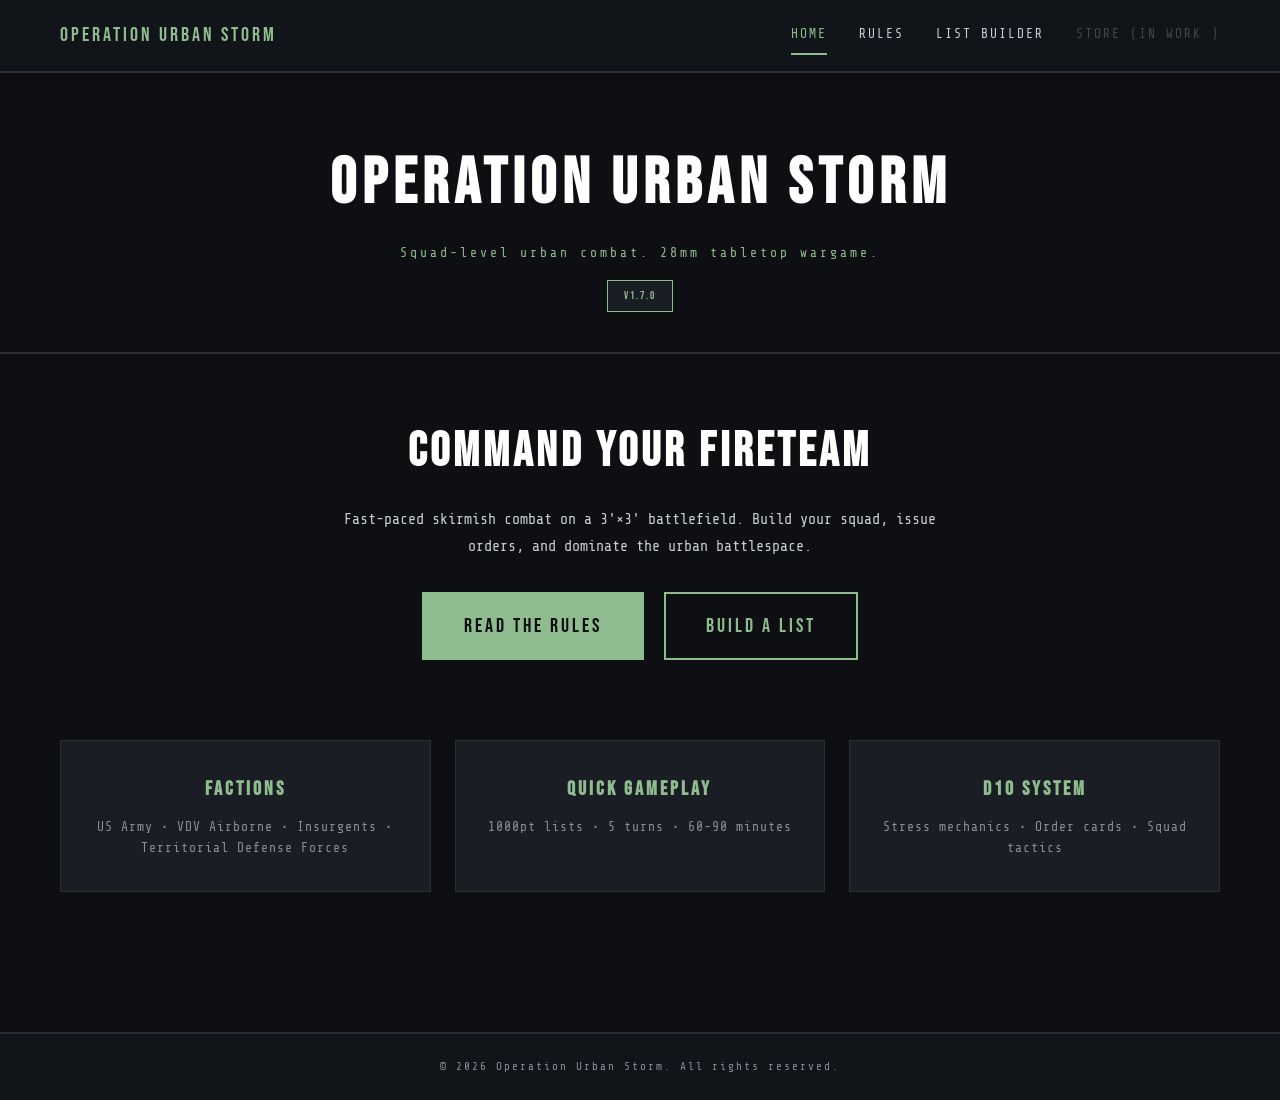
<file: index.html>
<!DOCTYPE html>
<html lang="en">
  <head>
    <meta charset="UTF-8">
    <meta name="viewport" content="width=device-width, initial-scale=1.0">
    <title>Operation Urban Storm</title>
    <link rel="stylesheet" href="css/style.css">
  </head>
  <body>

    <nav class="main-nav">
      <div class="nav-container">
        <div class="nav-brand">OPERATION URBAN STORM</div>
        <div class="nav-links">
          <a href="index.html" class="active">HOME</a>
          <a href="rules.html">RULES</a>
          <a href="listBuilder.html">LIST BUILDER</a>
          <a href="#" class="disabled">STORE (IN WORK )</a>
        </div>
      </div>
    </nav>

    <header>
      <h1>OPERATION URBAN STORM</h1>
      <p>Squad-level urban combat. 28mm tabletop wargame.</p>
      <div class="version-badge">V1.7.0</div>
    </header>

    <main class="home-main">
      <section class="hero-section">
        <h2>COMMAND YOUR FIRETEAM</h2>
        <p>Fast-paced skirmish combat on a 3'×3' battlefield. Build your squad, issue orders, and dominate the urban battlespace.</p>
        <div class="cta-buttons">
          <a href="rules.html" class="btn-primary">READ THE RULES</a>
          <a href="listBuilder.html" class="btn-secondary">BUILD A LIST</a>
        </div>
      </section>
      <section class="features">
        <div class="feature-card">
          <h3>FACTIONS</h3>
          <p>US Army • VDV Airborne • Insurgents • Territorial Defense Forces</p>
        </div>
        <div class="feature-card">
          <h3>QUICK GAMEPLAY</h3>
          <p>1000pt lists • 5 turns • 60-90 minutes</p>
        </div>
        <div class="feature-card">
          <h3>D10 SYSTEM</h3>
          <p>Stress mechanics • Order cards • Squad tactics</p>
        </div>
      </section>
    </main>

    <footer>
      <p>© 2026 Operation Urban Storm. All rights reserved.</p>
    </footer>

  </body>
</html>
</file>
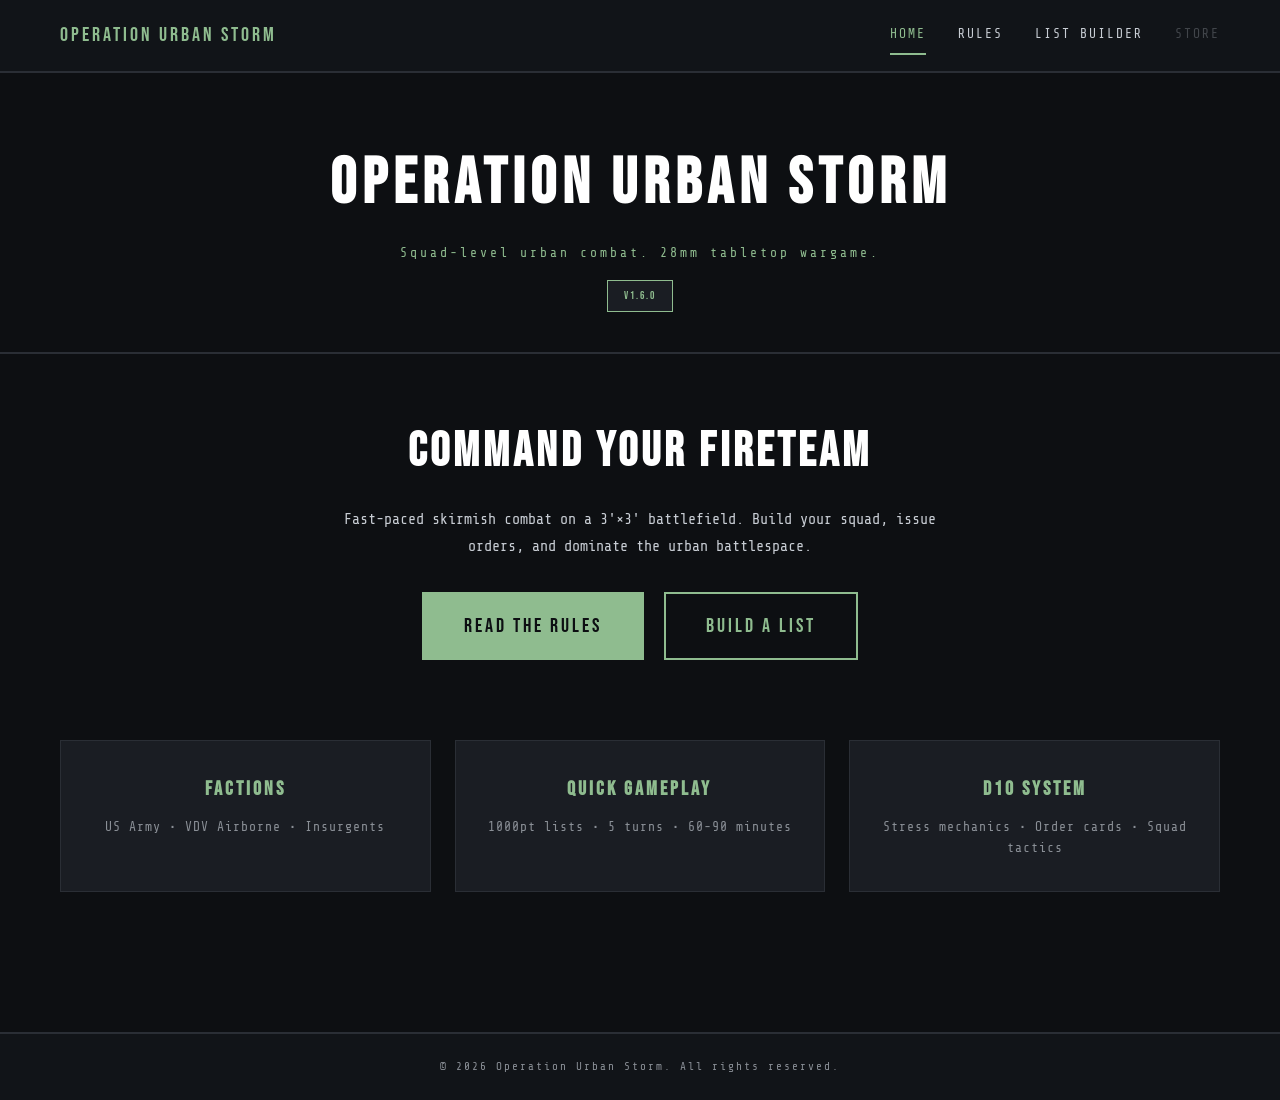
<file: HTML/index.html>
<!DOCTYPE html>
<html lang="en">
  <head>
    <meta charset="UTF-8">
    <meta name="viewport" content="width=device-width, initial-scale=1.0">
    <title>Operation Urban Storm</title>
    <link rel="stylesheet" href="../css/style.css">
  </head>
  <body>

    <nav class="main-nav">
      <div class="nav-container">
        <div class="nav-brand">OPERATION URBAN STORM</div>
        <div class="nav-links">
          <a href="index.html" class="active">HOME</a>
          <a href="rules.html">RULES</a>
          <a href="listBuilder.html">LIST BUILDER</a>
          <a href="#" class="disabled">STORE</a>
        </div>
      </div>
    </nav>

    <header>
      <h1>OPERATION URBAN STORM</h1>
      <p>Squad-level urban combat. 28mm tabletop wargame.</p>
      <div class="version-badge">V1.6.0</div>
    </header>

    <main class="home-main">
      <section class="hero-section">
        <h2>COMMAND YOUR FIRETEAM</h2>
        <p>Fast-paced skirmish combat on a 3'×3' battlefield. Build your squad, issue orders, and dominate the urban battlespace.</p>
        <div class="cta-buttons">
          <a href="rules.html" class="btn-primary">READ THE RULES</a>
          <a href="listBuilder.html" class="btn-secondary">BUILD A LIST</a>
        </div>
      </section>
      <section class="features">
        <div class="feature-card">
          <h3>FACTIONS</h3>
          <p>US Army • VDV Airborne • Insurgents</p>
        </div>
        <div class="feature-card">
          <h3>QUICK GAMEPLAY</h3>
          <p>1000pt lists • 5 turns • 60-90 minutes</p>
        </div>
        <div class="feature-card">
          <h3>D10 SYSTEM</h3>
          <p>Stress mechanics • Order cards • Squad tactics</p>
        </div>
      </section>
    </main>

    <footer>
      <p>© 2026 Operation Urban Storm. All rights reserved.</p>
    </footer>

  </body>
</html>
</file>
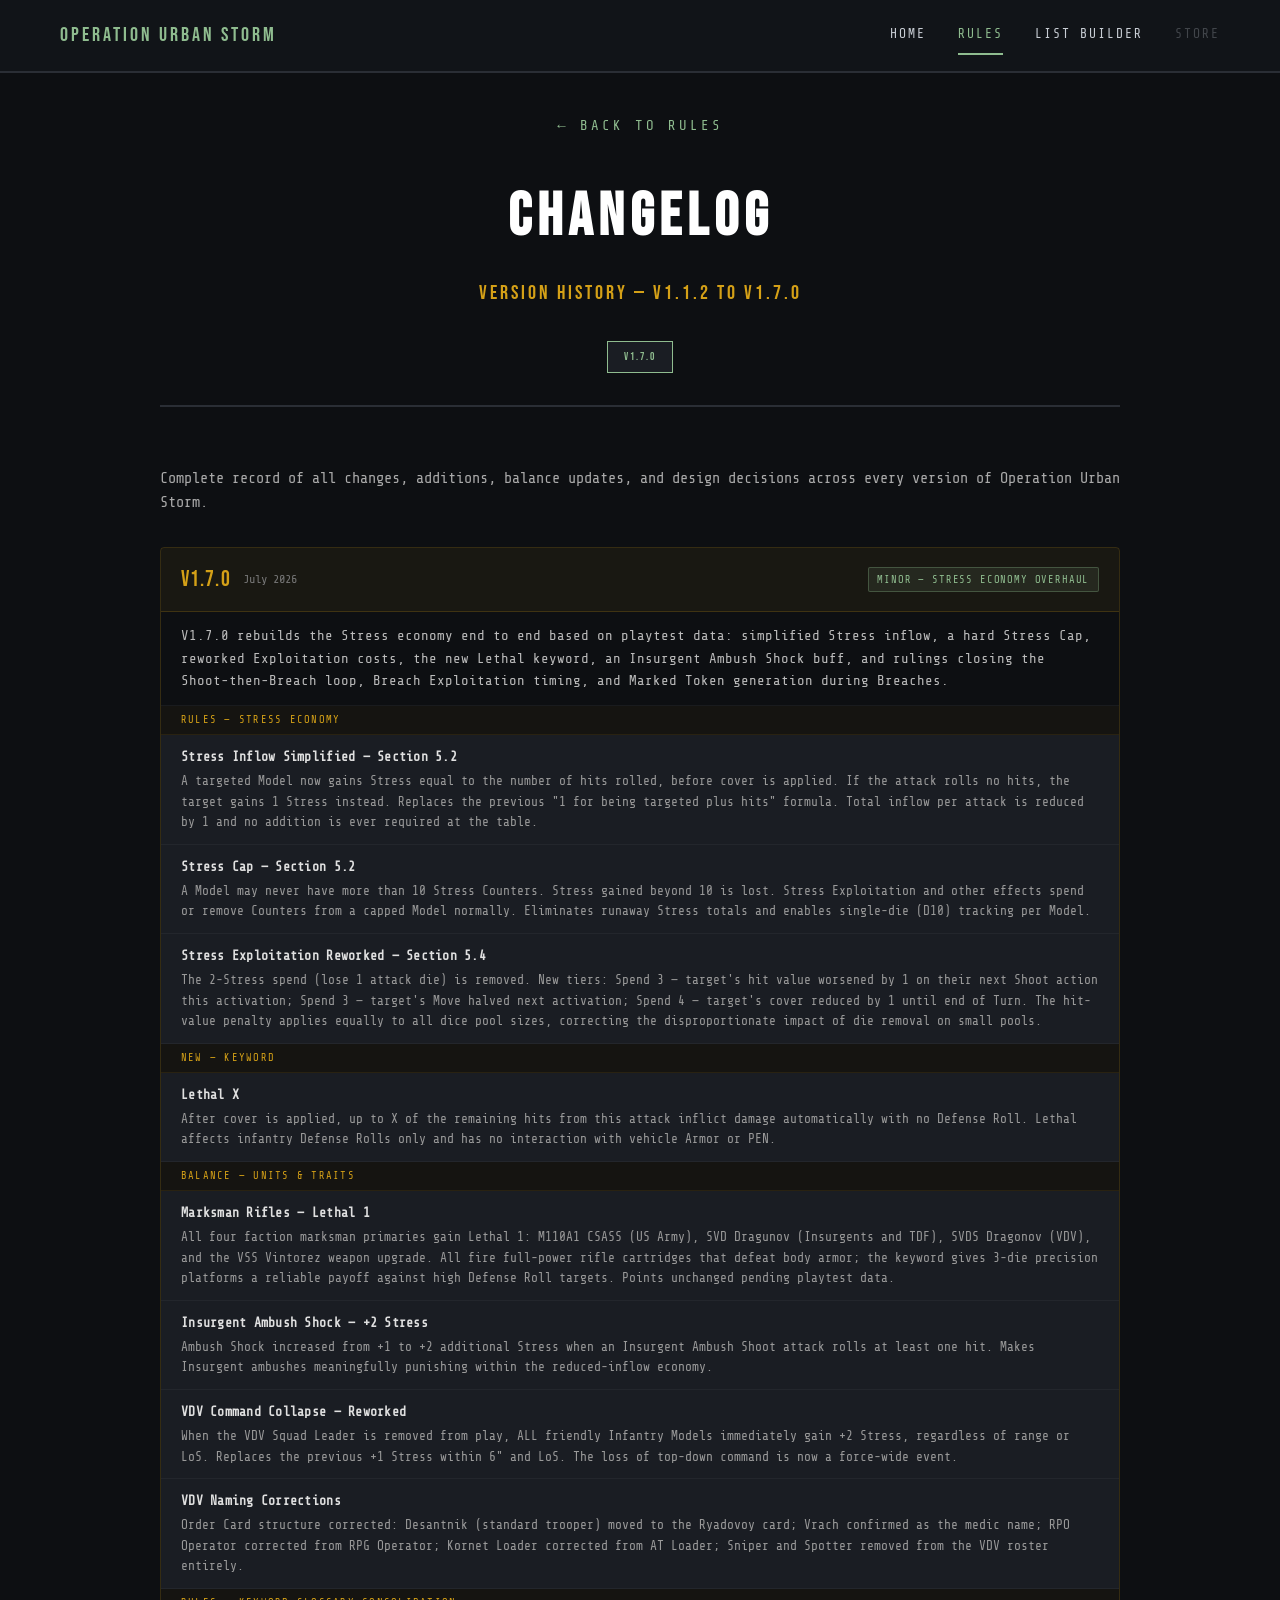
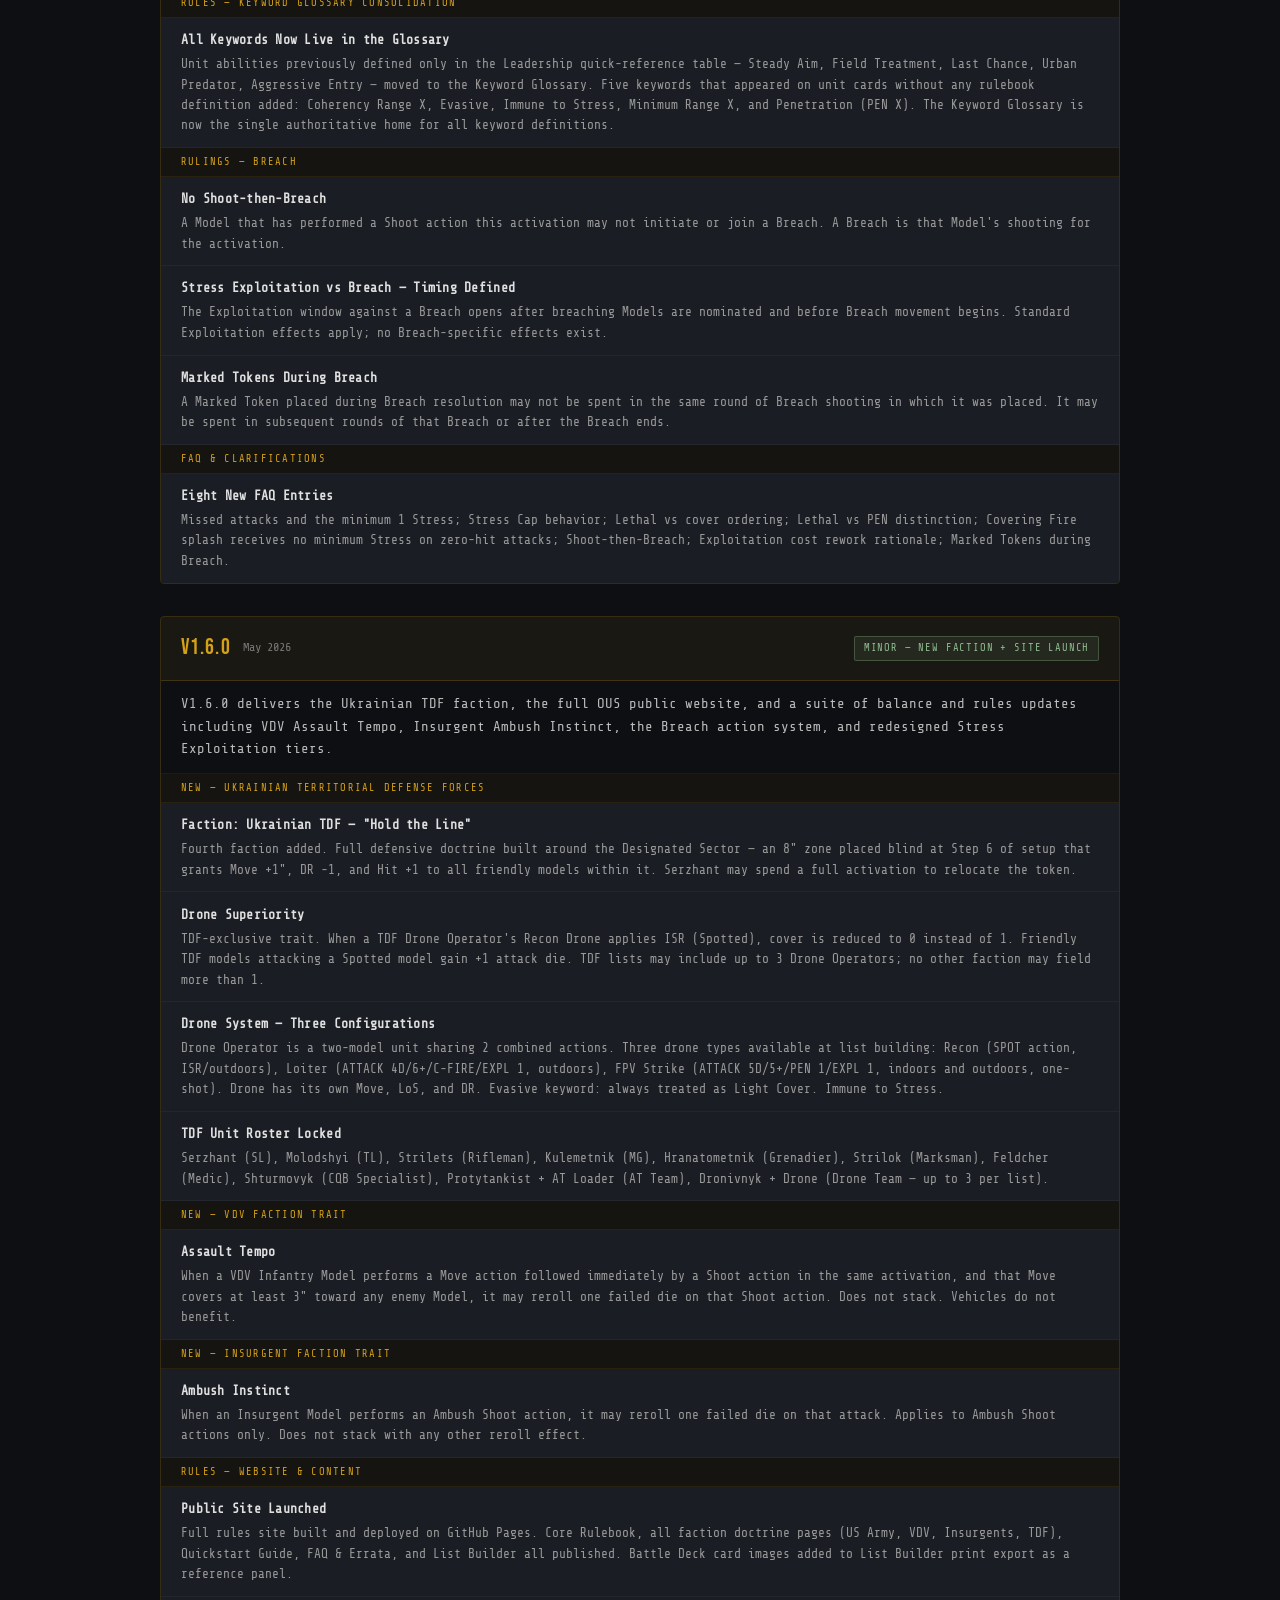
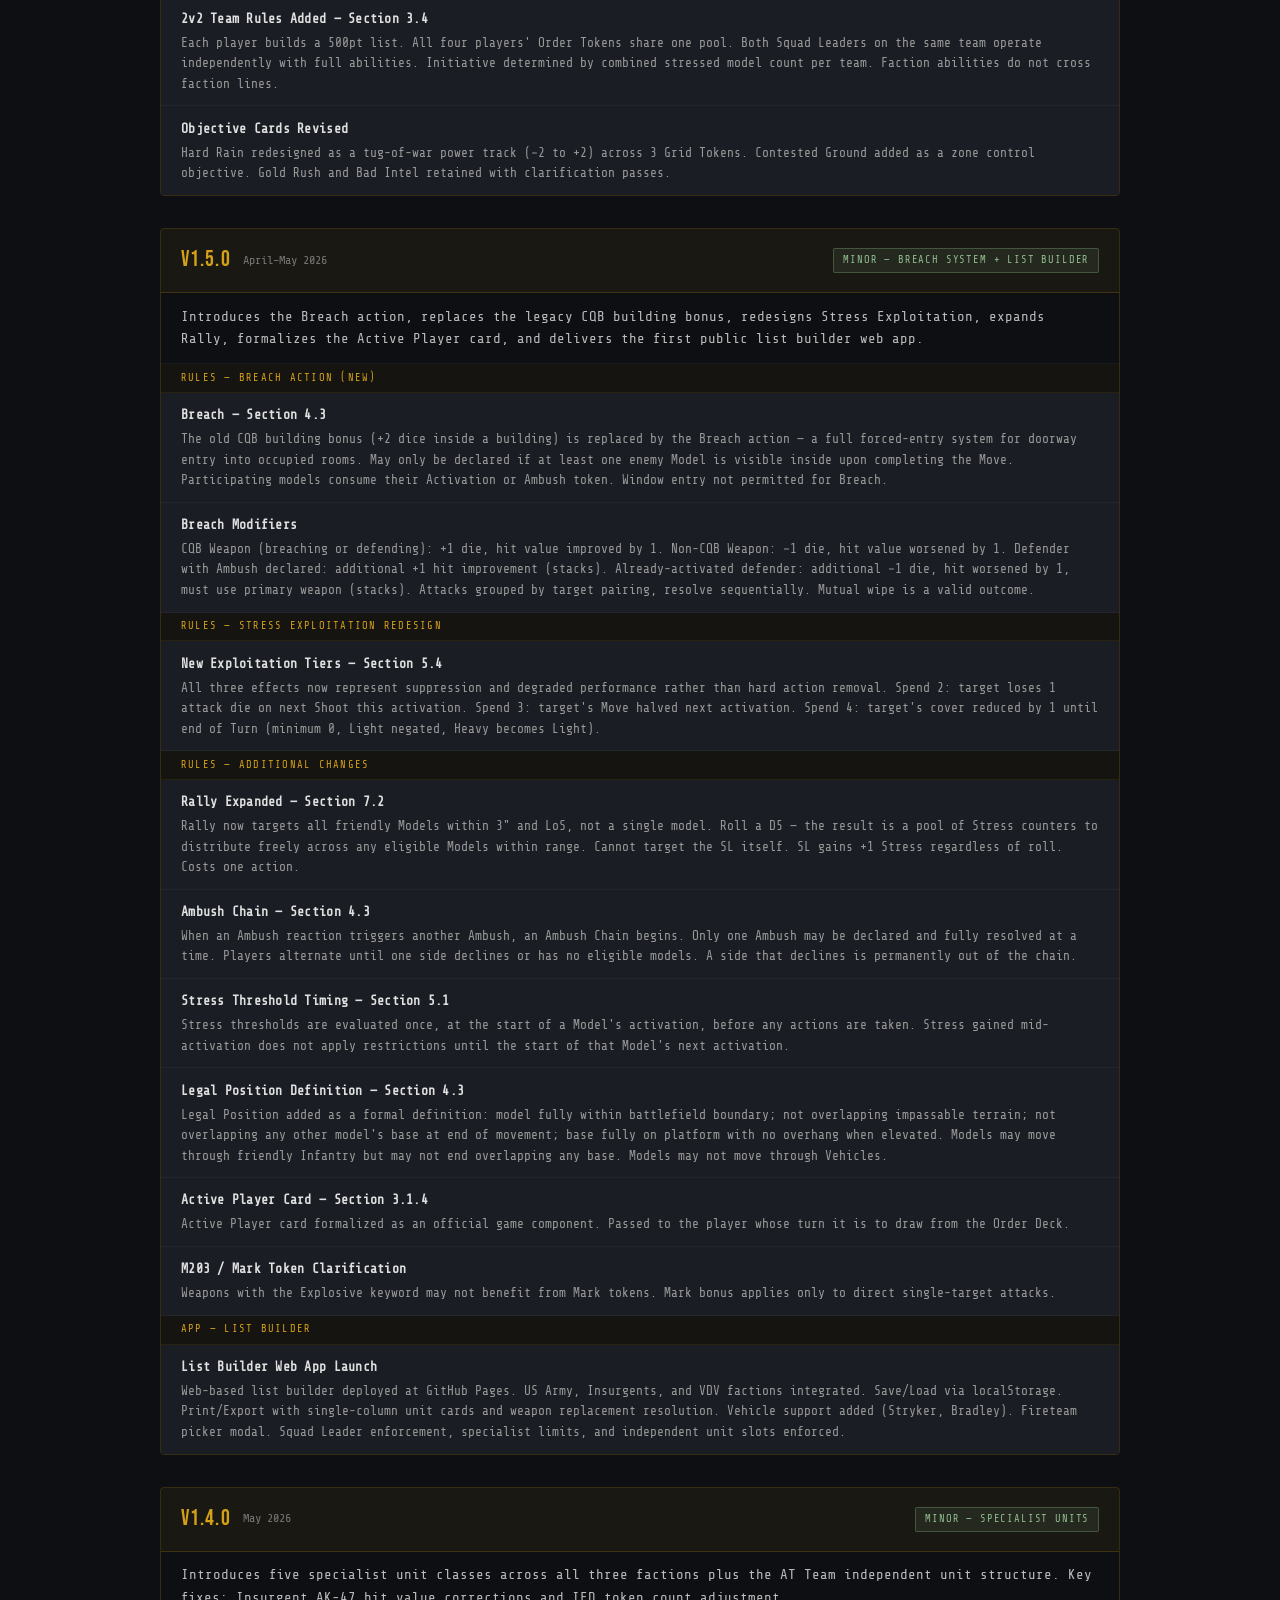
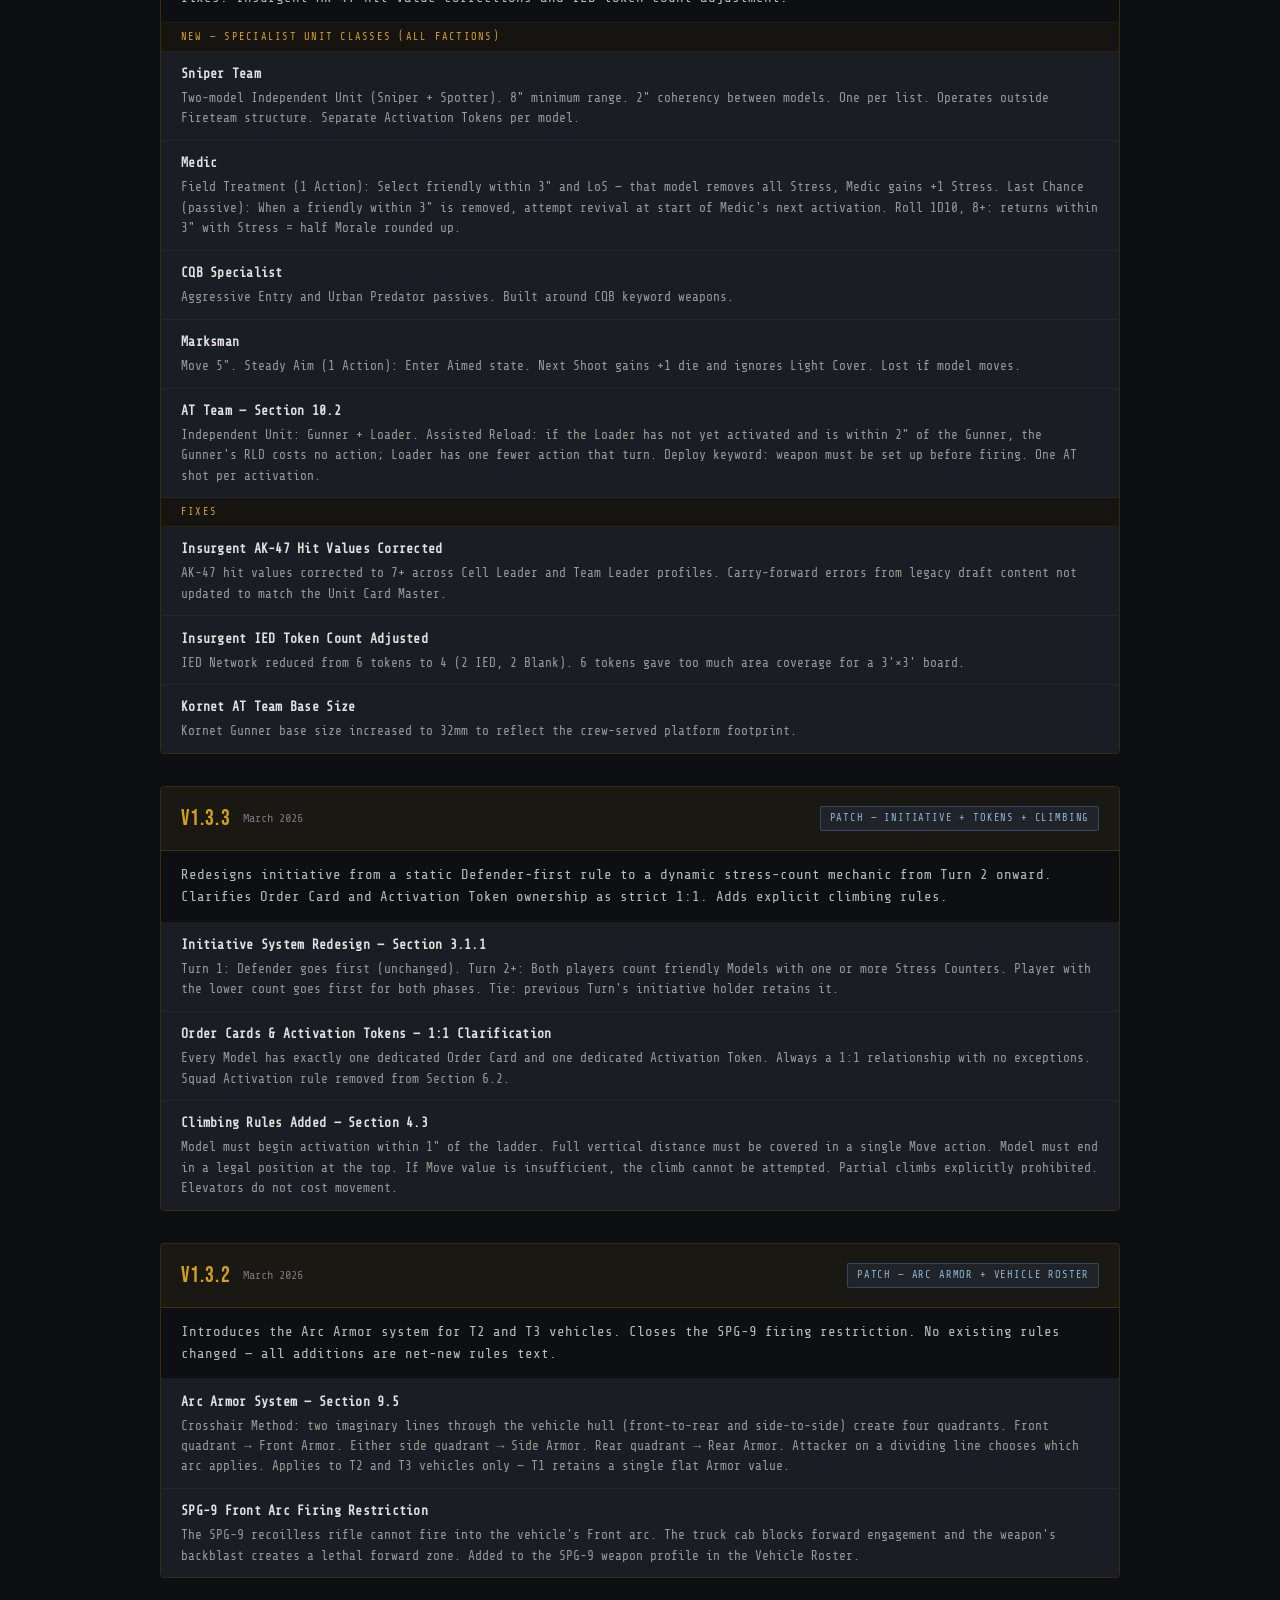
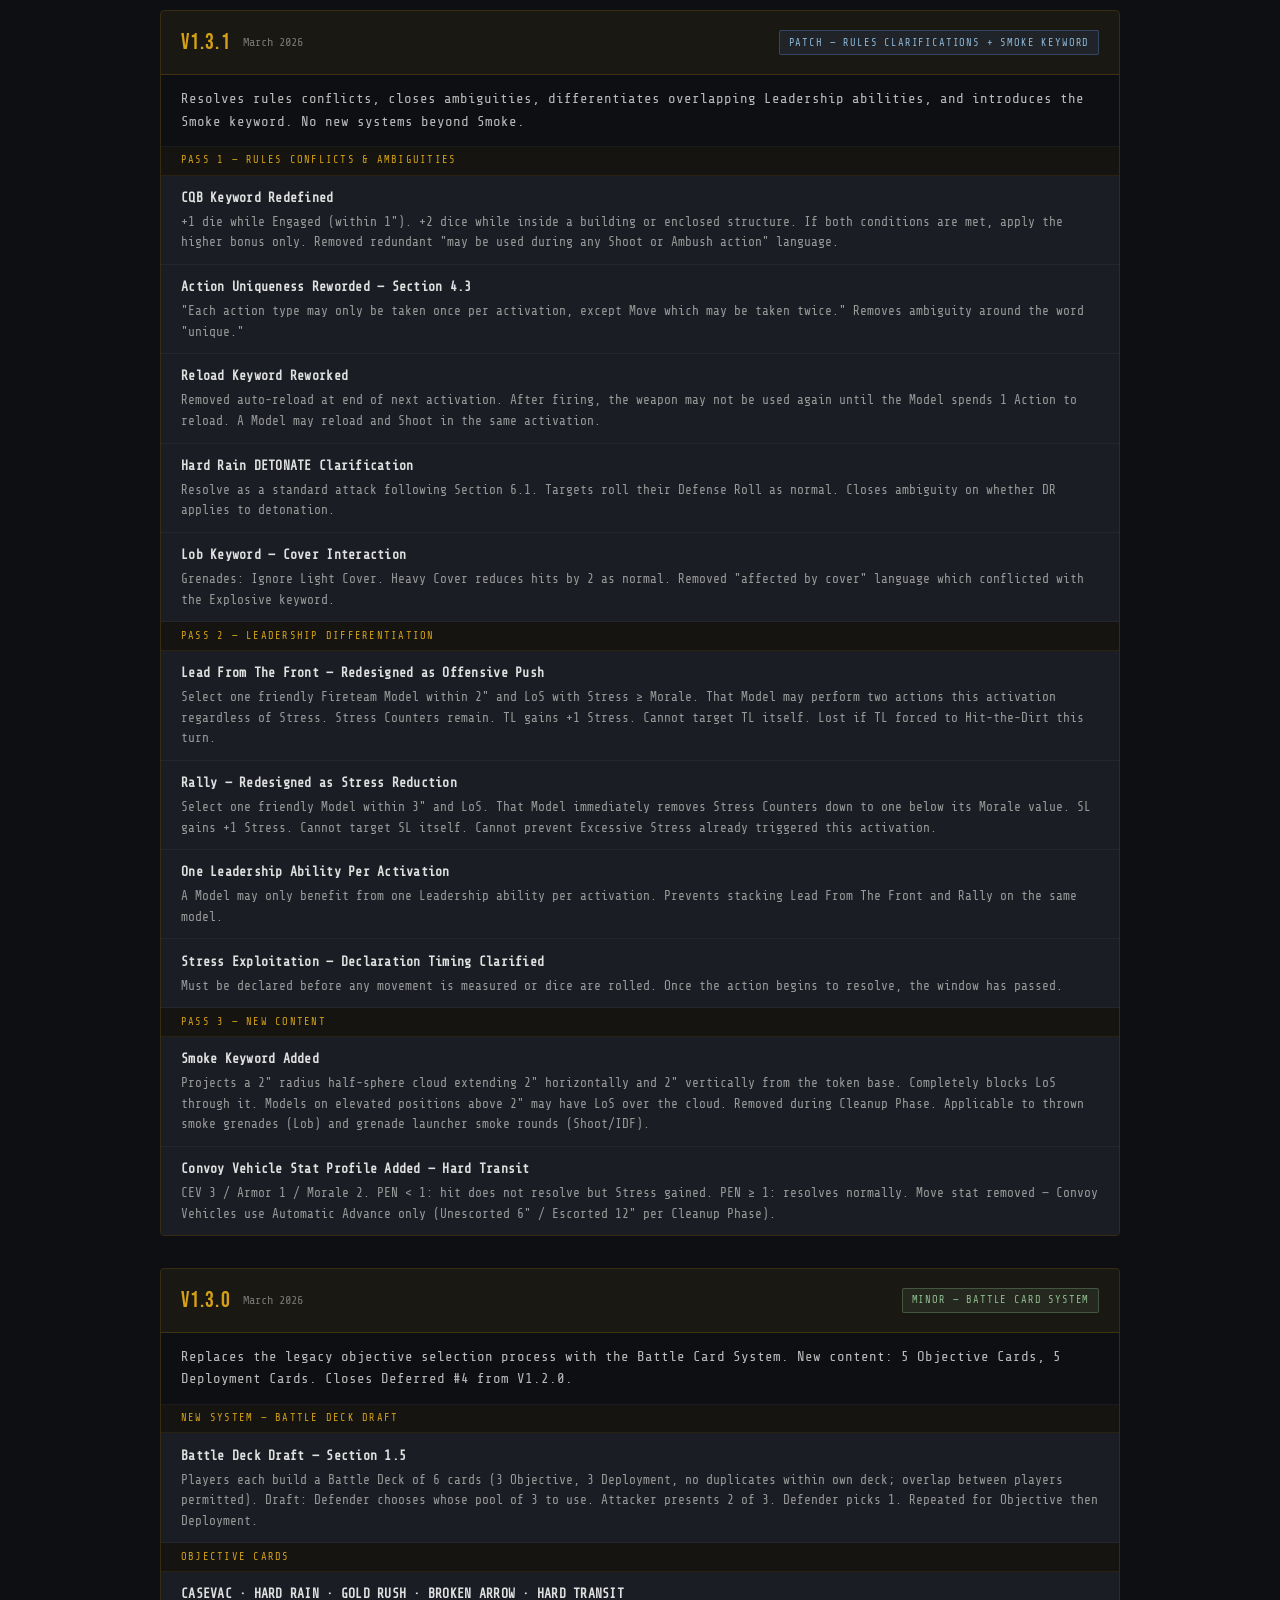
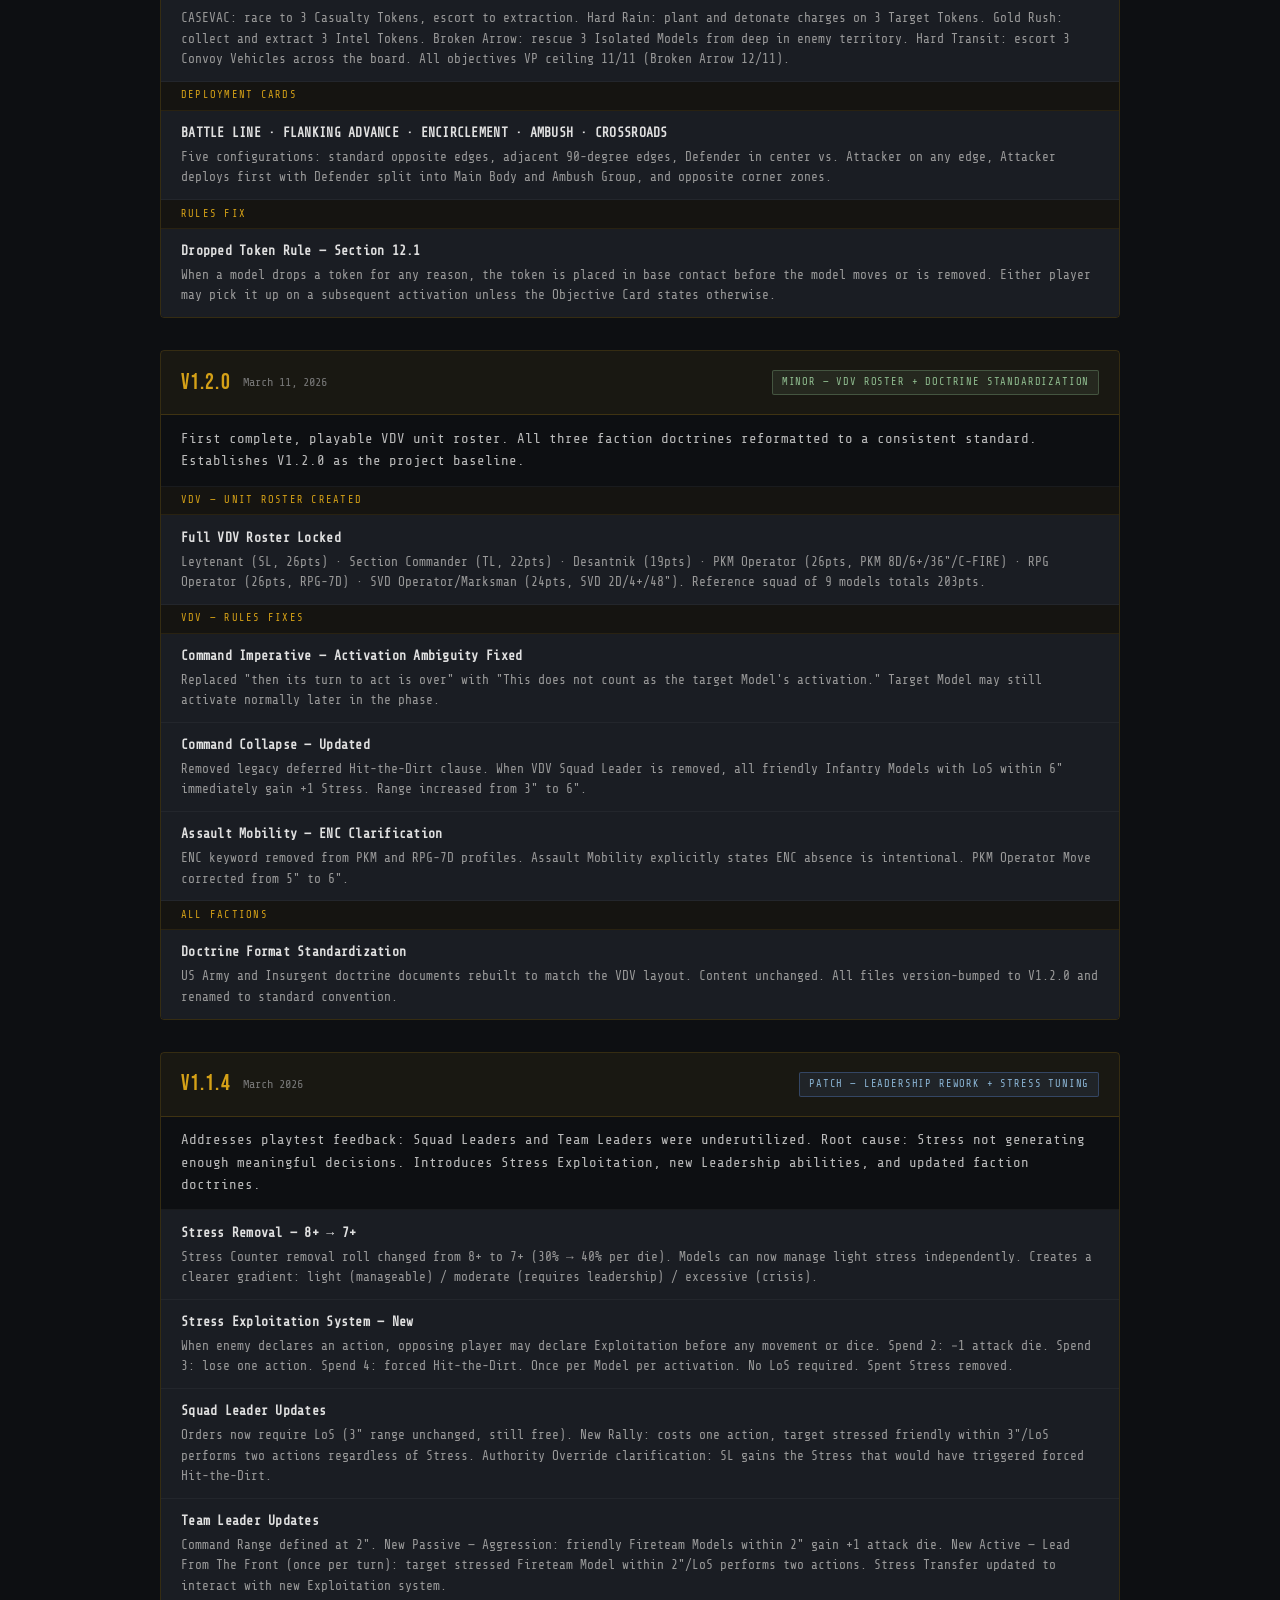
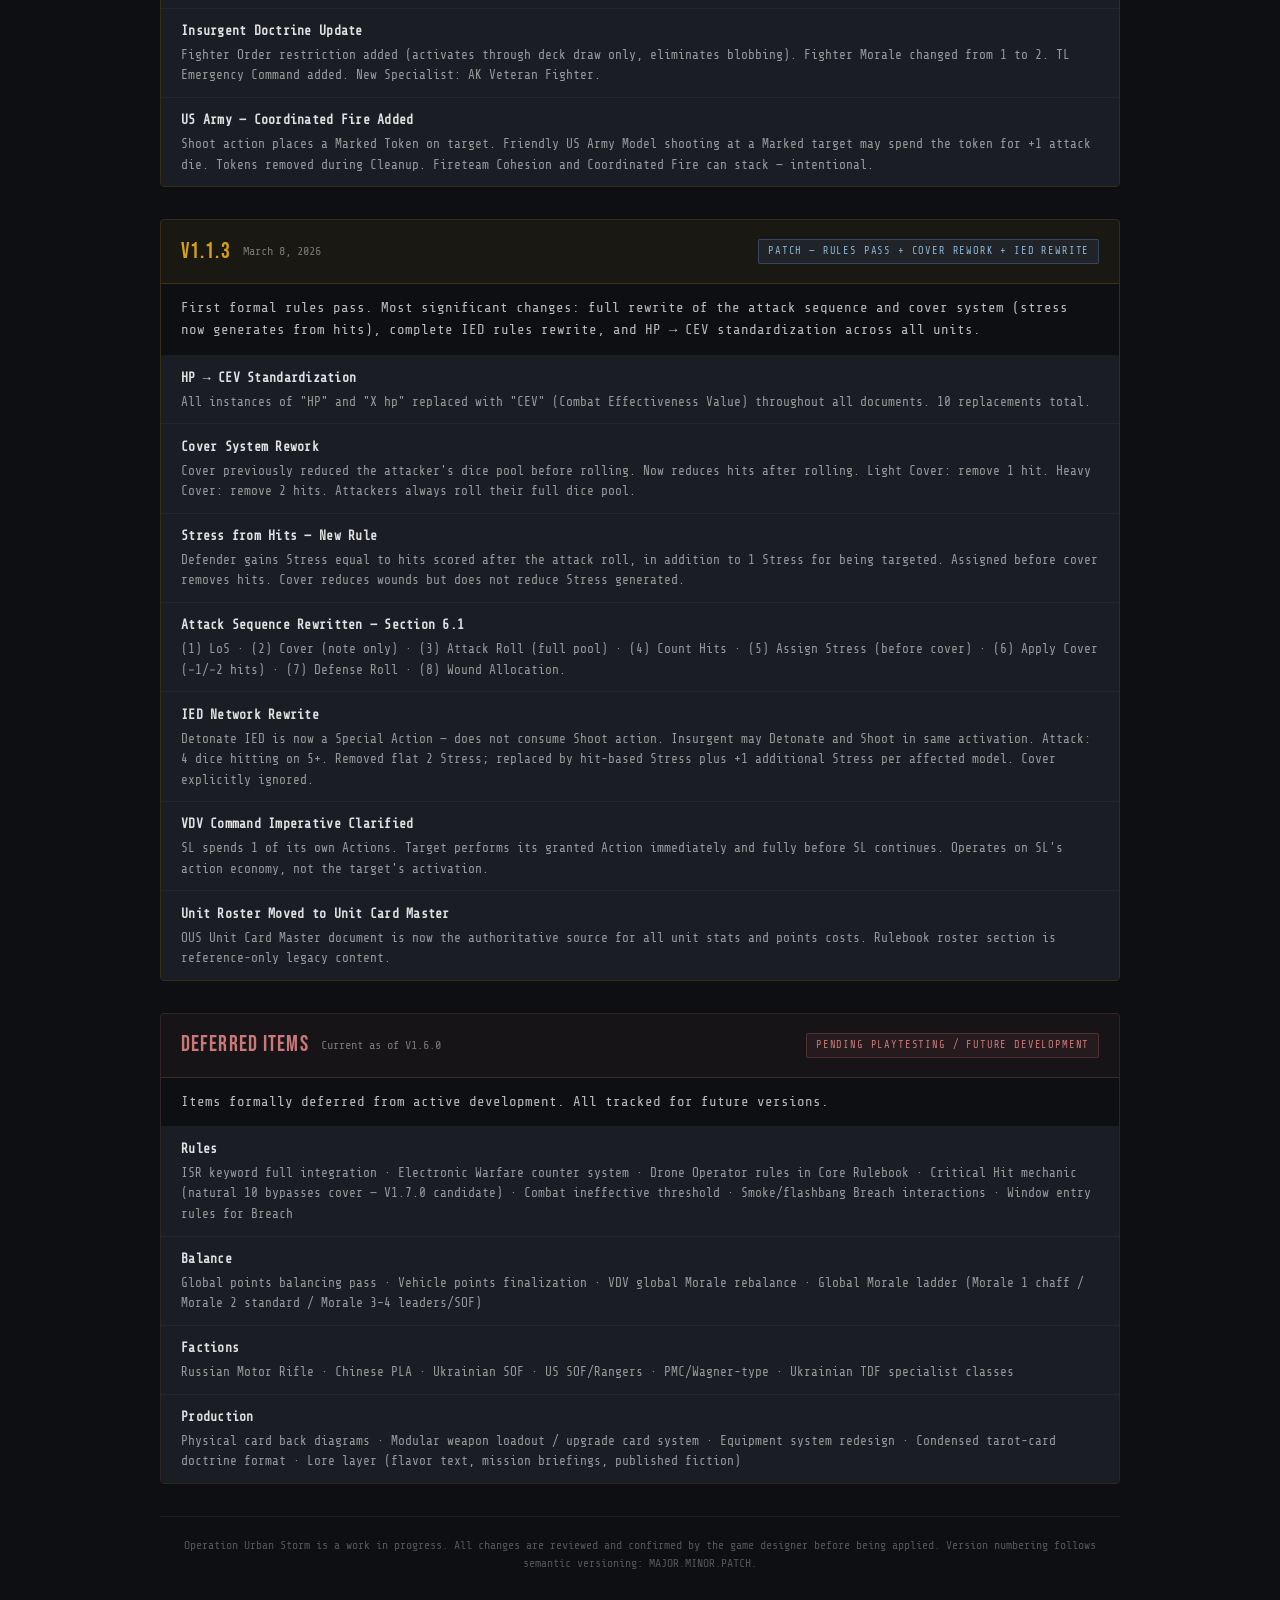
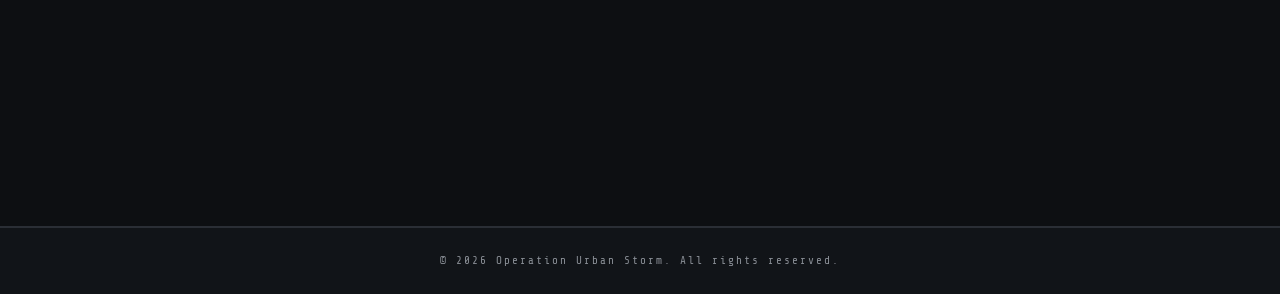
<file: changelog.html>
<!DOCTYPE html>
<html lang="en">
<head>
  <meta charset="UTF-8">
  <meta name="viewport" content="width=device-width, initial-scale=1.0">
  <title>Changelog — Operation Urban Storm</title>
  <link rel="stylesheet" href="css/style.css">
  <link rel="stylesheet" href="css/doc.css">
</head>
<body>

  <nav class="main-nav">
    <div class="nav-container">
      <div class="nav-brand">OPERATION URBAN STORM</div>
      <div class="nav-links">
        <a href="index.html">HOME</a>
        <a href="rules.html" class="active">RULES</a>
        <a href="listBuilder.html">LIST BUILDER</a>
        <a href="#" class="disabled">STORE</a>
      </div>
    </div>
  </nav>

  <main class="doc-main">

    <div class="doc-page-header">
      <a href="rules.html" class="back-link">← BACK TO RULES</a>
      <h1>CHANGELOG</h1>
      <div class="doctrine-subtitle">Version History — V1.1.2 to V1.7.0</div>
      <div class="version-badge">V1.7.0</div>
    </div>

    <section class="doc-section">
      <p class="changelog-intro">Complete record of all changes, additions, balance updates, and design decisions across every version of Operation Urban Storm.</p>

      <!-- V1.7.0 -->
      <div class="changelog-version">
        <div class="changelog-version-header">
          <span class="changelog-version-number">V1.7.0</span>
          <span class="changelog-version-date">July 2026</span>
          <span class="changelog-version-type type-minor">MINOR — STRESS ECONOMY OVERHAUL</span>
        </div>
        <p class="changelog-summary">V1.7.0 rebuilds the Stress economy end to end based on playtest data: simplified Stress inflow, a hard Stress Cap, reworked Exploitation costs, the new Lethal keyword, an Insurgent Ambush Shock buff, and rulings closing the Shoot-then-Breach loop, Breach Exploitation timing, and Marked Token generation during Breaches.</p>

        <div class="changelog-section-label">RULES — STRESS ECONOMY</div>
        <div class="rule-block">
          <h4>Stress Inflow Simplified — Section 5.2</h4>
          <p>A targeted Model now gains Stress equal to the number of hits rolled, before cover is applied. If the attack rolls no hits, the target gains 1 Stress instead. Replaces the previous "1 for being targeted plus hits" formula. Total inflow per attack is reduced by 1 and no addition is ever required at the table.</p>
        </div>
        <div class="rule-block">
          <h4>Stress Cap — Section 5.2</h4>
          <p>A Model may never have more than 10 Stress Counters. Stress gained beyond 10 is lost. Stress Exploitation and other effects spend or remove Counters from a capped Model normally. Eliminates runaway Stress totals and enables single-die (D10) tracking per Model.</p>
        </div>
        <div class="rule-block">
          <h4>Stress Exploitation Reworked — Section 5.4</h4>
          <p>The 2-Stress spend (lose 1 attack die) is removed. New tiers: Spend 3 — target's hit value worsened by 1 on their next Shoot action this activation; Spend 3 — target's Move halved next activation; Spend 4 — target's cover reduced by 1 until end of Turn. The hit-value penalty applies equally to all dice pool sizes, correcting the disproportionate impact of die removal on small pools.</p>
        </div>

        <div class="changelog-section-label">NEW — KEYWORD</div>
        <div class="rule-block">
          <h4>Lethal X</h4>
          <p>After cover is applied, up to X of the remaining hits from this attack inflict damage automatically with no Defense Roll. Lethal affects infantry Defense Rolls only and has no interaction with vehicle Armor or PEN.</p>
        </div>

        <div class="changelog-section-label">BALANCE — UNITS & TRAITS</div>
        <div class="rule-block">
          <h4>Marksman Rifles — Lethal 1</h4>
          <p>All four faction marksman primaries gain Lethal 1: M110A1 CSASS (US Army), SVD Dragunov (Insurgents and TDF), SVDS Dragonov (VDV), and the VSS Vintorez weapon upgrade. All fire full-power rifle cartridges that defeat body armor; the keyword gives 3-die precision platforms a reliable payoff against high Defense Roll targets. Points unchanged pending playtest data.</p>
        </div>
        <div class="rule-block">
          <h4>Insurgent Ambush Shock — +2 Stress</h4>
          <p>Ambush Shock increased from +1 to +2 additional Stress when an Insurgent Ambush Shoot attack rolls at least one hit. Makes Insurgent ambushes meaningfully punishing within the reduced-inflow economy.</p>
        </div>
        <div class="rule-block">
          <h4>VDV Command Collapse — Reworked</h4>
          <p>When the VDV Squad Leader is removed from play, ALL friendly Infantry Models immediately gain +2 Stress, regardless of range or LoS. Replaces the previous +1 Stress within 6" and LoS. The loss of top-down command is now a force-wide event.</p>
        </div>
        <div class="rule-block">
          <h4>VDV Naming Corrections</h4>
          <p>Order Card structure corrected: Desantnik (standard trooper) moved to the Ryadovoy card; Vrach confirmed as the medic name; RPO Operator corrected from RPG Operator; Kornet Loader corrected from AT Loader; Sniper and Spotter removed from the VDV roster entirely.</p>
        </div>

        <div class="changelog-section-label">RULES — KEYWORD GLOSSARY CONSOLIDATION</div>
        <div class="rule-block">
          <h4>All Keywords Now Live in the Glossary</h4>
          <p>Unit abilities previously defined only in the Leadership quick-reference table — Steady Aim, Field Treatment, Last Chance, Urban Predator, Aggressive Entry — moved to the Keyword Glossary. Five keywords that appeared on unit cards without any rulebook definition added: Coherency Range X, Evasive, Immune to Stress, Minimum Range X, and Penetration (PEN X). The Keyword Glossary is now the single authoritative home for all keyword definitions.</p>
        </div>

        <div class="changelog-section-label">RULINGS — BREACH</div>
        <div class="rule-block">
          <h4>No Shoot-then-Breach</h4>
          <p>A Model that has performed a Shoot action this activation may not initiate or join a Breach. A Breach is that Model's shooting for the activation.</p>
        </div>
        <div class="rule-block">
          <h4>Stress Exploitation vs Breach — Timing Defined</h4>
          <p>The Exploitation window against a Breach opens after breaching Models are nominated and before Breach movement begins. Standard Exploitation effects apply; no Breach-specific effects exist.</p>
        </div>
        <div class="rule-block">
          <h4>Marked Tokens During Breach</h4>
          <p>A Marked Token placed during Breach resolution may not be spent in the same round of Breach shooting in which it was placed. It may be spent in subsequent rounds of that Breach or after the Breach ends.</p>
        </div>

        <div class="changelog-section-label">FAQ & CLARIFICATIONS</div>
        <div class="rule-block">
          <h4>Eight New FAQ Entries</h4>
          <p>Missed attacks and the minimum 1 Stress; Stress Cap behavior; Lethal vs cover ordering; Lethal vs PEN distinction; Covering Fire splash receives no minimum Stress on zero-hit attacks; Shoot-then-Breach; Exploitation cost rework rationale; Marked Tokens during Breach.</p>
        </div>
      </div>

      <!-- V1.6.0 -->
      <div class="changelog-version">
        <div class="changelog-version-header">
          <span class="changelog-version-number">V1.6.0</span>
          <span class="changelog-version-date">May 2026</span>
          <span class="changelog-version-type type-minor">MINOR — NEW FACTION + SITE LAUNCH</span>
        </div>
        <p class="changelog-summary">V1.6.0 delivers the Ukrainian TDF faction, the full OUS public website, and a suite of balance and rules updates including VDV Assault Tempo, Insurgent Ambush Instinct, the Breach action system, and redesigned Stress Exploitation tiers.</p>

        <div class="changelog-section-label">NEW — UKRAINIAN TERRITORIAL DEFENSE FORCES</div>
        <div class="rule-block">
          <h4>Faction: Ukrainian TDF — "Hold the Line"</h4>
          <p>Fourth faction added. Full defensive doctrine built around the Designated Sector — an 8" zone placed blind at Step 6 of setup that grants Move +1", DR -1, and Hit +1 to all friendly models within it. Serzhant may spend a full activation to relocate the token.</p>
        </div>
        <div class="rule-block">
          <h4>Drone Superiority</h4>
          <p>TDF-exclusive trait. When a TDF Drone Operator's Recon Drone applies ISR (Spotted), cover is reduced to 0 instead of 1. Friendly TDF models attacking a Spotted model gain +1 attack die. TDF lists may include up to 3 Drone Operators; no other faction may field more than 1.</p>
        </div>
        <div class="rule-block">
          <h4>Drone System — Three Configurations</h4>
          <p>Drone Operator is a two-model unit sharing 2 combined actions. Three drone types available at list building: Recon (SPOT action, ISR/outdoors), Loiter (ATTACK 4D/6+/C-FIRE/EXPL 1, outdoors), FPV Strike (ATTACK 5D/5+/PEN 1/EXPL 1, indoors and outdoors, one-shot). Drone has its own Move, LoS, and DR. Evasive keyword: always treated as Light Cover. Immune to Stress.</p>
        </div>
        <div class="rule-block">
          <h4>TDF Unit Roster Locked</h4>
          <p>Serzhant (SL), Molodshyi (TL), Strilets (Rifleman), Kulemetnik (MG), Hranatometnik (Grenadier), Strilok (Marksman), Feldcher (Medic), Shturmovyk (CQB Specialist), Protytankist + AT Loader (AT Team), Dronivnyk + Drone (Drone Team — up to 3 per list).</p>
        </div>

        <div class="changelog-section-label">NEW — VDV FACTION TRAIT</div>
        <div class="rule-block">
          <h4>Assault Tempo</h4>
          <p>When a VDV Infantry Model performs a Move action followed immediately by a Shoot action in the same activation, and that Move covers at least 3" toward any enemy Model, it may reroll one failed die on that Shoot action. Does not stack. Vehicles do not benefit.</p>
        </div>

        <div class="changelog-section-label">NEW — INSURGENT FACTION TRAIT</div>
        <div class="rule-block">
          <h4>Ambush Instinct</h4>
          <p>When an Insurgent Model performs an Ambush Shoot action, it may reroll one failed die on that attack. Applies to Ambush Shoot actions only. Does not stack with any other reroll effect.</p>
        </div>

        <div class="changelog-section-label">RULES — WEBSITE & CONTENT</div>
        <div class="rule-block">
          <h4>Public Site Launched</h4>
          <p>Full rules site built and deployed on GitHub Pages. Core Rulebook, all faction doctrine pages (US Army, VDV, Insurgents, TDF), Quickstart Guide, FAQ & Errata, and List Builder all published. Battle Deck card images added to List Builder print export as a reference panel.</p>
        </div>
        <div class="rule-block">
          <h4>2v2 Team Rules Added — Section 3.4</h4>
          <p>Each player builds a 500pt list. All four players' Order Tokens share one pool. Both Squad Leaders on the same team operate independently with full abilities. Initiative determined by combined stressed model count per team. Faction abilities do not cross faction lines.</p>
        </div>
        <div class="rule-block">
          <h4>Objective Cards Revised</h4>
          <p>Hard Rain redesigned as a tug-of-war power track (−2 to +2) across 3 Grid Tokens. Contested Ground added as a zone control objective. Gold Rush and Bad Intel retained with clarification passes.</p>
        </div>
      </div>

      <!-- V1.5.0 -->
      <div class="changelog-version">
        <div class="changelog-version-header">
          <span class="changelog-version-number">V1.5.0</span>
          <span class="changelog-version-date">April–May 2026</span>
          <span class="changelog-version-type type-minor">MINOR — BREACH SYSTEM + LIST BUILDER</span>
        </div>
        <p class="changelog-summary">Introduces the Breach action, replaces the legacy CQB building bonus, redesigns Stress Exploitation, expands Rally, formalizes the Active Player card, and delivers the first public list builder web app.</p>

        <div class="changelog-section-label">RULES — BREACH ACTION (NEW)</div>
        <div class="rule-block">
          <h4>Breach — Section 4.3</h4>
          <p>The old CQB building bonus (+2 dice inside a building) is replaced by the Breach action — a full forced-entry system for doorway entry into occupied rooms. May only be declared if at least one enemy Model is visible inside upon completing the Move. Participating models consume their Activation or Ambush token. Window entry not permitted for Breach.</p>
        </div>
        <div class="rule-block">
          <h4>Breach Modifiers</h4>
          <p>CQB Weapon (breaching or defending): +1 die, hit value improved by 1. Non-CQB Weapon: −1 die, hit value worsened by 1. Defender with Ambush declared: additional +1 hit improvement (stacks). Already-activated defender: additional −1 die, hit worsened by 1, must use primary weapon (stacks). Attacks grouped by target pairing, resolve sequentially. Mutual wipe is a valid outcome.</p>
        </div>

        <div class="changelog-section-label">RULES — STRESS EXPLOITATION REDESIGN</div>
        <div class="rule-block">
          <h4>New Exploitation Tiers — Section 5.4</h4>
          <p>All three effects now represent suppression and degraded performance rather than hard action removal. Spend 2: target loses 1 attack die on next Shoot this activation. Spend 3: target's Move halved next activation. Spend 4: target's cover reduced by 1 until end of Turn (minimum 0, Light negated, Heavy becomes Light).</p>
        </div>

        <div class="changelog-section-label">RULES — ADDITIONAL CHANGES</div>
        <div class="rule-block">
          <h4>Rally Expanded — Section 7.2</h4>
          <p>Rally now targets all friendly Models within 3" and LoS, not a single model. Roll a D5 — the result is a pool of Stress counters to distribute freely across any eligible Models within range. Cannot target the SL itself. SL gains +1 Stress regardless of roll. Costs one action.</p>
        </div>
        <div class="rule-block">
          <h4>Ambush Chain — Section 4.3</h4>
          <p>When an Ambush reaction triggers another Ambush, an Ambush Chain begins. Only one Ambush may be declared and fully resolved at a time. Players alternate until one side declines or has no eligible models. A side that declines is permanently out of the chain.</p>
        </div>
        <div class="rule-block">
          <h4>Stress Threshold Timing — Section 5.1</h4>
          <p>Stress thresholds are evaluated once, at the start of a Model's activation, before any actions are taken. Stress gained mid-activation does not apply restrictions until the start of that Model's next activation.</p>
        </div>
        <div class="rule-block">
          <h4>Legal Position Definition — Section 4.3</h4>
          <p>Legal Position added as a formal definition: model fully within battlefield boundary; not overlapping impassable terrain; not overlapping any other model's base at end of movement; base fully on platform with no overhang when elevated. Models may move through friendly Infantry but may not end overlapping any base. Models may not move through Vehicles.</p>
        </div>
        <div class="rule-block">
          <h4>Active Player Card — Section 3.1.4</h4>
          <p>Active Player card formalized as an official game component. Passed to the player whose turn it is to draw from the Order Deck.</p>
        </div>
        <div class="rule-block">
          <h4>M203 / Mark Token Clarification</h4>
          <p>Weapons with the Explosive keyword may not benefit from Mark tokens. Mark bonus applies only to direct single-target attacks.</p>
        </div>

        <div class="changelog-section-label">APP — LIST BUILDER</div>
        <div class="rule-block">
          <h4>List Builder Web App Launch</h4>
          <p>Web-based list builder deployed at GitHub Pages. US Army, Insurgents, and VDV factions integrated. Save/Load via localStorage. Print/Export with single-column unit cards and weapon replacement resolution. Vehicle support added (Stryker, Bradley). Fireteam picker modal. Squad Leader enforcement, specialist limits, and independent unit slots enforced.</p>
        </div>
      </div>

      <!-- V1.4.0 -->
      <div class="changelog-version">
        <div class="changelog-version-header">
          <span class="changelog-version-number">V1.4.0</span>
          <span class="changelog-version-date">May 2026</span>
          <span class="changelog-version-type type-minor">MINOR — SPECIALIST UNITS</span>
        </div>
        <p class="changelog-summary">Introduces five specialist unit classes across all three factions plus the AT Team independent unit structure. Key fixes: Insurgent AK-47 hit value corrections and IED token count adjustment.</p>

        <div class="changelog-section-label">NEW — SPECIALIST UNIT CLASSES (ALL FACTIONS)</div>
        <div class="rule-block">
          <h4>Sniper Team</h4>
          <p>Two-model Independent Unit (Sniper + Spotter). 8" minimum range. 2" coherency between models. One per list. Operates outside Fireteam structure. Separate Activation Tokens per model.</p>
        </div>
        <div class="rule-block">
          <h4>Medic</h4>
          <p>Field Treatment (1 Action): Select friendly within 3" and LoS — that model removes all Stress, Medic gains +1 Stress. Last Chance (passive): When a friendly within 3" is removed, attempt revival at start of Medic's next activation. Roll 1D10, 8+: returns within 3" with Stress = half Morale rounded up.</p>
        </div>
        <div class="rule-block">
          <h4>CQB Specialist</h4>
          <p>Aggressive Entry and Urban Predator passives. Built around CQB keyword weapons.</p>
        </div>
        <div class="rule-block">
          <h4>Marksman</h4>
          <p>Move 5". Steady Aim (1 Action): Enter Aimed state. Next Shoot gains +1 die and ignores Light Cover. Lost if model moves.</p>
        </div>
        <div class="rule-block">
          <h4>AT Team — Section 10.2</h4>
          <p>Independent Unit: Gunner + Loader. Assisted Reload: if the Loader has not yet activated and is within 2" of the Gunner, the Gunner's RLD costs no action; Loader has one fewer action that turn. Deploy keyword: weapon must be set up before firing. One AT shot per activation.</p>
        </div>

        <div class="changelog-section-label">FIXES</div>
        <div class="rule-block">
          <h4>Insurgent AK-47 Hit Values Corrected</h4>
          <p>AK-47 hit values corrected to 7+ across Cell Leader and Team Leader profiles. Carry-forward errors from legacy draft content not updated to match the Unit Card Master.</p>
        </div>
        <div class="rule-block">
          <h4>Insurgent IED Token Count Adjusted</h4>
          <p>IED Network reduced from 6 tokens to 4 (2 IED, 2 Blank). 6 tokens gave too much area coverage for a 3'×3' board.</p>
        </div>
        <div class="rule-block">
          <h4>Kornet AT Team Base Size</h4>
          <p>Kornet Gunner base size increased to 32mm to reflect the crew-served platform footprint.</p>
        </div>
      </div>

      <!-- V1.3.3 -->
      <div class="changelog-version">
        <div class="changelog-version-header">
          <span class="changelog-version-number">V1.3.3</span>
          <span class="changelog-version-date">March 2026</span>
          <span class="changelog-version-type type-patch">PATCH — INITIATIVE + TOKENS + CLIMBING</span>
        </div>
        <p class="changelog-summary">Redesigns initiative from a static Defender-first rule to a dynamic stress-count mechanic from Turn 2 onward. Clarifies Order Card and Activation Token ownership as strict 1:1. Adds explicit climbing rules.</p>

        <div class="rule-block">
          <h4>Initiative System Redesign — Section 3.1.1</h4>
          <p>Turn 1: Defender goes first (unchanged). Turn 2+: Both players count friendly Models with one or more Stress Counters. Player with the lower count goes first for both phases. Tie: previous Turn's initiative holder retains it.</p>
        </div>
        <div class="rule-block">
          <h4>Order Cards & Activation Tokens — 1:1 Clarification</h4>
          <p>Every Model has exactly one dedicated Order Card and one dedicated Activation Token. Always a 1:1 relationship with no exceptions. Squad Activation rule removed from Section 6.2.</p>
        </div>
        <div class="rule-block">
          <h4>Climbing Rules Added — Section 4.3</h4>
          <p>Model must begin activation within 1" of the ladder. Full vertical distance must be covered in a single Move action. Model must end in a legal position at the top. If Move value is insufficient, the climb cannot be attempted. Partial climbs explicitly prohibited. Elevators do not cost movement.</p>
        </div>
      </div>

      <!-- V1.3.2 -->
      <div class="changelog-version">
        <div class="changelog-version-header">
          <span class="changelog-version-number">V1.3.2</span>
          <span class="changelog-version-date">March 2026</span>
          <span class="changelog-version-type type-patch">PATCH — ARC ARMOR + VEHICLE ROSTER</span>
        </div>
        <p class="changelog-summary">Introduces the Arc Armor system for T2 and T3 vehicles. Closes the SPG-9 firing restriction. No existing rules changed — all additions are net-new rules text.</p>

        <div class="rule-block">
          <h4>Arc Armor System — Section 9.5</h4>
          <p>Crosshair Method: two imaginary lines through the vehicle hull (front-to-rear and side-to-side) create four quadrants. Front quadrant → Front Armor. Either side quadrant → Side Armor. Rear quadrant → Rear Armor. Attacker on a dividing line chooses which arc applies. Applies to T2 and T3 vehicles only — T1 retains a single flat Armor value.</p>
        </div>
        <div class="rule-block">
          <h4>SPG-9 Front Arc Firing Restriction</h4>
          <p>The SPG-9 recoilless rifle cannot fire into the vehicle's Front arc. The truck cab blocks forward engagement and the weapon's backblast creates a lethal forward zone. Added to the SPG-9 weapon profile in the Vehicle Roster.</p>
        </div>
      </div>

      <!-- V1.3.1 -->
      <div class="changelog-version">
        <div class="changelog-version-header">
          <span class="changelog-version-number">V1.3.1</span>
          <span class="changelog-version-date">March 2026</span>
          <span class="changelog-version-type type-patch">PATCH — RULES CLARIFICATIONS + SMOKE KEYWORD</span>
        </div>
        <p class="changelog-summary">Resolves rules conflicts, closes ambiguities, differentiates overlapping Leadership abilities, and introduces the Smoke keyword. No new systems beyond Smoke.</p>

        <div class="changelog-section-label">PASS 1 — RULES CONFLICTS & AMBIGUITIES</div>
        <div class="rule-block">
          <h4>CQB Keyword Redefined</h4>
          <p>+1 die while Engaged (within 1"). +2 dice while inside a building or enclosed structure. If both conditions are met, apply the higher bonus only. Removed redundant "may be used during any Shoot or Ambush action" language.</p>
        </div>
        <div class="rule-block">
          <h4>Action Uniqueness Reworded — Section 4.3</h4>
          <p>"Each action type may only be taken once per activation, except Move which may be taken twice." Removes ambiguity around the word "unique."</p>
        </div>
        <div class="rule-block">
          <h4>Reload Keyword Reworked</h4>
          <p>Removed auto-reload at end of next activation. After firing, the weapon may not be used again until the Model spends 1 Action to reload. A Model may reload and Shoot in the same activation.</p>
        </div>
        <div class="rule-block">
          <h4>Hard Rain DETONATE Clarification</h4>
          <p>Resolve as a standard attack following Section 6.1. Targets roll their Defense Roll as normal. Closes ambiguity on whether DR applies to detonation.</p>
        </div>
        <div class="rule-block">
          <h4>Lob Keyword — Cover Interaction</h4>
          <p>Grenades: Ignore Light Cover. Heavy Cover reduces hits by 2 as normal. Removed "affected by cover" language which conflicted with the Explosive keyword.</p>
        </div>

        <div class="changelog-section-label">PASS 2 — LEADERSHIP DIFFERENTIATION</div>
        <div class="rule-block">
          <h4>Lead From The Front — Redesigned as Offensive Push</h4>
          <p>Select one friendly Fireteam Model within 2" and LoS with Stress ≥ Morale. That Model may perform two actions this activation regardless of Stress. Stress Counters remain. TL gains +1 Stress. Cannot target TL itself. Lost if TL forced to Hit-the-Dirt this turn.</p>
        </div>
        <div class="rule-block">
          <h4>Rally — Redesigned as Stress Reduction</h4>
          <p>Select one friendly Model within 3" and LoS. That Model immediately removes Stress Counters down to one below its Morale value. SL gains +1 Stress. Cannot target SL itself. Cannot prevent Excessive Stress already triggered this activation.</p>
        </div>
        <div class="rule-block">
          <h4>One Leadership Ability Per Activation</h4>
          <p>A Model may only benefit from one Leadership ability per activation. Prevents stacking Lead From The Front and Rally on the same model.</p>
        </div>
        <div class="rule-block">
          <h4>Stress Exploitation — Declaration Timing Clarified</h4>
          <p>Must be declared before any movement is measured or dice are rolled. Once the action begins to resolve, the window has passed.</p>
        </div>

        <div class="changelog-section-label">PASS 3 — NEW CONTENT</div>
        <div class="rule-block">
          <h4>Smoke Keyword Added</h4>
          <p>Projects a 2" radius half-sphere cloud extending 2" horizontally and 2" vertically from the token base. Completely blocks LoS through it. Models on elevated positions above 2" may have LoS over the cloud. Removed during Cleanup Phase. Applicable to thrown smoke grenades (Lob) and grenade launcher smoke rounds (Shoot/IDF).</p>
        </div>
        <div class="rule-block">
          <h4>Convoy Vehicle Stat Profile Added — Hard Transit</h4>
          <p>CEV 3 / Armor 1 / Morale 2. PEN &lt; 1: hit does not resolve but Stress gained. PEN ≥ 1: resolves normally. Move stat removed — Convoy Vehicles use Automatic Advance only (Unescorted 6" / Escorted 12" per Cleanup Phase).</p>
        </div>
      </div>

      <!-- V1.3.0 -->
      <div class="changelog-version">
        <div class="changelog-version-header">
          <span class="changelog-version-number">V1.3.0</span>
          <span class="changelog-version-date">March 2026</span>
          <span class="changelog-version-type type-minor">MINOR — BATTLE CARD SYSTEM</span>
        </div>
        <p class="changelog-summary">Replaces the legacy objective selection process with the Battle Card System. New content: 5 Objective Cards, 5 Deployment Cards. Closes Deferred #4 from V1.2.0.</p>

        <div class="changelog-section-label">NEW SYSTEM — BATTLE DECK DRAFT</div>
        <div class="rule-block">
          <h4>Battle Deck Draft — Section 1.5</h4>
          <p>Players each build a Battle Deck of 6 cards (3 Objective, 3 Deployment, no duplicates within own deck; overlap between players permitted). Draft: Defender chooses whose pool of 3 to use. Attacker presents 2 of 3. Defender picks 1. Repeated for Objective then Deployment.</p>
        </div>

        <div class="changelog-section-label">OBJECTIVE CARDS</div>
        <div class="rule-block">
          <h4>CASEVAC · HARD RAIN · GOLD RUSH · BROKEN ARROW · HARD TRANSIT</h4>
          <p>CASEVAC: race to 3 Casualty Tokens, escort to extraction. Hard Rain: plant and detonate charges on 3 Target Tokens. Gold Rush: collect and extract 3 Intel Tokens. Broken Arrow: rescue 3 Isolated Models from deep in enemy territory. Hard Transit: escort 3 Convoy Vehicles across the board. All objectives VP ceiling 11/11 (Broken Arrow 12/11).</p>
        </div>

        <div class="changelog-section-label">DEPLOYMENT CARDS</div>
        <div class="rule-block">
          <h4>BATTLE LINE · FLANKING ADVANCE · ENCIRCLEMENT · AMBUSH · CROSSROADS</h4>
          <p>Five configurations: standard opposite edges, adjacent 90-degree edges, Defender in center vs. Attacker on any edge, Attacker deploys first with Defender split into Main Body and Ambush Group, and opposite corner zones.</p>
        </div>

        <div class="changelog-section-label">RULES FIX</div>
        <div class="rule-block">
          <h4>Dropped Token Rule — Section 12.1</h4>
          <p>When a model drops a token for any reason, the token is placed in base contact before the model moves or is removed. Either player may pick it up on a subsequent activation unless the Objective Card states otherwise.</p>
        </div>
      </div>

      <!-- V1.2.0 -->
      <div class="changelog-version">
        <div class="changelog-version-header">
          <span class="changelog-version-number">V1.2.0</span>
          <span class="changelog-version-date">March 11, 2026</span>
          <span class="changelog-version-type type-minor">MINOR — VDV ROSTER + DOCTRINE STANDARDIZATION</span>
        </div>
        <p class="changelog-summary">First complete, playable VDV unit roster. All three faction doctrines reformatted to a consistent standard. Establishes V1.2.0 as the project baseline.</p>

        <div class="changelog-section-label">VDV — UNIT ROSTER CREATED</div>
        <div class="rule-block">
          <h4>Full VDV Roster Locked</h4>
          <p>Leytenant (SL, 26pts) · Section Commander (TL, 22pts) · Desantnik (19pts) · PKM Operator (26pts, PKM 8D/6+/36"/C-FIRE) · RPG Operator (26pts, RPG-7D) · SVD Operator/Marksman (24pts, SVD 2D/4+/48"). Reference squad of 9 models totals 203pts.</p>
        </div>

        <div class="changelog-section-label">VDV — RULES FIXES</div>
        <div class="rule-block">
          <h4>Command Imperative — Activation Ambiguity Fixed</h4>
          <p>Replaced "then its turn to act is over" with "This does not count as the target Model's activation." Target Model may still activate normally later in the phase.</p>
        </div>
        <div class="rule-block">
          <h4>Command Collapse — Updated</h4>
          <p>Removed legacy deferred Hit-the-Dirt clause. When VDV Squad Leader is removed, all friendly Infantry Models with LoS within 6" immediately gain +1 Stress. Range increased from 3" to 6".</p>
        </div>
        <div class="rule-block">
          <h4>Assault Mobility — ENC Clarification</h4>
          <p>ENC keyword removed from PKM and RPG-7D profiles. Assault Mobility explicitly states ENC absence is intentional. PKM Operator Move corrected from 5" to 6".</p>
        </div>

        <div class="changelog-section-label">ALL FACTIONS</div>
        <div class="rule-block">
          <h4>Doctrine Format Standardization</h4>
          <p>US Army and Insurgent doctrine documents rebuilt to match the VDV layout. Content unchanged. All files version-bumped to V1.2.0 and renamed to standard convention.</p>
        </div>
      </div>

      <!-- V1.1.4 -->
      <div class="changelog-version">
        <div class="changelog-version-header">
          <span class="changelog-version-number">V1.1.4</span>
          <span class="changelog-version-date">March 2026</span>
          <span class="changelog-version-type type-patch">PATCH — LEADERSHIP REWORK + STRESS TUNING</span>
        </div>
        <p class="changelog-summary">Addresses playtest feedback: Squad Leaders and Team Leaders were underutilized. Root cause: Stress not generating enough meaningful decisions. Introduces Stress Exploitation, new Leadership abilities, and updated faction doctrines.</p>

        <div class="rule-block">
          <h4>Stress Removal — 8+ → 7+</h4>
          <p>Stress Counter removal roll changed from 8+ to 7+ (30% → 40% per die). Models can now manage light stress independently. Creates a clearer gradient: light (manageable) / moderate (requires leadership) / excessive (crisis).</p>
        </div>
        <div class="rule-block">
          <h4>Stress Exploitation System — New</h4>
          <p>When enemy declares an action, opposing player may declare Exploitation before any movement or dice. Spend 2: −1 attack die. Spend 3: lose one action. Spend 4: forced Hit-the-Dirt. Once per Model per activation. No LoS required. Spent Stress removed.</p>
        </div>
        <div class="rule-block">
          <h4>Squad Leader Updates</h4>
          <p>Orders now require LoS (3" range unchanged, still free). New Rally: costs one action, target stressed friendly within 3"/LoS performs two actions regardless of Stress. Authority Override clarification: SL gains the Stress that would have triggered forced Hit-the-Dirt.</p>
        </div>
        <div class="rule-block">
          <h4>Team Leader Updates</h4>
          <p>Command Range defined at 2". New Passive — Aggression: friendly Fireteam Models within 2" gain +1 attack die. New Active — Lead From The Front (once per turn): target stressed Fireteam Model within 2"/LoS performs two actions. Stress Transfer updated to interact with new Exploitation system.</p>
        </div>
        <div class="rule-block">
          <h4>Insurgent Doctrine Update</h4>
          <p>Fighter Order restriction added (activates through deck draw only, eliminates blobbing). Fighter Morale changed from 1 to 2. TL Emergency Command added. New Specialist: AK Veteran Fighter.</p>
        </div>
        <div class="rule-block">
          <h4>US Army — Coordinated Fire Added</h4>
          <p>Shoot action places a Marked Token on target. Friendly US Army Model shooting at a Marked target may spend the token for +1 attack die. Tokens removed during Cleanup. Fireteam Cohesion and Coordinated Fire can stack — intentional.</p>
        </div>
      </div>

      <!-- V1.1.3 -->
      <div class="changelog-version">
        <div class="changelog-version-header">
          <span class="changelog-version-number">V1.1.3</span>
          <span class="changelog-version-date">March 8, 2026</span>
          <span class="changelog-version-type type-patch">PATCH — RULES PASS + COVER REWORK + IED REWRITE</span>
        </div>
        <p class="changelog-summary">First formal rules pass. Most significant changes: full rewrite of the attack sequence and cover system (stress now generates from hits), complete IED rules rewrite, and HP → CEV standardization across all units.</p>

        <div class="rule-block">
          <h4>HP → CEV Standardization</h4>
          <p>All instances of "HP" and "X hp" replaced with "CEV" (Combat Effectiveness Value) throughout all documents. 10 replacements total.</p>
        </div>
        <div class="rule-block">
          <h4>Cover System Rework</h4>
          <p>Cover previously reduced the attacker's dice pool before rolling. Now reduces hits after rolling. Light Cover: remove 1 hit. Heavy Cover: remove 2 hits. Attackers always roll their full dice pool.</p>
        </div>
        <div class="rule-block">
          <h4>Stress from Hits — New Rule</h4>
          <p>Defender gains Stress equal to hits scored after the attack roll, in addition to 1 Stress for being targeted. Assigned before cover removes hits. Cover reduces wounds but does not reduce Stress generated.</p>
        </div>
        <div class="rule-block">
          <h4>Attack Sequence Rewritten — Section 6.1</h4>
          <p>(1) LoS · (2) Cover (note only) · (3) Attack Roll (full pool) · (4) Count Hits · (5) Assign Stress (before cover) · (6) Apply Cover (−1/−2 hits) · (7) Defense Roll · (8) Wound Allocation.</p>
        </div>
        <div class="rule-block">
          <h4>IED Network Rewrite</h4>
          <p>Detonate IED is now a Special Action — does not consume Shoot action. Insurgent may Detonate and Shoot in same activation. Attack: 4 dice hitting on 5+. Removed flat 2 Stress; replaced by hit-based Stress plus +1 additional Stress per affected model. Cover explicitly ignored.</p>
        </div>
        <div class="rule-block">
          <h4>VDV Command Imperative Clarified</h4>
          <p>SL spends 1 of its own Actions. Target performs its granted Action immediately and fully before SL continues. Operates on SL's action economy, not the target's activation.</p>
        </div>
        <div class="rule-block">
          <h4>Unit Roster Moved to Unit Card Master</h4>
          <p>OUS Unit Card Master document is now the authoritative source for all unit stats and points costs. Rulebook roster section is reference-only legacy content.</p>
        </div>
      </div>

      <!-- DEFERRED ITEMS -->
      <div class="changelog-version changelog-deferred">
        <div class="changelog-version-header">
          <span class="changelog-version-number">DEFERRED ITEMS</span>
          <span class="changelog-version-date">Current as of V1.6.0</span>
          <span class="changelog-version-type type-deferred">PENDING PLAYTESTING / FUTURE DEVELOPMENT</span>
        </div>
        <p class="changelog-summary">Items formally deferred from active development. All tracked for future versions.</p>
        <div class="rule-block">
          <h4>Rules</h4>
          <p>ISR keyword full integration · Electronic Warfare counter system · Drone Operator rules in Core Rulebook · Critical Hit mechanic (natural 10 bypasses cover — V1.7.0 candidate) · Combat ineffective threshold · Smoke/flashbang Breach interactions · Window entry rules for Breach</p>
        </div>
        <div class="rule-block">
          <h4>Balance</h4>
          <p>Global points balancing pass · Vehicle points finalization · VDV global Morale rebalance · Global Morale ladder (Morale 1 chaff / Morale 2 standard / Morale 3–4 leaders/SOF)</p>
        </div>
        <div class="rule-block">
          <h4>Factions</h4>
          <p>Russian Motor Rifle · Chinese PLA · Ukrainian SOF · US SOF/Rangers · PMC/Wagner-type · Ukrainian TDF specialist classes</p>
        </div>
        <div class="rule-block">
          <h4>Production</h4>
          <p>Physical card back diagrams · Modular weapon loadout / upgrade card system · Equipment system redesign · Condensed tarot-card doctrine format · Lore layer (flavor text, mission briefings, published fiction)</p>
        </div>
      </div>

      <p class="changelog-footer">Operation Urban Storm is a work in progress. All changes are reviewed and confirmed by the game designer before being applied. Version numbering follows semantic versioning: MAJOR.MINOR.PATCH.</p>

    </section>
  </main>

  <footer>
    <p>© 2026 Operation Urban Storm. All rights reserved.</p>
  </footer>

  <style>
    .changelog-intro {
      color: #aaa;
      font-size: 0.95rem;
      line-height: 1.6;
      margin-bottom: 2rem;
    }

    .changelog-version {
      border: 1px solid rgba(212, 160, 23, 0.2);
      border-radius: 4px;
      margin-bottom: 2rem;
      overflow: hidden;
    }

    .changelog-version-header {
      background: rgba(212, 160, 23, 0.06);
      padding: 0.85rem 1.25rem;
      display: flex;
      flex-wrap: wrap;
      align-items: center;
      gap: 0.75rem;
      border-bottom: 1px solid rgba(212, 160, 23, 0.2);
    }

    .changelog-version-number {
      font-family: 'Bebas Neue', 'Share Tech Mono', monospace;
      font-size: 1.4rem;
      color: #d4a017;
      letter-spacing: 0.05em;
    }

    .changelog-version-date {
      font-size: 0.75rem;
      color: #777;
      font-family: 'Share Tech Mono', monospace;
    }

    .changelog-version-type {
      font-size: 0.65rem;
      font-family: 'Share Tech Mono', monospace;
      letter-spacing: 0.08em;
      padding: 0.2rem 0.55rem;
      border-radius: 2px;
      margin-left: auto;
    }

    .type-minor   { background: rgba(143, 188, 143, 0.1); color: #8fbc8f; border: 1px solid rgba(143, 188, 143, 0.3); }
    .type-patch   { background: rgba(100, 149, 237, 0.1); color: #8ab4d4; border: 1px solid rgba(100, 149, 237, 0.3); }
    .type-deferred{ background: rgba(180, 100, 100, 0.1); color: #c87878; border: 1px solid rgba(180, 100, 100, 0.3); }

    .changelog-summary {
      padding: 0.8rem 1.25rem;
      color: #bbb;
      font-size: 0.875rem;
      line-height: 1.6;
      margin: 0;
      border-bottom: 1px solid rgba(255,255,255,0.05);
    }

    .changelog-section-label {
      padding: 0.35rem 1.25rem;
      font-family: 'Share Tech Mono', monospace;
      font-size: 0.65rem;
      letter-spacing: 0.12em;
      color: #d4a017;
      background: rgba(212, 160, 23, 0.04);
      border-bottom: 1px solid rgba(212, 160, 23, 0.1);
    }

    .changelog-version .rule-block {
      padding: 0.7rem 1.25rem;
      border-bottom: 1px solid rgba(255,255,255,0.04);
      margin: 0;
      border-radius: 0;
      border-left: none;
    }

    .changelog-version .rule-block:last-child {
      border-bottom: none;
    }

    .changelog-version .rule-block h4 {
      font-size: 0.82rem;
      color: #e0e0e0;
      margin: 0 0 0.25rem 0;
      font-family: 'Share Tech Mono', monospace;
      letter-spacing: 0.02em;
    }

    .changelog-version .rule-block p {
      font-size: 0.8rem;
      color: #999;
      line-height: 1.6;
      margin: 0;
    }

    .changelog-deferred {
      border-color: rgba(200, 120, 120, 0.2);
    }

    .changelog-deferred .changelog-version-header {
      background: rgba(200, 120, 120, 0.05);
      border-bottom-color: rgba(200, 120, 120, 0.2);
    }

    .changelog-deferred .changelog-version-number {
      color: #c87878;
    }

    .changelog-footer {
      text-align: center;
      color: #555;
      font-size: 0.72rem;
      font-family: 'Share Tech Mono', monospace;
      margin-top: 1.5rem;
      padding-top: 1.25rem;
      border-top: 1px solid rgba(255,255,255,0.05);
    }

    @media (max-width: 600px) {
      .changelog-version-header { flex-direction: column; align-items: flex-start; }
      .changelog-version-type { margin-left: 0; }
    }
  </style>

</body>
</html>
</file>
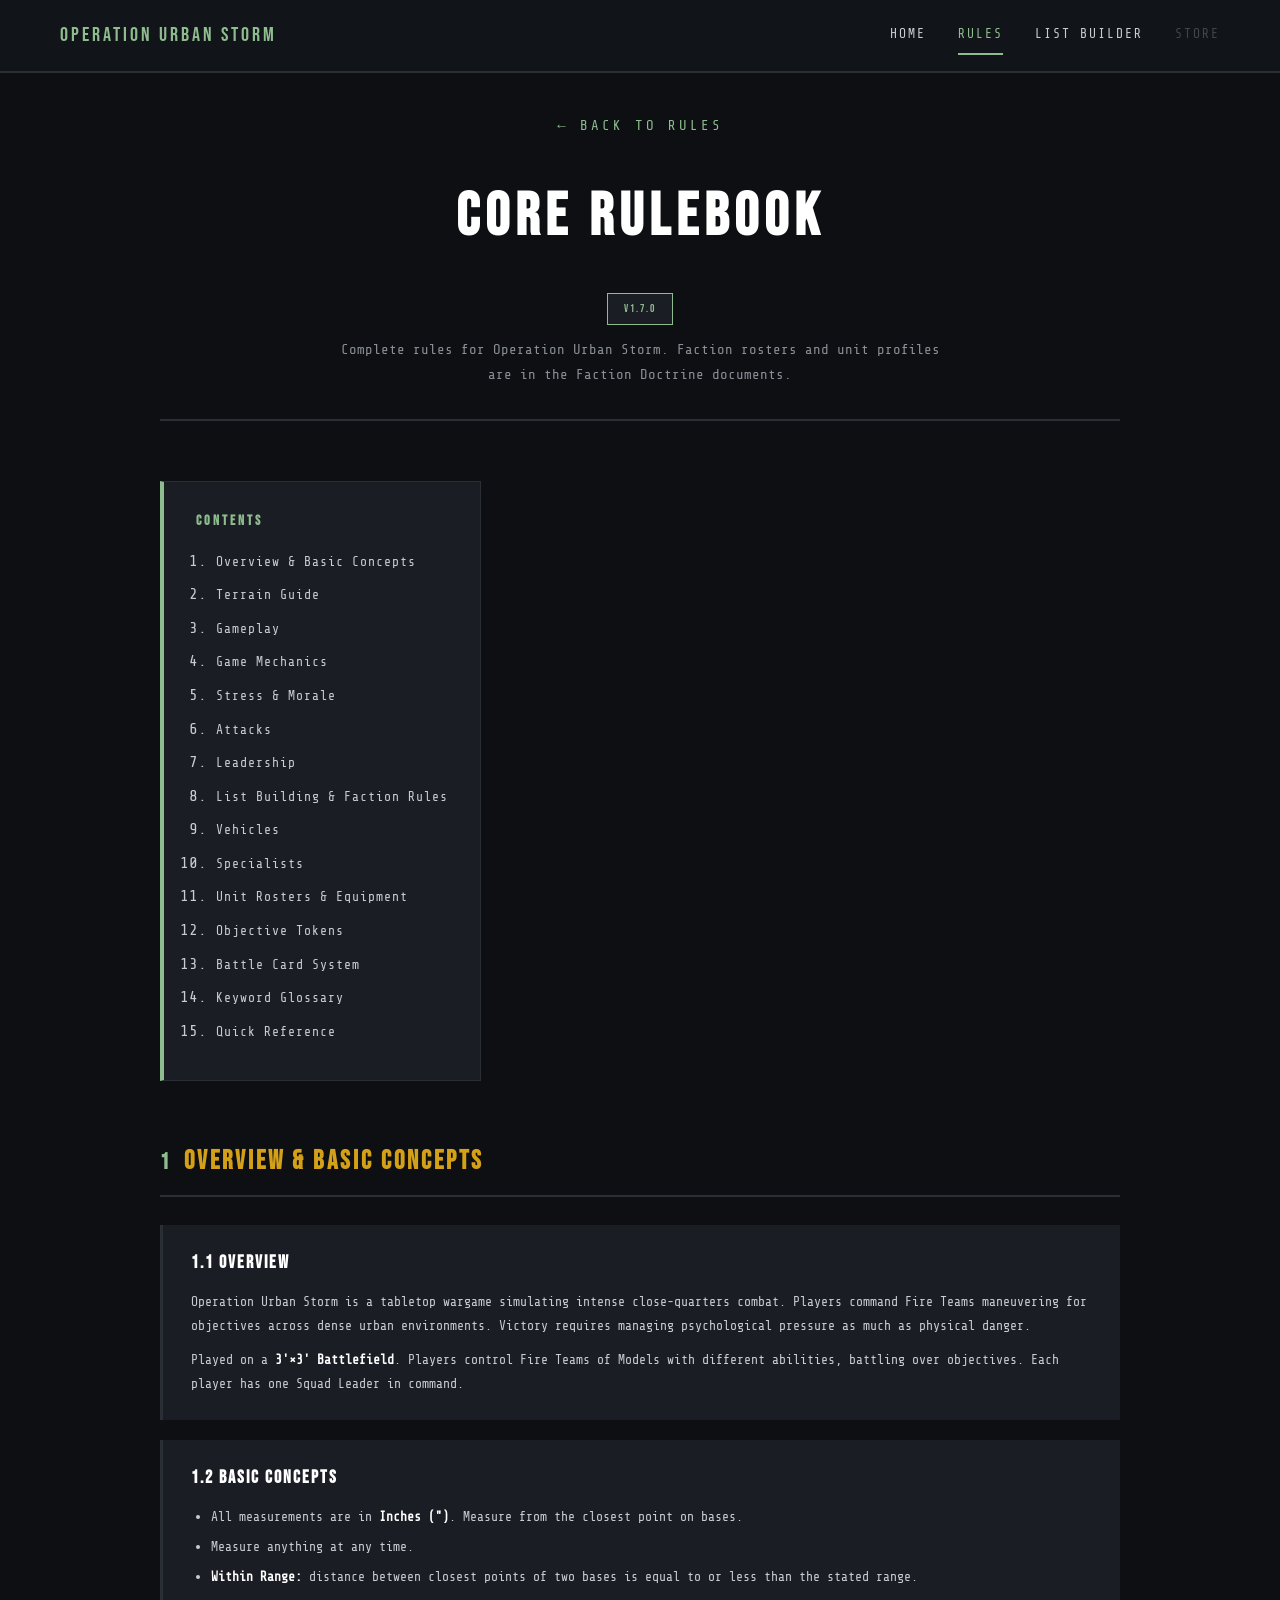
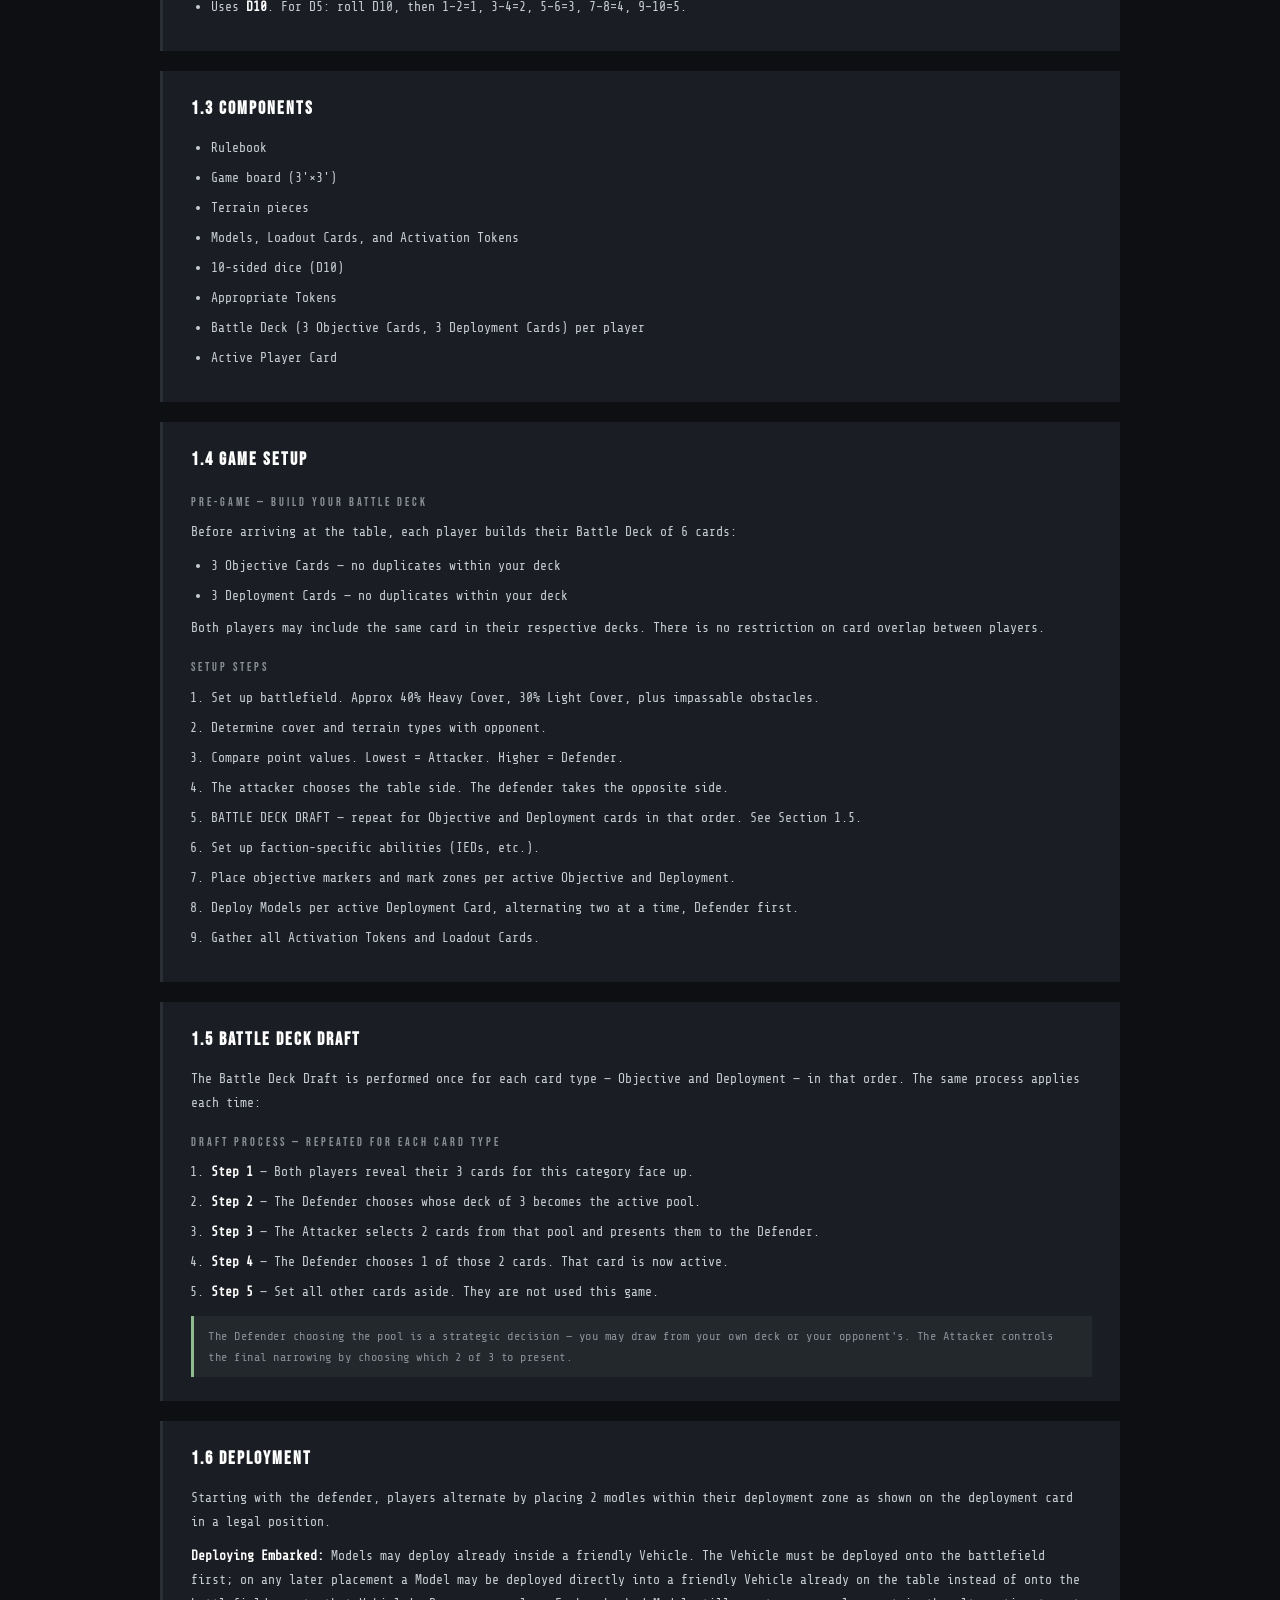
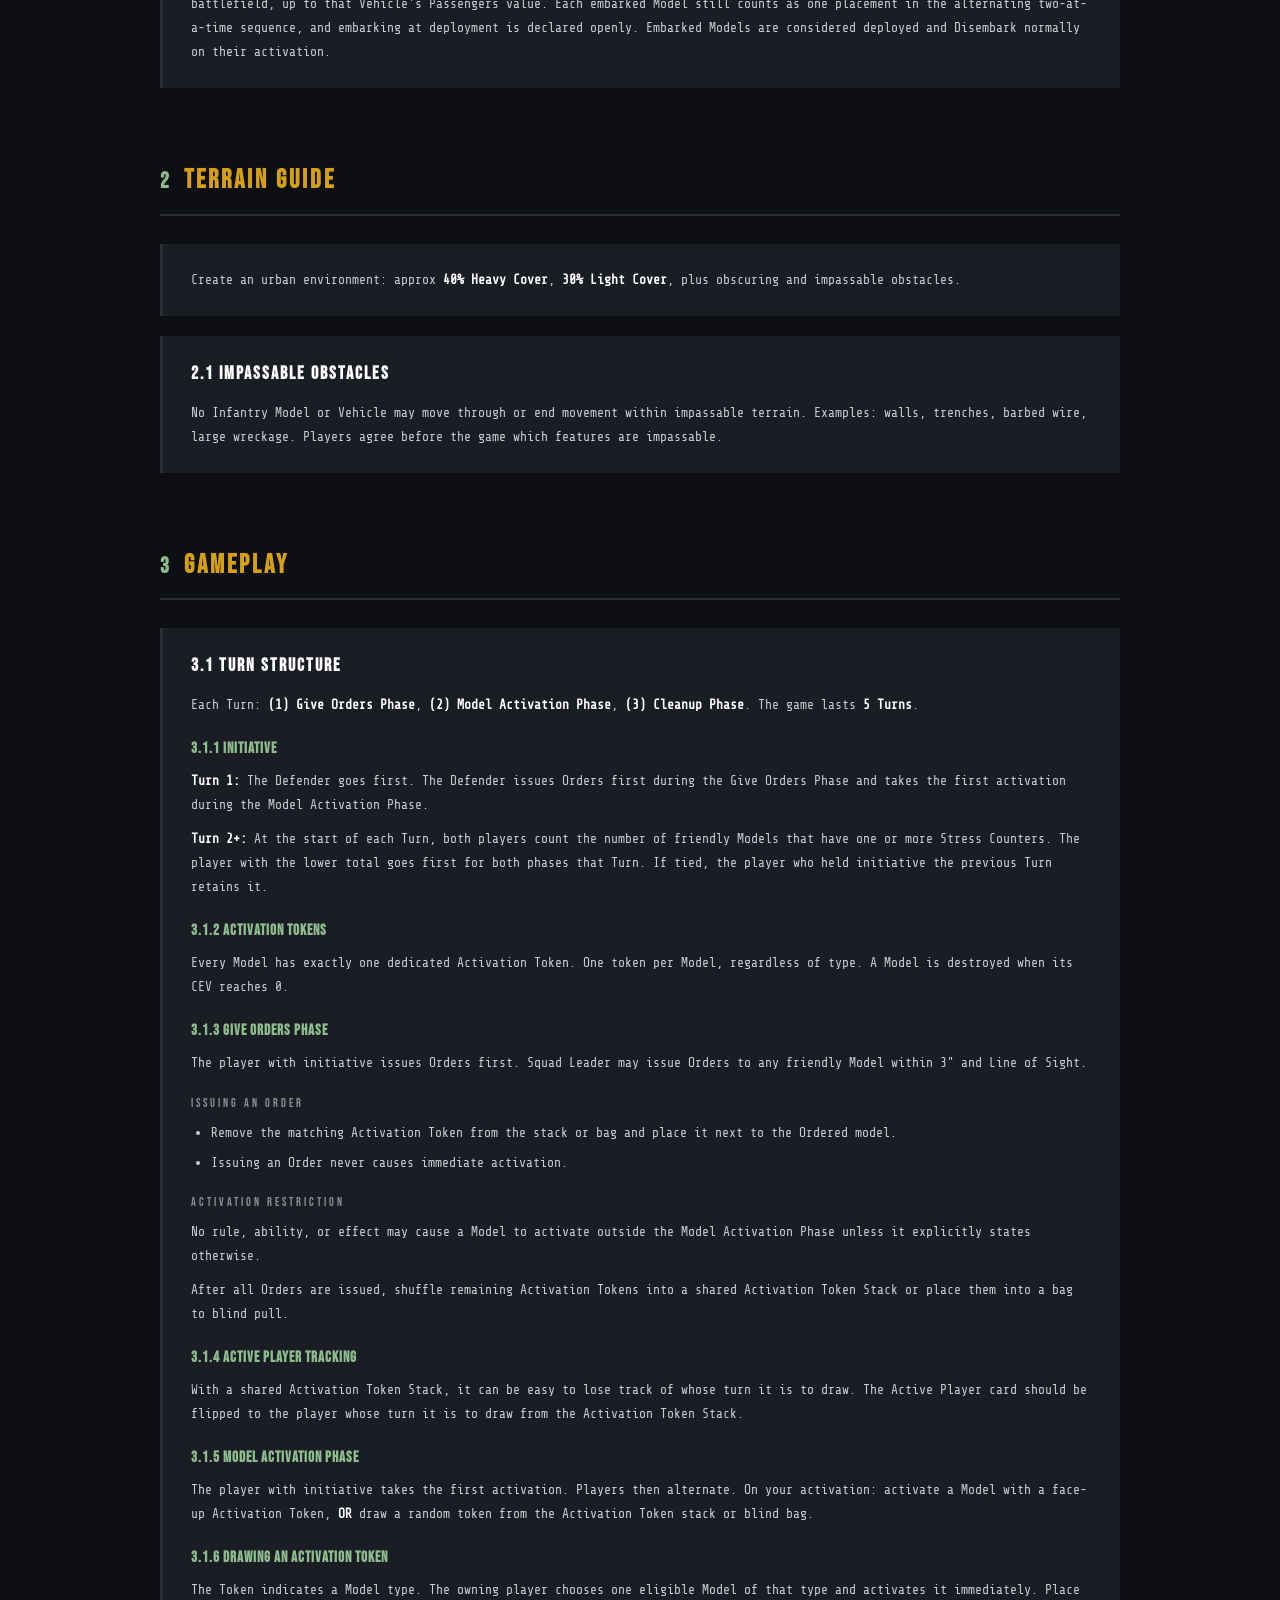
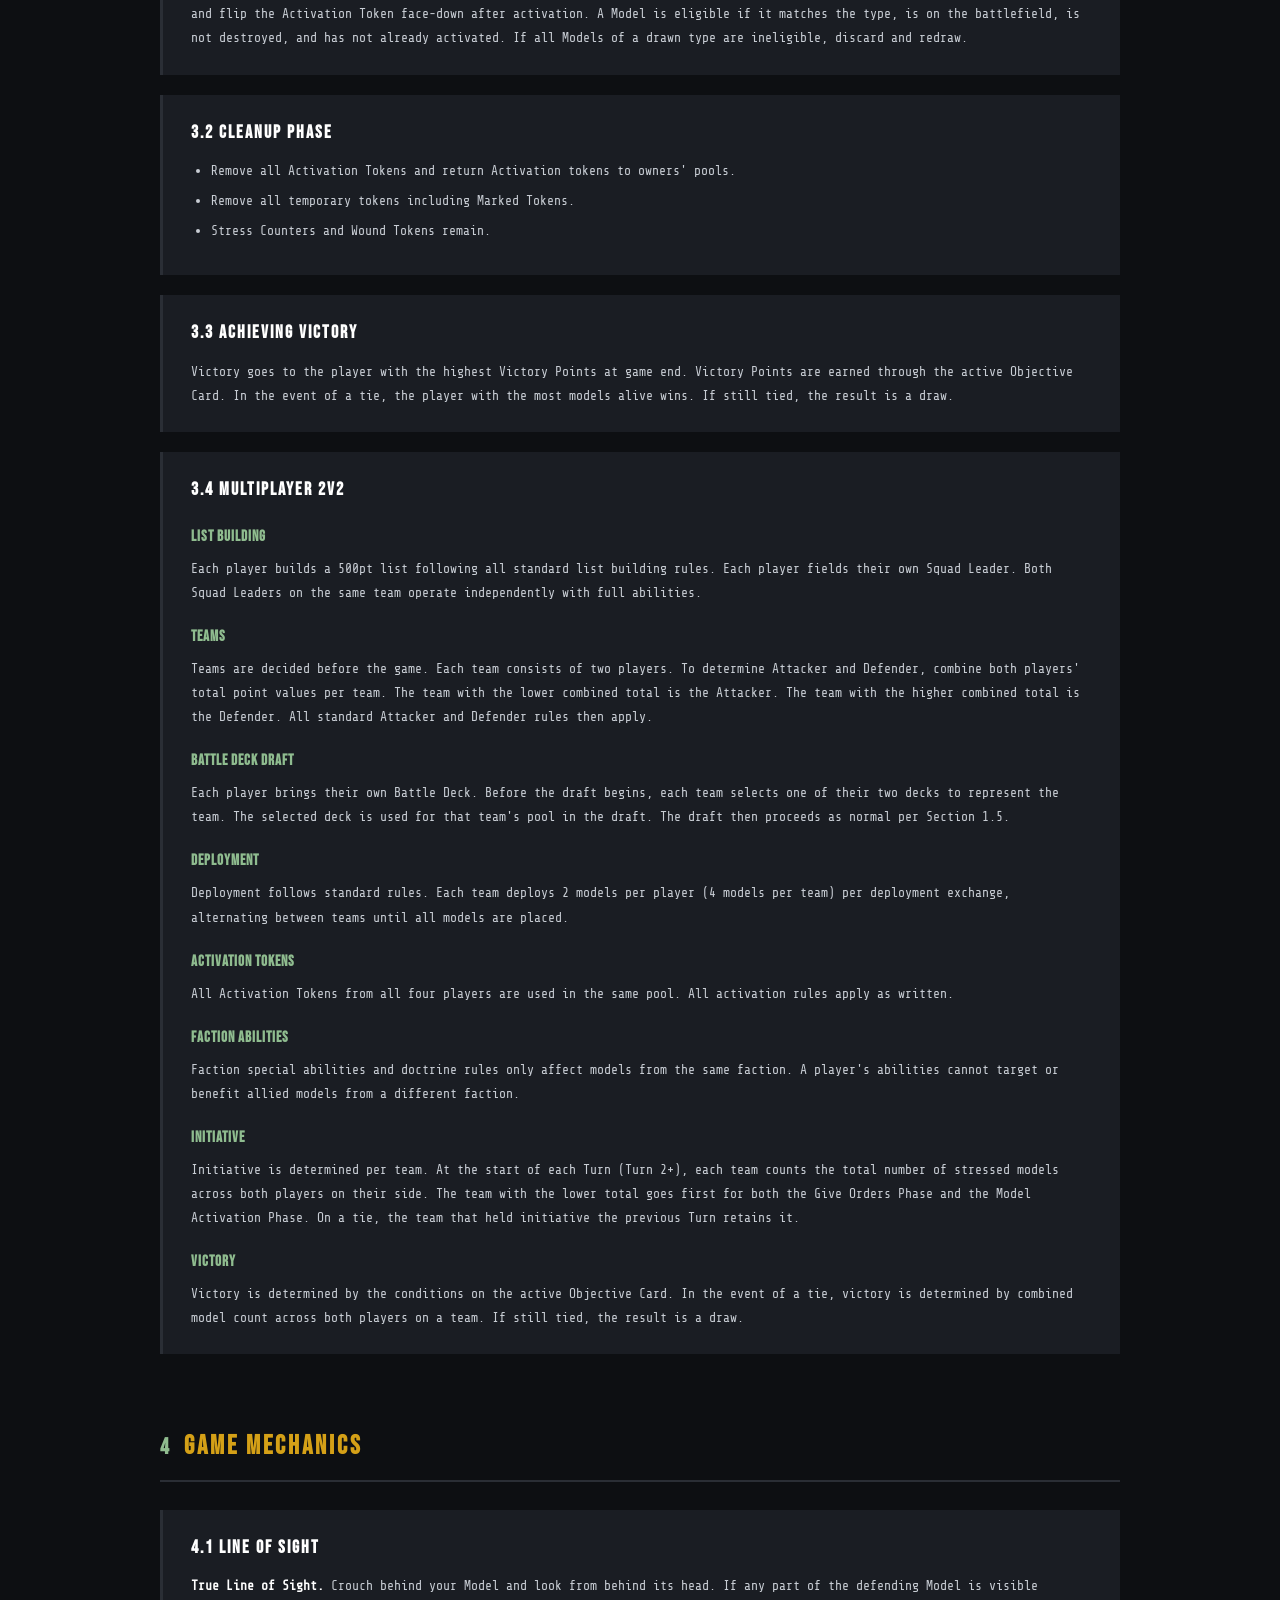
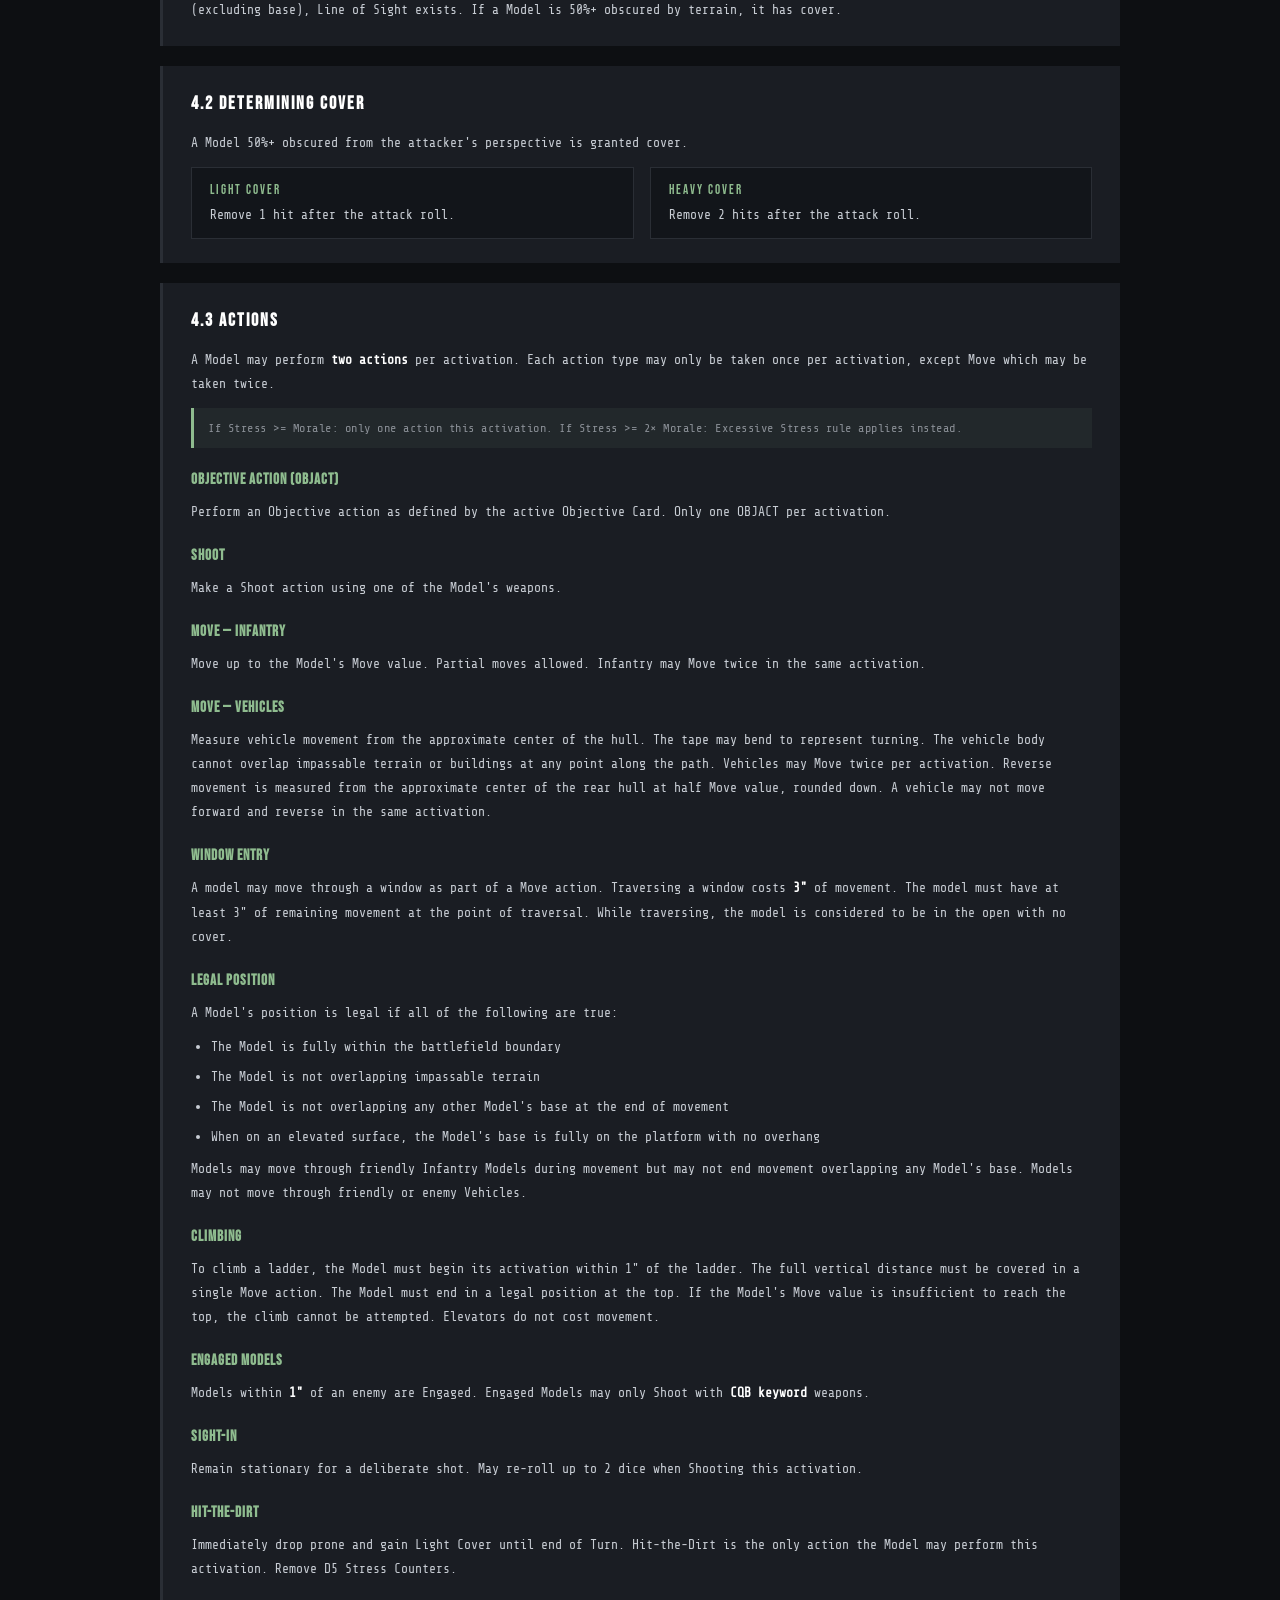
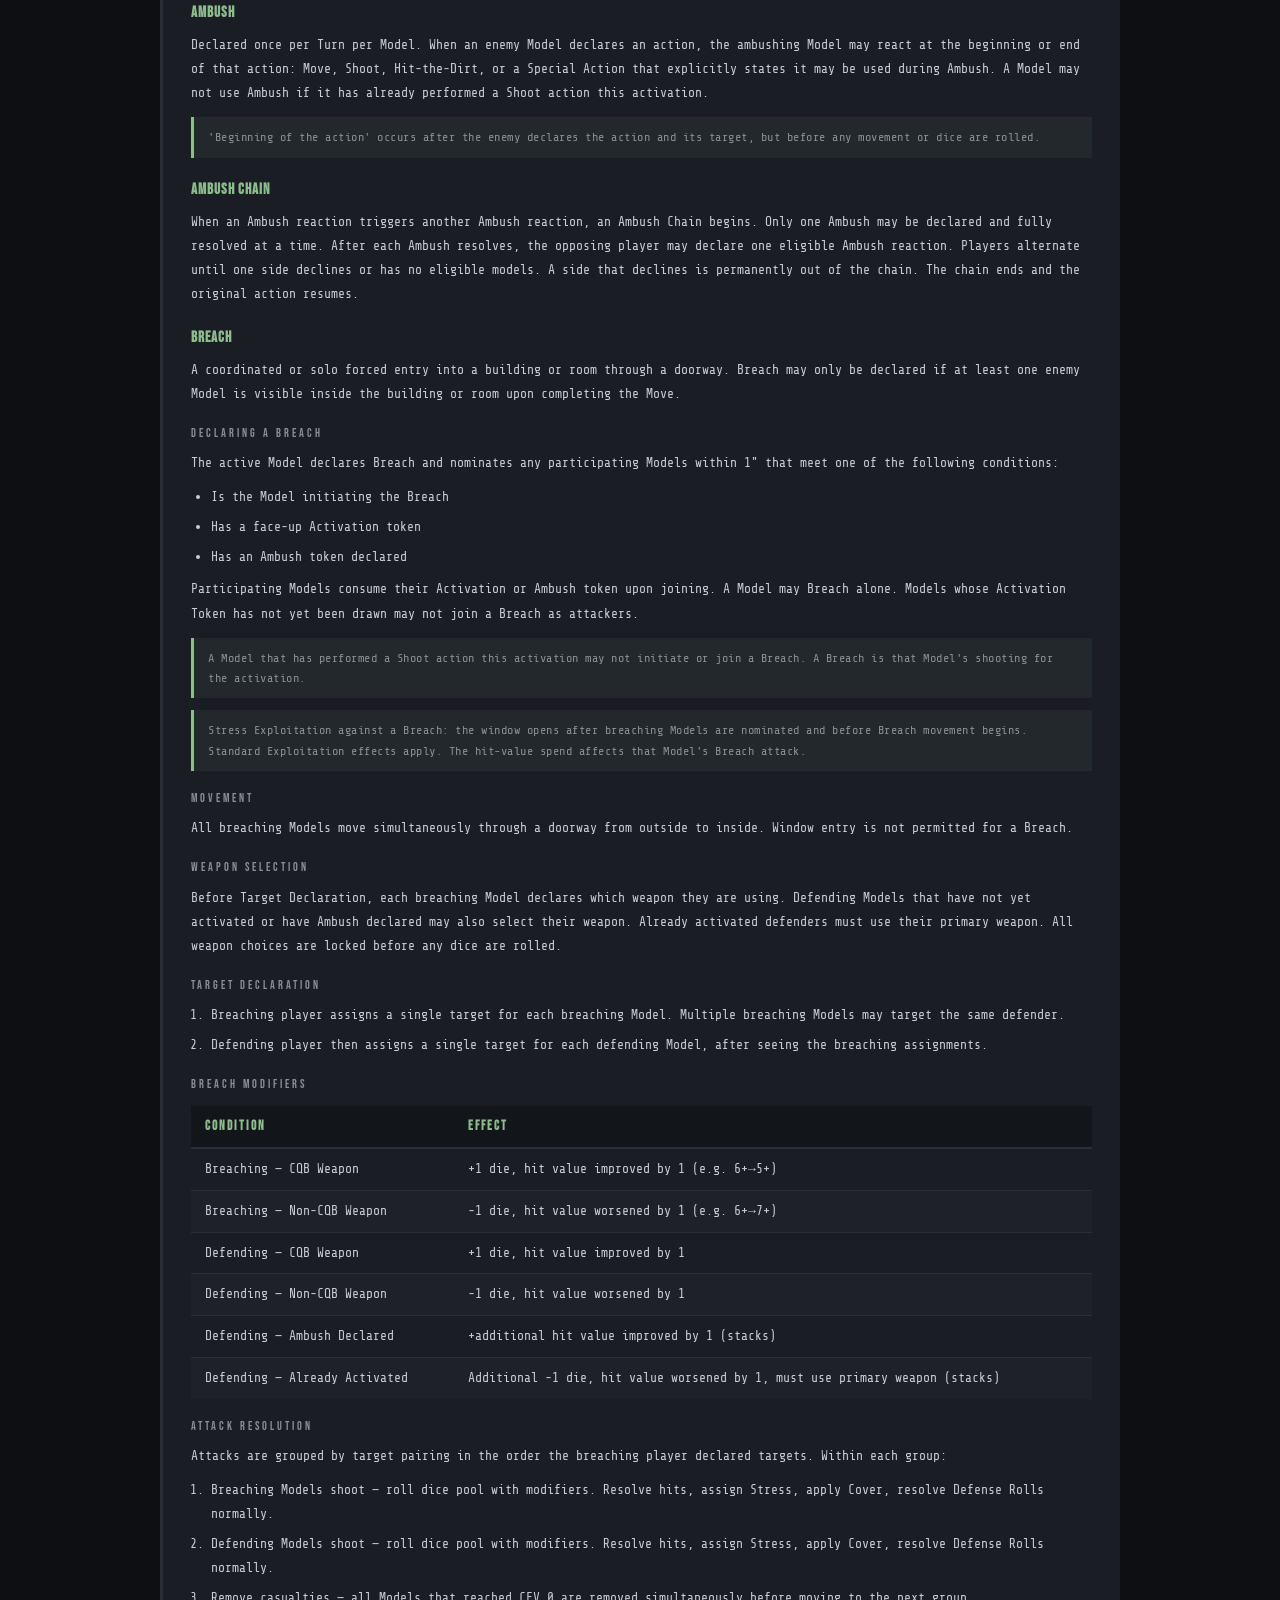
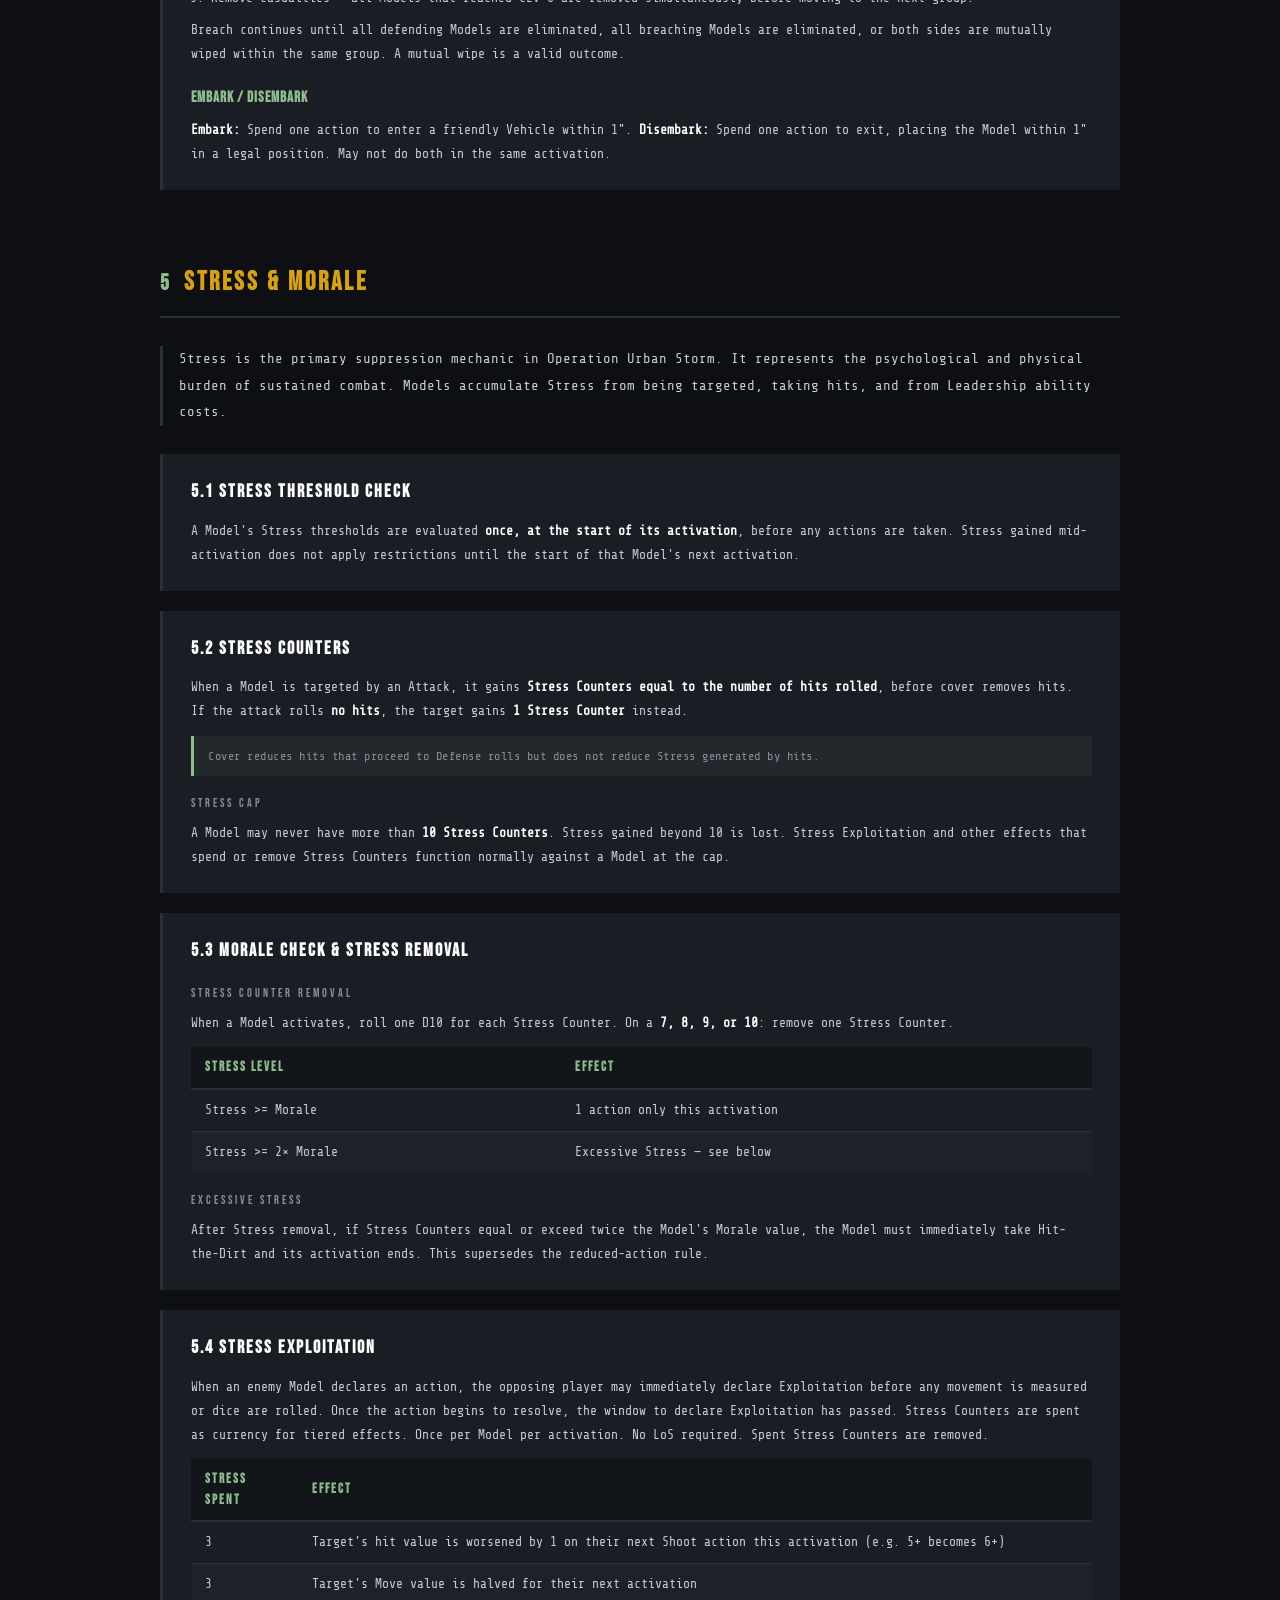
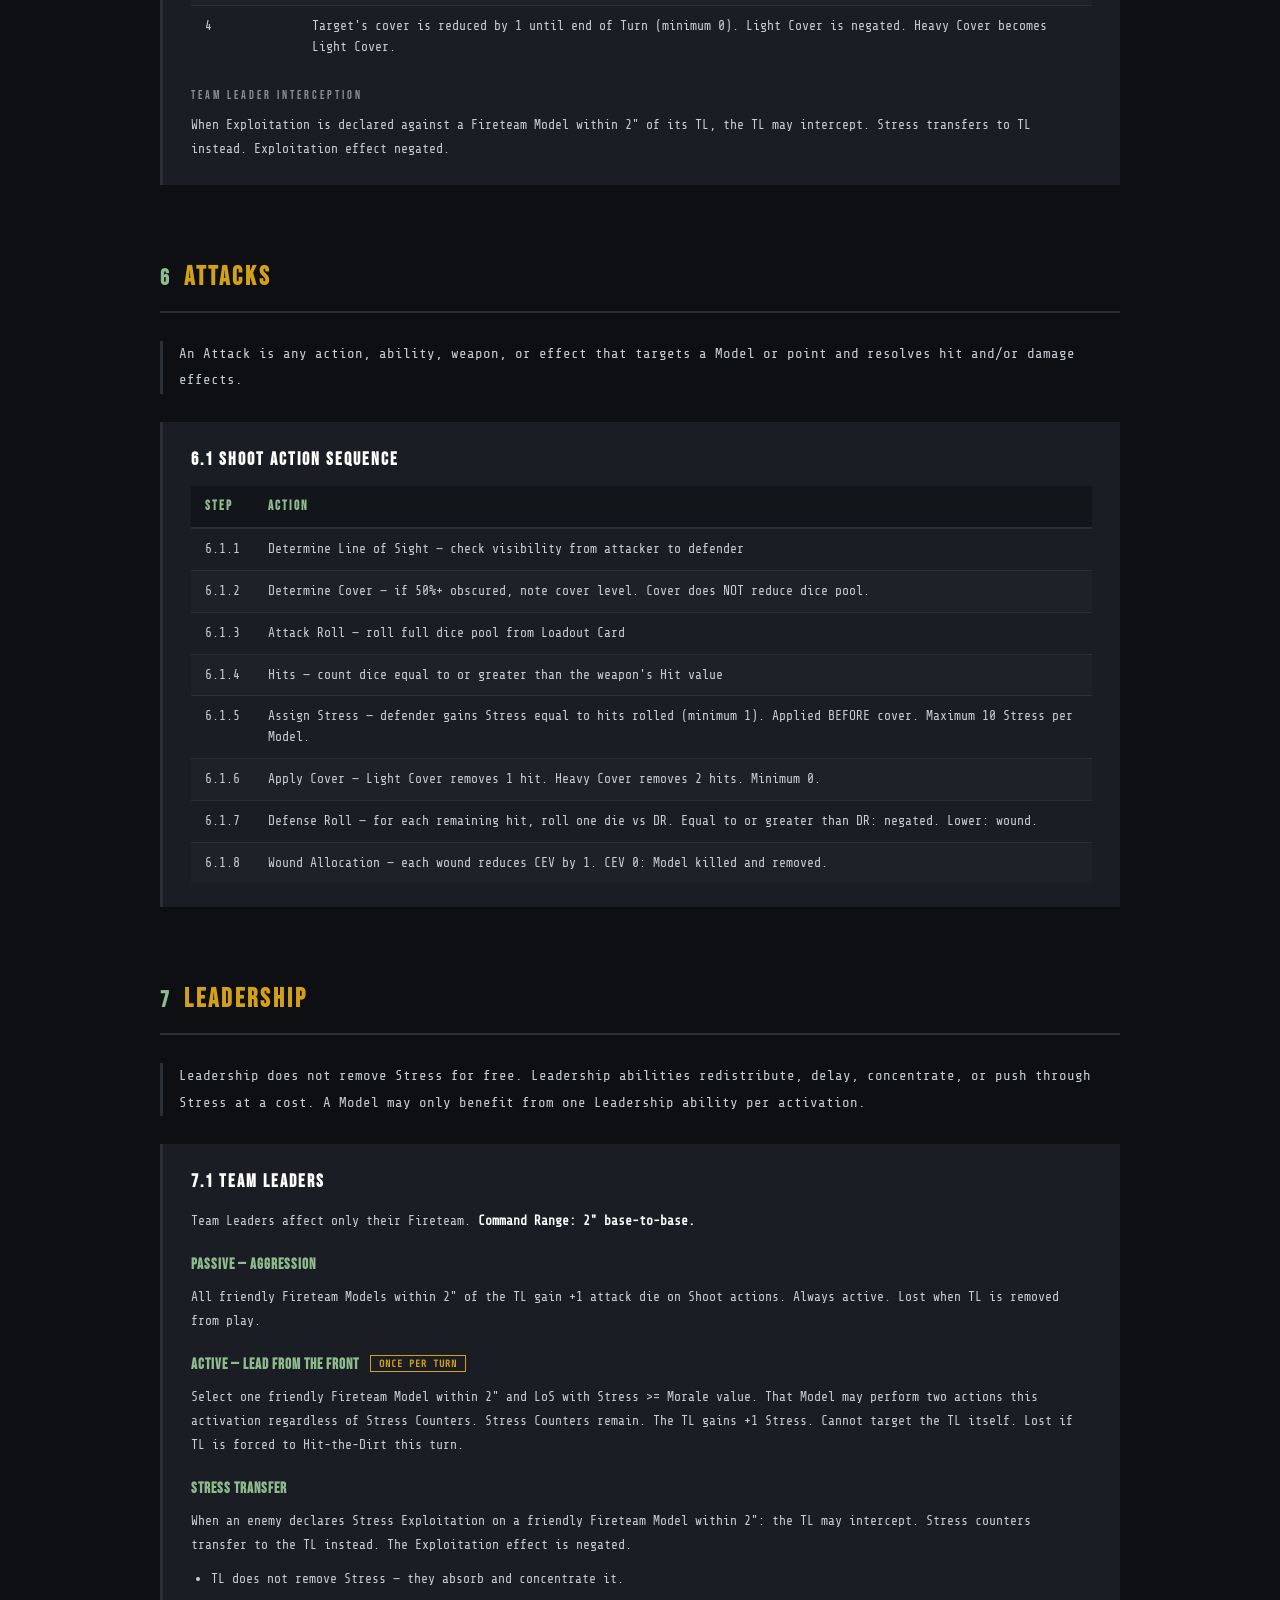
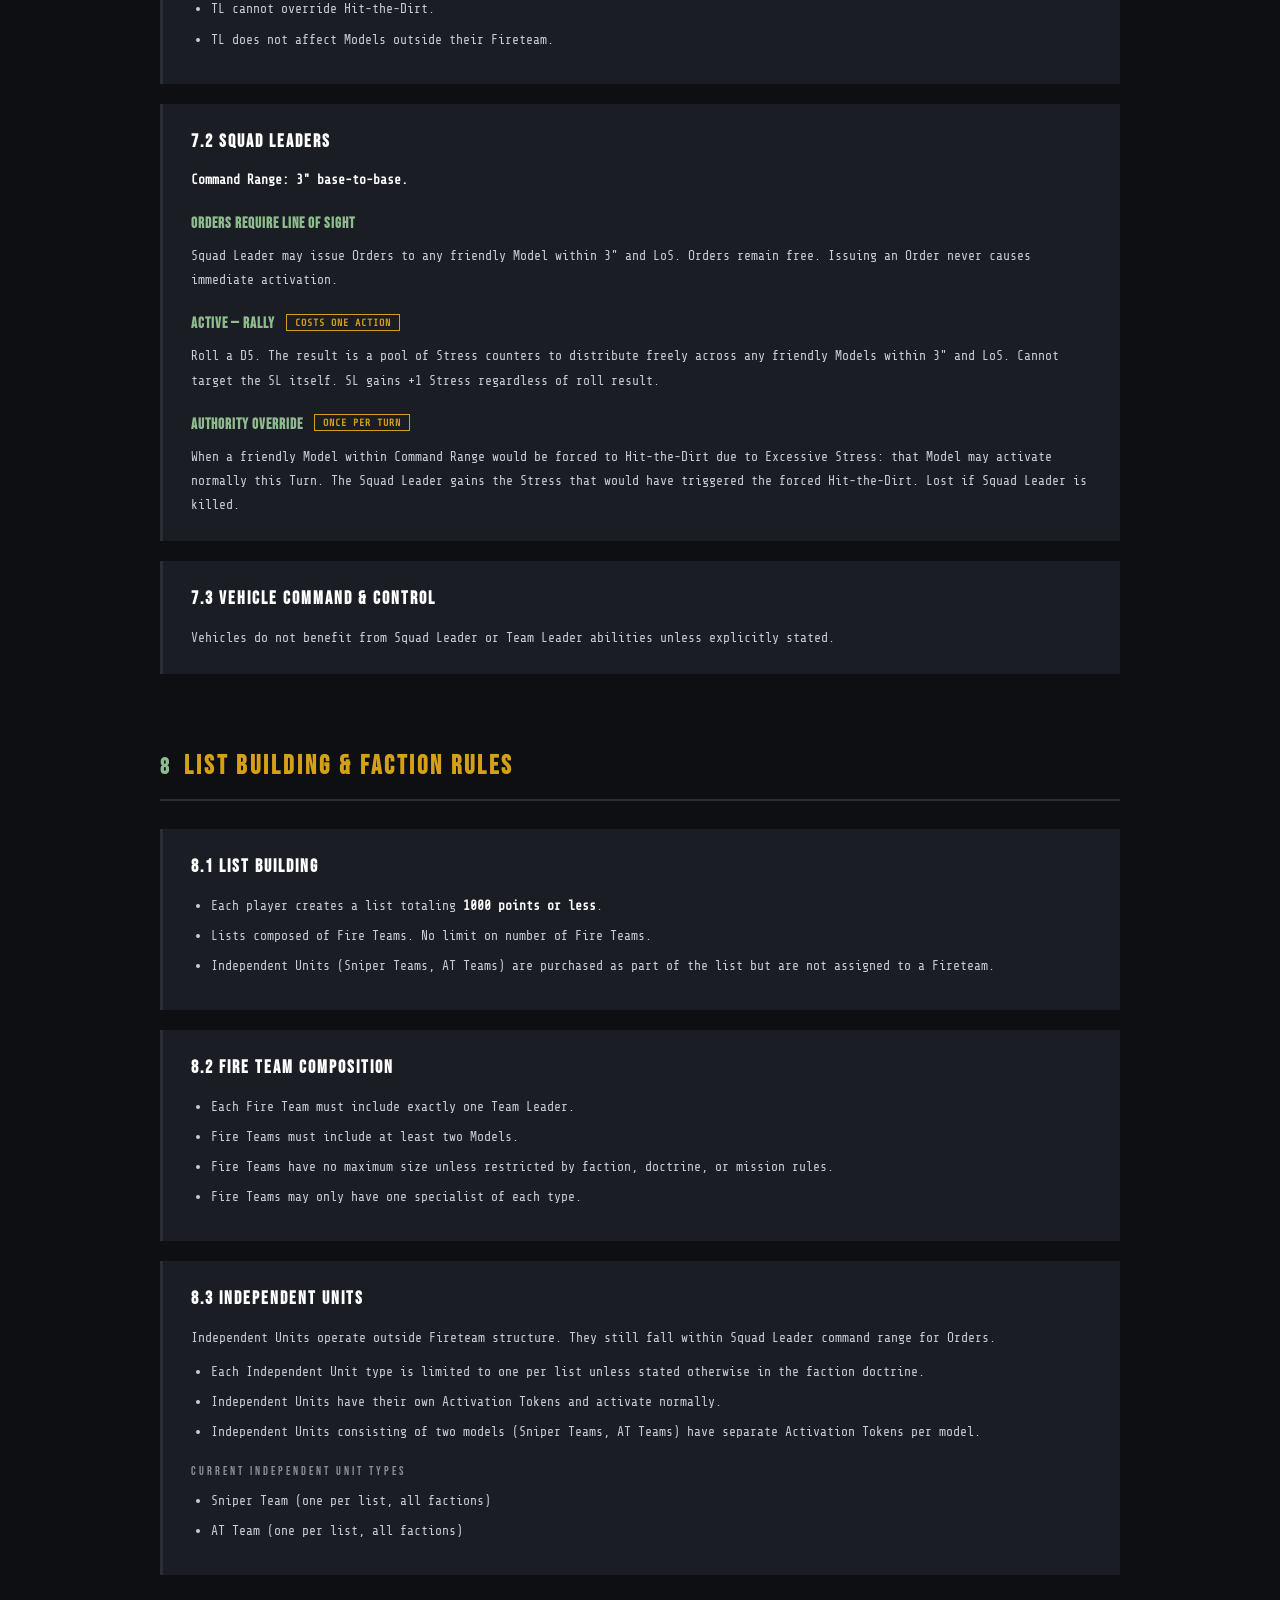
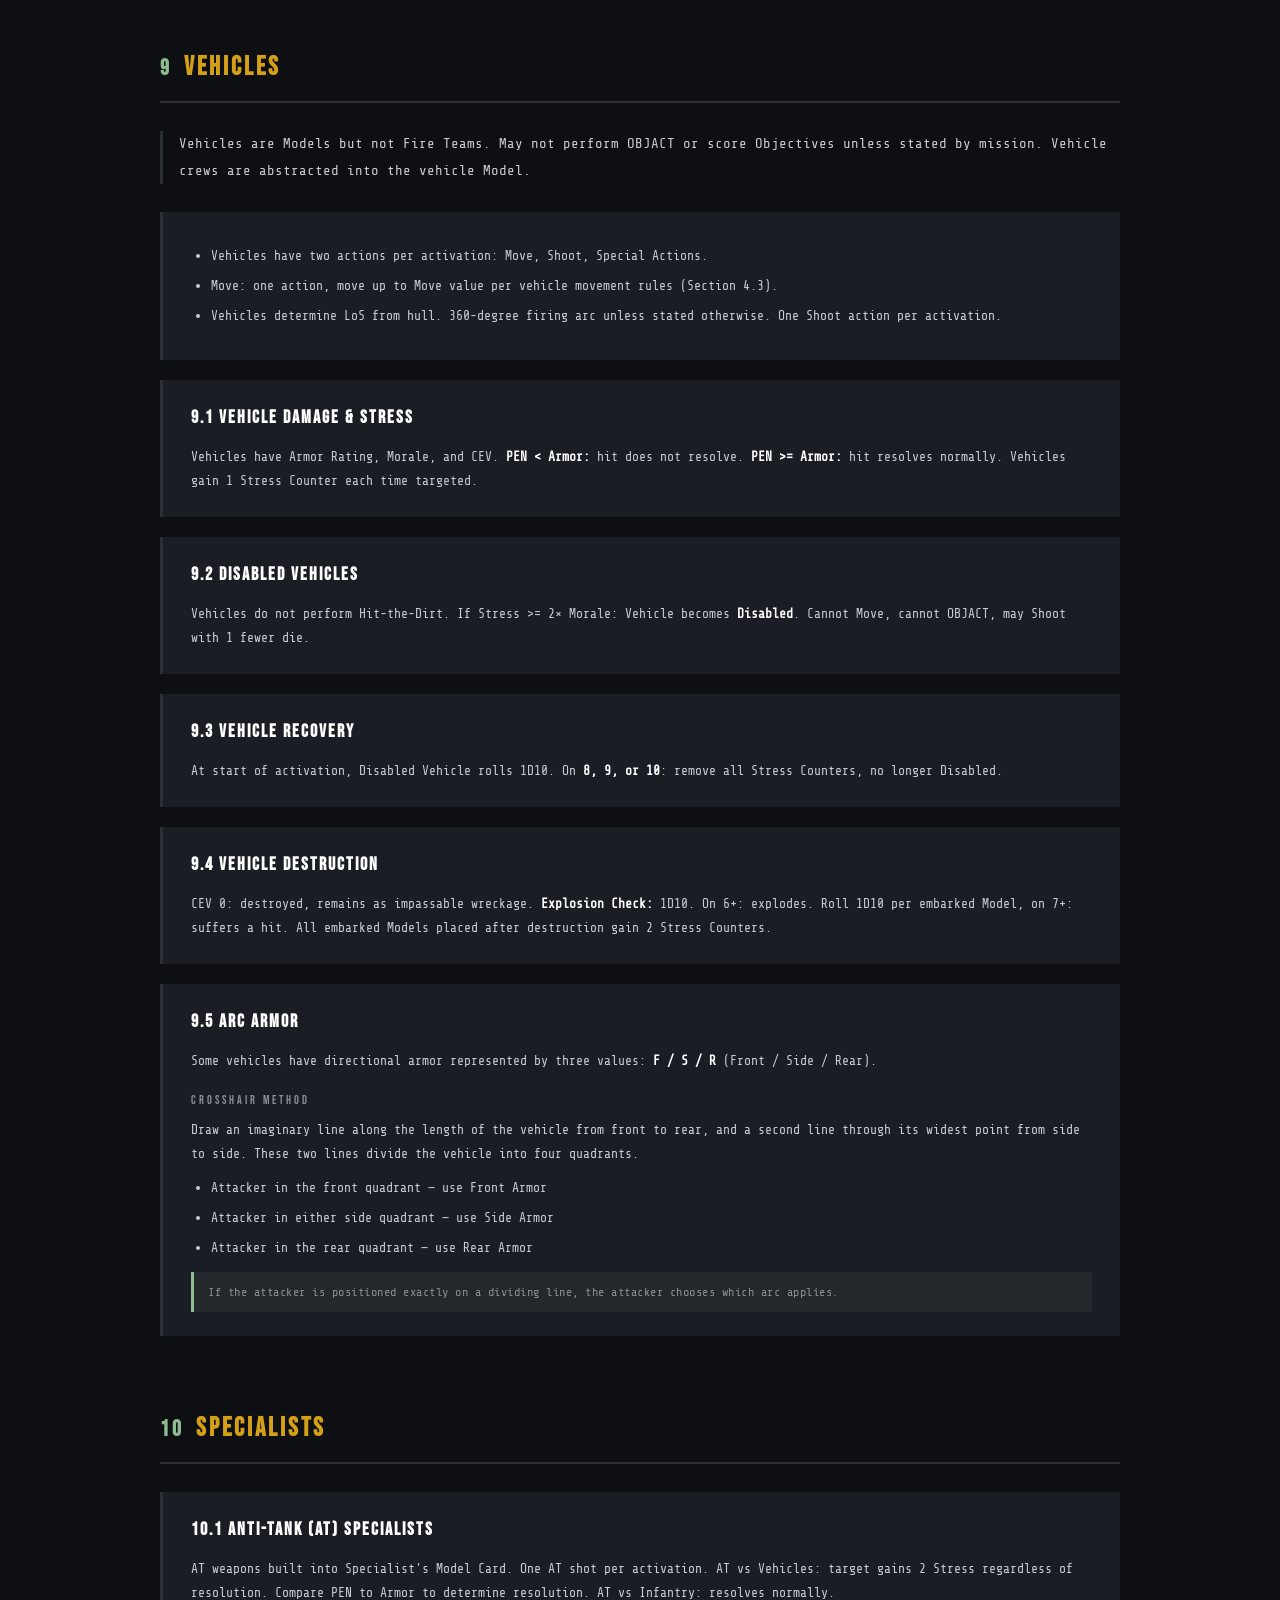
<file: core-rulebook.html>
<!DOCTYPE html>
<html lang="en">
<head>
  <meta charset="UTF-8">
  <meta name="viewport" content="width=device-width, initial-scale=1.0">
  <title>Core Rulebook — Operation Urban Storm</title>
  <link rel="stylesheet" href="css/style.css">
  <link rel="stylesheet" href="css/doc.css">
</head>
<body>

  <nav class="main-nav">
    <div class="nav-container">
      <div class="nav-brand">OPERATION URBAN STORM</div>
      <div class="nav-links">
        <a href="index.html">HOME</a>
        <a href="rules.html" class="active">RULES</a>
        <a href="listBuilder.html">LIST BUILDER</a>
        <a href="#" class="disabled">STORE</a>
      </div>
    </div>
  </nav>

  <main class="doc-main">

    <div class="doc-page-header">
      <a href="rules.html" class="back-link">← BACK TO RULES</a>
      <h1>CORE RULEBOOK</h1>
      <div class="version-badge">V1.7.0</div>
      <p>Complete rules for Operation Urban Storm. Faction rosters and unit profiles are in the Faction Doctrine documents.</p>
    </div>

    <!-- TOC -->
    <nav class="doc-toc">
      <h2>CONTENTS</h2>
      <ol>
        <li><a href="#overview">Overview & Basic Concepts</a></li>
        <li><a href="#terrain">Terrain Guide</a></li>
        <li><a href="#gameplay">Gameplay</a></li>
        <li><a href="#mechanics">Game Mechanics</a></li>
        <li><a href="#stress">Stress & Morale</a></li>
        <li><a href="#attacks">Attacks</a></li>
        <li><a href="#leadership">Leadership</a></li>
        <li><a href="#listbuilding">List Building & Faction Rules</a></li>
        <li><a href="#vehicles">Vehicles</a></li>
        <li><a href="#specialists">Specialists</a></li>
        <li><a href="#unitrosters">Unit Rosters & Equipment</a></li>
        <li><a href="#objectives">Objective Tokens</a></li>
        <li><a href="#battlecards">Battle Card System</a></li>
        <li><a href="#keywords">Keyword Glossary</a></li>
        <li><a href="#quickref">Quick Reference</a></li>
      </ol>
    </nav>

    <!-- SECTION 1 -->
    <section class="doc-section" id="overview">
      <h2><span class="section-num">1</span> OVERVIEW & BASIC CONCEPTS</h2>

      <div class="rule-block">
        <h3>1.1 Overview</h3>
        <p>Operation Urban Storm is a tabletop wargame simulating intense close-quarters combat. Players command Fire Teams maneuvering for objectives across dense urban environments. Victory requires managing psychological pressure as much as physical danger.</p>
        <p>Played on a <strong>3'×3' Battlefield</strong>. Players control Fire Teams of Models with different abilities, battling over objectives. Each player has one Squad Leader in command.</p>
      </div>

      <div class="rule-block">
        <h3>1.2 Basic Concepts</h3>
        <ul class="rule-list">
          <li>All measurements are in <strong>Inches (")</strong>. Measure from the closest point on bases.</li>
          <li>Measure anything at any time.</li>
          <li><strong>Within Range:</strong> distance between closest points of two bases is equal to or less than the stated range.</li>
          <li>Uses <strong>D10</strong>. For D5: roll D10, then 1–2=1, 3–4=2, 5–6=3, 7–8=4, 9–10=5.</li>
        </ul>
      </div>

      <div class="rule-block">
        <h3>1.3 Components</h3>
        <ul class="rule-list">
          <li>Rulebook</li>
          <li>Game board (3'×3')</li>
          <li>Terrain pieces</li>
          <li>Models, Loadout Cards, and Activation Tokens</li>
          <li>10-sided dice (D10)</li>
          <li>Appropriate Tokens</li>
          <li>Battle Deck (3 Objective Cards, 3 Deployment Cards) per player</li>
          <li>Active Player Card</li>
        </ul>
      </div>

      <div class="rule-block">
        <h3>1.4 Game Setup</h3>
        <div class="sub-heading">PRE-GAME — BUILD YOUR BATTLE DECK</div>
        <p>Before arriving at the table, each player builds their Battle Deck of 6 cards:</p>
        <ul class="rule-list">
          <li>3 Objective Cards — no duplicates within your deck</li>
          <li>3 Deployment Cards — no duplicates within your deck</li>
        </ul>
        <p>Both players may include the same card in their respective decks. There is no restriction on card overlap between players.</p>
        <div class="sub-heading">SETUP STEPS</div>
        <ol class="rule-list">
          <li>Set up battlefield. Approx 40% Heavy Cover, 30% Light Cover, plus impassable obstacles.</li>
          <li>Determine cover and terrain types with opponent.</li>
          <li>Compare point values. Lowest = Attacker. Higher = Defender.</li>
          <li>The attacker chooses the table side. The defender takes the opposite side.</li>
          <li>BATTLE DECK DRAFT — repeat for Objective and Deployment cards in that order. See Section 1.5.</li>
          <li>Set up faction-specific abilities (IEDs, etc.).</li>
          <li>Place objective markers and mark zones per active Objective and Deployment.</li>
          <li>Deploy Models per active Deployment Card, alternating two at a time, Defender first.</li>
          <li>Gather all Activation Tokens and Loadout Cards.</li>
        </ol>
      </div>

      <div class="rule-block">
        <h3>1.5 Battle Deck Draft</h3>
        <p>The Battle Deck Draft is performed once for each card type — Objective and Deployment — in that order. The same process applies each time:</p>
        <div class="sub-heading">DRAFT PROCESS — REPEATED FOR EACH CARD TYPE</div>
        <ol class="rule-list">
          <li><strong>Step 1</strong> — Both players reveal their 3 cards for this category face up.</li>
          <li><strong>Step 2</strong> — The Defender chooses whose deck of 3 becomes the active pool.</li>
          <li><strong>Step 3</strong> — The Attacker selects 2 cards from that pool and presents them to the Defender.</li>
          <li><strong>Step 4</strong> — The Defender chooses 1 of those 2 cards. That card is now active.</li>
          <li><strong>Step 5</strong> — Set all other cards aside. They are not used this game.</li>
        </ol>
        <div class="rule-note">The Defender choosing the pool is a strategic decision — you may draw from your own deck or your opponent's. The Attacker controls the final narrowing by choosing which 2 of 3 to present.</div>
      </div>
      <div class="rule-block">
       <h3>1.6 Deployment</h3>
        <p>Starting with the defender, players alternate by placing 2 modles within their deployment zone as shown on the deployment card in a legal position. </p>
        <p><strong>Deploying Embarked:</strong> Models may deploy already inside a friendly Vehicle. The Vehicle must be deployed onto the battlefield first; on any later placement a Model may be deployed directly into a friendly Vehicle already on the table instead of onto the battlefield, up to that Vehicle's Passengers value. Each embarked Model still counts as one placement in the alternating two-at-a-time sequence, and embarking at deployment is declared openly. Embarked Models are considered deployed and Disembark normally on their activation.</p>
      </div>
    </section>

    <!-- SECTION 2 -->
    <section class="doc-section" id="terrain">
      <h2><span class="section-num">2</span> TERRAIN GUIDE</h2>
      <div class="rule-block">
        <p>Create an urban environment: approx <strong>40% Heavy Cover</strong>, <strong>30% Light Cover</strong>, plus obscuring and impassable obstacles.</p>
      </div>
      <div class="rule-block">
        <h3>2.1 Impassable Obstacles</h3>
        <p>No Infantry Model or Vehicle may move through or end movement within impassable terrain. Examples: walls, trenches, barbed wire, large wreckage. Players agree before the game which features are impassable.</p>
      </div>
    </section>

    <!-- SECTION 3 -->
    <section class="doc-section" id="gameplay">
      <h2><span class="section-num">3</span> GAMEPLAY</h2>

      <div class="rule-block">
        <h3>3.1 Turn Structure</h3>
        <p>Each Turn: <strong>(1) Give Orders Phase</strong>, <strong>(2) Model Activation Phase</strong>, <strong>(3) Cleanup Phase</strong>. The game lasts <strong>5 Turns</strong>.</p>

        <h4>3.1.1 Initiative</h4>
        <p><strong>Turn 1:</strong> The Defender goes first. The Defender issues Orders first during the Give Orders Phase and takes the first activation during the Model Activation Phase.</p>
        <p><strong>Turn 2+:</strong> At the start of each Turn, both players count the number of friendly Models that have one or more Stress Counters. The player with the lower total goes first for both phases that Turn. If tied, the player who held initiative the previous Turn retains it.</p>

        <h4>3.1.2 Activation Tokens</h4>
        <p>Every Model has exactly one dedicated Activation Token. One token per Model, regardless of type. A Model is destroyed when its CEV reaches 0.</p>

        <h4>3.1.3 Give Orders Phase</h4>
        <p>The player with initiative issues Orders first. Squad Leader may issue Orders to any friendly Model within 3" and Line of Sight.</p>
        <div class="sub-heading">ISSUING AN ORDER</div>
        <ul class="rule-list">
          <li>Remove the matching Activation Token from the stack or bag and place it next to the Ordered model.</li>
          <li>Issuing an Order never causes immediate activation.</li>
        </ul>
        <div class="sub-heading">ACTIVATION RESTRICTION</div>
        <p>No rule, ability, or effect may cause a Model to activate outside the Model Activation Phase unless it explicitly states otherwise.</p>
        <p>After all Orders are issued, shuffle remaining Activation Tokens into a shared Activation Token Stack or place them into a bag to blind pull.</p>

        <h4>3.1.4 Active Player Tracking</h4>
        <p>With a shared Activation Token Stack, it can be easy to lose track of whose turn it is to draw. The Active Player card should be flipped to the player whose turn it is to draw from the Activation Token Stack.</p>

        <h4>3.1.5 Model Activation Phase</h4>
        <p>The player with initiative takes the first activation. Players then alternate. On your activation: activate a Model with a face-up Activation Token, <strong>OR</strong> draw a random token from the Activation Token stack or blind bag.</p>

        <h4>3.1.6 Drawing an Activation Token</h4>
        <p>The Token indicates a Model type. The owning player chooses one eligible Model of that type and activates it immediately. Place and flip the Activation Token face-down after activation. A Model is eligible if it matches the type, is on the battlefield, is not destroyed, and has not already activated. If all Models of a drawn type are ineligible, discard and redraw.</p>
      </div>

      <div class="rule-block">
        <h3>3.2 Cleanup Phase</h3>
        <ul class="rule-list">
          <li>Remove all Activation Tokens and return Activation tokens to owners' pools.</li>
          <li>Remove all temporary tokens including Marked Tokens.</li>
          <li>Stress Counters and Wound Tokens remain.</li>
        </ul>
      </div>

      <div class="rule-block">
        <h3>3.3 Achieving Victory</h3>
        <p>Victory goes to the player with the highest Victory Points at game end. Victory Points are earned through the active Objective Card. In the event of a tie, the player with the most models alive wins. If still tied, the result is a draw.</p>
      </div>
    
      <div class="rule-block">
  <h3>3.4 Multiplayer 2v2</h3>

  <h4>List Building</h4>
  <p>Each player builds a 500pt list following all standard list building rules. Each player fields their own Squad Leader. Both Squad Leaders on the same team operate independently with full abilities.</p>

  <h4>Teams</h4>
  <p>Teams are decided before the game. Each team consists of two players. To determine Attacker and Defender, combine both players' total point values per team. The team with the lower combined total is the Attacker. The team with the higher combined total is the Defender. All standard Attacker and Defender rules then apply.</p>

  <h4>Battle Deck Draft</h4>
  <p>Each player brings their own Battle Deck. Before the draft begins, each team selects one of their two decks to represent the team. The selected deck is used for that team's pool in the draft. The draft then proceeds as normal per Section 1.5.</p>

  <h4>Deployment</h4>
  <p>Deployment follows standard rules. Each team deploys 2 models per player (4 models per team) per deployment exchange, alternating between teams until all models are placed.</p>

  <h4>Activation Tokens</h4>
  <p>All Activation Tokens from all four players are used in the same pool. All activation rules apply as written.</p>

  <h4>Faction Abilities</h4>
  <p>Faction special abilities and doctrine rules only affect models from the same faction. A player's abilities cannot target or benefit allied models from a different faction.</p>

  <h4>Initiative</h4>
  <p>Initiative is determined per team. At the start of each Turn (Turn 2+), each team counts the total number of stressed models across both players on their side. The team with the lower total goes first for both the Give Orders Phase and the Model Activation Phase. On a tie, the team that held initiative the previous Turn retains it.</p>

  <h4>Victory</h4>
  <p>Victory is determined by the conditions on the active Objective Card. In the event of a tie, victory is determined by combined model count across both players on a team. If still tied, the result is a draw.</p>
</div>
    </section>

    <!-- SECTION 4 -->
    <section class="doc-section" id="mechanics">
      <h2><span class="section-num">4</span> GAME MECHANICS</h2>

      <div class="rule-block">
        <h3>4.1 Line of Sight</h3>
        <p><strong>True Line of Sight.</strong> Crouch behind your Model and look from behind its head. If any part of the defending Model is visible (excluding base), Line of Sight exists. If a Model is 50%+ obscured by terrain, it has cover.</p>
      </div>

      <div class="rule-block">
        <h3>4.2 Determining Cover</h3>
        <p>A Model 50%+ obscured from the attacker's perspective is granted cover.</p>
        <div class="stat-row">
          <div class="stat-cell"><span class="stat-label">Light Cover</span><span class="stat-value">Remove 1 hit after the attack roll.</span></div>
          <div class="stat-cell"><span class="stat-label">Heavy Cover</span><span class="stat-value">Remove 2 hits after the attack roll.</span></div>
        </div>
      </div>

      <div class="rule-block">
        <h3>4.3 Actions</h3>
        <p>A Model may perform <strong>two actions</strong> per activation. Each action type may only be taken once per activation, except Move which may be taken twice.</p>
        <div class="rule-note">If Stress &gt;= Morale: only one action this activation. If Stress &gt;= 2× Morale: Excessive Stress rule applies instead.</div>

        <h4>Objective Action (OBJACT)</h4>
        <p>Perform an Objective action as defined by the active Objective Card. Only one OBJACT per activation.</p>

        <h4>Shoot</h4>
        <p>Make a Shoot action using one of the Model's weapons.</p>

        <h4>Move — Infantry</h4>
        <p>Move up to the Model's Move value. Partial moves allowed. Infantry may Move twice in the same activation.</p>

        <h4>Move — Vehicles</h4>
        <p>Measure vehicle movement from the approximate center of the hull. The tape may bend to represent turning. The vehicle body cannot overlap impassable terrain or buildings at any point along the path. Vehicles may Move twice per activation. Reverse movement is measured from the approximate center of the rear hull at half Move value, rounded down. A vehicle may not move forward and reverse in the same activation.</p>

        <h4>Window Entry</h4>
        <p>A model may move through a window as part of a Move action. Traversing a window costs <strong>3"</strong> of movement. The model must have at least 3" of remaining movement at the point of traversal. While traversing, the model is considered to be in the open with no cover.</p>

        <h4>Legal Position</h4>
        <p>A Model's position is legal if all of the following are true:</p>
        <ul class="rule-list">
          <li>The Model is fully within the battlefield boundary</li>
          <li>The Model is not overlapping impassable terrain</li>
          <li>The Model is not overlapping any other Model's base at the end of movement</li>
          <li>When on an elevated surface, the Model's base is fully on the platform with no overhang</li>
        </ul>
        <p>Models may move through friendly Infantry Models during movement but may not end movement overlapping any Model's base. Models may not move through friendly or enemy Vehicles.</p>

        <h4>Climbing</h4>
        <p>To climb a ladder, the Model must begin its activation within 1" of the ladder. The full vertical distance must be covered in a single Move action. The Model must end in a legal position at the top. If the Model's Move value is insufficient to reach the top, the climb cannot be attempted. Elevators do not cost movement.</p>

        <h4>Engaged Models</h4>
        <p>Models within <strong>1"</strong> of an enemy are Engaged. Engaged Models may only Shoot with <strong>CQB keyword</strong> weapons.</p>

        <h4>Sight-In</h4>
        <p>Remain stationary for a deliberate shot. May re-roll up to 2 dice when Shooting this activation.</p>

        <h4>Hit-the-Dirt</h4>
        <p>Immediately drop prone and gain Light Cover until end of Turn. Hit-the-Dirt is the only action the Model may perform this activation. Remove D5 Stress Counters.</p>

        <h4>Ambush</h4>
        <p>Declared once per Turn per Model. When an enemy Model declares an action, the ambushing Model may react at the beginning or end of that action: Move, Shoot, Hit-the-Dirt, or a Special Action that explicitly states it may be used during Ambush. A Model may not use Ambush if it has already performed a Shoot action this activation.</p>
        <div class="rule-note">'Beginning of the action' occurs after the enemy declares the action and its target, but before any movement or dice are rolled.</div>

        <h4>Ambush Chain</h4>
        <p>When an Ambush reaction triggers another Ambush reaction, an Ambush Chain begins. Only one Ambush may be declared and fully resolved at a time. After each Ambush resolves, the opposing player may declare one eligible Ambush reaction. Players alternate until one side declines or has no eligible models. A side that declines is permanently out of the chain. The chain ends and the original action resumes.</p>

        <h4>Breach</h4>
        <p>A coordinated or solo forced entry into a building or room through a doorway. Breach may only be declared if at least one enemy Model is visible inside the building or room upon completing the Move.</p>

        <div class="sub-heading">DECLARING A BREACH</div>
        <p>The active Model declares Breach and nominates any participating Models within 1" that meet one of the following conditions:</p>
        <ul class="rule-list">
          <li>Is the Model initiating the Breach</li>
          <li>Has a face-up Activation token</li>
          <li>Has an Ambush token declared</li>
        </ul>
        <p>Participating Models consume their Activation or Ambush token upon joining. A Model may Breach alone. Models whose Activation Token has not yet been drawn may not join a Breach as attackers.</p>
        <div class="rule-note">A Model that has performed a Shoot action this activation may not initiate or join a Breach. A Breach is that Model's shooting for the activation.</div>
        <div class="rule-note">Stress Exploitation against a Breach: the window opens after breaching Models are nominated and before Breach movement begins. Standard Exploitation effects apply. The hit-value spend affects that Model's Breach attack.</div>

        <div class="sub-heading">MOVEMENT</div>
        <p>All breaching Models move simultaneously through a doorway from outside to inside. Window entry is not permitted for a Breach.</p>

        <div class="sub-heading">WEAPON SELECTION</div>
        <p>Before Target Declaration, each breaching Model declares which weapon they are using. Defending Models that have not yet activated or have Ambush declared may also select their weapon. Already activated defenders must use their primary weapon. All weapon choices are locked before any dice are rolled.</p>

        <div class="sub-heading">TARGET DECLARATION</div>
        <ol class="rule-list">
          <li>Breaching player assigns a single target for each breaching Model. Multiple breaching Models may target the same defender.</li>
          <li>Defending player then assigns a single target for each defending Model, after seeing the breaching assignments.</li>
        </ol>

        <div class="sub-heading">BREACH MODIFIERS</div>
        <div class="table-wrap">
          <table class="rule-table">
            <thead><tr><th>Condition</th><th>Effect</th></tr></thead>
            <tbody>
              <tr><td>Breaching — CQB Weapon</td><td>+1 die, hit value improved by 1 (e.g. 6+→5+)</td></tr>
              <tr><td>Breaching — Non-CQB Weapon</td><td>-1 die, hit value worsened by 1 (e.g. 6+→7+)</td></tr>
              <tr><td>Defending — CQB Weapon</td><td>+1 die, hit value improved by 1</td></tr>
              <tr><td>Defending — Non-CQB Weapon</td><td>-1 die, hit value worsened by 1</td></tr>
              <tr><td>Defending — Ambush Declared</td><td>+additional hit value improved by 1 (stacks)</td></tr>
              <tr><td>Defending — Already Activated</td><td>Additional -1 die, hit value worsened by 1, must use primary weapon (stacks)</td></tr>
            </tbody>
          </table>
        </div>

        <div class="sub-heading">ATTACK RESOLUTION</div>
        <p>Attacks are grouped by target pairing in the order the breaching player declared targets. Within each group:</p>
        <ol class="rule-list">
          <li>Breaching Models shoot — roll dice pool with modifiers. Resolve hits, assign Stress, apply Cover, resolve Defense Rolls normally.</li>
          <li>Defending Models shoot — roll dice pool with modifiers. Resolve hits, assign Stress, apply Cover, resolve Defense Rolls normally.</li>
          <li>Remove casualties — all Models that reached CEV 0 are removed simultaneously before moving to the next group.</li>
        </ol>
        <p>Breach continues until all defending Models are eliminated, all breaching Models are eliminated, or both sides are mutually wiped within the same group. A mutual wipe is a valid outcome.</p>

        <h4>Embark / Disembark</h4>
        <p><strong>Embark:</strong> Spend one action to enter a friendly Vehicle within 1". <strong>Disembark:</strong> Spend one action to exit, placing the Model within 1" in a legal position. May not do both in the same activation.</p>
      </div>
    </section>

    <!-- SECTION 5 -->
    <section class="doc-section" id="stress">
      <h2><span class="section-num">5</span> STRESS & MORALE</h2>
      <p class="section-intro">Stress is the primary suppression mechanic in Operation Urban Storm. It represents the psychological and physical burden of sustained combat. Models accumulate Stress from being targeted, taking hits, and from Leadership ability costs.</p>

      <div class="rule-block">
        <h3>5.1 Stress Threshold Check</h3>
        <p>A Model's Stress thresholds are evaluated <strong>once, at the start of its activation</strong>, before any actions are taken. Stress gained mid-activation does not apply restrictions until the start of that Model's next activation.</p>
      </div>

      <div class="rule-block">
        <h3>5.2 Stress Counters</h3>
        <p>When a Model is targeted by an Attack, it gains <strong>Stress Counters equal to the number of hits rolled</strong>, before cover removes hits. If the attack rolls <strong>no hits</strong>, the target gains <strong>1 Stress Counter</strong> instead.</p>
        <div class="rule-note">Cover reduces hits that proceed to Defense rolls but does not reduce Stress generated by hits.</div>

        <div class="sub-heading">STRESS CAP</div>
        <p>A Model may never have more than <strong>10 Stress Counters</strong>. Stress gained beyond 10 is lost. Stress Exploitation and other effects that spend or remove Stress Counters function normally against a Model at the cap.</p>
      </div>

      <div class="rule-block">
        <h3>5.3 Morale Check & Stress Removal</h3>
        <div class="sub-heading">STRESS COUNTER REMOVAL</div>
        <p>When a Model activates, roll one D10 for each Stress Counter. On a <strong>7, 8, 9, or 10</strong>: remove one Stress Counter.</p>

        <div class="table-wrap">
          <table class="rule-table">
            <thead><tr><th>Stress Level</th><th>Effect</th></tr></thead>
            <tbody>
              <tr><td>Stress &gt;= Morale</td><td>1 action only this activation</td></tr>
              <tr><td>Stress &gt;= 2× Morale</td><td>Excessive Stress — see below</td></tr>
            </tbody>
          </table>
        </div>

        <div class="sub-heading">EXCESSIVE STRESS</div>
        <p>After Stress removal, if Stress Counters equal or exceed twice the Model's Morale value, the Model must immediately take Hit-the-Dirt and its activation ends. This supersedes the reduced-action rule.</p>
      </div>

      <div class="rule-block">
        <h3>5.4 Stress Exploitation</h3>
        <p>When an enemy Model declares an action, the opposing player may immediately declare Exploitation before any movement is measured or dice are rolled. Once the action begins to resolve, the window to declare Exploitation has passed. Stress Counters are spent as currency for tiered effects. Once per Model per activation. No LoS required. Spent Stress Counters are removed.</p>

        <div class="table-wrap">
          <table class="rule-table">
            <thead><tr><th>Stress Spent</th><th>Effect</th></tr></thead>
            <tbody>
              <tr><td>3</td><td>Target's hit value is worsened by 1 on their next Shoot action this activation (e.g. 5+ becomes 6+)</td></tr>
              <tr><td>3</td><td>Target's Move value is halved for their next activation</td></tr>
              <tr><td>4</td><td>Target's cover is reduced by 1 until end of Turn (minimum 0). Light Cover is negated. Heavy Cover becomes Light Cover.</td></tr>
            </tbody>
          </table>
        </div>

        <div class="sub-heading">TEAM LEADER INTERCEPTION</div>
        <p>When Exploitation is declared against a Fireteam Model within 2" of its TL, the TL may intercept. Stress transfers to TL instead. Exploitation effect negated.</p>
      </div>
    </section>

    <!-- SECTION 6 -->
    <section class="doc-section" id="attacks">
      <h2><span class="section-num">6</span> ATTACKS</h2>
      <p class="section-intro">An Attack is any action, ability, weapon, or effect that targets a Model or point and resolves hit and/or damage effects.</p>

      <div class="rule-block">
        <h3>6.1 Shoot Action Sequence</h3>
        <div class="table-wrap">
          <table class="rule-table">
            <thead><tr><th>Step</th><th>Action</th></tr></thead>
            <tbody>
              <tr><td>6.1.1</td><td>Determine Line of Sight — check visibility from attacker to defender</td></tr>
              <tr><td>6.1.2</td><td>Determine Cover — if 50%+ obscured, note cover level. Cover does NOT reduce dice pool.</td></tr>
              <tr><td>6.1.3</td><td>Attack Roll — roll full dice pool from Loadout Card</td></tr>
              <tr><td>6.1.4</td><td>Hits — count dice equal to or greater than the weapon's Hit value</td></tr>
              <tr><td>6.1.5</td><td>Assign Stress — defender gains Stress equal to hits rolled (minimum 1). Applied BEFORE cover. Maximum 10 Stress per Model.</td></tr>
              <tr><td>6.1.6</td><td>Apply Cover — Light Cover removes 1 hit. Heavy Cover removes 2 hits. Minimum 0.</td></tr>
              <tr><td>6.1.7</td><td>Defense Roll — for each remaining hit, roll one die vs DR. Equal to or greater than DR: negated. Lower: wound.</td></tr>
              <tr><td>6.1.8</td><td>Wound Allocation — each wound reduces CEV by 1. CEV 0: Model killed and removed.</td></tr>
            </tbody>
          </table>
        </div>
      </div>
    </section>

    <!-- SECTION 7 -->
    <section class="doc-section" id="leadership">
      <h2><span class="section-num">7</span> LEADERSHIP</h2>
      <p class="section-intro">Leadership does not remove Stress for free. Leadership abilities redistribute, delay, concentrate, or push through Stress at a cost. A Model may only benefit from one Leadership ability per activation.</p>

      <div class="rule-block">
        <h3>7.1 Team Leaders</h3>
        <p>Team Leaders affect only their Fireteam. <strong>Command Range: 2" base-to-base.</strong></p>

        <h4>Passive — Aggression</h4>
        <p>All friendly Fireteam Models within 2" of the TL gain +1 attack die on Shoot actions. Always active. Lost when TL is removed from play.</p>

        <h4>Active — Lead From The Front <span class="ability-tag">Once per Turn</span></h4>
        <p>Select one friendly Fireteam Model within 2" and LoS with Stress >= Morale value. That Model may perform two actions this activation regardless of Stress Counters. Stress Counters remain. The TL gains +1 Stress. Cannot target the TL itself. Lost if TL is forced to Hit-the-Dirt this turn.</p>

        <h4>Stress Transfer</h4>
        <p>When an enemy declares Stress Exploitation on a friendly Fireteam Model within 2": the TL may intercept. Stress counters transfer to the TL instead. The Exploitation effect is negated.</p>
        <ul class="rule-list">
          <li>TL does not remove Stress — they absorb and concentrate it.</li>
          <li>TL cannot override Hit-the-Dirt.</li>
          <li>TL does not affect Models outside their Fireteam.</li>
        </ul>
      </div>

      <div class="rule-block">
        <h3>7.2 Squad Leaders</h3>
        <p><strong>Command Range: 3" base-to-base.</strong></p>

        <h4>Orders Require Line of Sight</h4>
        <p>Squad Leader may issue Orders to any friendly Model within 3" and LoS. Orders remain free. Issuing an Order never causes immediate activation.</p>

        <h4>Active — Rally <span class="ability-tag">Costs One Action</span></h4>
        <p>Roll a D5. The result is a pool of Stress counters to distribute freely across any friendly Models within 3" and LoS. Cannot target the SL itself. SL gains +1 Stress regardless of roll result.</p>

        <h4>Authority Override <span class="ability-tag">Once per Turn</span></h4>
        <p>When a friendly Model within Command Range would be forced to Hit-the-Dirt due to Excessive Stress: that Model may activate normally this Turn. The Squad Leader gains the Stress that would have triggered the forced Hit-the-Dirt. Lost if Squad Leader is killed.</p>
      </div>

      <div class="rule-block">
        <h3>7.3 Vehicle Command & Control</h3>
        <p>Vehicles do not benefit from Squad Leader or Team Leader abilities unless explicitly stated.</p>
      </div>
    </section>

    <!-- SECTION 8 -->
    <section class="doc-section" id="listbuilding">
      <h2><span class="section-num">8</span> LIST BUILDING & FACTION RULES</h2>

      <div class="rule-block">
        <h3>8.1 List Building</h3>
        <ul class="rule-list">
          <li>Each player creates a list totaling <strong>1000 points or less</strong>.</li>
          <li>Lists composed of Fire Teams. No limit on number of Fire Teams.</li>
          <li>Independent Units (Sniper Teams, AT Teams) are purchased as part of the list but are not assigned to a Fireteam.</li>
        </ul>
      </div>

      <div class="rule-block">
        <h3>8.2 Fire Team Composition</h3>
        <ul class="rule-list">
          <li>Each Fire Team must include exactly one Team Leader.</li>
          <li>Fire Teams must include at least two Models.</li>
          <li>Fire Teams have no maximum size unless restricted by faction, doctrine, or mission rules.</li>
          <li>Fire Teams may only have one specialist of each type.</li>
        </ul>
      </div>

      <div class="rule-block">
        <h3>8.3 Independent Units</h3>
        <p>Independent Units operate outside Fireteam structure. They still fall within Squad Leader command range for Orders.</p>
        <ul class="rule-list">
          <li>Each Independent Unit type is limited to one per list unless stated otherwise in the faction doctrine.</li>
          <li>Independent Units have their own Activation Tokens and activate normally.</li>
          <li>Independent Units consisting of two models (Sniper Teams, AT Teams) have separate Activation Tokens per model.</li>
        </ul>
        <div class="sub-heading">CURRENT INDEPENDENT UNIT TYPES</div>
        <ul class="rule-list">
          <li>Sniper Team (one per list, all factions)</li>
          <li>AT Team (one per list, all factions)</li>
        </ul>
      </div>
    </section>

    <!-- SECTION 9 -->
    <section class="doc-section" id="vehicles">
      <h2><span class="section-num">9</span> VEHICLES</h2>
      <p class="section-intro">Vehicles are Models but not Fire Teams. May not perform OBJACT or score Objectives unless stated by mission. Vehicle crews are abstracted into the vehicle Model.</p>

      <div class="rule-block">
        <ul class="rule-list">
          <li>Vehicles have two actions per activation: Move, Shoot, Special Actions.</li>
          <li>Move: one action, move up to Move value per vehicle movement rules (Section 4.3).</li>
          <li>Vehicles determine LoS from hull. 360-degree firing arc unless stated otherwise. One Shoot action per activation.</li>
        </ul>
      </div>

      <div class="rule-block">
        <h3>9.1 Vehicle Damage & Stress</h3>
        <p>Vehicles have Armor Rating, Morale, and CEV. <strong>PEN &lt; Armor:</strong> hit does not resolve. <strong>PEN &gt;= Armor:</strong> hit resolves normally. Vehicles gain 1 Stress Counter each time targeted.</p>
      </div>

      <div class="rule-block">
        <h3>9.2 Disabled Vehicles</h3>
        <p>Vehicles do not perform Hit-the-Dirt. If Stress &gt;= 2× Morale: Vehicle becomes <strong>Disabled</strong>. Cannot Move, cannot OBJACT, may Shoot with 1 fewer die.</p>
      </div>

      <div class="rule-block">
        <h3>9.3 Vehicle Recovery</h3>
        <p>At start of activation, Disabled Vehicle rolls 1D10. On <strong>8, 9, or 10</strong>: remove all Stress Counters, no longer Disabled.</p>
      </div>

      <div class="rule-block">
        <h3>9.4 Vehicle Destruction</h3>
        <p>CEV 0: destroyed, remains as impassable wreckage. <strong>Explosion Check:</strong> 1D10. On 6+: explodes. Roll 1D10 per embarked Model, on 7+: suffers a hit. All embarked Models placed after destruction gain 2 Stress Counters.</p>
      </div>

      <div class="rule-block">
        <h3>9.5 Arc Armor</h3>
        <p>Some vehicles have directional armor represented by three values: <strong>F / S / R</strong> (Front / Side / Rear).</p>
        <div class="sub-heading">CROSSHAIR METHOD</div>
        <p>Draw an imaginary line along the length of the vehicle from front to rear, and a second line through its widest point from side to side. These two lines divide the vehicle into four quadrants.</p>
        <ul class="rule-list">
          <li>Attacker in the front quadrant — use Front Armor</li>
          <li>Attacker in either side quadrant — use Side Armor</li>
          <li>Attacker in the rear quadrant — use Rear Armor</li>
        </ul>
        <div class="rule-note">If the attacker is positioned exactly on a dividing line, the attacker chooses which arc applies.</div>
      </div>
    </section>

    <!-- SECTION 10 -->
    <section class="doc-section" id="specialists">
      <h2><span class="section-num">10</span> SPECIALISTS</h2>

      <div class="rule-block">
        <h3>10.1 Anti-Tank (AT) Specialists</h3>
        <p>AT weapons built into Specialist's Model Card. One AT shot per activation. AT vs Vehicles: target gains 2 Stress regardless of resolution. Compare PEN to Armor to determine resolution. AT vs Infantry: resolves normally.</p>
      </div>

      <div class="rule-block">
        <h3>10.2 AT Teams</h3>
        <p>AT Teams are Independent Units consisting of a Gunner and a Loader. See Section 8.3 for Independent Unit rules. See relevant Faction Doctrine for full AT Team unit profiles.</p>
      </div>
    </section>

    <!-- SECTION 11 -->
    <section class="doc-section" id="unitrosters">
      <h2><span class="section-num">11</span> UNIT ROSTERS & EQUIPMENT</h2>

      <div class="rule-block">
        <p>Unit stats, points costs, weapon profiles, and equipment rules are not contained in this rulebook.</p>
        <ul class="rule-list">
          <li>Unit stats and points — see the OUS Unit Card Master document (authoritative)</li>
          <li>Faction rosters, special rules, and upgrade options — see the relevant Faction Doctrine document</li>
        </ul>
      </div>
    </section>

    <!-- SECTION 12 -->
    <section class="doc-section" id="objectives">
      <h2><span class="section-num">12</span> OBJECTIVE TOKENS</h2>

      <div class="rule-block">
        <h3>12.1 Dropped Token Rule</h3>
        <p>If a model drops a token for any reason — including being destroyed while escorting, voluntarily passing and failing, or any other effect — the token is placed in base contact with that model before the model moves or is removed from the board.</p>
        <p>A dropped token may be picked up by either player on a subsequent activation unless the active Objective Card states otherwise.</p>
      </div>
    </section>

    <!-- SECTION 13 -->
    <section class="doc-section" id="battlecards">
      <h2><span class="section-num">13</span> BATTLE CARD SYSTEM</h2>

      <div class="rule-block">
        <p>The Battle Card System replaces the legacy objective selection process from previous versions. All game setup decisions are made through the Battle Deck Draft (Section 1.5). Three card types exist. Each card type has its own library of 4 cards in the core set. Players build a Battle Deck of 3 cards per type before each game.</p>

        <div class="card-type-block">
          <span class="card-type-label">OBJECTIVE CARD</span>
          <p>Defines what both players are fighting over. Rules, tokens, and VP conditions.</p>
        </div>
        <div class="card-type-block">
          <span class="card-type-label">DEPLOYMENT CARD</span>
          <p>Defines where both players set up. Diagram on reverse side.</p>
        </div>

        <div class="rule-note">Full Objective and Deployment card text unchanged from V1.5.0. See List Builder for complete card rules.</div>
      </div>
    </section>

    <!-- SECTION: KEYWORDS -->
    <section class="doc-section" id="keywords">
      <h2>KEYWORD GLOSSARY</h2>
      <p class="section-intro">All keyword definitions live here. Faction Doctrine documents reference keywords by name only.</p>

      <div class="keyword-grid">

        <div class="keyword-block">
          <h4>Aggressive Entry</h4>
          <p>CQB Specialist ability (Passive). When this model moves into a building or room (crosses the threshold), it may immediately make a free CQB Shoot action against one enemy model already inside, before ambushes trigger.</p>
        </div>

        <div class="keyword-block">
          <h4>Assisted Reload</h4>
          <p>If the Loader model has not yet activated this turn and is within 2" of the paired Gunner, the Gunner's RLD keyword costs no action. The Loader has one fewer action during its own activation this turn. If the Loader is killed, the Gunner must spend 1 Action to reload as normal.</p>
        </div>

        <div class="keyword-block">
          <h4>Combat Effectiveness Value (CEV)</h4>
          <p>Number of Wounds a Model can take before being killed and removed.</p>
        </div>

        <div class="keyword-block">
          <h4>Close Quarters Combat (CQB)</h4>
          <p>+1 die while Engaged (within 1"). Engaged Models may only Shoot with CQB keyword weapons.</p>
        </div>

        <div class="keyword-block">
          <h4>Coherency Range X</h4>
          <p>Models in a unit with this keyword must end each of their activations within X" of each other.</p>
        </div>

        <div class="keyword-block">
          <h4>Concealment</h4>
          <p>This model treats Light Cover as Heavy Cover. Heavy Cover reduces hits by 3 instead of 2. Applies to the model with this keyword only.</p>
        </div>

        <div class="keyword-block">
          <h4>Covering Fire (C-Fire)</h4>
          <p>Target gains 1 additional Stress Counter. All other friendly Models within 2" of the target gain Stress Counters equal to the amount of hits rolled if attacker has LoS to them.</p>
        </div>

        <div class="keyword-block">
          <h4>Deploy</h4>
          <p>A weapon with this keyword must be set up before it can fire. Spending 1 Action deploys the weapon. If the model moves after deploying, the weapon returns to an undeployed state.</p>
        </div>

        <div class="keyword-block">
          <h4>Encumbered (ENC)</h4>
          <p>Reduces Move by 2" (minimum 4").</p>
        </div>

        <div class="keyword-block">
          <h4>Evasive</h4>
          <p>This model is always treated as being in Light Cover, regardless of position.</p>
        </div>

        <div class="keyword-block">
          <h4>Explosive (Expl X)</h4>
          <p>Explodes in X inch radius from impact. All Models within radius resolve hits separately. Explosive attacks ignore cover.</p>
        </div>

        <div class="keyword-block">
          <h4>Field Treatment</h4>
          <p>Medic ability (1 Action). Select a friendly Model within 3" and LoS. That Model removes all Stress. The Medic gains +1 Stress.</p>
        </div>

        <div class="keyword-block">
          <h4>Immune to Stress</h4>
          <p>This model cannot be targeted by Stress Exploitation and does not gain or track Stress. Stress rules do not apply to it.</p>
        </div>

        <div class="keyword-block">
          <h4>Indirect Fire (IDF)</h4>
          <p>May attack without LoS. Must make Indirect Fire Test unless target has LoS, or Smoke/Illumination targeting a point. Test: needs 10 to succeed. Miss without target moving: next test succeeds on 9+, improving by 1 each time (minimum 2). Target moves: resets to 10.</p>
        </div>

        <div class="keyword-block">
          <h4>Injured</h4>
          <p>When CEV &lt;= half starting value: Injured. Reduces Move by 3", rolls 1 fewer die Shooting (minimum 1).</p>
        </div>

        <div class="keyword-block">
          <h4>ISR (Spotted)</h4>
          <p>While affected: cover reduced by 1 (minimum 1). Indirect Fire attacks resolve normally without test. <em>Deferred — no current model uses this keyword. Rules pending playtesting.</em></p>
        </div>

        <div class="keyword-block">
          <h4>Last Chance</h4>
          <p>Medic ability (Passive / 1 Action). When a friendly Model within 3" is removed from play, the Medic may attempt revival. Roll 1D10: on 8+, the Model returns within 3" of the Medic with Stress equal to half its Morale, rounded up.</p>
        </div>

        <div class="keyword-block">
          <h4>Lethal X</h4>
          <p>After cover is applied, up to X of the remaining hits from this attack inflict damage automatically with no Defense Roll. The attacker chooses which remaining hits are Lethal. Lethal affects Defense Rolls only — it has no interaction with vehicle Armor or the PEN stat.</p>
        </div>

        <div class="keyword-block">
          <h4>Lob</h4>
          <p>Throw grenades up to 4". Roll 1D10: 7+ hits and detonates, 2–3 fails, 1 critical fail explodes at attacker. Grenades: 3 dice, hit on 7+, 2" explosion radius. Ignores Light Cover. Heavy Cover reduces hits by 2 as normal.</p>
        </div>

        <div class="keyword-block">
          <h4>Marked Token</h4>
          <p>US Army faction token. Placed on a target when a US Army Model Shoots at it. A friendly U.S. Army Model that shoots at a Marked target may spend the token to gain +1 attack die. Removed when spent or during Cleanup. Weapons with the Explosive keyword may not benefit from Mark tokens. A Marked Token placed during Breach resolution may not be spent in the same round of Breach shooting in which it was placed — it may be spent in subsequent rounds of that Breach, or after the Breach ends.</p>
        </div>

        <div class="keyword-block">
          <h4>Minimum Range X</h4>
          <p>This weapon may not target an enemy Model within X" of the firing Model.</p>
        </div>

        <div class="keyword-block">
          <h4>One Shot</h4>
          <p>After firing, weapon unusable for remainder of game.</p>
        </div>

        <div class="keyword-block">
          <h4>Penetration (PEN X)</h4>
          <p>Compared against a vehicle’s Armor when attacking vehicles. PEN &lt; Armor: the hit does not resolve. PEN &gt;= Armor: the hit resolves normally. PEN has no effect against infantry Defense Rolls. (See Section 7: Vehicles)</p>
        </div>

        <div class="keyword-block">
          <h4>Reload (RLD)</h4>
          <p>After firing, the weapon may not be used again until the Model spends 1 Action to reload. A Model may reload and Shoot in the same activation.</p>
        </div>

        <div class="keyword-block">
          <h4>Smoke</h4>
          <p>When deployed, place a Smoke token at the target point. The token projects a 2" radius half-sphere cloud extending 2" in all directions horizontally and 2" vertically from the token base. The cloud completely blocks LoS for any line passing through it. Models on elevated positions above 2" may have LoS over the cloud. Removed during Cleanup Phase of the current Turn.</p>
        </div>

        <div class="keyword-block">
          <h4>Steady Aim</h4>
          <p>Marksman ability (1 Action). Enter the Aimed state. This model’s next Shoot action gains +1 die and ignores Light Cover. The Aimed state is lost if the model moves.</p>
        </div>

        <div class="keyword-block">
          <h4>Urban Predator</h4>
          <p>CQB Specialist ability (Passive). A Move action this model begins inside a building or enclosed structure gains +1". A Move that begins outside does not gain the bonus, even if it ends inside.</p>
        </div>

      </div>
    </section>

    <!-- QUICK REFERENCE -->
    <section class="doc-section" id="quickref">
      <h2>QUICK REFERENCE</h2>

      <div class="qr-grid">
        <div class="qr-block">
          <h3>GAME AT A GLANCE</h3>
          <div class="table-wrap">
            <table class="rule-table">
              <thead><tr><th>Battlefield</th><th>Turns</th><th>Point Limit</th><th>Dice</th></tr></thead>
              <tbody><tr><td>3' × 3'</td><td>5</td><td>1000 pts</td><td>D10</td></tr></tbody>
            </table>
          </div>
        </div>

        <div class="qr-block">
          <h3>TURN PHASES</h3>
          <div class="table-wrap">
            <table class="rule-table">
              <thead><tr><th>Phase</th><th>What Happens</th></tr></thead>
              <tbody>
                <tr><td>1. Give Orders</td><td>Player with initiative issues SL Orders first. Remaining Activation Tokens shuffled into shared Activation Token Stack or blind bag.</td></tr>
                <tr><td>2. Model Activation</td><td>Players alternate activating Models (face-up token) or drawing Activation Tokens.</td></tr>
                <tr><td>3. Cleanup</td><td>Return Activation Tokens. Remove temporary tokens. Stress/Wounds remain.</td></tr>
              </tbody>
            </table>
          </div>
        </div>

        <div class="qr-block">
          <h3>ATTACK SEQUENCE</h3>
          <div class="table-wrap">
            <table class="rule-table">
              <thead><tr><th>Step</th><th>Action</th></tr></thead>
              <tbody>
                <tr><td>1</td><td>Determine Line of Sight</td></tr>
                <tr><td>2</td><td>Determine Cover (note level — does NOT reduce dice)</td></tr>
                <tr><td>3</td><td>Attack Roll — roll full dice pool</td></tr>
                <tr><td>4</td><td>Count Hits (dice &gt;= Hit value)</td></tr>
                <tr><td>5</td><td>Assign Stress — hits rolled (min 1). BEFORE cover. Cap 10.</td></tr>
                <tr><td>6</td><td>Apply Cover — Light: -1 hit / Heavy: -2 hits. Min 0.</td></tr>
                <tr><td>7</td><td>Defense Roll — per remaining hit. &gt;= DR: negated. Lower: wound.</td></tr>
                <tr><td>8</td><td>Wound Allocation — CEV -1 per wound. CEV 0: removed.</td></tr>
              </tbody>
            </table>
          </div>
        </div>

        <div class="qr-block">
          <h3>STRESS EXPLOITATION</h3>
          <div class="table-wrap">
            <table class="rule-table">
              <thead><tr><th>Stress Spent</th><th>Effect</th></tr></thead>
              <tbody>
                <tr><td>3</td><td>Target's hit value worsened by 1 on next Shoot action</td></tr>
                <tr><td>3</td><td>Target's Move value halved next activation</td></tr>
                <tr><td>4</td><td>Target's cover reduced by 1 until end of Turn (min 0)</td></tr>
              </tbody>
            </table>
          </div>
        </div>

        <div class="qr-block">
          <h3>LEADERSHIP ABILITIES</h3>
          <div class="table-wrap">
            <table class="rule-table">
              <thead><tr><th>Ability</th><th>Who</th><th>Cost</th><th>Effect</th></tr></thead>
              <tbody>
                <tr><td>Lead From The Front</td><td>TL</td><td>TL +1 Stress</td><td>Target stressed model acts at full actions this activation</td></tr>
                <tr><td>Stress Transfer</td><td>TL</td><td>TL absorbs stress</td><td>Intercept Exploitation on Fireteam Model within 2"</td></tr>
                <tr><td>Rally</td><td>SL</td><td>1 Action + SL +1 Stress</td><td>Roll D5, distribute Stress removals across friendlies within 3"</td></tr>
                <tr><td>Authority Override</td><td>SL</td><td>SL absorbs stress</td><td>Prevent forced Hit-the-Dirt on friendly within Command Range</td></tr>
                <tr><td>Command Imperative (VDV)</td><td>SL</td><td>1 Action + SL +1 Stress</td><td>Grant friendly model 1 immediate action</td></tr>
                <tr><td>Coercive Authority (VDV)</td><td>SL</td><td>+2 Stress cost</td><td>Rally and Authority Override cost +2 Stress instead of +1</td></tr>
              </tbody>
            </table>
          </div>
        </div>
      </div>
    </section>

  </main>

  <footer>
    <p>© 2026 Operation Urban Storm. All rights reserved.</p>
  </footer>

</body>
</html>
</file>
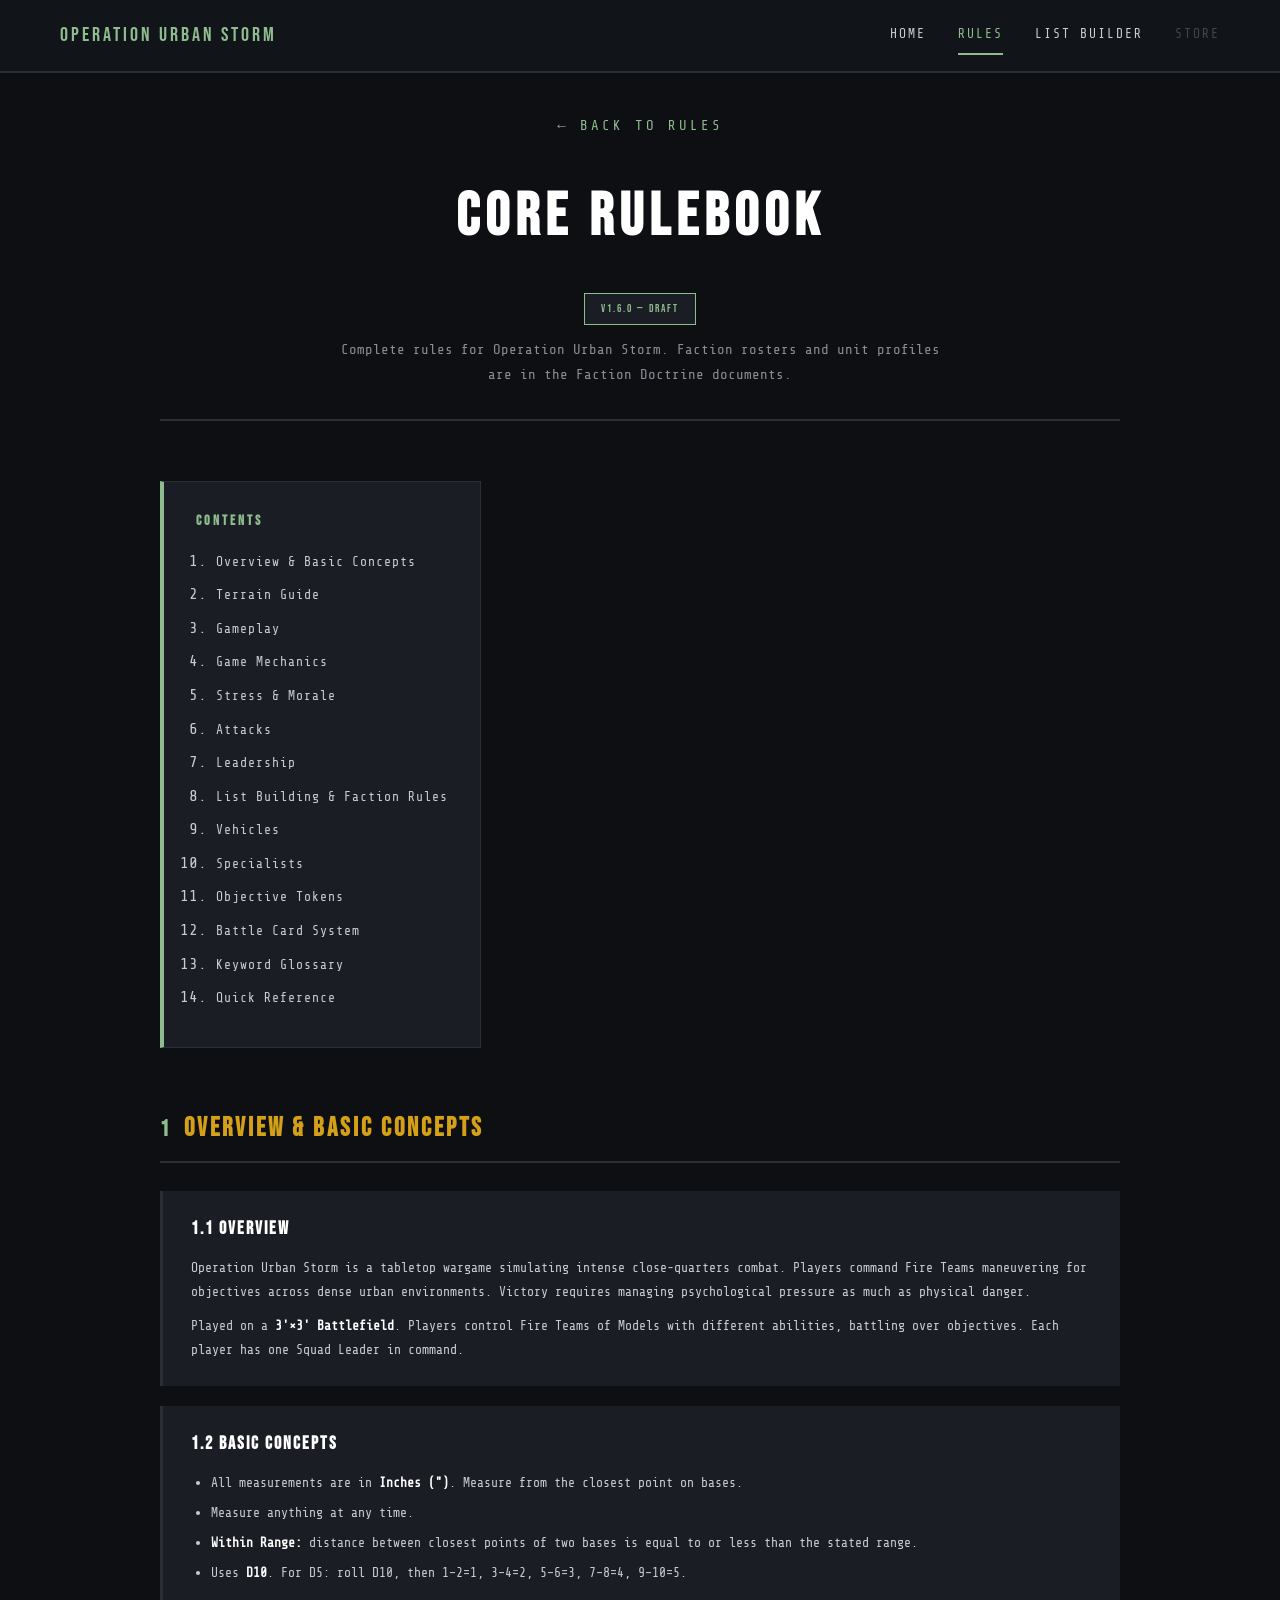
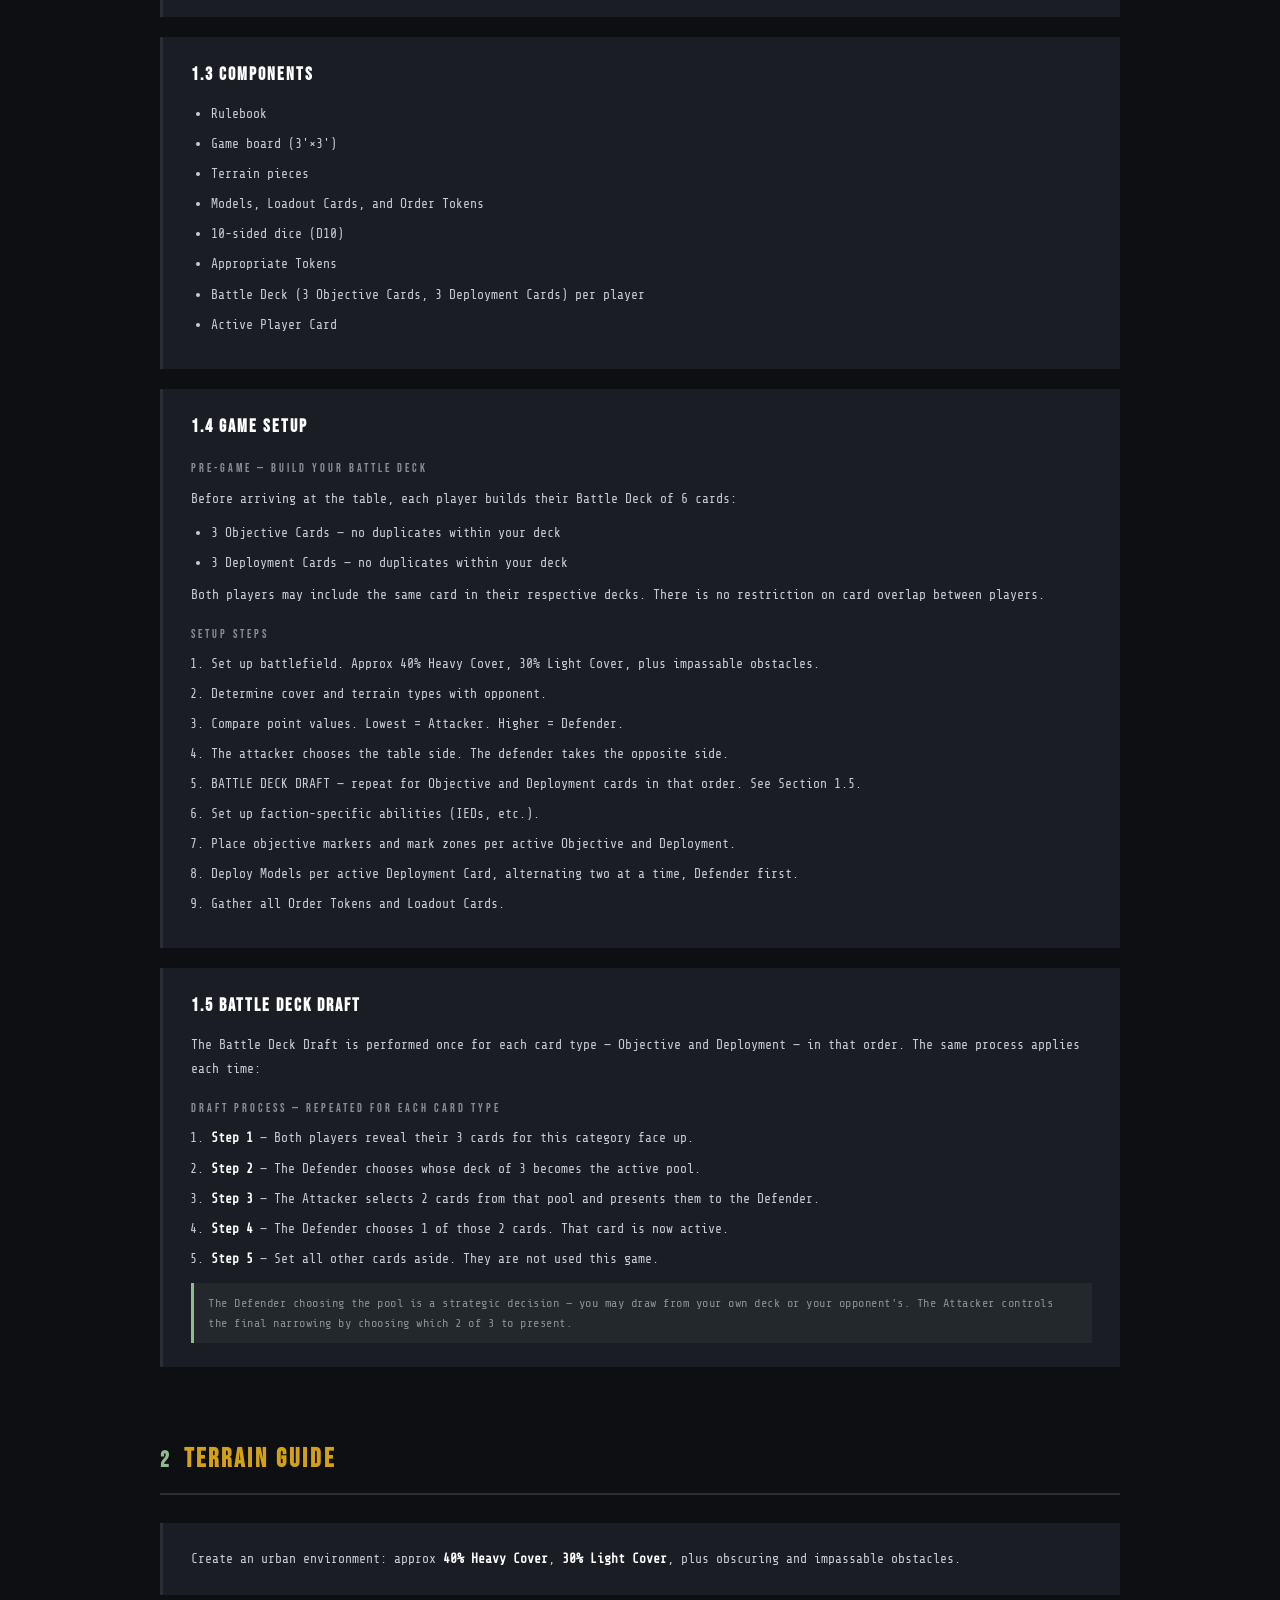
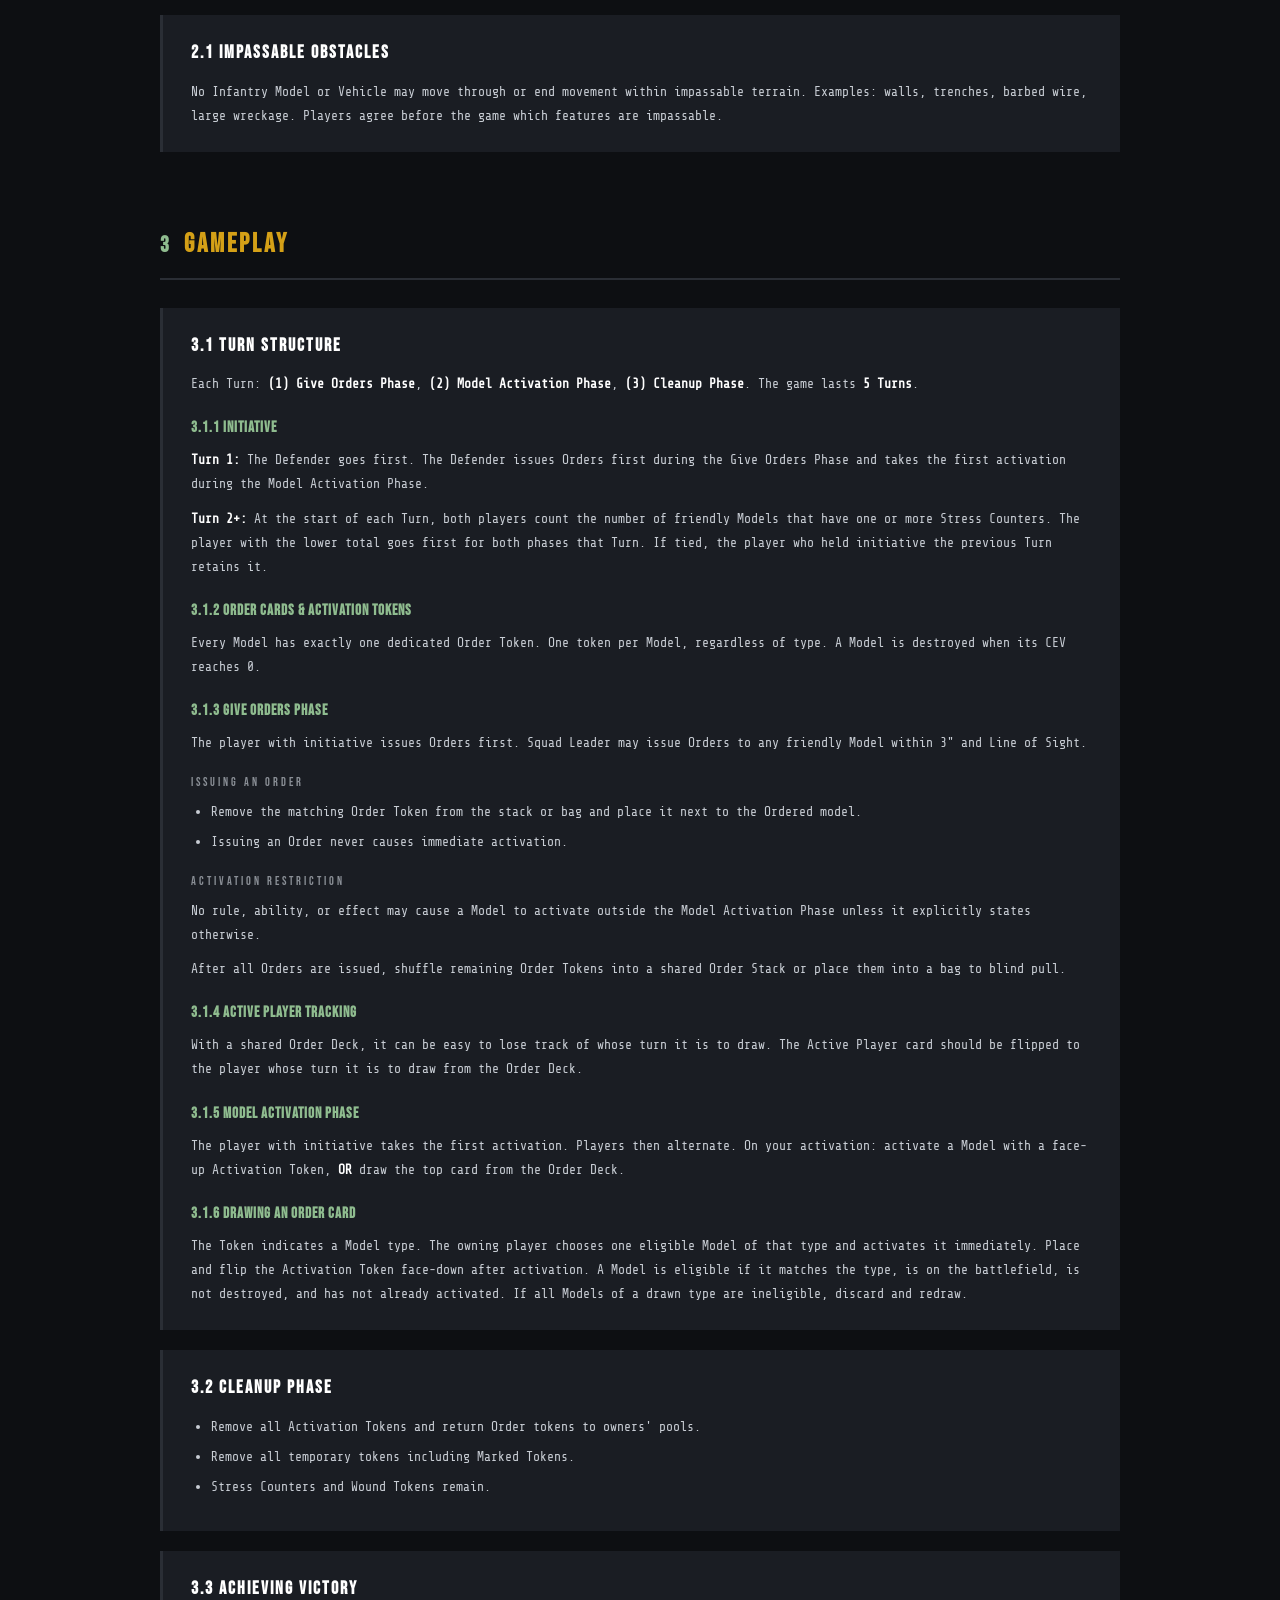
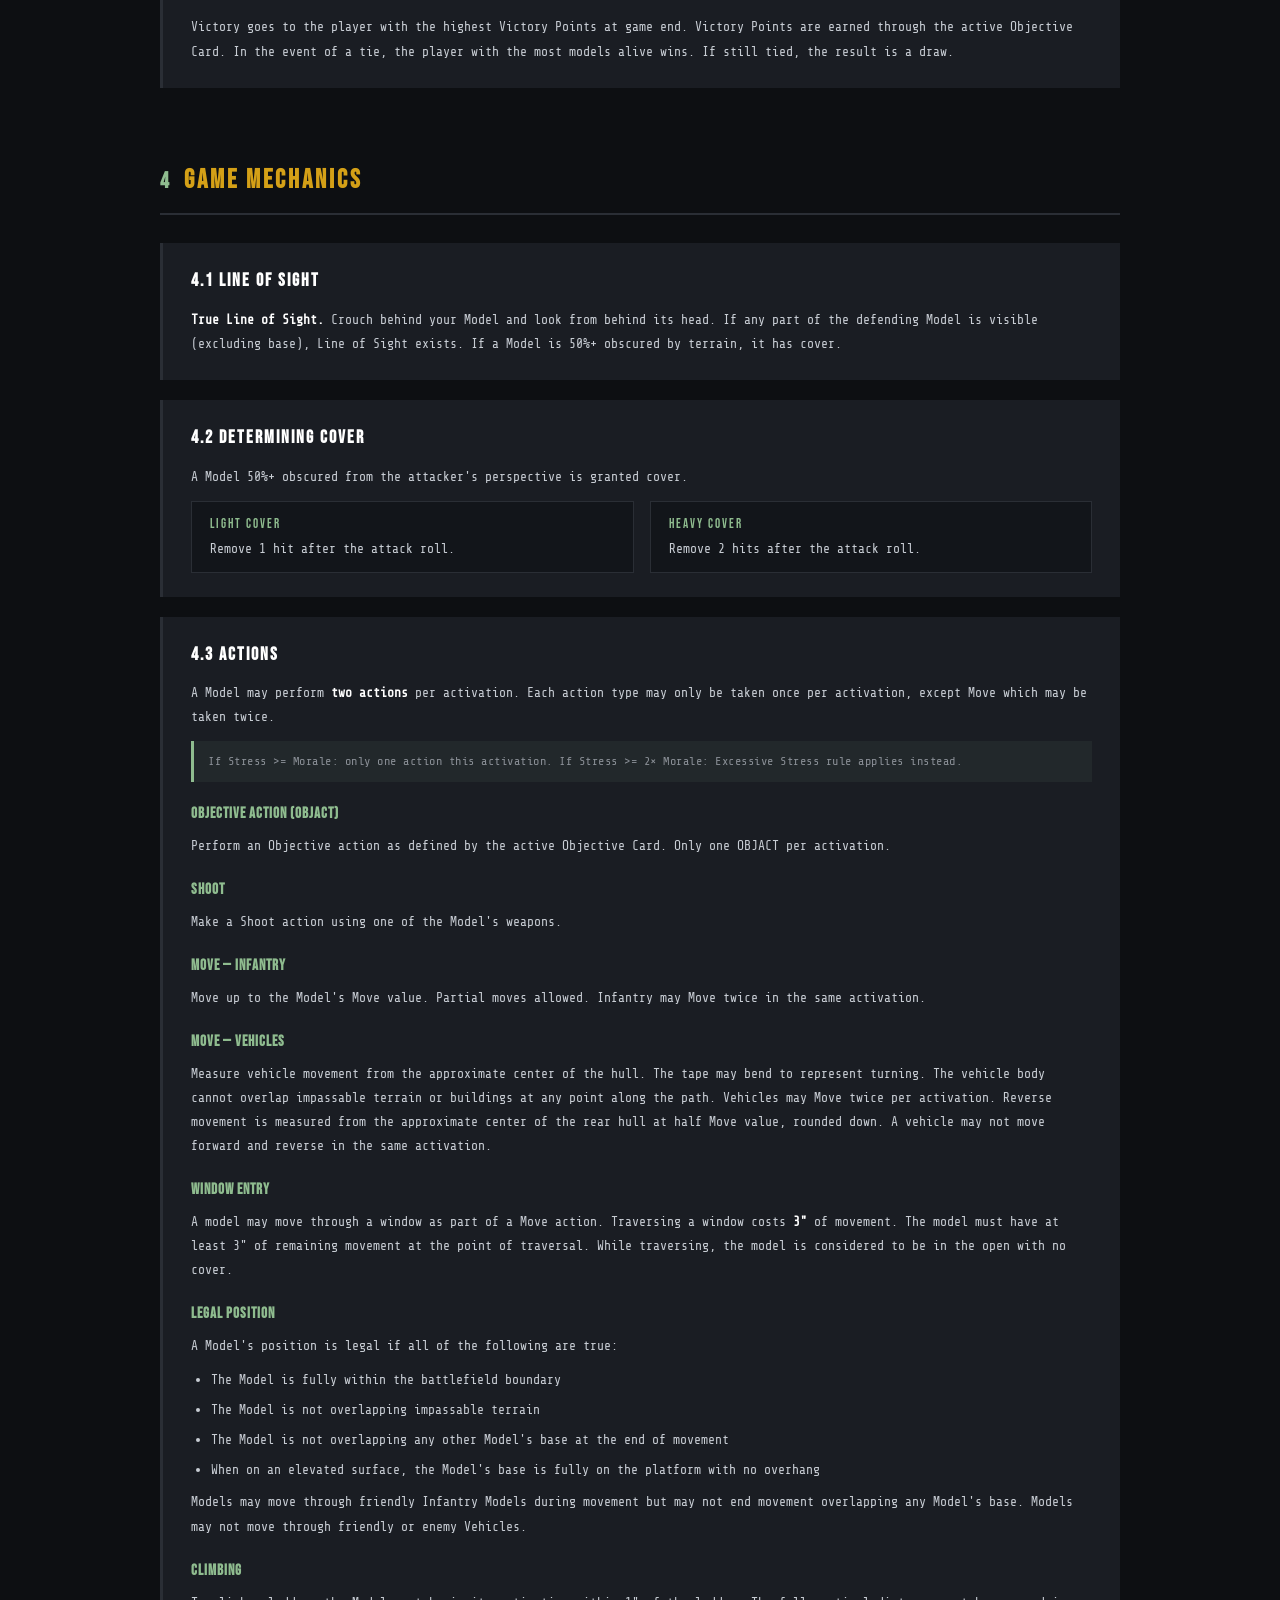
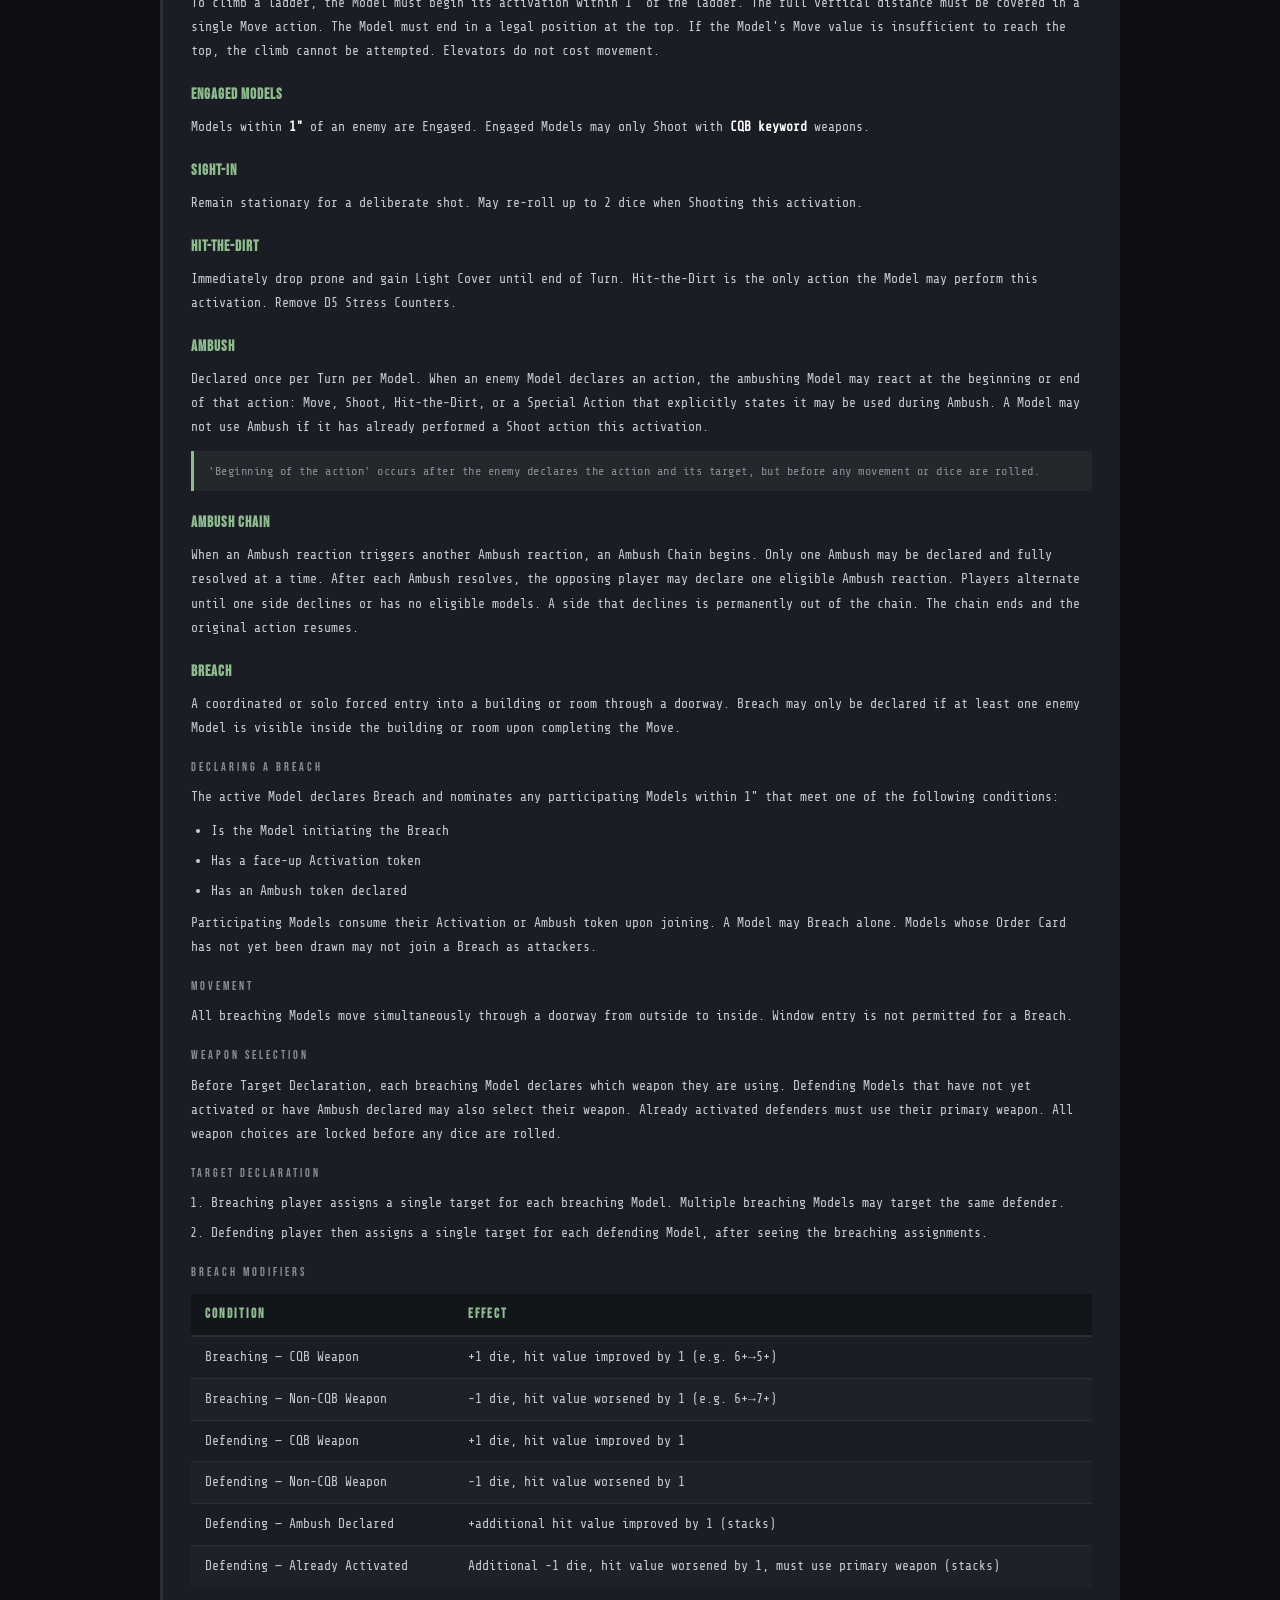
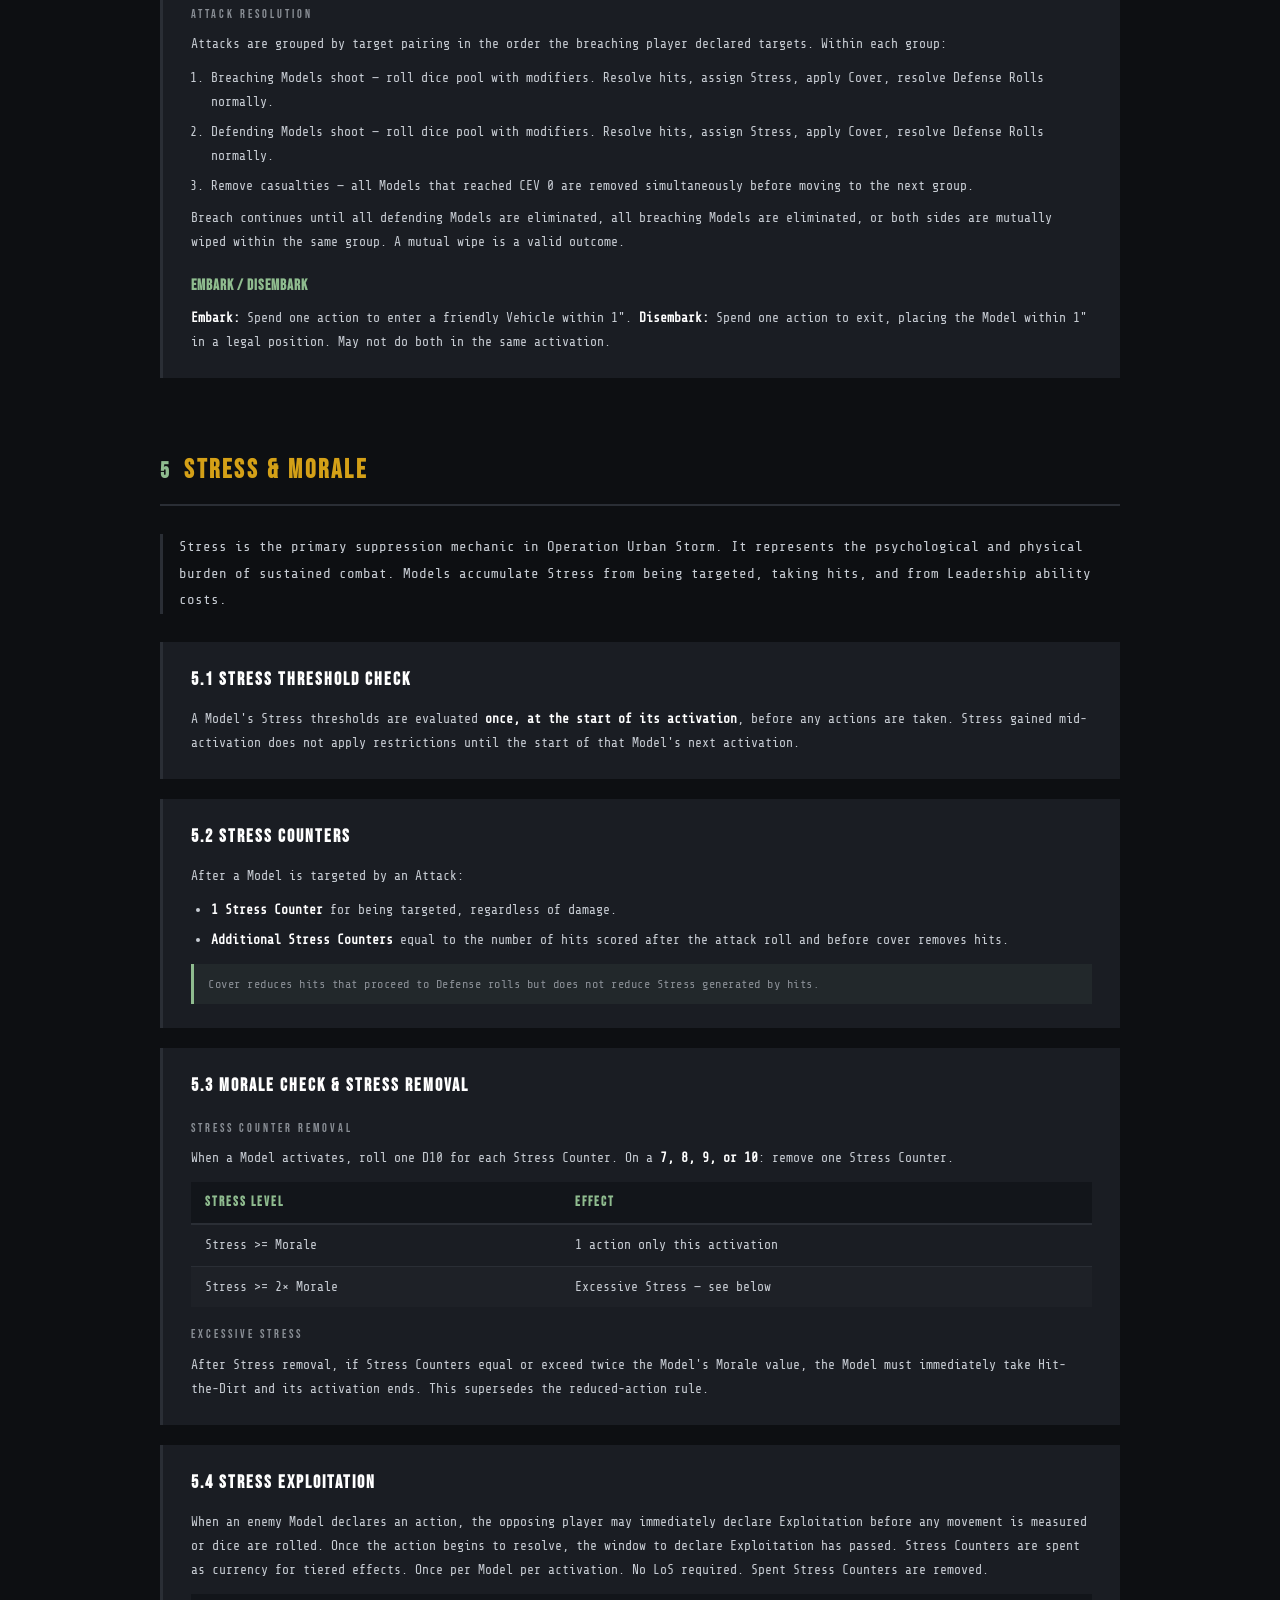
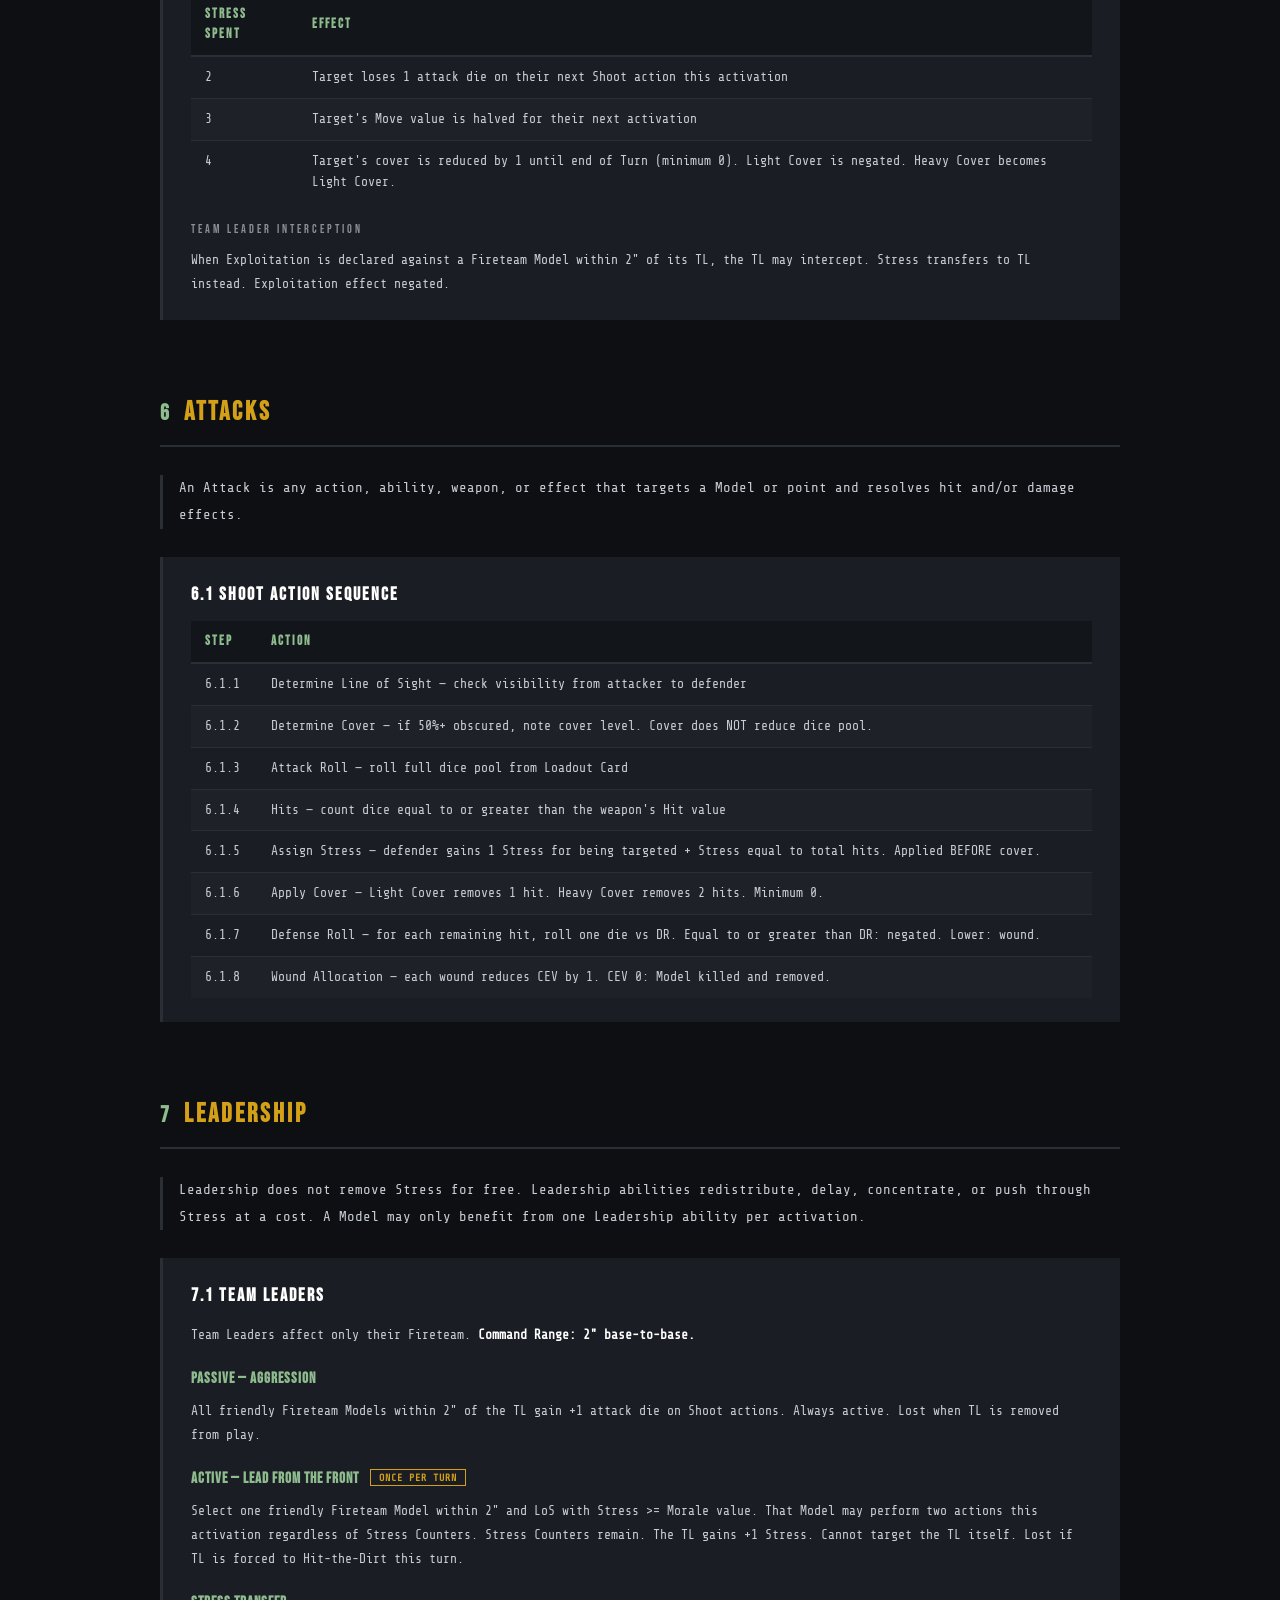
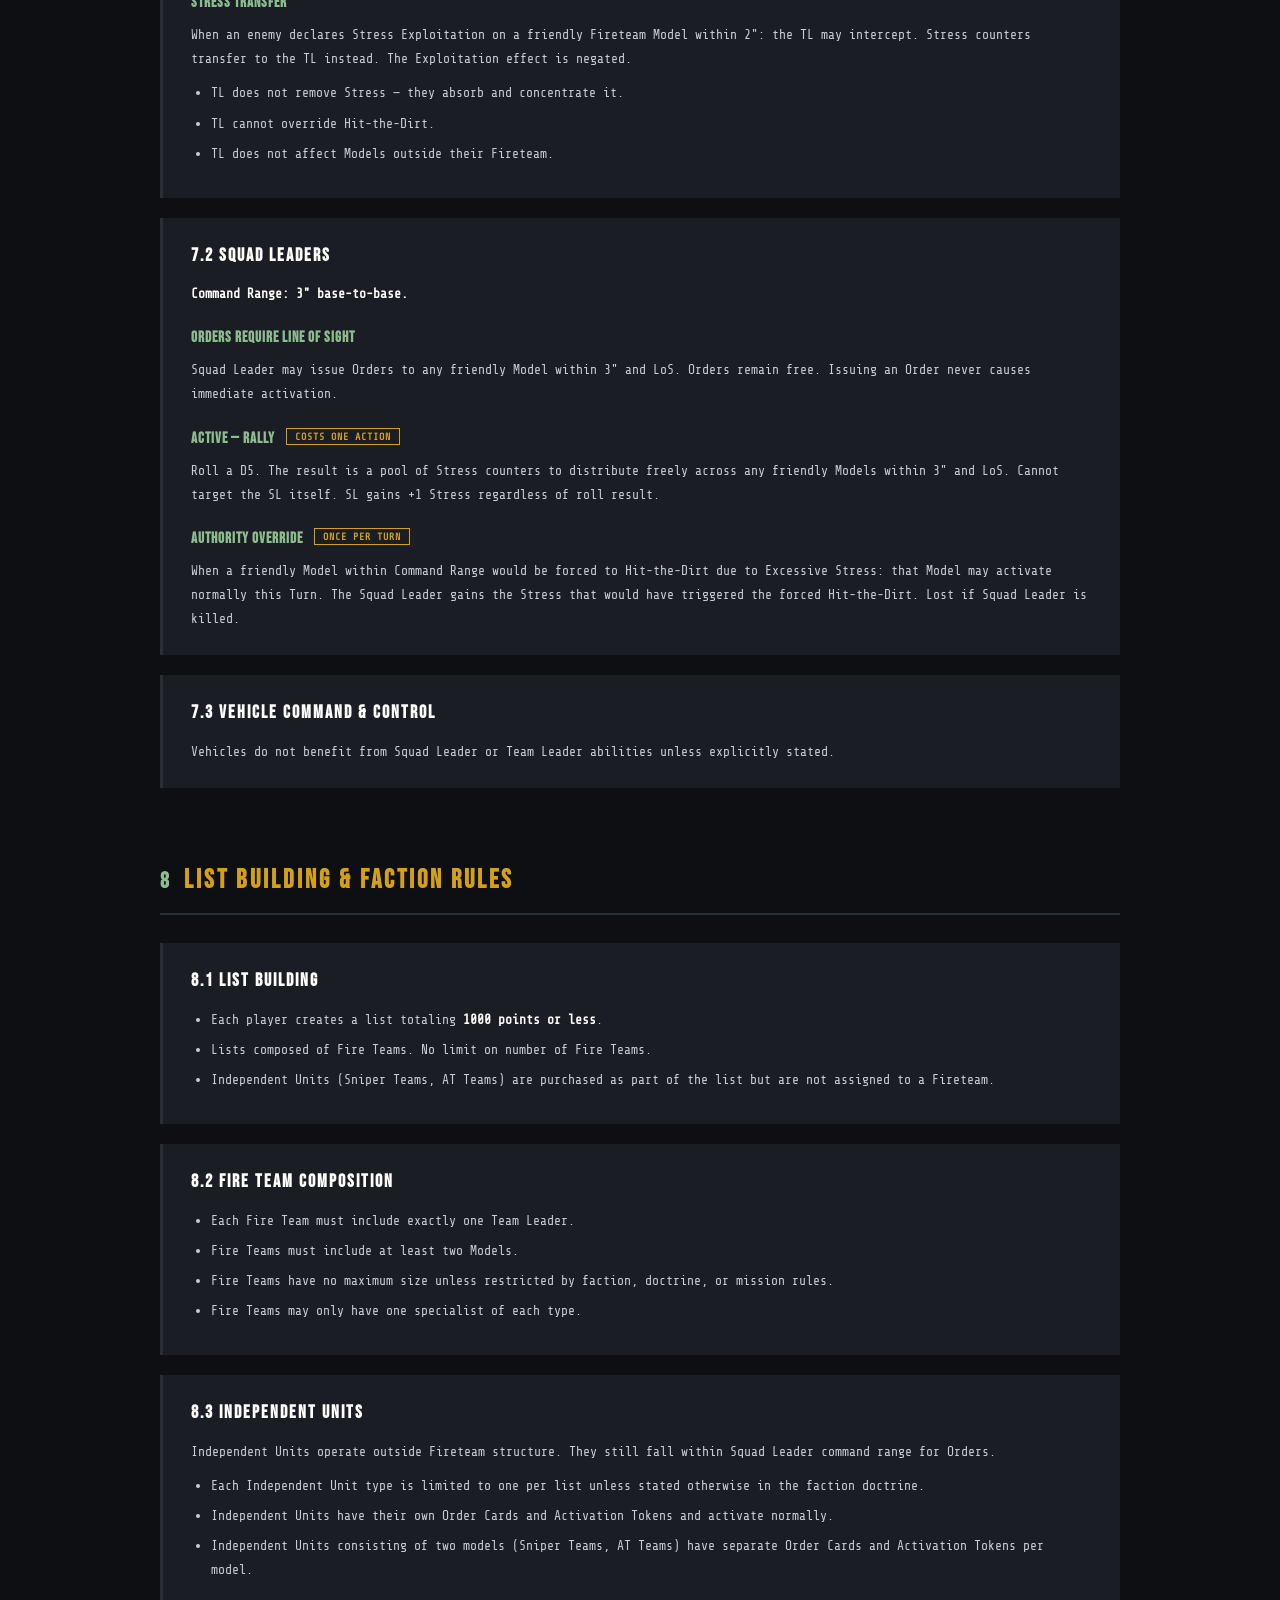
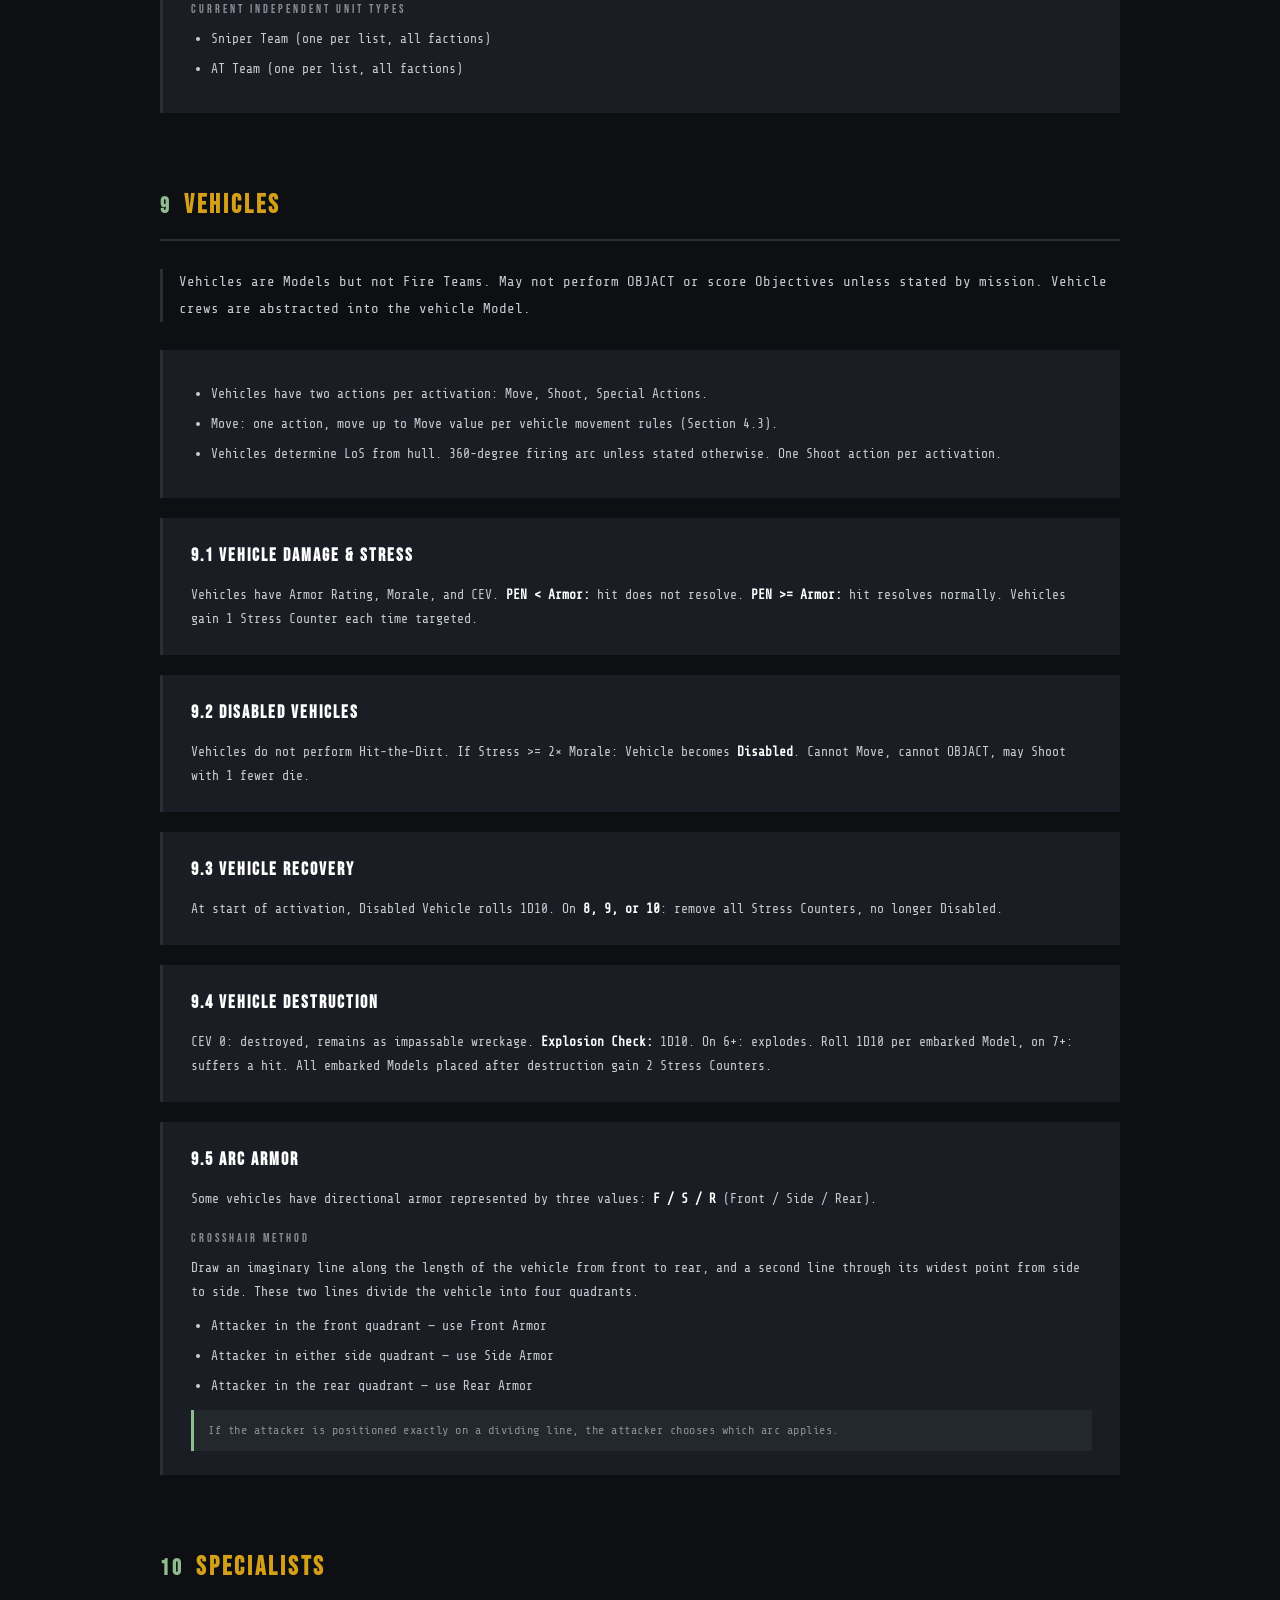
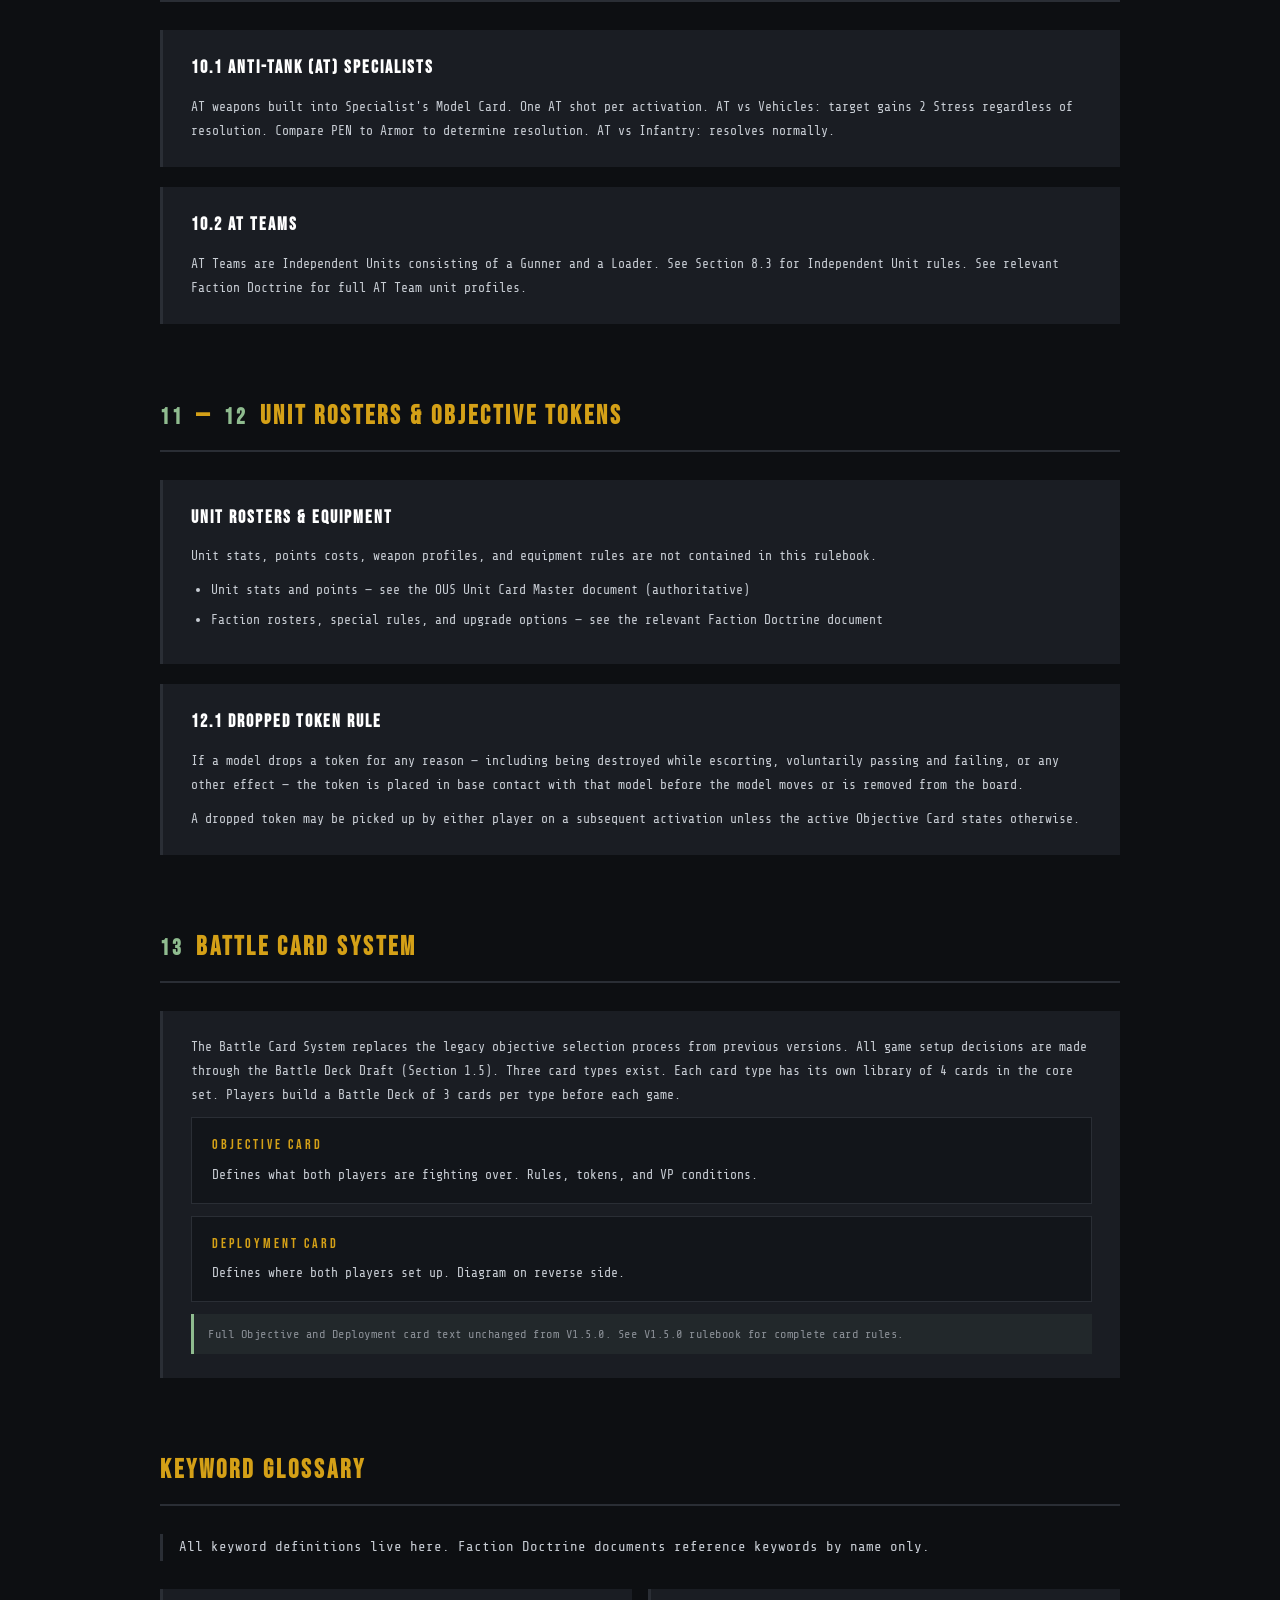
<file: core-rules.html>
<!DOCTYPE html>
<html lang="en">
<head>
  <meta charset="UTF-8">
  <meta name="viewport" content="width=device-width, initial-scale=1.0">
  <title>Core Rulebook — Operation Urban Storm</title>
  <link rel="stylesheet" href="css/style.css">
  <link rel="stylesheet" href="css/doc.css">
</head>
<body>

  <nav class="main-nav">
    <div class="nav-container">
      <div class="nav-brand">OPERATION URBAN STORM</div>
      <div class="nav-links">
        <a href="index.html">HOME</a>
        <a href="rules.html" class="active">RULES</a>
        <a href="listBuilder.html">LIST BUILDER</a>
        <a href="#" class="disabled">STORE</a>
      </div>
    </div>
  </nav>

  <main class="doc-main">

    <div class="doc-page-header">
      <a href="rules.html" class="back-link">← BACK TO RULES</a>
      <h1>CORE RULEBOOK</h1>
      <div class="version-badge">V1.6.0 — DRAFT</div>
      <p>Complete rules for Operation Urban Storm. Faction rosters and unit profiles are in the Faction Doctrine documents.</p>
    </div>

    <!-- TOC -->
    <nav class="doc-toc">
      <h2>CONTENTS</h2>
      <ol>
        <li><a href="#overview">Overview & Basic Concepts</a></li>
        <li><a href="#terrain">Terrain Guide</a></li>
        <li><a href="#gameplay">Gameplay</a></li>
        <li><a href="#mechanics">Game Mechanics</a></li>
        <li><a href="#stress">Stress & Morale</a></li>
        <li><a href="#attacks">Attacks</a></li>
        <li><a href="#leadership">Leadership</a></li>
        <li><a href="#listbuilding">List Building & Faction Rules</a></li>
        <li><a href="#vehicles">Vehicles</a></li>
        <li><a href="#specialists">Specialists</a></li>
        <li><a href="#objectives">Objective Tokens</a></li>
        <li><a href="#battlecards">Battle Card System</a></li>
        <li><a href="#keywords">Keyword Glossary</a></li>
        <li><a href="#quickref">Quick Reference</a></li>
      </ol>
    </nav>

    <!-- SECTION 1 -->
    <section class="doc-section" id="overview">
      <h2><span class="section-num">1</span> OVERVIEW & BASIC CONCEPTS</h2>

      <div class="rule-block">
        <h3>1.1 Overview</h3>
        <p>Operation Urban Storm is a tabletop wargame simulating intense close-quarters combat. Players command Fire Teams maneuvering for objectives across dense urban environments. Victory requires managing psychological pressure as much as physical danger.</p>
        <p>Played on a <strong>3'×3' Battlefield</strong>. Players control Fire Teams of Models with different abilities, battling over objectives. Each player has one Squad Leader in command.</p>
      </div>

      <div class="rule-block">
        <h3>1.2 Basic Concepts</h3>
        <ul class="rule-list">
          <li>All measurements are in <strong>Inches (")</strong>. Measure from the closest point on bases.</li>
          <li>Measure anything at any time.</li>
          <li><strong>Within Range:</strong> distance between closest points of two bases is equal to or less than the stated range.</li>
          <li>Uses <strong>D10</strong>. For D5: roll D10, then 1–2=1, 3–4=2, 5–6=3, 7–8=4, 9–10=5.</li>
        </ul>
      </div>

      <div class="rule-block">
        <h3>1.3 Components</h3>
        <ul class="rule-list">
          <li>Rulebook</li>
          <li>Game board (3'×3')</li>
          <li>Terrain pieces</li>
          <li>Models, Loadout Cards, and Order Tokens</li>
          <li>10-sided dice (D10)</li>
          <li>Appropriate Tokens</li>
          <li>Battle Deck (3 Objective Cards, 3 Deployment Cards) per player</li>
          <li>Active Player Card</li>
        </ul>
      </div>

      <div class="rule-block">
        <h3>1.4 Game Setup</h3>
        <div class="sub-heading">PRE-GAME — BUILD YOUR BATTLE DECK</div>
        <p>Before arriving at the table, each player builds their Battle Deck of 6 cards:</p>
        <ul class="rule-list">
          <li>3 Objective Cards — no duplicates within your deck</li>
          <li>3 Deployment Cards — no duplicates within your deck</li>
        </ul>
        <p>Both players may include the same card in their respective decks. There is no restriction on card overlap between players.</p>
        <div class="sub-heading">SETUP STEPS</div>
        <ol class="rule-list">
          <li>Set up battlefield. Approx 40% Heavy Cover, 30% Light Cover, plus impassable obstacles.</li>
          <li>Determine cover and terrain types with opponent.</li>
          <li>Compare point values. Lowest = Attacker. Higher = Defender.</li>
          <li>The attacker chooses the table side. The defender takes the opposite side.</li>
          <li>BATTLE DECK DRAFT — repeat for Objective and Deployment cards in that order. See Section 1.5.</li>
          <li>Set up faction-specific abilities (IEDs, etc.).</li>
          <li>Place objective markers and mark zones per active Objective and Deployment.</li>
          <li>Deploy Models per active Deployment Card, alternating two at a time, Defender first.</li>
          <li>Gather all Order Tokens and Loadout Cards.</li>
        </ol>
      </div>

      <div class="rule-block">
        <h3>1.5 Battle Deck Draft</h3>
        <p>The Battle Deck Draft is performed once for each card type — Objective and Deployment — in that order. The same process applies each time:</p>
        <div class="sub-heading">DRAFT PROCESS — REPEATED FOR EACH CARD TYPE</div>
        <ol class="rule-list">
          <li><strong>Step 1</strong> — Both players reveal their 3 cards for this category face up.</li>
          <li><strong>Step 2</strong> — The Defender chooses whose deck of 3 becomes the active pool.</li>
          <li><strong>Step 3</strong> — The Attacker selects 2 cards from that pool and presents them to the Defender.</li>
          <li><strong>Step 4</strong> — The Defender chooses 1 of those 2 cards. That card is now active.</li>
          <li><strong>Step 5</strong> — Set all other cards aside. They are not used this game.</li>
        </ol>
        <div class="rule-note">The Defender choosing the pool is a strategic decision — you may draw from your own deck or your opponent's. The Attacker controls the final narrowing by choosing which 2 of 3 to present.</div>
      </div>
    </section>

    <!-- SECTION 2 -->
    <section class="doc-section" id="terrain">
      <h2><span class="section-num">2</span> TERRAIN GUIDE</h2>
      <div class="rule-block">
        <p>Create an urban environment: approx <strong>40% Heavy Cover</strong>, <strong>30% Light Cover</strong>, plus obscuring and impassable obstacles.</p>
      </div>
      <div class="rule-block">
        <h3>2.1 Impassable Obstacles</h3>
        <p>No Infantry Model or Vehicle may move through or end movement within impassable terrain. Examples: walls, trenches, barbed wire, large wreckage. Players agree before the game which features are impassable.</p>
      </div>
    </section>

    <!-- SECTION 3 -->
    <section class="doc-section" id="gameplay">
      <h2><span class="section-num">3</span> GAMEPLAY</h2>

      <div class="rule-block">
        <h3>3.1 Turn Structure</h3>
        <p>Each Turn: <strong>(1) Give Orders Phase</strong>, <strong>(2) Model Activation Phase</strong>, <strong>(3) Cleanup Phase</strong>. The game lasts <strong>5 Turns</strong>.</p>

        <h4>3.1.1 Initiative</h4>
        <p><strong>Turn 1:</strong> The Defender goes first. The Defender issues Orders first during the Give Orders Phase and takes the first activation during the Model Activation Phase.</p>
        <p><strong>Turn 2+:</strong> At the start of each Turn, both players count the number of friendly Models that have one or more Stress Counters. The player with the lower total goes first for both phases that Turn. If tied, the player who held initiative the previous Turn retains it.</p>

        <h4>3.1.2 Order Cards & Activation Tokens</h4>
        <p>Every Model has exactly one dedicated Order Token. One token per Model, regardless of type. A Model is destroyed when its CEV reaches 0.</p>

        <h4>3.1.3 Give Orders Phase</h4>
        <p>The player with initiative issues Orders first. Squad Leader may issue Orders to any friendly Model within 3" and Line of Sight.</p>
        <div class="sub-heading">ISSUING AN ORDER</div>
        <ul class="rule-list">
          <li>Remove the matching Order Token from the stack or bag and place it next to the Ordered model.</li>
          <li>Issuing an Order never causes immediate activation.</li>
        </ul>
        <div class="sub-heading">ACTIVATION RESTRICTION</div>
        <p>No rule, ability, or effect may cause a Model to activate outside the Model Activation Phase unless it explicitly states otherwise.</p>
        <p>After all Orders are issued, shuffle remaining Order Tokens into a shared Order Stack or place them into a bag to blind pull.</p>

        <h4>3.1.4 Active Player Tracking</h4>
        <p>With a shared Order Deck, it can be easy to lose track of whose turn it is to draw. The Active Player card should be flipped to the player whose turn it is to draw from the Order Deck.</p>

        <h4>3.1.5 Model Activation Phase</h4>
        <p>The player with initiative takes the first activation. Players then alternate. On your activation: activate a Model with a face-up Activation Token, <strong>OR</strong> draw the top card from the Order Deck.</p>

        <h4>3.1.6 Drawing an Order Card</h4>
        <p>The Token indicates a Model type. The owning player chooses one eligible Model of that type and activates it immediately. Place and flip the Activation Token face-down after activation. A Model is eligible if it matches the type, is on the battlefield, is not destroyed, and has not already activated. If all Models of a drawn type are ineligible, discard and redraw.</p>
      </div>

      <div class="rule-block">
        <h3>3.2 Cleanup Phase</h3>
        <ul class="rule-list">
          <li>Remove all Activation Tokens and return Order tokens to owners' pools.</li>
          <li>Remove all temporary tokens including Marked Tokens.</li>
          <li>Stress Counters and Wound Tokens remain.</li>
        </ul>
      </div>

      <div class="rule-block">
        <h3>3.3 Achieving Victory</h3>
        <p>Victory goes to the player with the highest Victory Points at game end. Victory Points are earned through the active Objective Card. In the event of a tie, the player with the most models alive wins. If still tied, the result is a draw.</p>
      </div>
    </section>

    <!-- SECTION 4 -->
    <section class="doc-section" id="mechanics">
      <h2><span class="section-num">4</span> GAME MECHANICS</h2>

      <div class="rule-block">
        <h3>4.1 Line of Sight</h3>
        <p><strong>True Line of Sight.</strong> Crouch behind your Model and look from behind its head. If any part of the defending Model is visible (excluding base), Line of Sight exists. If a Model is 50%+ obscured by terrain, it has cover.</p>
      </div>

      <div class="rule-block">
        <h3>4.2 Determining Cover</h3>
        <p>A Model 50%+ obscured from the attacker's perspective is granted cover.</p>
        <div class="stat-row">
          <div class="stat-cell"><span class="stat-label">Light Cover</span><span class="stat-value">Remove 1 hit after the attack roll.</span></div>
          <div class="stat-cell"><span class="stat-label">Heavy Cover</span><span class="stat-value">Remove 2 hits after the attack roll.</span></div>
        </div>
      </div>

      <div class="rule-block">
        <h3>4.3 Actions</h3>
        <p>A Model may perform <strong>two actions</strong> per activation. Each action type may only be taken once per activation, except Move which may be taken twice.</p>
        <div class="rule-note">If Stress &gt;= Morale: only one action this activation. If Stress &gt;= 2× Morale: Excessive Stress rule applies instead.</div>

        <h4>Objective Action (OBJACT)</h4>
        <p>Perform an Objective action as defined by the active Objective Card. Only one OBJACT per activation.</p>

        <h4>Shoot</h4>
        <p>Make a Shoot action using one of the Model's weapons.</p>

        <h4>Move — Infantry</h4>
        <p>Move up to the Model's Move value. Partial moves allowed. Infantry may Move twice in the same activation.</p>

        <h4>Move — Vehicles</h4>
        <p>Measure vehicle movement from the approximate center of the hull. The tape may bend to represent turning. The vehicle body cannot overlap impassable terrain or buildings at any point along the path. Vehicles may Move twice per activation. Reverse movement is measured from the approximate center of the rear hull at half Move value, rounded down. A vehicle may not move forward and reverse in the same activation.</p>

        <h4>Window Entry</h4>
        <p>A model may move through a window as part of a Move action. Traversing a window costs <strong>3"</strong> of movement. The model must have at least 3" of remaining movement at the point of traversal. While traversing, the model is considered to be in the open with no cover.</p>

        <h4>Legal Position</h4>
        <p>A Model's position is legal if all of the following are true:</p>
        <ul class="rule-list">
          <li>The Model is fully within the battlefield boundary</li>
          <li>The Model is not overlapping impassable terrain</li>
          <li>The Model is not overlapping any other Model's base at the end of movement</li>
          <li>When on an elevated surface, the Model's base is fully on the platform with no overhang</li>
        </ul>
        <p>Models may move through friendly Infantry Models during movement but may not end movement overlapping any Model's base. Models may not move through friendly or enemy Vehicles.</p>

        <h4>Climbing</h4>
        <p>To climb a ladder, the Model must begin its activation within 1" of the ladder. The full vertical distance must be covered in a single Move action. The Model must end in a legal position at the top. If the Model's Move value is insufficient to reach the top, the climb cannot be attempted. Elevators do not cost movement.</p>

        <h4>Engaged Models</h4>
        <p>Models within <strong>1"</strong> of an enemy are Engaged. Engaged Models may only Shoot with <strong>CQB keyword</strong> weapons.</p>

        <h4>Sight-In</h4>
        <p>Remain stationary for a deliberate shot. May re-roll up to 2 dice when Shooting this activation.</p>

        <h4>Hit-the-Dirt</h4>
        <p>Immediately drop prone and gain Light Cover until end of Turn. Hit-the-Dirt is the only action the Model may perform this activation. Remove D5 Stress Counters.</p>

        <h4>Ambush</h4>
        <p>Declared once per Turn per Model. When an enemy Model declares an action, the ambushing Model may react at the beginning or end of that action: Move, Shoot, Hit-the-Dirt, or a Special Action that explicitly states it may be used during Ambush. A Model may not use Ambush if it has already performed a Shoot action this activation.</p>
        <div class="rule-note">'Beginning of the action' occurs after the enemy declares the action and its target, but before any movement or dice are rolled.</div>

        <h4>Ambush Chain</h4>
        <p>When an Ambush reaction triggers another Ambush reaction, an Ambush Chain begins. Only one Ambush may be declared and fully resolved at a time. After each Ambush resolves, the opposing player may declare one eligible Ambush reaction. Players alternate until one side declines or has no eligible models. A side that declines is permanently out of the chain. The chain ends and the original action resumes.</p>

        <h4>Breach</h4>
        <p>A coordinated or solo forced entry into a building or room through a doorway. Breach may only be declared if at least one enemy Model is visible inside the building or room upon completing the Move.</p>

        <div class="sub-heading">DECLARING A BREACH</div>
        <p>The active Model declares Breach and nominates any participating Models within 1" that meet one of the following conditions:</p>
        <ul class="rule-list">
          <li>Is the Model initiating the Breach</li>
          <li>Has a face-up Activation token</li>
          <li>Has an Ambush token declared</li>
        </ul>
        <p>Participating Models consume their Activation or Ambush token upon joining. A Model may Breach alone. Models whose Order Card has not yet been drawn may not join a Breach as attackers.</p>

        <div class="sub-heading">MOVEMENT</div>
        <p>All breaching Models move simultaneously through a doorway from outside to inside. Window entry is not permitted for a Breach.</p>

        <div class="sub-heading">WEAPON SELECTION</div>
        <p>Before Target Declaration, each breaching Model declares which weapon they are using. Defending Models that have not yet activated or have Ambush declared may also select their weapon. Already activated defenders must use their primary weapon. All weapon choices are locked before any dice are rolled.</p>

        <div class="sub-heading">TARGET DECLARATION</div>
        <ol class="rule-list">
          <li>Breaching player assigns a single target for each breaching Model. Multiple breaching Models may target the same defender.</li>
          <li>Defending player then assigns a single target for each defending Model, after seeing the breaching assignments.</li>
        </ol>

        <div class="sub-heading">BREACH MODIFIERS</div>
        <div class="table-wrap">
          <table class="rule-table">
            <thead><tr><th>Condition</th><th>Effect</th></tr></thead>
            <tbody>
              <tr><td>Breaching — CQB Weapon</td><td>+1 die, hit value improved by 1 (e.g. 6+→5+)</td></tr>
              <tr><td>Breaching — Non-CQB Weapon</td><td>-1 die, hit value worsened by 1 (e.g. 6+→7+)</td></tr>
              <tr><td>Defending — CQB Weapon</td><td>+1 die, hit value improved by 1</td></tr>
              <tr><td>Defending — Non-CQB Weapon</td><td>-1 die, hit value worsened by 1</td></tr>
              <tr><td>Defending — Ambush Declared</td><td>+additional hit value improved by 1 (stacks)</td></tr>
              <tr><td>Defending — Already Activated</td><td>Additional -1 die, hit value worsened by 1, must use primary weapon (stacks)</td></tr>
            </tbody>
          </table>
        </div>

        <div class="sub-heading">ATTACK RESOLUTION</div>
        <p>Attacks are grouped by target pairing in the order the breaching player declared targets. Within each group:</p>
        <ol class="rule-list">
          <li>Breaching Models shoot — roll dice pool with modifiers. Resolve hits, assign Stress, apply Cover, resolve Defense Rolls normally.</li>
          <li>Defending Models shoot — roll dice pool with modifiers. Resolve hits, assign Stress, apply Cover, resolve Defense Rolls normally.</li>
          <li>Remove casualties — all Models that reached CEV 0 are removed simultaneously before moving to the next group.</li>
        </ol>
        <p>Breach continues until all defending Models are eliminated, all breaching Models are eliminated, or both sides are mutually wiped within the same group. A mutual wipe is a valid outcome.</p>

        <h4>Embark / Disembark</h4>
        <p><strong>Embark:</strong> Spend one action to enter a friendly Vehicle within 1". <strong>Disembark:</strong> Spend one action to exit, placing the Model within 1" in a legal position. May not do both in the same activation.</p>
      </div>
    </section>

    <!-- SECTION 5 -->
    <section class="doc-section" id="stress">
      <h2><span class="section-num">5</span> STRESS & MORALE</h2>
      <p class="section-intro">Stress is the primary suppression mechanic in Operation Urban Storm. It represents the psychological and physical burden of sustained combat. Models accumulate Stress from being targeted, taking hits, and from Leadership ability costs.</p>

      <div class="rule-block">
        <h3>5.1 Stress Threshold Check</h3>
        <p>A Model's Stress thresholds are evaluated <strong>once, at the start of its activation</strong>, before any actions are taken. Stress gained mid-activation does not apply restrictions until the start of that Model's next activation.</p>
      </div>

      <div class="rule-block">
        <h3>5.2 Stress Counters</h3>
        <p>After a Model is targeted by an Attack:</p>
        <ul class="rule-list">
          <li><strong>1 Stress Counter</strong> for being targeted, regardless of damage.</li>
          <li><strong>Additional Stress Counters</strong> equal to the number of hits scored after the attack roll and before cover removes hits.</li>
        </ul>
        <div class="rule-note">Cover reduces hits that proceed to Defense rolls but does not reduce Stress generated by hits.</div>
      </div>

      <div class="rule-block">
        <h3>5.3 Morale Check & Stress Removal</h3>
        <div class="sub-heading">STRESS COUNTER REMOVAL</div>
        <p>When a Model activates, roll one D10 for each Stress Counter. On a <strong>7, 8, 9, or 10</strong>: remove one Stress Counter.</p>

        <div class="table-wrap">
          <table class="rule-table">
            <thead><tr><th>Stress Level</th><th>Effect</th></tr></thead>
            <tbody>
              <tr><td>Stress &gt;= Morale</td><td>1 action only this activation</td></tr>
              <tr><td>Stress &gt;= 2× Morale</td><td>Excessive Stress — see below</td></tr>
            </tbody>
          </table>
        </div>

        <div class="sub-heading">EXCESSIVE STRESS</div>
        <p>After Stress removal, if Stress Counters equal or exceed twice the Model's Morale value, the Model must immediately take Hit-the-Dirt and its activation ends. This supersedes the reduced-action rule.</p>
      </div>

      <div class="rule-block">
        <h3>5.4 Stress Exploitation</h3>
        <p>When an enemy Model declares an action, the opposing player may immediately declare Exploitation before any movement is measured or dice are rolled. Once the action begins to resolve, the window to declare Exploitation has passed. Stress Counters are spent as currency for tiered effects. Once per Model per activation. No LoS required. Spent Stress Counters are removed.</p>

        <div class="table-wrap">
          <table class="rule-table">
            <thead><tr><th>Stress Spent</th><th>Effect</th></tr></thead>
            <tbody>
              <tr><td>2</td><td>Target loses 1 attack die on their next Shoot action this activation</td></tr>
              <tr><td>3</td><td>Target's Move value is halved for their next activation</td></tr>
              <tr><td>4</td><td>Target's cover is reduced by 1 until end of Turn (minimum 0). Light Cover is negated. Heavy Cover becomes Light Cover.</td></tr>
            </tbody>
          </table>
        </div>

        <div class="sub-heading">TEAM LEADER INTERCEPTION</div>
        <p>When Exploitation is declared against a Fireteam Model within 2" of its TL, the TL may intercept. Stress transfers to TL instead. Exploitation effect negated.</p>
      </div>
    </section>

    <!-- SECTION 6 -->
    <section class="doc-section" id="attacks">
      <h2><span class="section-num">6</span> ATTACKS</h2>
      <p class="section-intro">An Attack is any action, ability, weapon, or effect that targets a Model or point and resolves hit and/or damage effects.</p>

      <div class="rule-block">
        <h3>6.1 Shoot Action Sequence</h3>
        <div class="table-wrap">
          <table class="rule-table">
            <thead><tr><th>Step</th><th>Action</th></tr></thead>
            <tbody>
              <tr><td>6.1.1</td><td>Determine Line of Sight — check visibility from attacker to defender</td></tr>
              <tr><td>6.1.2</td><td>Determine Cover — if 50%+ obscured, note cover level. Cover does NOT reduce dice pool.</td></tr>
              <tr><td>6.1.3</td><td>Attack Roll — roll full dice pool from Loadout Card</td></tr>
              <tr><td>6.1.4</td><td>Hits — count dice equal to or greater than the weapon's Hit value</td></tr>
              <tr><td>6.1.5</td><td>Assign Stress — defender gains 1 Stress for being targeted + Stress equal to total hits. Applied BEFORE cover.</td></tr>
              <tr><td>6.1.6</td><td>Apply Cover — Light Cover removes 1 hit. Heavy Cover removes 2 hits. Minimum 0.</td></tr>
              <tr><td>6.1.7</td><td>Defense Roll — for each remaining hit, roll one die vs DR. Equal to or greater than DR: negated. Lower: wound.</td></tr>
              <tr><td>6.1.8</td><td>Wound Allocation — each wound reduces CEV by 1. CEV 0: Model killed and removed.</td></tr>
            </tbody>
          </table>
        </div>
      </div>
    </section>

    <!-- SECTION 7 -->
    <section class="doc-section" id="leadership">
      <h2><span class="section-num">7</span> LEADERSHIP</h2>
      <p class="section-intro">Leadership does not remove Stress for free. Leadership abilities redistribute, delay, concentrate, or push through Stress at a cost. A Model may only benefit from one Leadership ability per activation.</p>

      <div class="rule-block">
        <h3>7.1 Team Leaders</h3>
        <p>Team Leaders affect only their Fireteam. <strong>Command Range: 2" base-to-base.</strong></p>

        <h4>Passive — Aggression</h4>
        <p>All friendly Fireteam Models within 2" of the TL gain +1 attack die on Shoot actions. Always active. Lost when TL is removed from play.</p>

        <h4>Active — Lead From The Front <span class="ability-tag">Once per Turn</span></h4>
        <p>Select one friendly Fireteam Model within 2" and LoS with Stress >= Morale value. That Model may perform two actions this activation regardless of Stress Counters. Stress Counters remain. The TL gains +1 Stress. Cannot target the TL itself. Lost if TL is forced to Hit-the-Dirt this turn.</p>

        <h4>Stress Transfer</h4>
        <p>When an enemy declares Stress Exploitation on a friendly Fireteam Model within 2": the TL may intercept. Stress counters transfer to the TL instead. The Exploitation effect is negated.</p>
        <ul class="rule-list">
          <li>TL does not remove Stress — they absorb and concentrate it.</li>
          <li>TL cannot override Hit-the-Dirt.</li>
          <li>TL does not affect Models outside their Fireteam.</li>
        </ul>
      </div>

      <div class="rule-block">
        <h3>7.2 Squad Leaders</h3>
        <p><strong>Command Range: 3" base-to-base.</strong></p>

        <h4>Orders Require Line of Sight</h4>
        <p>Squad Leader may issue Orders to any friendly Model within 3" and LoS. Orders remain free. Issuing an Order never causes immediate activation.</p>

        <h4>Active — Rally <span class="ability-tag">Costs One Action</span></h4>
        <p>Roll a D5. The result is a pool of Stress counters to distribute freely across any friendly Models within 3" and LoS. Cannot target the SL itself. SL gains +1 Stress regardless of roll result.</p>

        <h4>Authority Override <span class="ability-tag">Once per Turn</span></h4>
        <p>When a friendly Model within Command Range would be forced to Hit-the-Dirt due to Excessive Stress: that Model may activate normally this Turn. The Squad Leader gains the Stress that would have triggered the forced Hit-the-Dirt. Lost if Squad Leader is killed.</p>
      </div>

      <div class="rule-block">
        <h3>7.3 Vehicle Command & Control</h3>
        <p>Vehicles do not benefit from Squad Leader or Team Leader abilities unless explicitly stated.</p>
      </div>
    </section>

    <!-- SECTION 8 -->
    <section class="doc-section" id="listbuilding">
      <h2><span class="section-num">8</span> LIST BUILDING & FACTION RULES</h2>

      <div class="rule-block">
        <h3>8.1 List Building</h3>
        <ul class="rule-list">
          <li>Each player creates a list totaling <strong>1000 points or less</strong>.</li>
          <li>Lists composed of Fire Teams. No limit on number of Fire Teams.</li>
          <li>Independent Units (Sniper Teams, AT Teams) are purchased as part of the list but are not assigned to a Fireteam.</li>
        </ul>
      </div>

      <div class="rule-block">
        <h3>8.2 Fire Team Composition</h3>
        <ul class="rule-list">
          <li>Each Fire Team must include exactly one Team Leader.</li>
          <li>Fire Teams must include at least two Models.</li>
          <li>Fire Teams have no maximum size unless restricted by faction, doctrine, or mission rules.</li>
          <li>Fire Teams may only have one specialist of each type.</li>
        </ul>
      </div>

      <div class="rule-block">
        <h3>8.3 Independent Units</h3>
        <p>Independent Units operate outside Fireteam structure. They still fall within Squad Leader command range for Orders.</p>
        <ul class="rule-list">
          <li>Each Independent Unit type is limited to one per list unless stated otherwise in the faction doctrine.</li>
          <li>Independent Units have their own Order Cards and Activation Tokens and activate normally.</li>
          <li>Independent Units consisting of two models (Sniper Teams, AT Teams) have separate Order Cards and Activation Tokens per model.</li>
        </ul>
        <div class="sub-heading">CURRENT INDEPENDENT UNIT TYPES</div>
        <ul class="rule-list">
          <li>Sniper Team (one per list, all factions)</li>
          <li>AT Team (one per list, all factions)</li>
        </ul>
      </div>
    </section>

    <!-- SECTION 9 -->
    <section class="doc-section" id="vehicles">
      <h2><span class="section-num">9</span> VEHICLES</h2>
      <p class="section-intro">Vehicles are Models but not Fire Teams. May not perform OBJACT or score Objectives unless stated by mission. Vehicle crews are abstracted into the vehicle Model.</p>

      <div class="rule-block">
        <ul class="rule-list">
          <li>Vehicles have two actions per activation: Move, Shoot, Special Actions.</li>
          <li>Move: one action, move up to Move value per vehicle movement rules (Section 4.3).</li>
          <li>Vehicles determine LoS from hull. 360-degree firing arc unless stated otherwise. One Shoot action per activation.</li>
        </ul>
      </div>

      <div class="rule-block">
        <h3>9.1 Vehicle Damage & Stress</h3>
        <p>Vehicles have Armor Rating, Morale, and CEV. <strong>PEN &lt; Armor:</strong> hit does not resolve. <strong>PEN &gt;= Armor:</strong> hit resolves normally. Vehicles gain 1 Stress Counter each time targeted.</p>
      </div>

      <div class="rule-block">
        <h3>9.2 Disabled Vehicles</h3>
        <p>Vehicles do not perform Hit-the-Dirt. If Stress &gt;= 2× Morale: Vehicle becomes <strong>Disabled</strong>. Cannot Move, cannot OBJACT, may Shoot with 1 fewer die.</p>
      </div>

      <div class="rule-block">
        <h3>9.3 Vehicle Recovery</h3>
        <p>At start of activation, Disabled Vehicle rolls 1D10. On <strong>8, 9, or 10</strong>: remove all Stress Counters, no longer Disabled.</p>
      </div>

      <div class="rule-block">
        <h3>9.4 Vehicle Destruction</h3>
        <p>CEV 0: destroyed, remains as impassable wreckage. <strong>Explosion Check:</strong> 1D10. On 6+: explodes. Roll 1D10 per embarked Model, on 7+: suffers a hit. All embarked Models placed after destruction gain 2 Stress Counters.</p>
      </div>

      <div class="rule-block">
        <h3>9.5 Arc Armor</h3>
        <p>Some vehicles have directional armor represented by three values: <strong>F / S / R</strong> (Front / Side / Rear).</p>
        <div class="sub-heading">CROSSHAIR METHOD</div>
        <p>Draw an imaginary line along the length of the vehicle from front to rear, and a second line through its widest point from side to side. These two lines divide the vehicle into four quadrants.</p>
        <ul class="rule-list">
          <li>Attacker in the front quadrant — use Front Armor</li>
          <li>Attacker in either side quadrant — use Side Armor</li>
          <li>Attacker in the rear quadrant — use Rear Armor</li>
        </ul>
        <div class="rule-note">If the attacker is positioned exactly on a dividing line, the attacker chooses which arc applies.</div>
      </div>
    </section>

    <!-- SECTION 10 -->
    <section class="doc-section" id="specialists">
      <h2><span class="section-num">10</span> SPECIALISTS</h2>

      <div class="rule-block">
        <h3>10.1 Anti-Tank (AT) Specialists</h3>
        <p>AT weapons built into Specialist's Model Card. One AT shot per activation. AT vs Vehicles: target gains 2 Stress regardless of resolution. Compare PEN to Armor to determine resolution. AT vs Infantry: resolves normally.</p>
      </div>

      <div class="rule-block">
        <h3>10.2 AT Teams</h3>
        <p>AT Teams are Independent Units consisting of a Gunner and a Loader. See Section 8.3 for Independent Unit rules. See relevant Faction Doctrine for full AT Team unit profiles.</p>
      </div>
    </section>

    <!-- SECTION 11 -->
    <section class="doc-section" id="objectives">
      <h2><span class="section-num">11</span> — <span class="section-num">12</span> UNIT ROSTERS & OBJECTIVE TOKENS</h2>

      <div class="rule-block">
        <h3>Unit Rosters & Equipment</h3>
        <p>Unit stats, points costs, weapon profiles, and equipment rules are not contained in this rulebook.</p>
        <ul class="rule-list">
          <li>Unit stats and points — see the OUS Unit Card Master document (authoritative)</li>
          <li>Faction rosters, special rules, and upgrade options — see the relevant Faction Doctrine document</li>
        </ul>
      </div>

      <div class="rule-block">
        <h3>12.1 Dropped Token Rule</h3>
        <p>If a model drops a token for any reason — including being destroyed while escorting, voluntarily passing and failing, or any other effect — the token is placed in base contact with that model before the model moves or is removed from the board.</p>
        <p>A dropped token may be picked up by either player on a subsequent activation unless the active Objective Card states otherwise.</p>
      </div>
    </section>

    <!-- SECTION 13 -->
    <section class="doc-section" id="battlecards">
      <h2><span class="section-num">13</span> BATTLE CARD SYSTEM</h2>

      <div class="rule-block">
        <p>The Battle Card System replaces the legacy objective selection process from previous versions. All game setup decisions are made through the Battle Deck Draft (Section 1.5). Three card types exist. Each card type has its own library of 4 cards in the core set. Players build a Battle Deck of 3 cards per type before each game.</p>

        <div class="card-type-block">
          <span class="card-type-label">OBJECTIVE CARD</span>
          <p>Defines what both players are fighting over. Rules, tokens, and VP conditions.</p>
        </div>
        <div class="card-type-block">
          <span class="card-type-label">DEPLOYMENT CARD</span>
          <p>Defines where both players set up. Diagram on reverse side.</p>
        </div>

        <div class="rule-note">Full Objective and Deployment card text unchanged from V1.5.0. See V1.5.0 rulebook for complete card rules.</div>
      </div>
    </section>

    <!-- SECTION: KEYWORDS -->
    <section class="doc-section" id="keywords">
      <h2>KEYWORD GLOSSARY</h2>
      <p class="section-intro">All keyword definitions live here. Faction Doctrine documents reference keywords by name only.</p>

      <div class="keyword-grid">

        <div class="keyword-block">
          <h4>Assisted Reload</h4>
          <p>If the Loader model has not yet activated this turn and is within 2" of the paired Gunner, the Gunner's RLD keyword costs no action. The Loader has one fewer action during its own activation this turn. If the Loader is killed, the Gunner must spend 1 Action to reload as normal.</p>
        </div>

        <div class="keyword-block">
          <h4>Combat Effectiveness Value (CEV)</h4>
          <p>Number of Wounds a Model can take before being killed and removed.</p>
        </div>

        <div class="keyword-block">
          <h4>Close Quarters Combat (CQB)</h4>
          <p>+1 die while Engaged (within 1"). Engaged Models may only Shoot with CQB keyword weapons.</p>
        </div>

        <div class="keyword-block">
          <h4>Concealment</h4>
          <p>This model treats Light Cover as Heavy Cover. Heavy Cover reduces hits by 3 instead of 2. Applies to the model with this keyword only.</p>
        </div>

        <div class="keyword-block">
          <h4>Covering Fire (C-Fire)</h4>
          <p>Target gains 1 additional Stress Counter. All other friendly Models within 2" of the target gain 1 Stress Counter if attacker has LoS to them.</p>
        </div>

        <div class="keyword-block">
          <h4>Deploy</h4>
          <p>A weapon with this keyword must be set up before it can fire. Spending 1 Action deploys the weapon. If the model moves after deploying, the weapon returns to an undeployed state.</p>
        </div>

        <div class="keyword-block">
          <h4>Encumbered (ENC)</h4>
          <p>Reduces Move by 2" (minimum 4").</p>
        </div>

        <div class="keyword-block">
          <h4>Explosive (Expl X)</h4>
          <p>Explodes in X inch radius from impact. All Models within radius resolve hits separately. Explosive attacks ignore cover.</p>
        </div>

        <div class="keyword-block">
          <h4>Indirect Fire (IDF)</h4>
          <p>May attack without LoS. Must make Indirect Fire Test unless target has LoS, or Smoke/Illumination targeting a point. Test: needs 10 to succeed. Miss without target moving: next test succeeds on 9+, improving by 1 each time (minimum 2). Target moves: resets to 10.</p>
        </div>

        <div class="keyword-block">
          <h4>Injured</h4>
          <p>When CEV &lt;= half starting value: Injured. Reduces Move by 3", rolls 1 fewer die Shooting (minimum 1).</p>
        </div>

        <div class="keyword-block">
          <h4>ISR (Spotted)</h4>
          <p>While affected: cover reduced by 1 (minimum 1). Indirect Fire attacks resolve normally without test. <em>Deferred — no current model uses this keyword. Rules pending playtesting.</em></p>
        </div>

        <div class="keyword-block">
          <h4>Lob</h4>
          <p>Throw grenades up to 4". Roll 1D10: 7+ hits and detonates, 2–3 fails, 1 critical fail explodes at attacker. Grenades: 3 dice, hit on 7+, 2" explosion radius. Ignores Light Cover. Heavy Cover reduces hits by 2 as normal.</p>
        </div>

        <div class="keyword-block">
          <h4>Marked Token</h4>
          <p>US Army faction token. Placed on a target when a US Army Model Shoots at it. A friendly U.S. Army Model that shoots at a Marked target may spend the token to gain +1 attack die. Removed when spent or during Cleanup. Weapons with the Explosive keyword may not benefit from Mark tokens.</p>
        </div>

        <div class="keyword-block">
          <h4>One Shot</h4>
          <p>After firing, weapon unusable for remainder of game.</p>
        </div>

        <div class="keyword-block">
          <h4>Reload (RLD)</h4>
          <p>After firing, the weapon may not be used again until the Model spends 1 Action to reload. A Model may reload and Shoot in the same activation.</p>
        </div>

        <div class="keyword-block">
          <h4>Smoke</h4>
          <p>When deployed, place a Smoke token at the target point. The token projects a 2" radius half-sphere cloud extending 2" in all directions horizontally and 2" vertically from the token base. The cloud completely blocks LoS for any line passing through it. Models on elevated positions above 2" may have LoS over the cloud. Removed during Cleanup Phase of the current Turn.</p>
        </div>

      </div>
    </section>

    <!-- QUICK REFERENCE -->
    <section class="doc-section" id="quickref">
      <h2>QUICK REFERENCE</h2>

      <div class="qr-grid">
        <div class="qr-block">
          <h3>GAME AT A GLANCE</h3>
          <div class="table-wrap">
            <table class="rule-table">
              <thead><tr><th>Battlefield</th><th>Turns</th><th>Point Limit</th><th>Dice</th></tr></thead>
              <tbody><tr><td>3' × 3'</td><td>5</td><td>1000 pts</td><td>D10</td></tr></tbody>
            </table>
          </div>
        </div>

        <div class="qr-block">
          <h3>TURN PHASES</h3>
          <div class="table-wrap">
            <table class="rule-table">
              <thead><tr><th>Phase</th><th>What Happens</th></tr></thead>
              <tbody>
                <tr><td>1. Give Orders</td><td>Player with initiative issues SL Orders first. Remaining cards shuffled into shared Order Deck.</td></tr>
                <tr><td>2. Model Activation</td><td>Players alternate activating Models (face-up token) or drawing Order Tokens.</td></tr>
                <tr><td>3. Cleanup</td><td>Return Order Tokens. Remove temp tokens. Stress/Wounds remain.</td></tr>
              </tbody>
            </table>
          </div>
        </div>

        <div class="qr-block">
          <h3>ATTACK SEQUENCE</h3>
          <div class="table-wrap">
            <table class="rule-table">
              <thead><tr><th>Step</th><th>Action</th></tr></thead>
              <tbody>
                <tr><td>1</td><td>Determine Line of Sight</td></tr>
                <tr><td>2</td><td>Determine Cover (note level — does NOT reduce dice)</td></tr>
                <tr><td>3</td><td>Attack Roll — roll full dice pool</td></tr>
                <tr><td>4</td><td>Count Hits (dice &gt;= Hit value)</td></tr>
                <tr><td>5</td><td>Assign Stress — 1 for targeted + hits total. BEFORE cover.</td></tr>
                <tr><td>6</td><td>Apply Cover — Light: -1 hit / Heavy: -2 hits. Min 0.</td></tr>
                <tr><td>7</td><td>Defense Roll — per remaining hit. &gt;= DR: negated. Lower: wound.</td></tr>
                <tr><td>8</td><td>Wound Allocation — CEV -1 per wound. CEV 0: removed.</td></tr>
              </tbody>
            </table>
          </div>
        </div>

        <div class="qr-block">
          <h3>STRESS EXPLOITATION</h3>
          <div class="table-wrap">
            <table class="rule-table">
              <thead><tr><th>Stress Spent</th><th>Effect</th></tr></thead>
              <tbody>
                <tr><td>2</td><td>Target loses 1 attack die on their next Shoot action</td></tr>
                <tr><td>3</td><td>Target's Move value halved next activation</td></tr>
                <tr><td>4</td><td>Target's cover reduced by 1 until end of Turn (min 0)</td></tr>
              </tbody>
            </table>
          </div>
        </div>

        <div class="qr-block">
          <h3>LEADERSHIP ABILITIES</h3>
          <div class="table-wrap">
            <table class="rule-table">
              <thead><tr><th>Ability</th><th>Who</th><th>Cost</th><th>Effect</th></tr></thead>
              <tbody>
                <tr><td>Lead From The Front</td><td>TL</td><td>TL +1 Stress</td><td>Target stressed model acts at full actions this activation</td></tr>
                <tr><td>Stress Transfer</td><td>TL</td><td>TL absorbs stress</td><td>Intercept Exploitation on Fireteam Model within 2"</td></tr>
                <tr><td>Rally</td><td>SL</td><td>1 Action + SL +1 Stress</td><td>Roll D5, distribute Stress removals across friendlies within 3"</td></tr>
                <tr><td>Authority Override</td><td>SL</td><td>SL absorbs stress</td><td>Prevent forced Hit-the-Dirt on friendly within Command Range</td></tr>
                <tr><td>Command Imperative (VDV)</td><td>SL</td><td>1 Action + SL +1 Stress</td><td>Grant friendly model 1 immediate action</td></tr>
                <tr><td>Coercive Authority (VDV)</td><td>SL</td><td>+2 Stress cost</td><td>Rally and Authority Override cost +2 Stress instead of +1</td></tr>
                <tr><td>Steady Aim</td><td>Marksman</td><td>1 Action</td><td>Enter Aimed state. Next Shoot gains +1 die and ignores Light Cover. Lost if model moves.</td></tr>
                <tr><td>Field Treatment</td><td>Medic</td><td>1 Action</td><td>Select friendly within 3" and LoS. That Model removes all Stress. Medic gains +1 Stress.</td></tr>
                <tr><td>Last Chance</td><td>Medic</td><td>Passive / 1 Action</td><td>When a friendly within 3" is removed, attempt revival next activation. Roll 1D10, 8+: returns within 3" with Stress = half Morale rounded up.</td></tr>
              </tbody>
            </table>
          </div>
        </div>
      </div>
    </section>

  </main>

  <footer>
    <p>© 2026 Operation Urban Storm. All rights reserved.</p>
  </footer>

</body>
</html>
</file>
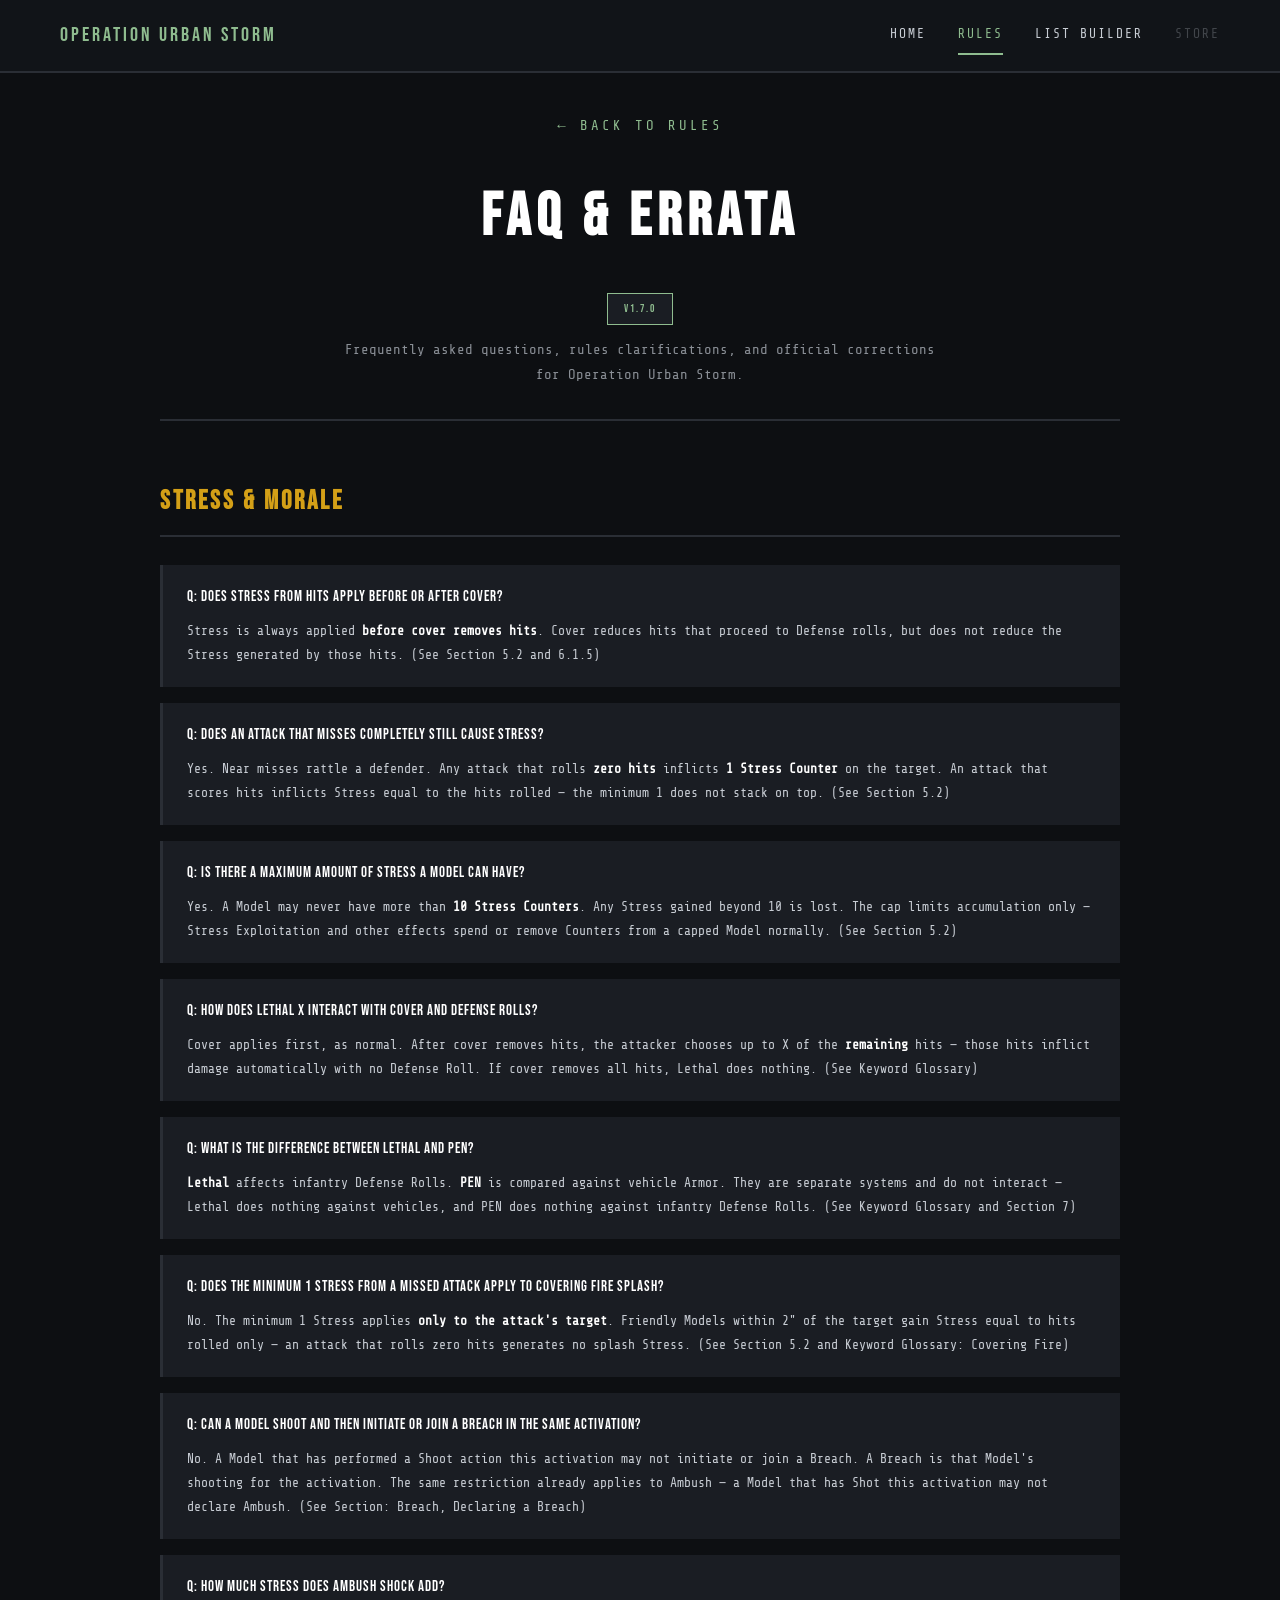
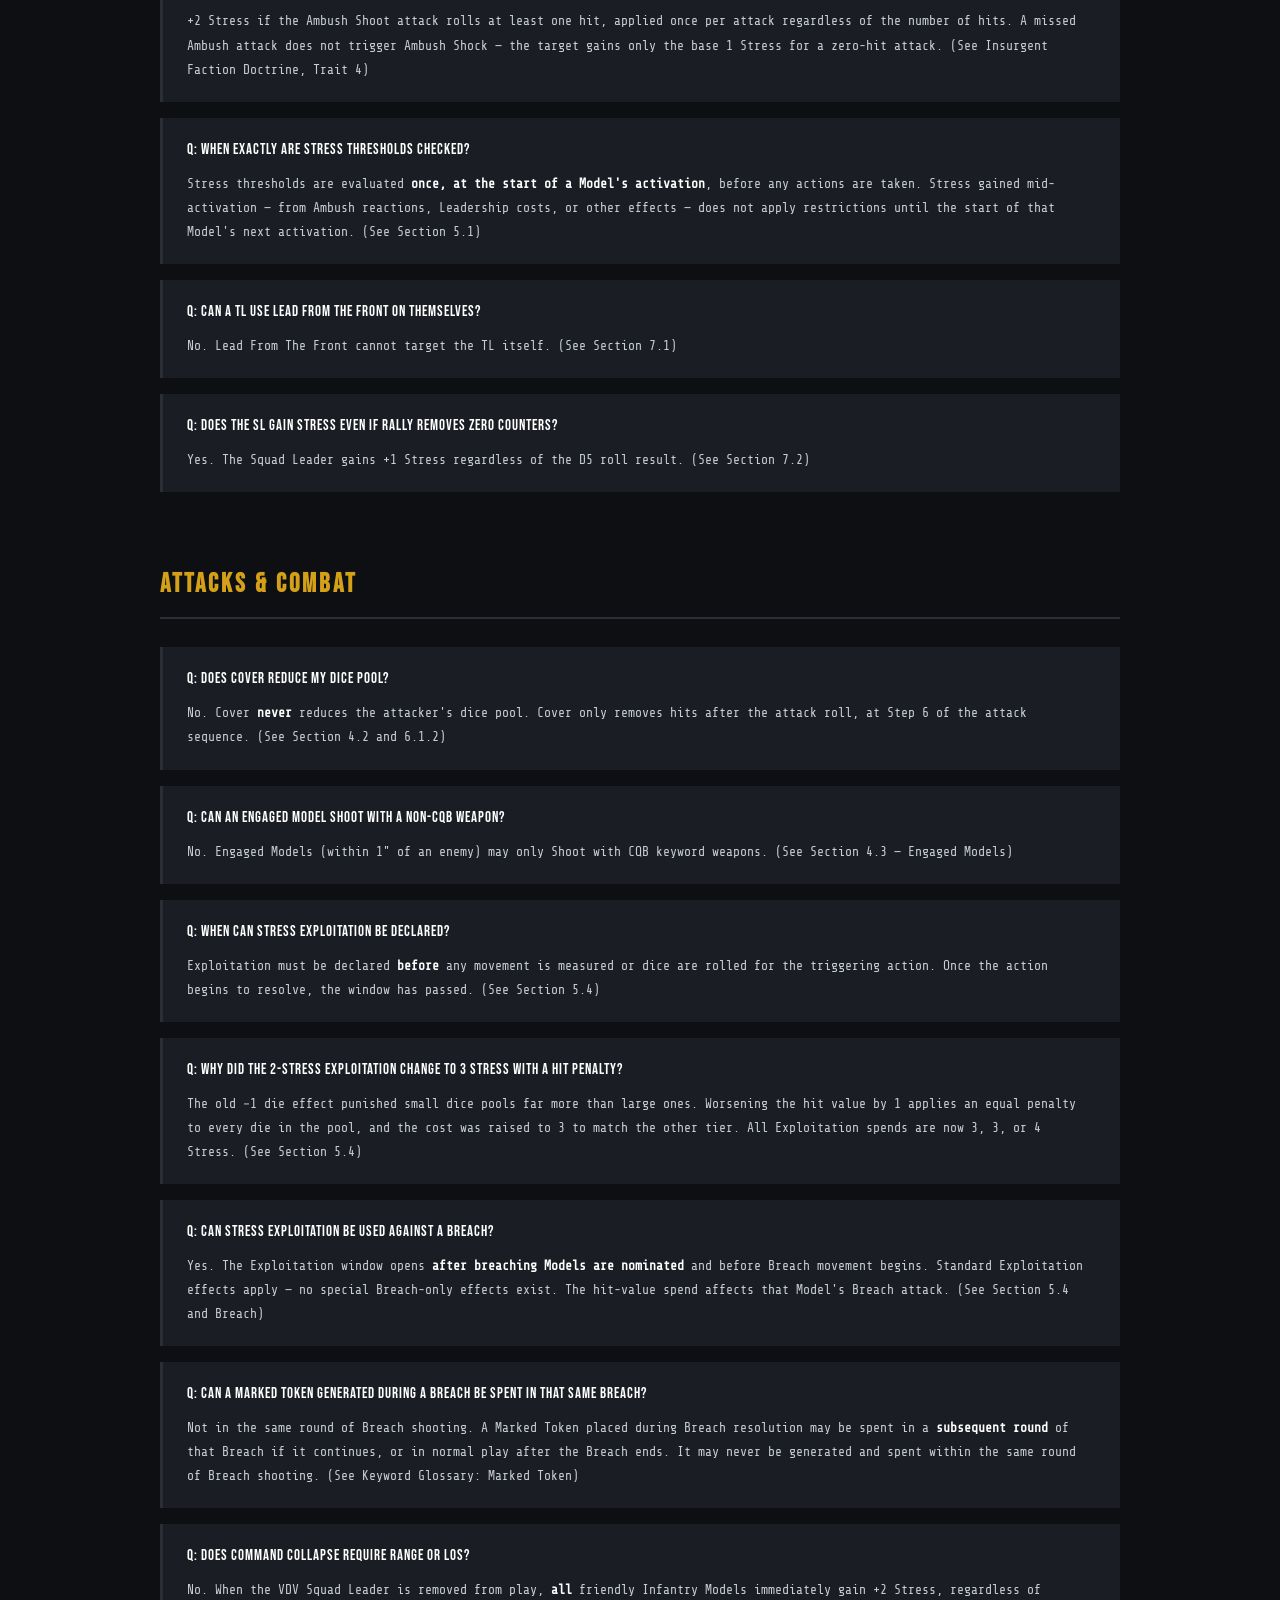
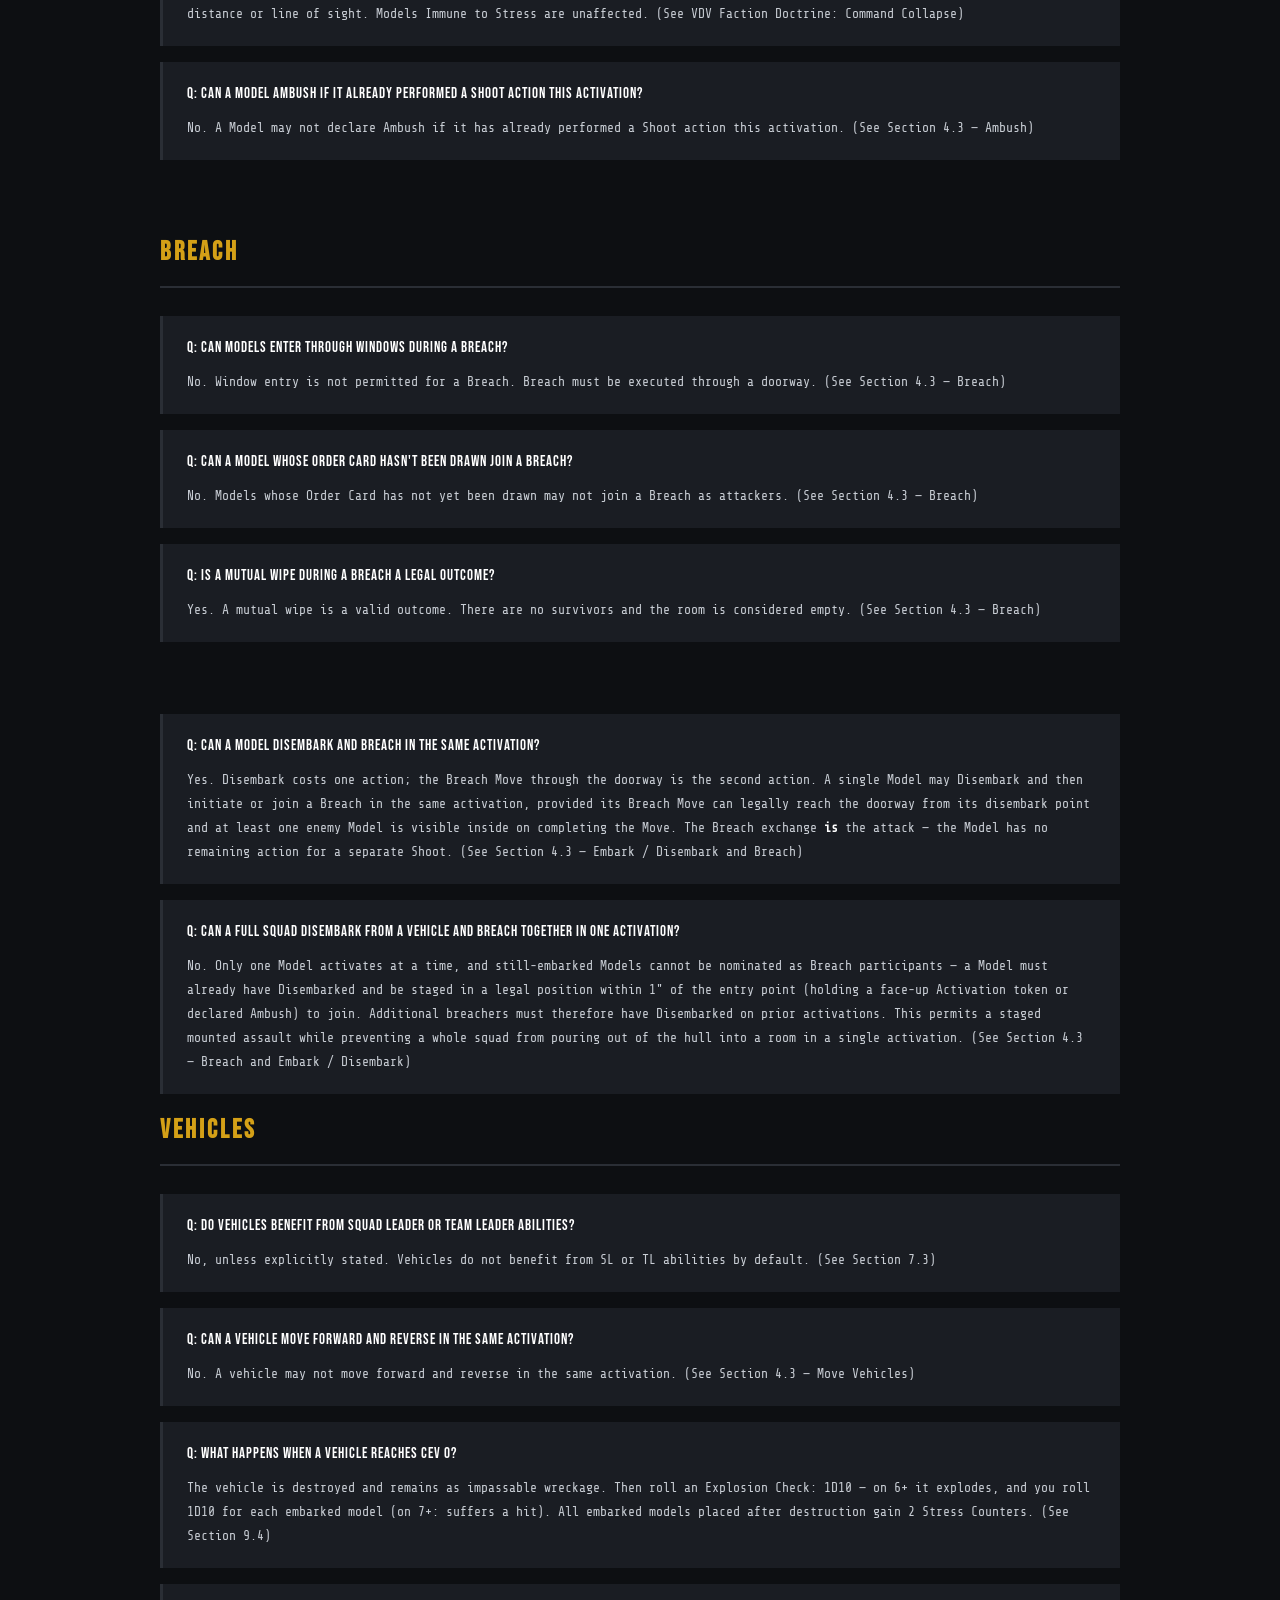
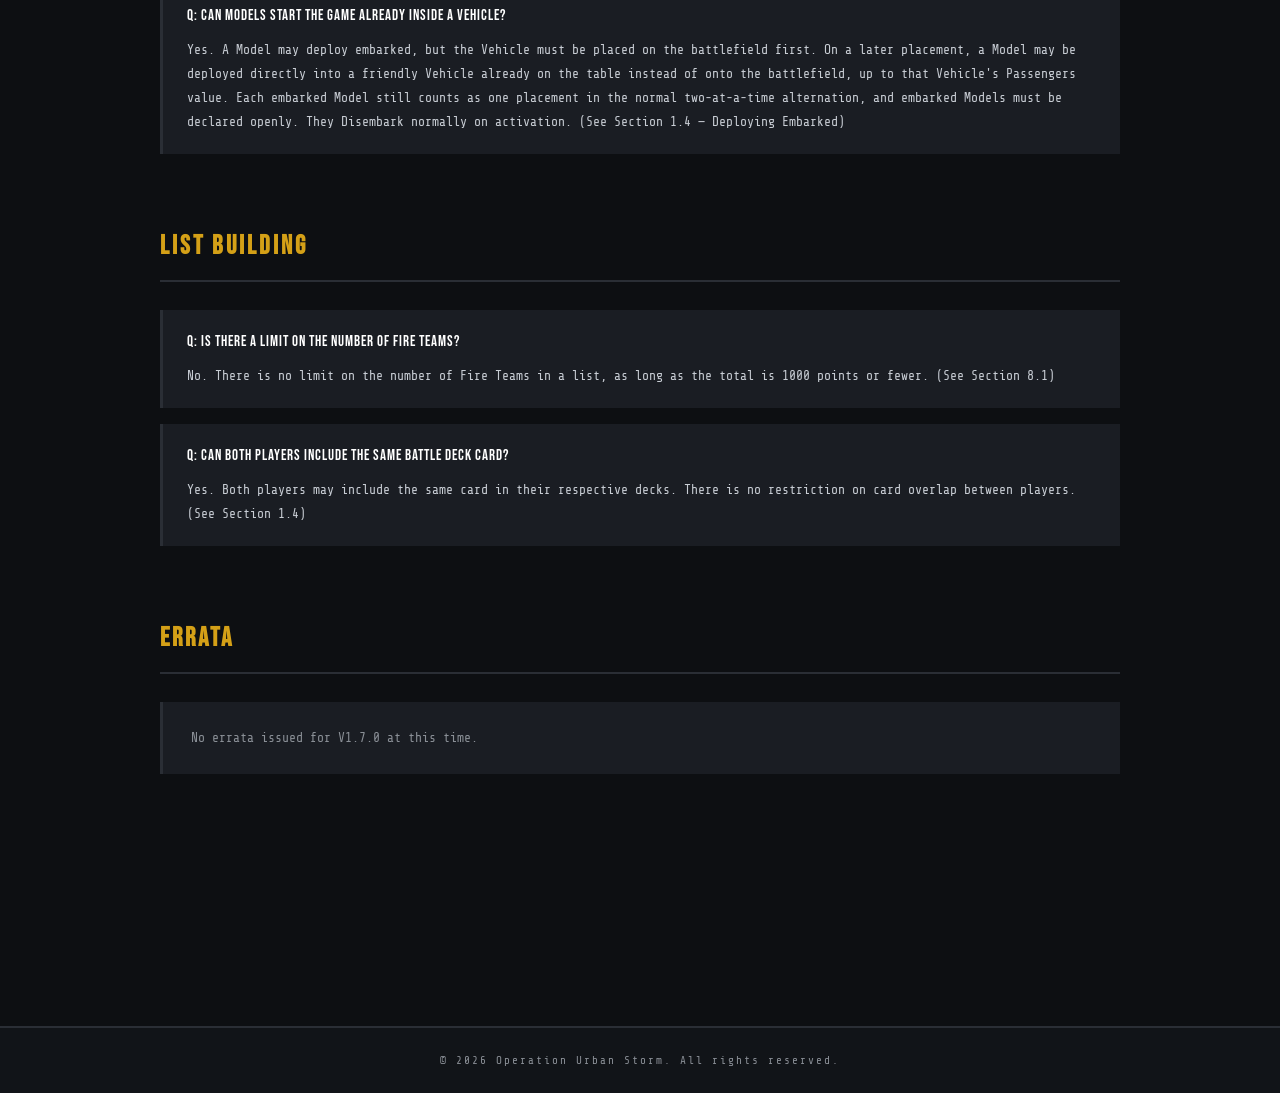
<file: FAQ.html>
<!DOCTYPE html>
<html lang="en">
<head>
  <meta charset="UTF-8">
  <meta name="viewport" content="width=device-width, initial-scale=1.0">
  <title>FAQ & Errata — Operation Urban Storm</title>
  <link rel="stylesheet" href="css/style.css">
  <link rel="stylesheet" href="css/doc.css">
</head>
<body>

  <nav class="main-nav">
    <div class="nav-container">
      <div class="nav-brand">OPERATION URBAN STORM</div>
      <div class="nav-links">
        <a href="index.html">HOME</a>
        <a href="rules.html" class="active">RULES</a>
        <a href="listBuilder.html">LIST BUILDER</a>
        <a href="#" class="disabled">STORE</a>
      </div>
    </div>
  </nav>

  <main class="doc-main">

    <div class="doc-page-header">
      <a href="rules.html" class="back-link">← BACK TO RULES</a>
      <h1>FAQ & ERRATA</h1>
      <div class="version-badge">V1.7.0</div>
      <p>Frequently asked questions, rules clarifications, and official corrections for Operation Urban Storm.</p>
    </div>

    <section class="doc-section" id="stress">
      <h2>STRESS & MORALE</h2>

      <div class="faq-block">
        <div class="faq-q">Q: Does Stress from hits apply before or after cover?</div>
        <div class="faq-a">Stress is always applied <strong>before cover removes hits</strong>. Cover reduces hits that proceed to Defense rolls, but does not reduce the Stress generated by those hits. (See Section 5.2 and 6.1.5)</div>
      </div>

      <div class="faq-block">
        <div class="faq-q">Q: Does an attack that misses completely still cause Stress?</div>
        <div class="faq-a">Yes. Near misses rattle a defender. Any attack that rolls <strong>zero hits</strong> inflicts <strong>1 Stress Counter</strong> on the target. An attack that scores hits inflicts Stress equal to the hits rolled — the minimum 1 does not stack on top. (See Section 5.2)</div>
      </div>

      <div class="faq-block">
        <div class="faq-q">Q: Is there a maximum amount of Stress a Model can have?</div>
        <div class="faq-a">Yes. A Model may never have more than <strong>10 Stress Counters</strong>. Any Stress gained beyond 10 is lost. The cap limits accumulation only — Stress Exploitation and other effects spend or remove Counters from a capped Model normally. (See Section 5.2)</div>
      </div>

      <div class="faq-block">
        <div class="faq-q">Q: How does Lethal X interact with cover and Defense Rolls?</div>
        <div class="faq-a">Cover applies first, as normal. After cover removes hits, the attacker chooses up to X of the <strong>remaining</strong> hits — those hits inflict damage automatically with no Defense Roll. If cover removes all hits, Lethal does nothing. (See Keyword Glossary)</div>
      </div>

      <div class="faq-block">
        <div class="faq-q">Q: What is the difference between Lethal and PEN?</div>
        <div class="faq-a"><strong>Lethal</strong> affects infantry Defense Rolls. <strong>PEN</strong> is compared against vehicle Armor. They are separate systems and do not interact — Lethal does nothing against vehicles, and PEN does nothing against infantry Defense Rolls. (See Keyword Glossary and Section 7)</div>
      </div>

      <div class="faq-block">
        <div class="faq-q">Q: Does the minimum 1 Stress from a missed attack apply to Covering Fire splash?</div>
        <div class="faq-a">No. The minimum 1 Stress applies <strong>only to the attack's target</strong>. Friendly Models within 2" of the target gain Stress equal to hits rolled only — an attack that rolls zero hits generates no splash Stress. (See Section 5.2 and Keyword Glossary: Covering Fire)</div>
      </div>

      <div class="faq-block">
        <div class="faq-q">Q: Can a Model Shoot and then initiate or join a Breach in the same activation?</div>
        <div class="faq-a">No. A Model that has performed a Shoot action this activation may not initiate or join a Breach. A Breach is that Model's shooting for the activation. The same restriction already applies to Ambush — a Model that has Shot this activation may not declare Ambush. (See Section: Breach, Declaring a Breach)</div>
      </div>

      <div class="faq-block">
        <div class="faq-q">Q: How much Stress does Ambush Shock add?</div>
        <div class="faq-a">+2 Stress if the Ambush Shoot attack rolls at least one hit, applied once per attack regardless of the number of hits. A missed Ambush attack does not trigger Ambush Shock — the target gains only the base 1 Stress for a zero-hit attack. (See Insurgent Faction Doctrine, Trait 4)</div>
      </div>

      <div class="faq-block">
        <div class="faq-q">Q: When exactly are Stress thresholds checked?</div>
        <div class="faq-a">Stress thresholds are evaluated <strong>once, at the start of a Model's activation</strong>, before any actions are taken. Stress gained mid-activation — from Ambush reactions, Leadership costs, or other effects — does not apply restrictions until the start of that Model's next activation. (See Section 5.1)</div>
      </div>

      <div class="faq-block">
        <div class="faq-q">Q: Can a TL use Lead From The Front on themselves?</div>
        <div class="faq-a">No. Lead From The Front cannot target the TL itself. (See Section 7.1)</div>
      </div>

      <div class="faq-block">
        <div class="faq-q">Q: Does the SL gain Stress even if Rally removes zero counters?</div>
        <div class="faq-a">Yes. The Squad Leader gains +1 Stress regardless of the D5 roll result. (See Section 7.2)</div>
      </div>
    </section>

    <section class="doc-section" id="attacks">
      <h2>ATTACKS & COMBAT</h2>

      <div class="faq-block">
        <div class="faq-q">Q: Does cover reduce my dice pool?</div>
        <div class="faq-a">No. Cover <strong>never</strong> reduces the attacker's dice pool. Cover only removes hits after the attack roll, at Step 6 of the attack sequence. (See Section 4.2 and 6.1.2)</div>
      </div>

      <div class="faq-block">
        <div class="faq-q">Q: Can an Engaged model shoot with a non-CQB weapon?</div>
        <div class="faq-a">No. Engaged Models (within 1" of an enemy) may only Shoot with CQB keyword weapons. (See Section 4.3 — Engaged Models)</div>
      </div>

      <div class="faq-block">
        <div class="faq-q">Q: When can Stress Exploitation be declared?</div>
        <div class="faq-a">Exploitation must be declared <strong>before</strong> any movement is measured or dice are rolled for the triggering action. Once the action begins to resolve, the window has passed. (See Section 5.4)</div>
      </div>

      <div class="faq-block">
        <div class="faq-q">Q: Why did the 2-Stress Exploitation change to 3 Stress with a hit penalty?</div>
        <div class="faq-a">The old −1 die effect punished small dice pools far more than large ones. Worsening the hit value by 1 applies an equal penalty to every die in the pool, and the cost was raised to 3 to match the other tier. All Exploitation spends are now 3, 3, or 4 Stress. (See Section 5.4)</div>
      </div>

      <div class="faq-block">
        <div class="faq-q">Q: Can Stress Exploitation be used against a Breach?</div>
        <div class="faq-a">Yes. The Exploitation window opens <strong>after breaching Models are nominated</strong> and before Breach movement begins. Standard Exploitation effects apply — no special Breach-only effects exist. The hit-value spend affects that Model's Breach attack. (See Section 5.4 and Breach)</div>
      </div>

      <div class="faq-block">
        <div class="faq-q">Q: Can a Marked Token generated during a Breach be spent in that same Breach?</div>
        <div class="faq-a">Not in the same round of Breach shooting. A Marked Token placed during Breach resolution may be spent in a <strong>subsequent round</strong> of that Breach if it continues, or in normal play after the Breach ends. It may never be generated and spent within the same round of Breach shooting. (See Keyword Glossary: Marked Token)</div>
      </div>

      <div class="faq-block">
        <div class="faq-q">Q: Does Command Collapse require range or LoS?</div>
        <div class="faq-a">No. When the VDV Squad Leader is removed from play, <strong>all</strong> friendly Infantry Models immediately gain +2 Stress, regardless of distance or line of sight. Models Immune to Stress are unaffected. (See VDV Faction Doctrine: Command Collapse)</div>
      </div>

      <div class="faq-block">
        <div class="faq-q">Q: Can a model Ambush if it already performed a Shoot action this activation?</div>
        <div class="faq-a">No. A Model may not declare Ambush if it has already performed a Shoot action this activation. (See Section 4.3 — Ambush)</div>
      </div>
    </section>

    <section class="doc-section" id="breach">
      <h2>BREACH</h2>

      <div class="faq-block">
        <div class="faq-q">Q: Can models enter through windows during a Breach?</div>
        <div class="faq-a">No. Window entry is not permitted for a Breach. Breach must be executed through a doorway. (See Section 4.3 — Breach)</div>
      </div>

      <div class="faq-block">
        <div class="faq-q">Q: Can a model whose Order Card hasn't been drawn join a Breach?</div>
        <div class="faq-a">No. Models whose Order Card has not yet been drawn may not join a Breach as attackers. (See Section 4.3 — Breach)</div>
      </div>

      <div class="faq-block">
        <div class="faq-q">Q: Is a mutual wipe during a Breach a legal outcome?</div>
        <div class="faq-a">Yes. A mutual wipe is a valid outcome. There are no survivors and the room is considered empty. (See Section 4.3 — Breach)</div>
      </div>
    </section>
    
    <div class="faq-block">
        <div class="faq-q">Q: Can a Model Disembark and Breach in the same activation?</div>
        <div class="faq-a">Yes. Disembark costs one action; the Breach Move through the doorway is the second action. A single Model may Disembark and then initiate or join a Breach in the same activation, provided its Breach Move can legally reach the doorway from its disembark point and at least one enemy Model is visible inside on completing the Move. The Breach exchange <strong>is</strong> the attack — the Model has no remaining action for a separate Shoot. (See Section 4.3 — Embark / Disembark and Breach)</div>
      </div>

      <div class="faq-block">
        <div class="faq-q">Q: Can a full squad Disembark from a vehicle and Breach together in one activation?</div>
        <div class="faq-a">No. Only one Model activates at a time, and still-embarked Models cannot be nominated as Breach participants — a Model must already have Disembarked and be staged in a legal position within 1" of the entry point (holding a face-up Activation token or declared Ambush) to join. Additional breachers must therefore have Disembarked on prior activations. This permits a staged mounted assault while preventing a whole squad from pouring out of the hull into a room in a single activation. (See Section 4.3 — Breach and Embark / Disembark)</div>
      </div>

    <section class="doc-section" id="vehicles">
      <h2>VEHICLES</h2>

      <div class="faq-block">
        <div class="faq-q">Q: Do vehicles benefit from Squad Leader or Team Leader abilities?</div>
        <div class="faq-a">No, unless explicitly stated. Vehicles do not benefit from SL or TL abilities by default. (See Section 7.3)</div>
      </div>

      <div class="faq-block">
        <div class="faq-q">Q: Can a vehicle move forward and reverse in the same activation?</div>
        <div class="faq-a">No. A vehicle may not move forward and reverse in the same activation. (See Section 4.3 — Move Vehicles)</div>
      </div>

      <div class="faq-block">
        <div class="faq-q">Q: What happens when a vehicle reaches CEV 0?</div>
        <div class="faq-a">The vehicle is destroyed and remains as impassable wreckage. Then roll an Explosion Check: 1D10 — on 6+ it explodes, and you roll 1D10 for each embarked model (on 7+: suffers a hit). All embarked models placed after destruction gain 2 Stress Counters. (See Section 9.4)</div>
      </div>
      
      <div class="faq-block">
        <div class="faq-q">Q: Can Models start the game already inside a Vehicle?</div>
        <div class="faq-a">Yes. A Model may deploy embarked, but the Vehicle must be placed on the battlefield first. On a later placement, a Model may be deployed directly into a friendly Vehicle already on the table instead of onto the battlefield, up to that Vehicle's Passengers value. Each embarked Model still counts as one placement in the normal two-at-a-time alternation, and embarked Models must be declared openly. They Disembark normally on activation. (See Section 1.4 — Deploying Embarked)</div>
      </div>
    </section>

    <section class="doc-section" id="listbuilding">
      <h2>LIST BUILDING</h2>

      <div class="faq-block">
        <div class="faq-q">Q: Is there a limit on the number of Fire Teams?</div>
        <div class="faq-a">No. There is no limit on the number of Fire Teams in a list, as long as the total is 1000 points or fewer. (See Section 8.1)</div>
      </div>

      <div class="faq-block">
        <div class="faq-q">Q: Can both players include the same Battle Deck card?</div>
        <div class="faq-a">Yes. Both players may include the same card in their respective decks. There is no restriction on card overlap between players. (See Section 1.4)</div>
      </div>
    </section>

    <section class="doc-section" id="errata">
      <h2>ERRATA</h2>
      <div class="rule-block">
        <p style="color: var(--text-dim); font-size: 13px;">No errata issued for V1.7.0 at this time.</p>
      </div>
    </section>

  </main>

  <footer>
    <p>© 2026 Operation Urban Storm. All rights reserved.</p>
  </footer>

</body>
</html>
</file>
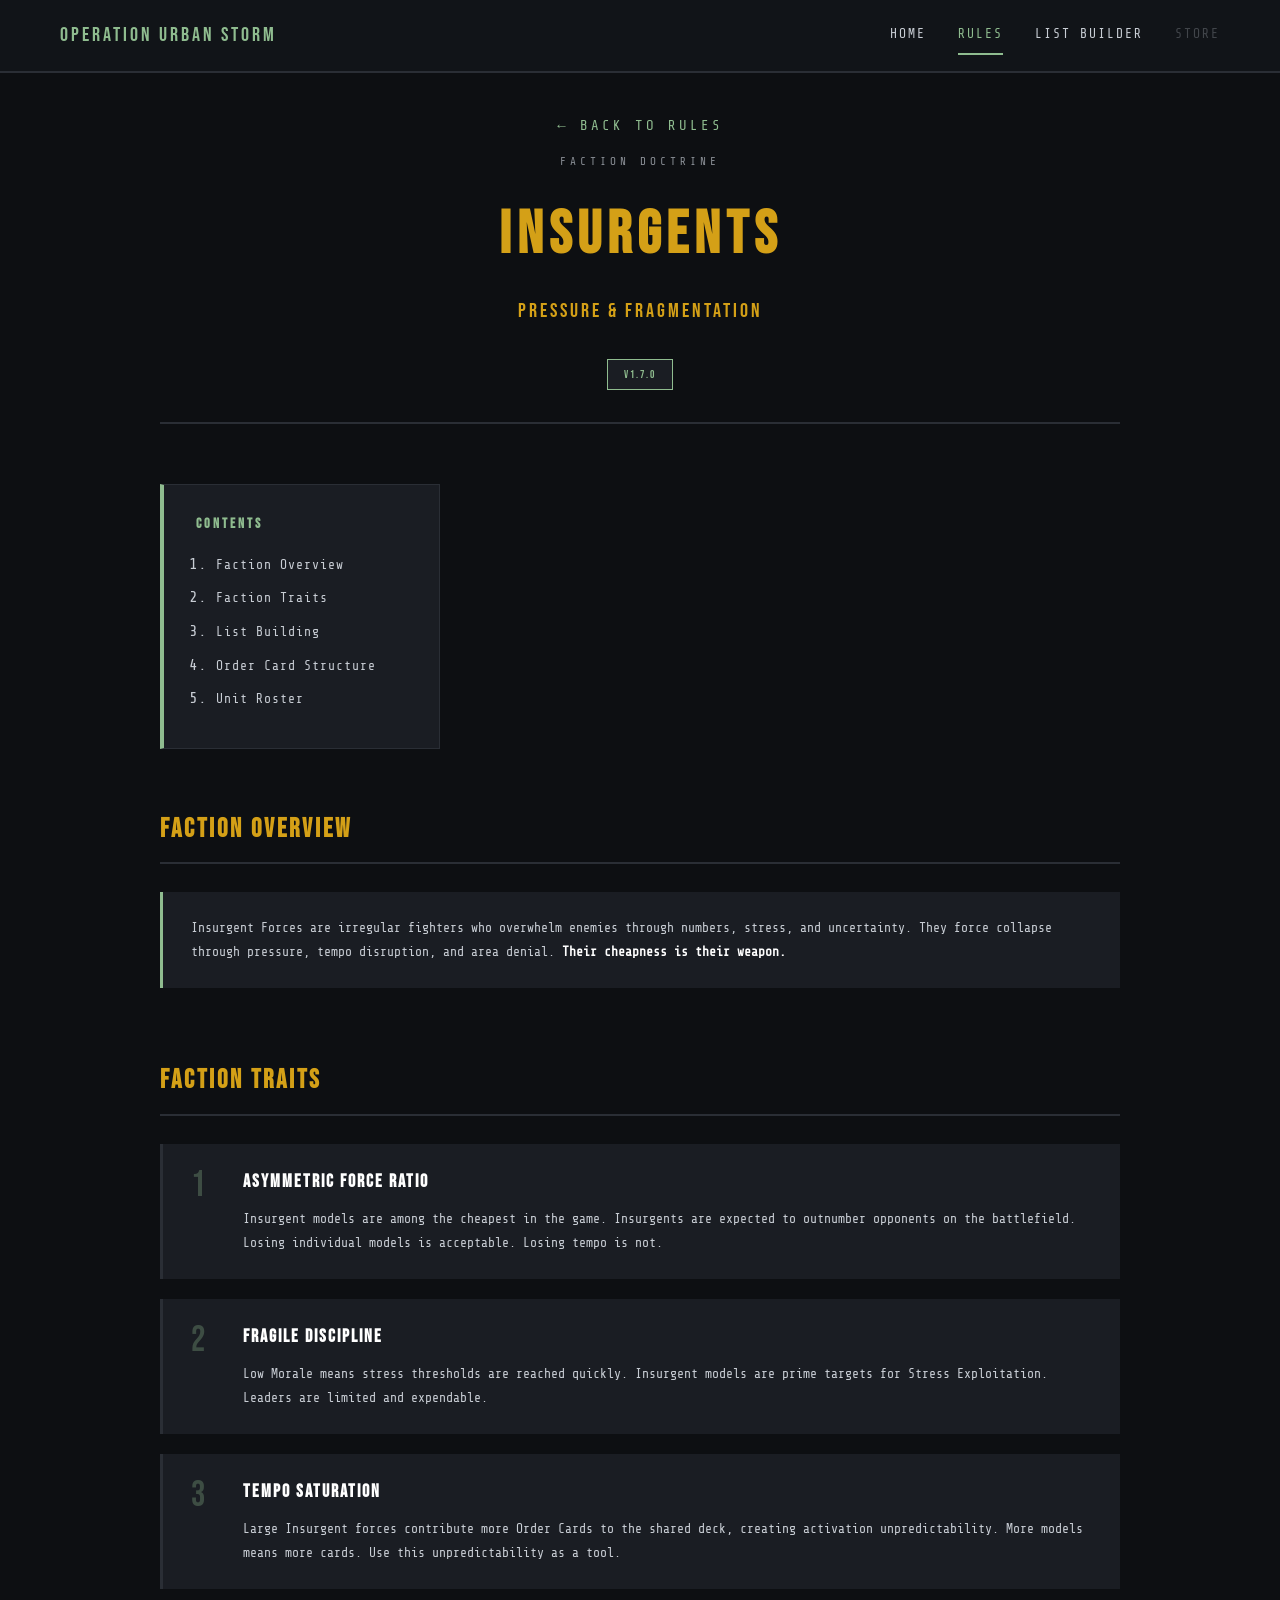
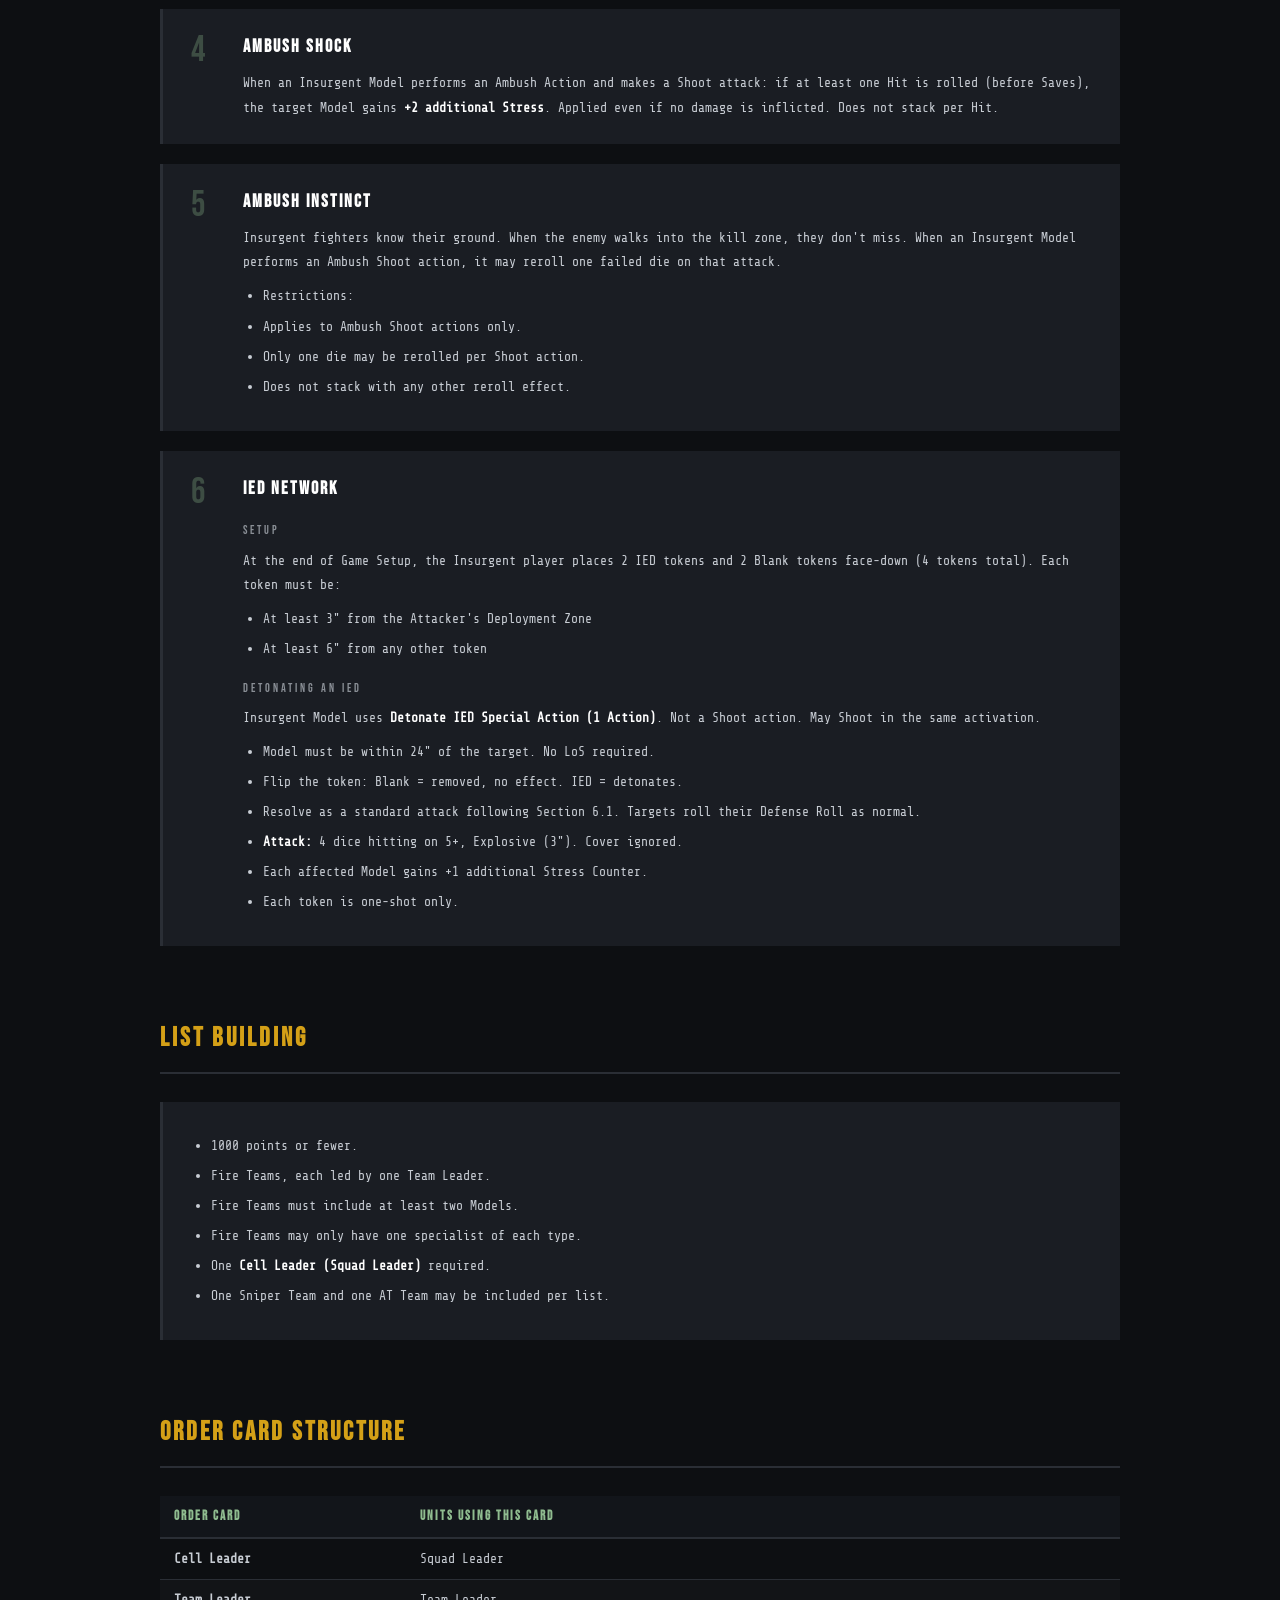
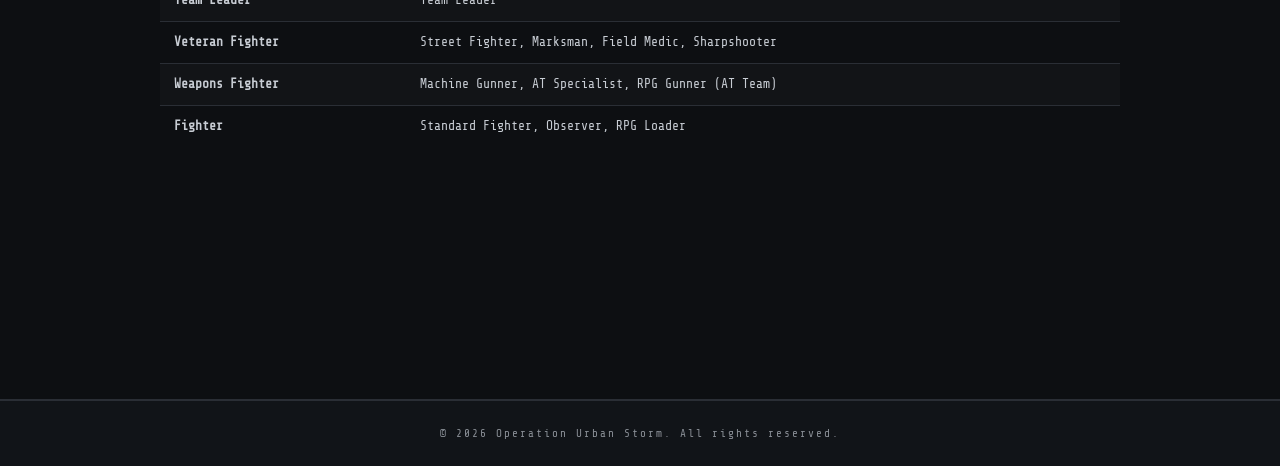
<file: insurgents.html>
<!DOCTYPE html>
<html lang="en">
<head>
  <meta charset="UTF-8">
  <meta name="viewport" content="width=device-width, initial-scale=1.0">
  <title>Insurgents Doctrine — Operation Urban Storm</title>
  <link rel="stylesheet" href="css/style.css">
  <link rel="stylesheet" href="css/doc.css">
</head>
<body>

  <nav class="main-nav">
    <div class="nav-container">
      <div class="nav-brand">OPERATION URBAN STORM</div>
      <div class="nav-links">
        <a href="index.html">HOME</a>
        <a href="rules.html" class="active">RULES</a>
        <a href="listBuilder.html">LIST BUILDER</a>
        <a href="#" class="disabled">STORE</a>
      </div>
    </div>
  </nav>

  <main class="doc-main">

    <div class="doc-page-header faction-header insurgents">
      <a href="rules.html" class="back-link">← BACK TO RULES</a>
      <div class="faction-eyebrow">FACTION DOCTRINE</div>
      <h1>INSURGENTS</h1>
      <div class="doctrine-subtitle">Pressure & Fragmentation</div>
      <div class="version-badge">V1.7.0</div>
    </div>

    <nav class="doc-toc">
      <h2>CONTENTS</h2>
      <ol>
        <li><a href="#overview">Faction Overview</a></li>
        <li><a href="#traits">Faction Traits</a></li>
        <li><a href="#listbuilding">List Building</a></li>
        <li><a href="#ordercards">Order Card Structure</a></li>
        <li><a href="#roster">Unit Roster</a></li>
      </ol>
    </nav>

    <section class="doc-section" id="overview">
      <h2>FACTION OVERVIEW</h2>
      <div class="rule-block faction-overview-block">
        <p>Insurgent Forces are irregular fighters who overwhelm enemies through numbers, stress, and uncertainty. They force collapse through pressure, tempo disruption, and area denial. <strong>Their cheapness is their weapon.</strong></p>
      </div>
    </section>

    <section class="doc-section" id="traits">
      <h2>FACTION TRAITS</h2>

      <div class="rule-block trait-block">
        <div class="trait-number">1</div>
        <div class="trait-body">
          <h3>Asymmetric Force Ratio</h3>
          <p>Insurgent models are among the cheapest in the game. Insurgents are expected to outnumber opponents on the battlefield. Losing individual models is acceptable. Losing tempo is not.</p>
        </div>
      </div>

      <div class="rule-block trait-block">
        <div class="trait-number">2</div>
        <div class="trait-body">
          <h3>Fragile Discipline</h3>
          <p>Low Morale means stress thresholds are reached quickly. Insurgent models are prime targets for Stress Exploitation. Leaders are limited and expendable.</p>
        </div>
      </div>

      <div class="rule-block trait-block">
        <div class="trait-number">3</div>
        <div class="trait-body">
          <h3>Tempo Saturation</h3>
          <p>Large Insurgent forces contribute more Order Cards to the shared deck, creating activation unpredictability. More models means more cards. Use this unpredictability as a tool.</p>
        </div>
      </div>

      <div class="rule-block trait-block">
        <div class="trait-number">4</div>
        <div class="trait-body">
          <h3>Ambush Shock</h3>
          <p>When an Insurgent Model performs an Ambush Action and makes a Shoot attack: if at least one Hit is rolled (before Saves), the target Model gains <strong>+2 additional Stress</strong>. Applied even if no damage is inflicted. Does not stack per Hit.</p>
        </div>
      </div>

      <div class="rule-block trait-block">
        <div class="trait-number">5</div>
        <div class="trait-body">
          <h3>Ambush Instinct</h3>
          <p>Insurgent fighters know their ground. When the enemy walks into the kill zone, they don't miss. When an Insurgent Model performs an Ambush Shoot action, it may reroll one failed die on that attack.</p>
          <ul class="rule-list">
            <li>Restrictions:</li>
            <li>Applies to Ambush Shoot actions only.</li>
            <li>Only one die may be rerolled per Shoot action.</li>
            <li>Does not stack with any other reroll effect.</li>
          </ul>
        </div>
      </div>

      <div class="rule-block trait-block">
        <div class="trait-number">6</div>
        <div class="trait-body">
          <h3>IED Network</h3>
          <div class="sub-heading">SETUP</div>
          <p>At the end of Game Setup, the Insurgent player places 2 IED tokens and 2 Blank tokens face-down (4 tokens total). Each token must be:</p>
          <ul class="rule-list">
            <li>At least 3" from the Attacker's Deployment Zone</li>
            <li>At least 6" from any other token</li>
          </ul>
          <div class="sub-heading">DETONATING AN IED</div>
          <p>Insurgent Model uses <strong>Detonate IED Special Action (1 Action)</strong>. Not a Shoot action. May Shoot in the same activation.</p>
          <ul class="rule-list">
            <li>Model must be within 24" of the target. No LoS required.</li>
            <li>Flip the token: Blank = removed, no effect. IED = detonates.</li>
            <li>Resolve as a standard attack following Section 6.1. Targets roll their Defense Roll as normal.</li>
            <li><strong>Attack:</strong> 4 dice hitting on 5+, Explosive (3"). Cover ignored.</li>
            <li>Each affected Model gains +1 additional Stress Counter.</li>
            <li>Each token is one-shot only.</li>
          </ul>
        </div>
      </div>
    </section>

    <section class="doc-section" id="listbuilding">
      <h2>LIST BUILDING</h2>
      <div class="rule-block">
        <ul class="rule-list">
          <li>1000 points or fewer.</li>
          <li>Fire Teams, each led by one Team Leader.</li>
          <li>Fire Teams must include at least two Models.</li>
          <li>Fire Teams may only have one specialist of each type.</li>
          <li>One <strong>Cell Leader (Squad Leader)</strong> required.</li>
          <li>One Sniper Team and one AT Team may be included per list.</li>
        </ul>
      </div>
    </section>

    <section class="doc-section" id="ordercards">
      <h2>ORDER CARD STRUCTURE</h2>
      <div class="table-wrap">
        <table class="rule-table">
          <thead>
            <tr><th>Order Card</th><th>Units Using This Card</th></tr>
          </thead>
          <tbody>
            <tr><td><strong>Cell Leader</strong></td><td>Squad Leader</td></tr>
            <tr><td><strong>Team Leader</strong></td><td>Team Leader</td></tr>
            <tr><td><strong>Veteran Fighter</strong></td><td>Street Fighter, Marksman, Field Medic, Sharpshooter</td></tr>
            <tr><td><strong>Weapons Fighter</strong></td><td>Machine Gunner, AT Specialist, RPG Gunner (AT Team)</td></tr>
            <tr><td><strong>Fighter</strong></td><td>Standard Fighter, Observer, RPG Loader</td></tr>
          </tbody>
        </table>
      </div>
    </section>

  </main>

  <footer>
    <p>© 2026 Operation Urban Storm. All rights reserved.</p>
  </footer>

</body>
</html>
</file>
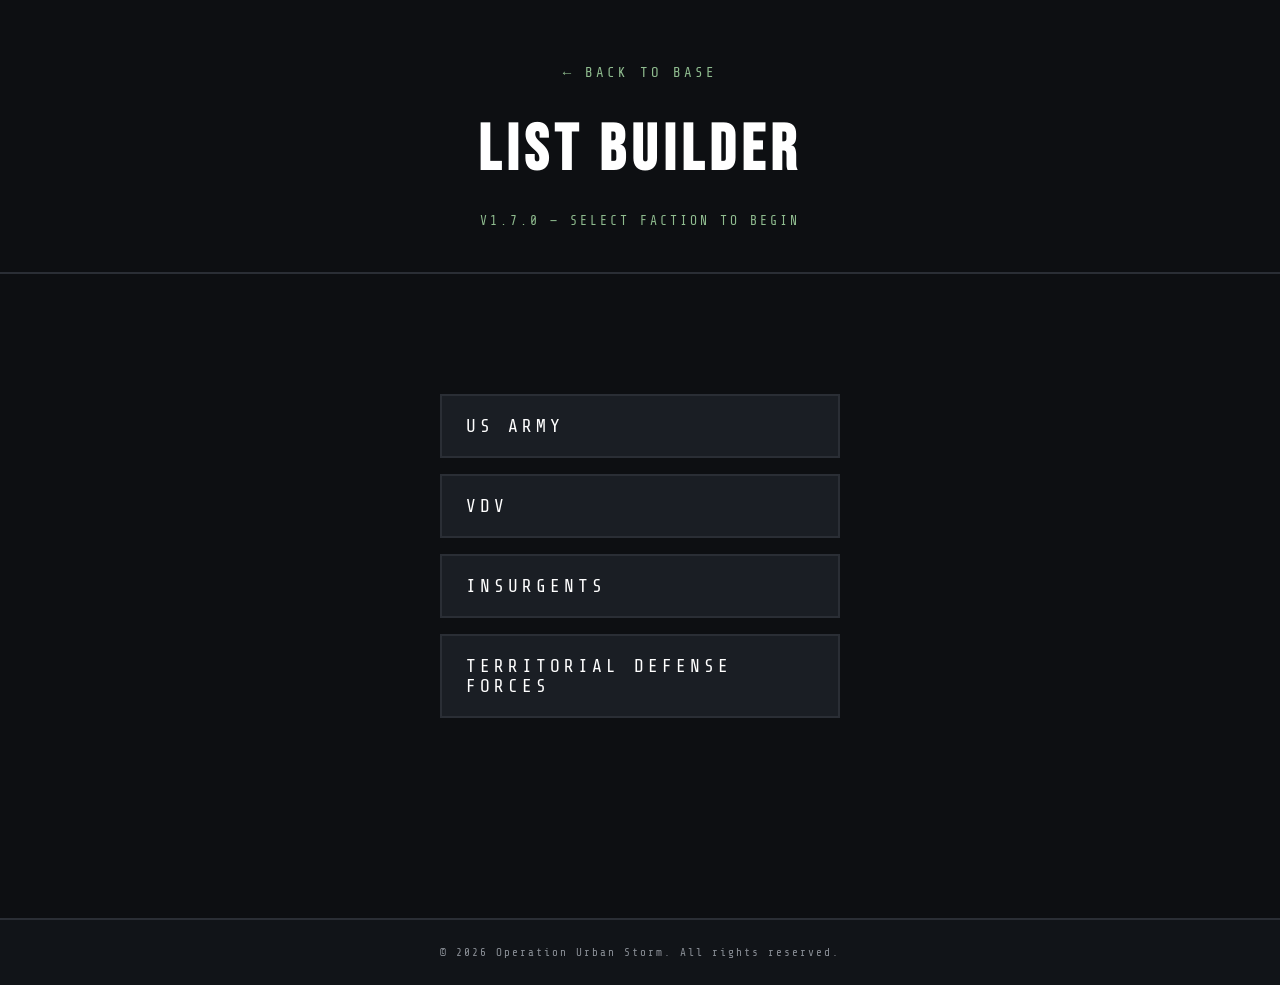
<file: listBuilder.html>
<!DOCTYPE html>
<html lang="en">
  <head>
    <meta charset="UTF-8">
    <meta name="viewport" content="width=device-width, initial-scale=1.0">
    <title>OUS — List Builder</title>
    <link rel="stylesheet" href="css/style.css">
    <link rel="stylesheet" href="css/ListBuilder.css">
  </head>
  <body>

    <header>
      <a href="index.html" class="back-link">← BACK TO BASE</a>
      <h1>LIST BUILDER</h1>
      <p>V1.7.0 — SELECT FACTION TO BEGIN</p>
    </header>

    <main class="list-builder-main">

      <section id="faction-select">
        <button class="faction-btn" data-faction="us-army">US ARMY</button>
        <button class="faction-btn" data-faction="vdv">VDV</button>
        <button class="faction-btn" data-faction="insurgents">INSURGENTS</button>
        <button class="faction-btn" data-faction="tdf">TERRITORIAL DEFENSE FORCES</button>
      </section>
      <div id="app"></div>
    </main>

    <script src="js/listBuilder.js"></script>
    <footer>
    <p>© 2026 Operation Urban Storm. All rights reserved.</p>
  </footer>
  </body>
</html>
</file>
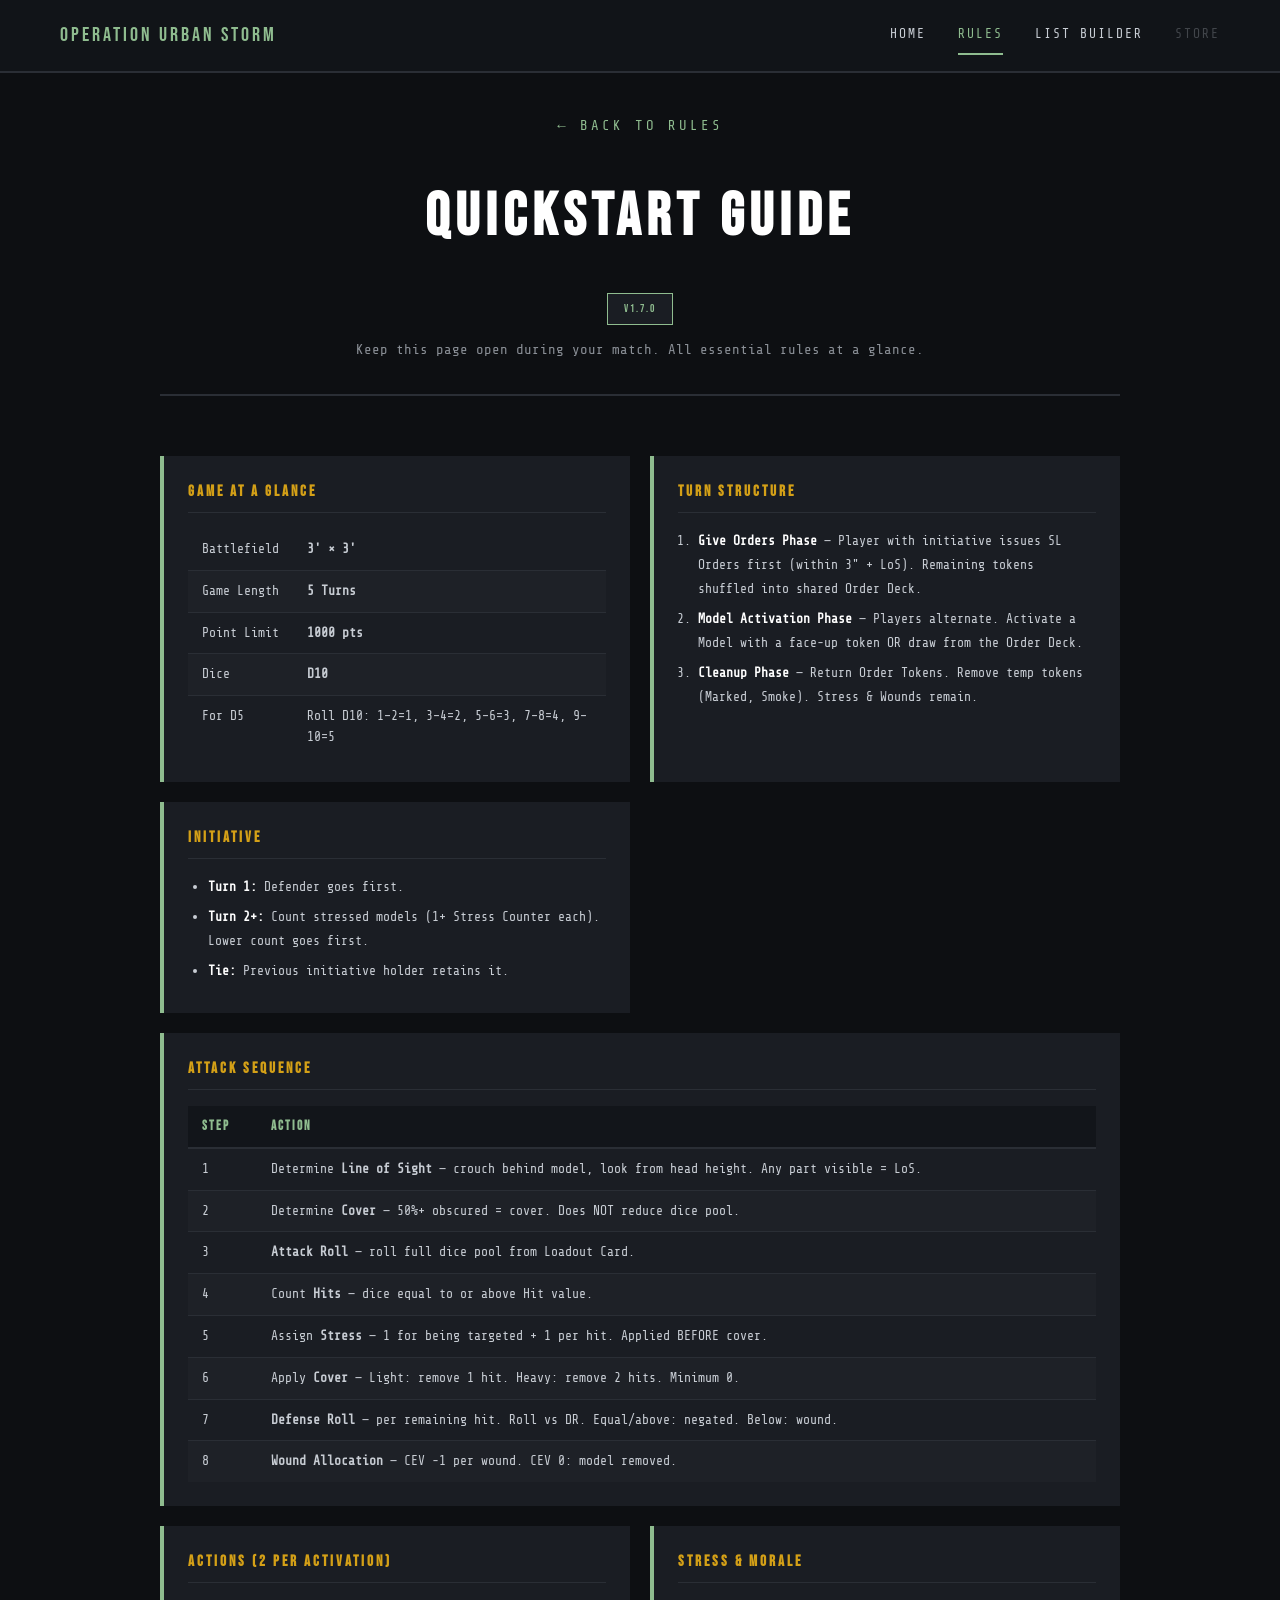
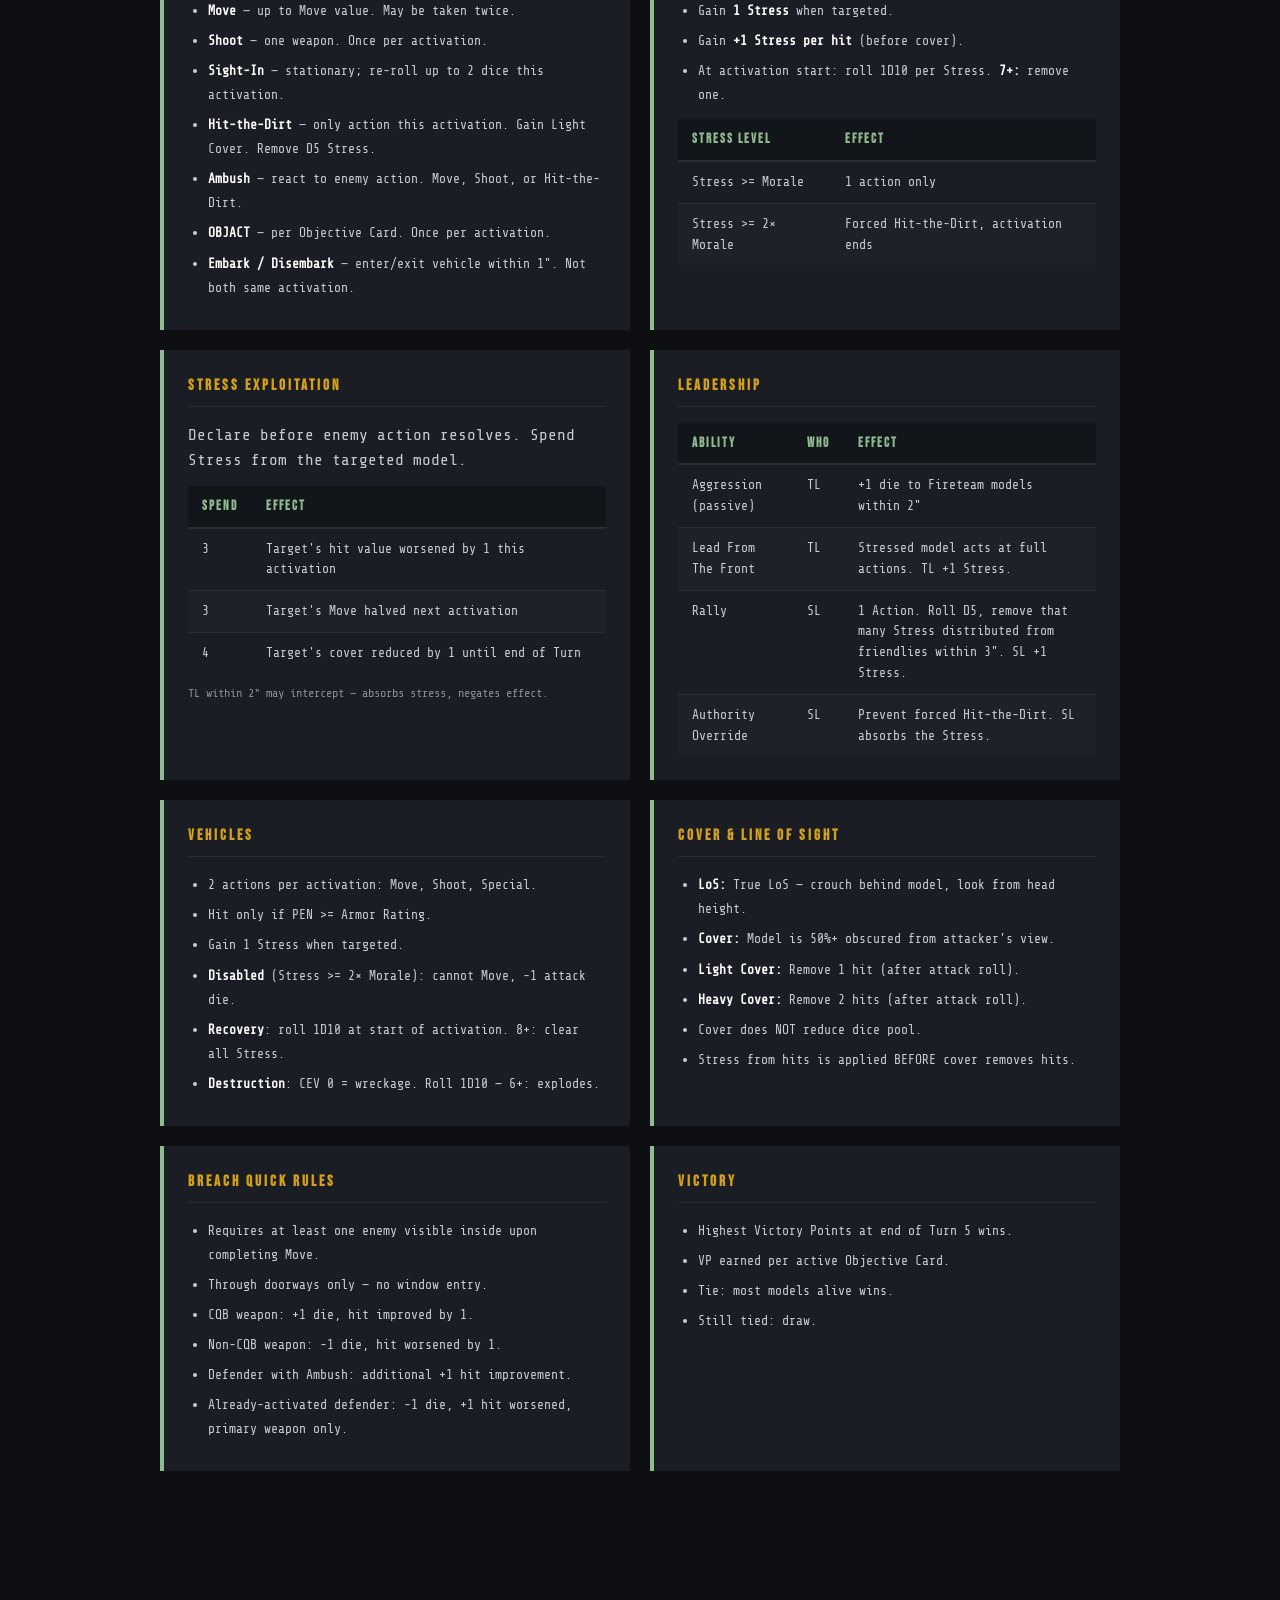
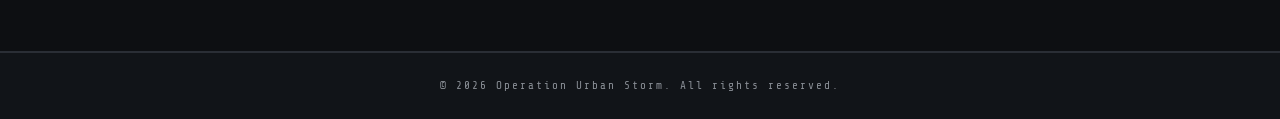
<file: Quickstart.html>
<!DOCTYPE html>
<html lang="en">
<head>
  <meta charset="UTF-8">
  <meta name="viewport" content="width=device-width, initial-scale=1.0">
  <title>Quickstart Guide — Operation Urban Storm</title>
  <link rel="stylesheet" href="css/style.css">
  <link rel="stylesheet" href="css/doc.css">
</head>
<body>

  <nav class="main-nav">
    <div class="nav-container">
      <div class="nav-brand">OPERATION URBAN STORM</div>
      <div class="nav-links">
        <a href="index.html">HOME</a>
        <a href="rules.html" class="active">RULES</a>
        <a href="listBuilder.html">LIST BUILDER</a>
        <a href="#" class="disabled">STORE</a>
      </div>
    </div>
  </nav>

  <main class="doc-main">

    <div class="doc-page-header">
      <a href="rules.html" class="back-link">← BACK TO RULES</a>
      <h1>QUICKSTART GUIDE</h1>
      <div class="version-badge">V1.7.0</div>
      <p>Keep this page open during your match. All essential rules at a glance.</p>
    </div>

    <div class="qs-grid">

      <div class="qs-card">
        <h3>GAME AT A GLANCE</h3>
        <div class="table-wrap">
          <table class="rule-table">
            <tbody>
              <tr><td>Battlefield</td><td><strong>3' × 3'</strong></td></tr>
              <tr><td>Game Length</td><td><strong>5 Turns</strong></td></tr>
              <tr><td>Point Limit</td><td><strong>1000 pts</strong></td></tr>
              <tr><td>Dice</td><td><strong>D10</strong></td></tr>
              <tr><td>For D5</td><td>Roll D10: 1–2=1, 3–4=2, 5–6=3, 7–8=4, 9–10=5</td></tr>
            </tbody>
          </table>
        </div>
      </div>

      <div class="qs-card">
        <h3>TURN STRUCTURE</h3>
        <ol class="rule-list">
          <li><strong>Give Orders Phase</strong> — Player with initiative issues SL Orders first (within 3" + LoS). Remaining tokens shuffled into shared Order Deck.</li>
          <li><strong>Model Activation Phase</strong> — Players alternate. Activate a Model with a face-up token OR draw from the Order Deck.</li>
          <li><strong>Cleanup Phase</strong> — Return Order Tokens. Remove temp tokens (Marked, Smoke). Stress & Wounds remain.</li>
        </ol>
      </div>

      <div class="qs-card">
        <h3>INITIATIVE</h3>
        <ul class="rule-list">
          <li><strong>Turn 1:</strong> Defender goes first.</li>
          <li><strong>Turn 2+:</strong> Count stressed models (1+ Stress Counter each). Lower count goes first.</li>
          <li><strong>Tie:</strong> Previous initiative holder retains it.</li>
        </ul>
      </div>

      <div class="qs-card full-width">
        <h3>ATTACK SEQUENCE</h3>
        <div class="table-wrap">
          <table class="rule-table">
            <thead><tr><th>Step</th><th>Action</th></tr></thead>
            <tbody>
              <tr><td>1</td><td>Determine <strong>Line of Sight</strong> — crouch behind model, look from head height. Any part visible = LoS.</td></tr>
              <tr><td>2</td><td>Determine <strong>Cover</strong> — 50%+ obscured = cover. Does NOT reduce dice pool.</td></tr>
              <tr><td>3</td><td><strong>Attack Roll</strong> — roll full dice pool from Loadout Card.</td></tr>
              <tr><td>4</td><td>Count <strong>Hits</strong> — dice equal to or above Hit value.</td></tr>
              <tr><td>5</td><td>Assign <strong>Stress</strong> — 1 for being targeted + 1 per hit. Applied BEFORE cover.</td></tr>
              <tr><td>6</td><td>Apply <strong>Cover</strong> — Light: remove 1 hit. Heavy: remove 2 hits. Minimum 0.</td></tr>
              <tr><td>7</td><td><strong>Defense Roll</strong> — per remaining hit. Roll vs DR. Equal/above: negated. Below: wound.</td></tr>
              <tr><td>8</td><td><strong>Wound Allocation</strong> — CEV -1 per wound. CEV 0: model removed.</td></tr>
            </tbody>
          </table>
        </div>
      </div>

      <div class="qs-card">
        <h3>ACTIONS (2 per activation)</h3>
        <ul class="rule-list">
          <li><strong>Move</strong> — up to Move value. May be taken twice.</li>
          <li><strong>Shoot</strong> — one weapon. Once per activation.</li>
          <li><strong>Sight-In</strong> — stationary; re-roll up to 2 dice this activation.</li>
          <li><strong>Hit-the-Dirt</strong> — only action this activation. Gain Light Cover. Remove D5 Stress.</li>
          <li><strong>Ambush</strong> — react to enemy action. Move, Shoot, or Hit-the-Dirt.</li>
          <li><strong>OBJACT</strong> — per Objective Card. Once per activation.</li>
          <li><strong>Embark / Disembark</strong> — enter/exit vehicle within 1". Not both same activation.</li>
        </ul>
      </div>

      <div class="qs-card">
        <h3>STRESS & MORALE</h3>
        <ul class="rule-list">
          <li>Gain <strong>1 Stress</strong> when targeted.</li>
          <li>Gain <strong>+1 Stress per hit</strong> (before cover).</li>
          <li>At activation start: roll 1D10 per Stress. <strong>7+:</strong> remove one.</li>
        </ul>
        <div class="table-wrap" style="margin-top:12px">
          <table class="rule-table">
            <thead><tr><th>Stress Level</th><th>Effect</th></tr></thead>
            <tbody>
              <tr><td>Stress &gt;= Morale</td><td>1 action only</td></tr>
              <tr><td>Stress &gt;= 2× Morale</td><td>Forced Hit-the-Dirt, activation ends</td></tr>
            </tbody>
          </table>
        </div>
      </div>

      <div class="qs-card">
        <h3>STRESS EXPLOITATION</h3>
        <p>Declare before enemy action resolves. Spend Stress from the targeted model.</p>
        <div class="table-wrap" style="margin-top:12px">
          <table class="rule-table">
            <thead><tr><th>Spend</th><th>Effect</th></tr></thead>
            <tbody>
              <tr><td>3</td><td>Target's hit value worsened by 1 this activation</td></tr>
              <tr><td>3</td><td>Target's Move halved next activation</td></tr>
              <tr><td>4</td><td>Target's cover reduced by 1 until end of Turn</td></tr>
            </tbody>
          </table>
        </div>
        <p style="margin-top:10px; font-size:12px; color:var(--text-dim)">TL within 2" may intercept — absorbs stress, negates effect.</p>
      </div>

      <div class="qs-card">
        <h3>LEADERSHIP</h3>
        <div class="table-wrap">
          <table class="rule-table">
            <thead><tr><th>Ability</th><th>Who</th><th>Effect</th></tr></thead>
            <tbody>
              <tr><td>Aggression (passive)</td><td>TL</td><td>+1 die to Fireteam models within 2"</td></tr>
              <tr><td>Lead From The Front</td><td>TL</td><td>Stressed model acts at full actions. TL +1 Stress.</td></tr>
              <tr><td>Rally</td><td>SL</td><td>1 Action. Roll D5, remove that many Stress distributed from friendlies within 3". SL +1 Stress.</td></tr>
              <tr><td>Authority Override</td><td>SL</td><td>Prevent forced Hit-the-Dirt. SL absorbs the Stress.</td></tr>
            </tbody>
          </table>
        </div>
      </div>

      <div class="qs-card">
        <h3>VEHICLES</h3>
        <ul class="rule-list">
          <li>2 actions per activation: Move, Shoot, Special.</li>
          <li>Hit only if PEN &gt;= Armor Rating.</li>
          <li>Gain 1 Stress when targeted.</li>
          <li><strong>Disabled</strong> (Stress &gt;= 2× Morale): cannot Move, -1 attack die.</li>
          <li><strong>Recovery</strong>: roll 1D10 at start of activation. 8+: clear all Stress.</li>
          <li><strong>Destruction</strong>: CEV 0 = wreckage. Roll 1D10 — 6+: explodes.</li>
        </ul>
      </div>

      <div class="qs-card">
        <h3>COVER & LINE OF SIGHT</h3>
        <ul class="rule-list">
          <li><strong>LoS:</strong> True LoS — crouch behind model, look from head height.</li>
          <li><strong>Cover:</strong> Model is 50%+ obscured from attacker's view.</li>
          <li><strong>Light Cover:</strong> Remove 1 hit (after attack roll).</li>
          <li><strong>Heavy Cover:</strong> Remove 2 hits (after attack roll).</li>
          <li>Cover does NOT reduce dice pool.</li>
          <li>Stress from hits is applied BEFORE cover removes hits.</li>
        </ul>
      </div>

      <div class="qs-card">
        <h3>BREACH QUICK RULES</h3>
        <ul class="rule-list">
          <li>Requires at least one enemy visible inside upon completing Move.</li>
          <li>Through doorways only — no window entry.</li>
          <li>CQB weapon: +1 die, hit improved by 1.</li>
          <li>Non-CQB weapon: -1 die, hit worsened by 1.</li>
          <li>Defender with Ambush: additional +1 hit improvement.</li>
          <li>Already-activated defender: -1 die, +1 hit worsened, primary weapon only.</li>
        </ul>
      </div>

      <div class="qs-card">
        <h3>VICTORY</h3>
        <ul class="rule-list">
          <li>Highest Victory Points at end of Turn 5 wins.</li>
          <li>VP earned per active Objective Card.</li>
          <li>Tie: most models alive wins.</li>
          <li>Still tied: draw.</li>
        </ul>
      </div>

    </div>

  </main>

  <footer>
    <p>© 2026 Operation Urban Storm. All rights reserved.</p>
  </footer>

</body>
</html>
</file>
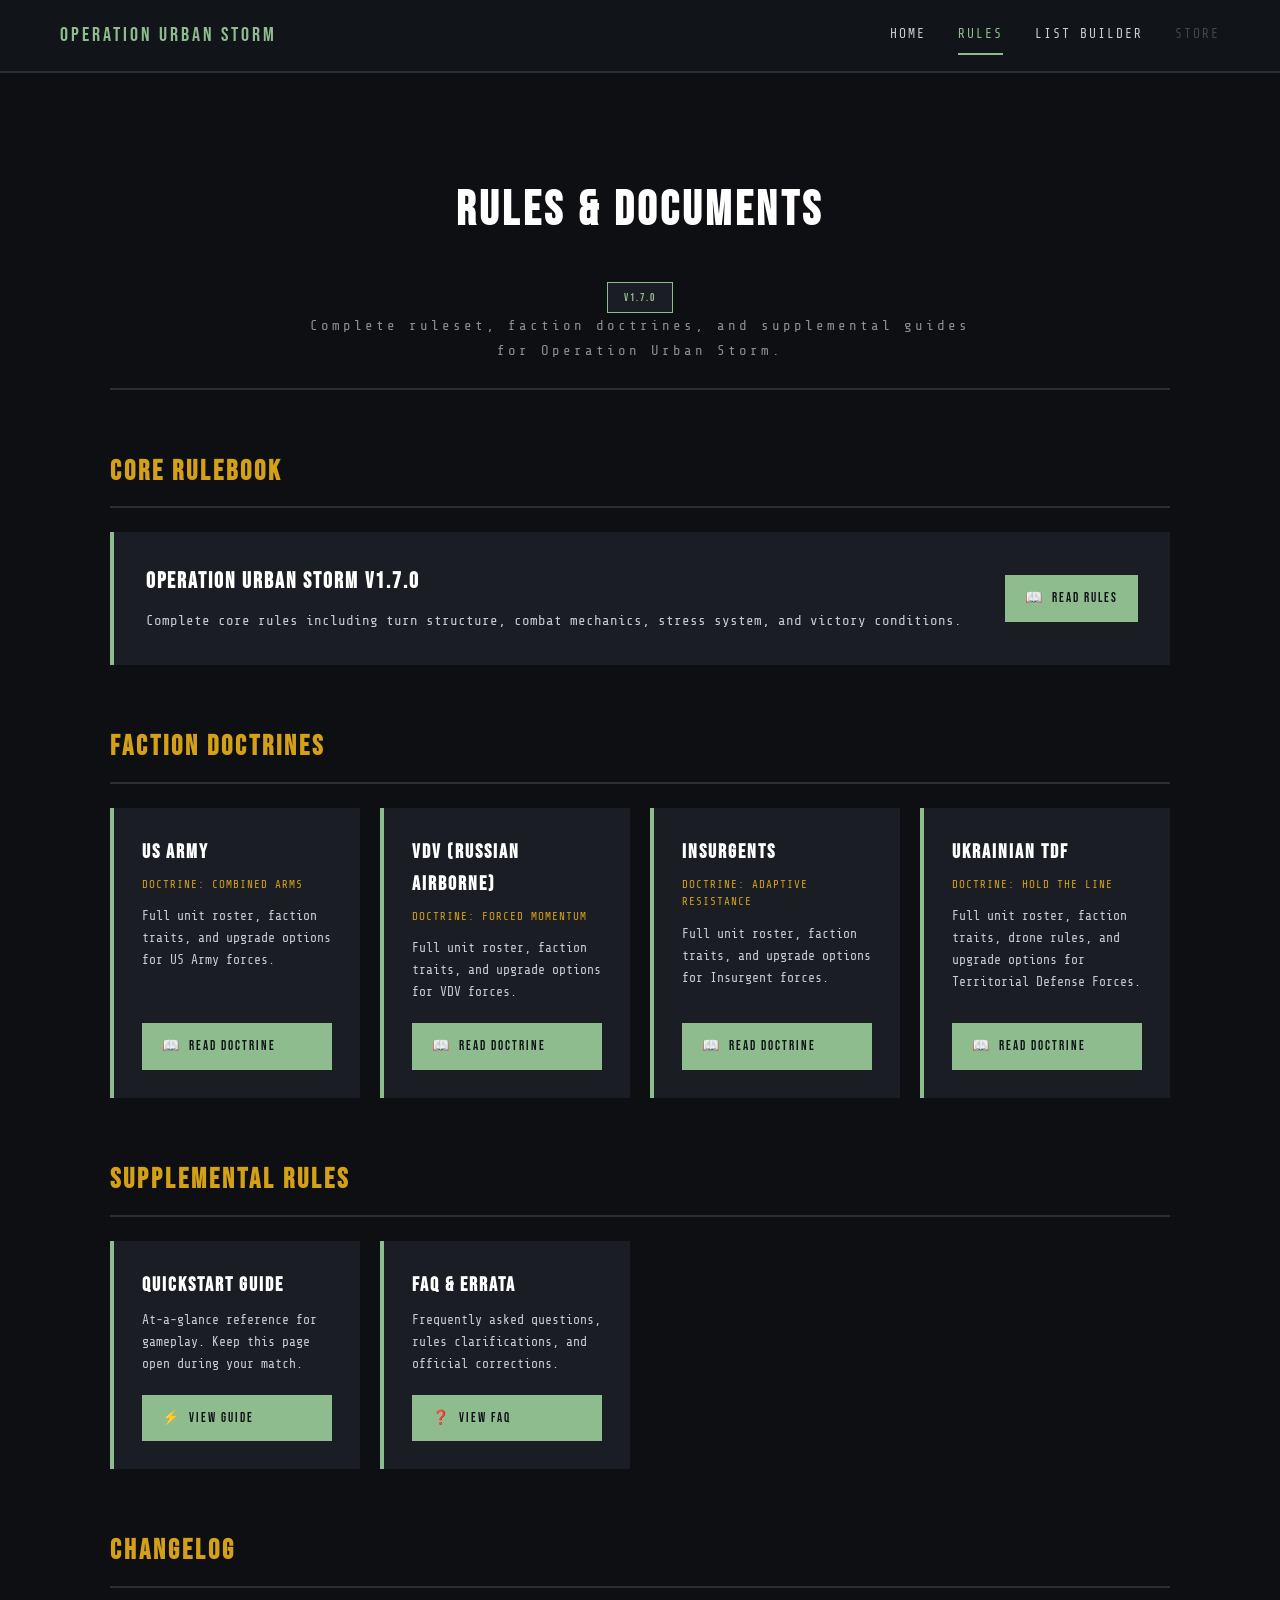
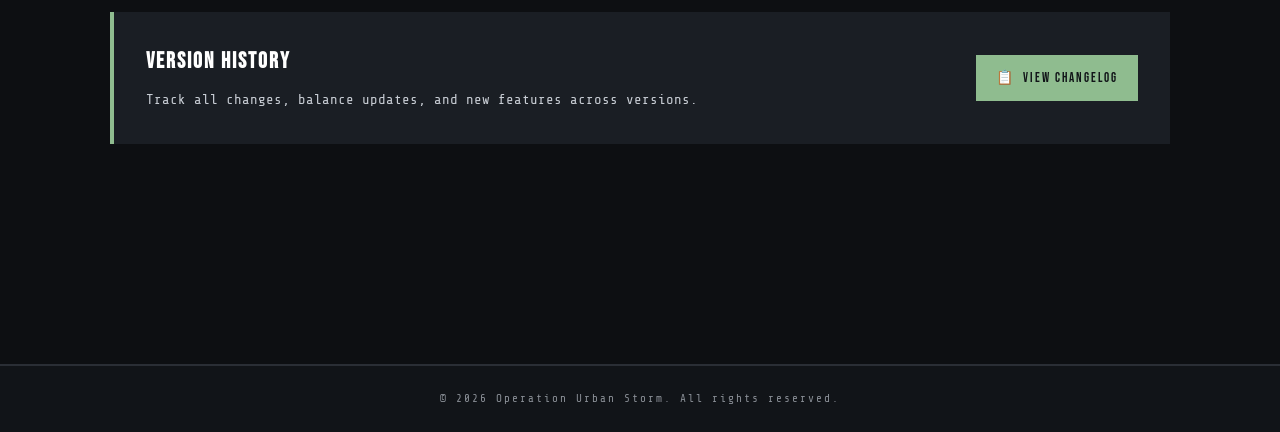
<file: rules.html>
<!DOCTYPE html>
<html lang="en">
<head>
  <meta charset="UTF-8">
  <meta name="viewport" content="width=device-width, initial-scale=1.0">
  <title>Rules - Operation Urban Storm</title>
  <link rel="stylesheet" href="css/style.css">
</head>
<body>

  <nav class="main-nav">
    <div class="nav-container">
      <div class="nav-brand">OPERATION URBAN STORM</div>
      <div class="nav-links">
        <a href="index.html">HOME</a>
        <a href="rules.html" class="active">RULES</a>
        <a href="listBuilder.html">LIST BUILDER</a>
        <a href="#" class="disabled">STORE</a>
      </div>
    </div>
  </nav>

  <main class="rules-main">

    <header class="rules-header">
      <h1>RULES & DOCUMENTS</h1>
      <div class="version-badge">V1.7.0</div>
      <p>Complete ruleset, faction doctrines, and supplemental guides for Operation Urban Storm.</p>
    </header>

    <!-- CORE RULEBOOK -->
    <section class="doc-section">
      <h2>CORE RULEBOOK</h2>
      <div class="doc-card-single">
        <div class="doc-card-body">
          <div>
            <h3>Operation Urban Storm V1.7.0</h3>
            <p>Complete core rules including turn structure, combat mechanics, stress system, and victory conditions.</p>
          </div>
          <a href="core-rulebook.html" class="btn-view">
            <span class="icon">📖</span> READ RULES
          </a>
        </div>
      </div>
    </section>

    <!-- FACTION DOCTRINES -->
    <section class="doc-section">
  <h2>FACTION DOCTRINES</h2>
  <div class="doc-grid">

    <div class="doc-card">
      <div class="doc-card-inner">
        <div>
          <h3>US Army</h3>
          <span class="doctrine-tag">Doctrine: Combined Arms</span>
          <p>Full unit roster, faction traits, and upgrade options for US Army forces.</p>
        </div>
        <a href="us-army.html" class="btn-view">
          <span class="icon">📖</span> READ DOCTRINE
        </a>
      </div>
    </div>

    <div class="doc-card">
      <div class="doc-card-inner">
        <div>
          <h3>VDV (Russian Airborne)</h3>
          <span class="doctrine-tag">Doctrine: Forced Momentum</span>
          <p>Full unit roster, faction traits, and upgrade options for VDV forces.</p>
        </div>
        <a href="vdv.html" class="btn-view">
          <span class="icon">📖</span> READ DOCTRINE
        </a>
      </div>
    </div>

    <div class="doc-card">
      <div class="doc-card-inner">
        <div>
          <h3>Insurgents</h3>
          <span class="doctrine-tag">Doctrine: Adaptive Resistance</span>
          <p>Full unit roster, faction traits, and upgrade options for Insurgent forces.</p>
        </div>
        <a href="insurgents.html" class="btn-view">
          <span class="icon">📖</span> READ DOCTRINE
        </a>
      </div>
    </div>

    <div class="doc-card">
      <div class="doc-card-inner">
        <div>
          <h3>Ukrainian TDF</h3>
          <span class="doctrine-tag">Doctrine: Hold the Line</span>
          <p>Full unit roster, faction traits, drone rules, and upgrade options for Territorial Defense Forces.</p>
        </div>
        <a href="tdf.html" class="btn-view">
          <span class="icon">📖</span> READ DOCTRINE
        </a>
      </div>
    </div>

  </div>
</section>

    <!-- SUPPLEMENTAL RULES -->
    <section class="doc-section">
      <h2>SUPPLEMENTAL RULES</h2>
      <div class="doc-grid">

        <div class="doc-card">
          <div class="doc-card-inner">
            <div>
              <h3>Quickstart Guide</h3>
              <p>At-a-glance reference for gameplay. Keep this page open during your match.</p>
            </div>
            <a href="Quickstart.html" class="btn-view">
              <span class="icon">⚡</span> VIEW GUIDE
            </a>
          </div>
        </div>
<!--
        <div class="doc-card">
          <div class="doc-card-inner">
            <div>
              <h3>Vehicle Roster V1.7.0</h3>
              <p>Complete vehicle stats, armor values, and weapon loadouts for all factions.</p>
            </div>
            <a href="vehicles.html" class="btn-view">
              <span class="icon">📖</span> READ ROSTER
            </a>
          </div>
        </div>
      -->
        <div class="doc-card">
          <div class="doc-card-inner">
            <div>
              <h3>FAQ & Errata</h3>
              <p>Frequently asked questions, rules clarifications, and official corrections.</p>
            </div>
            <a href="FAQ.html" class="btn-view">
              <span class="icon">❓</span> VIEW FAQ
            </a>
          </div>
        </div>
<!--
        <div class="doc-card coming-soon">
          <div class="doc-card-inner">
            <div>
              <h3>2v2 Team Battle Rules</h3>
              <p>Cooperative gameplay rules for two-player teams.</p>
            </div>
            <span class="coming-soon-badge">COMING SOON</span>
          </div>
        </div>

      </div>
    -->
    </section>
  
    <!-- CHANGELOG -->
    <section class="doc-section">
      <h2>CHANGELOG</h2>
      <div class="doc-card-single">
        <div class="doc-card-body">
          <div>
            <h3>Version History</h3>
            <p>Track all changes, balance updates, and new features across versions.</p>
          </div>
          <a href="changelog.html" class="btn-view">
            <span class="icon">📋</span> VIEW CHANGELOG
          </a>
        </div>
      </div>
    </section>

  </main>

  <footer>
    <p>© 2026 Operation Urban Storm. All rights reserved.</p>
  </footer>

</body>
</html>
</file>
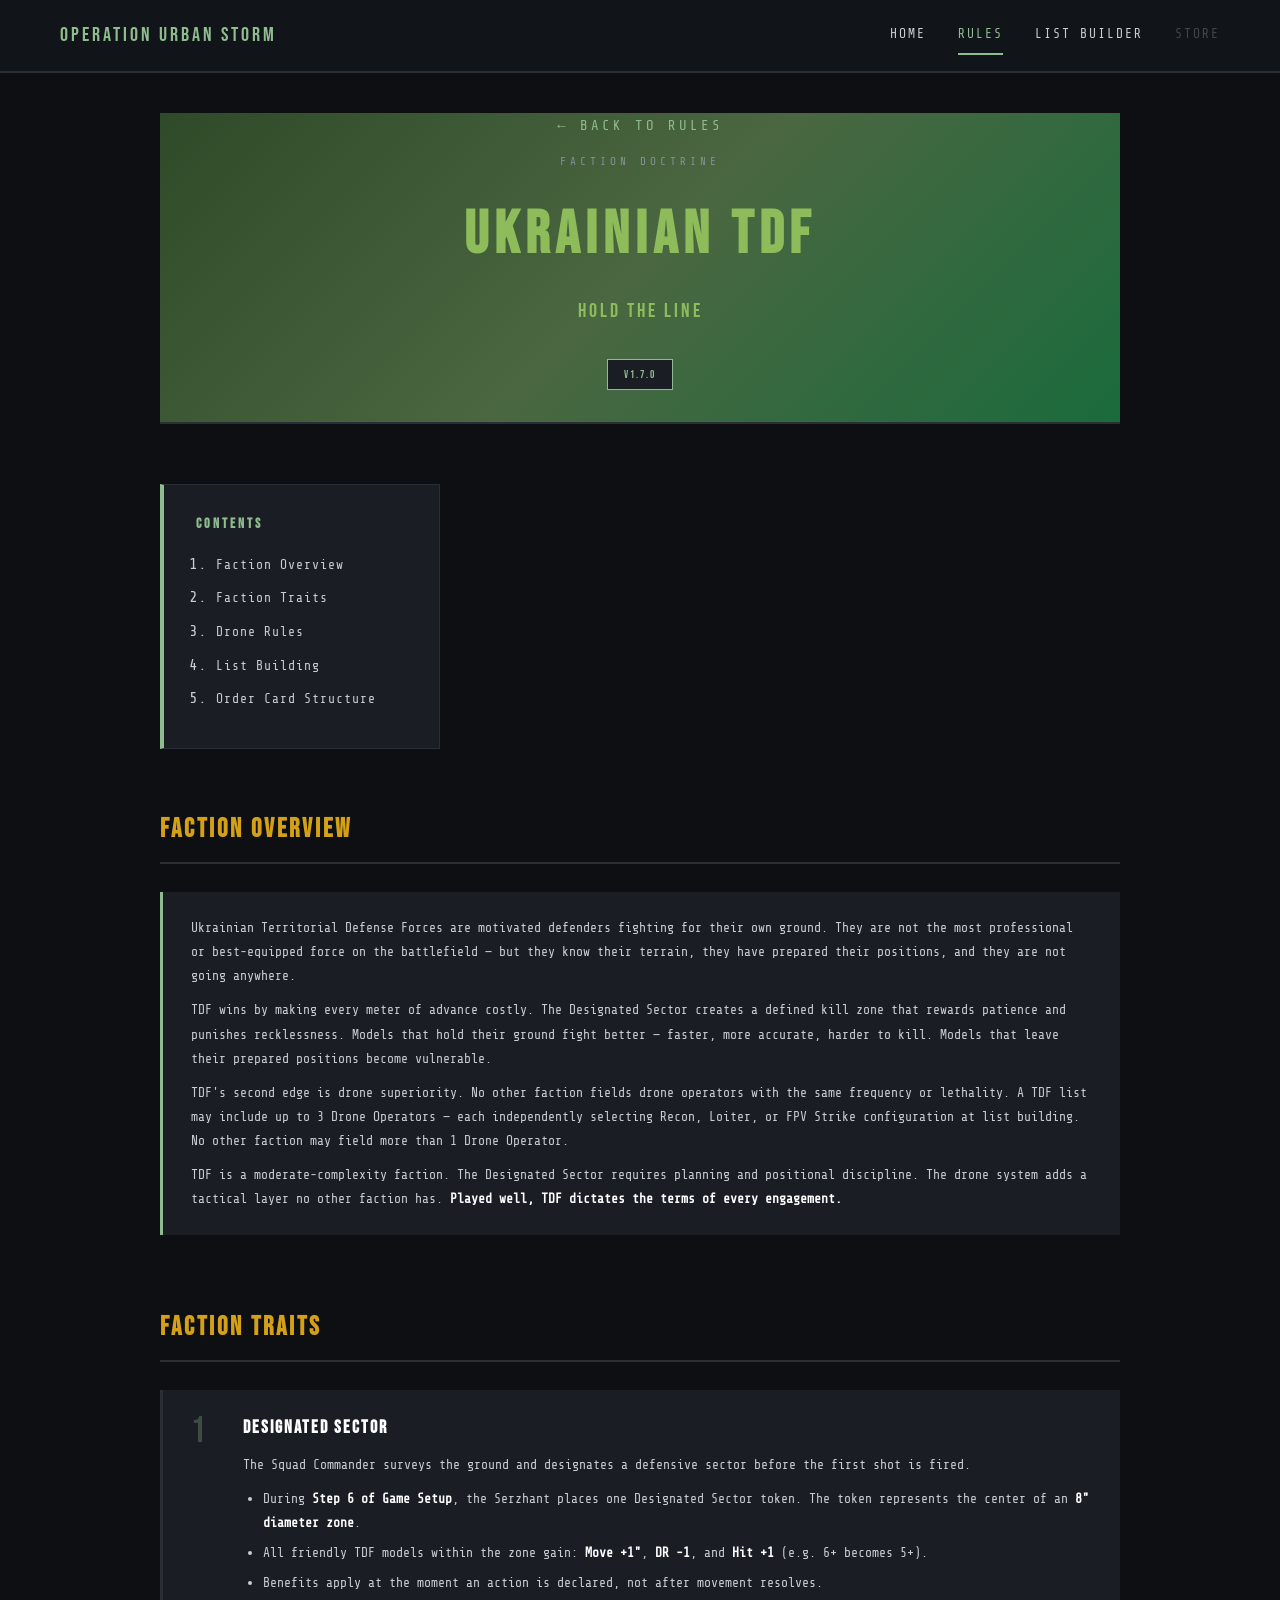
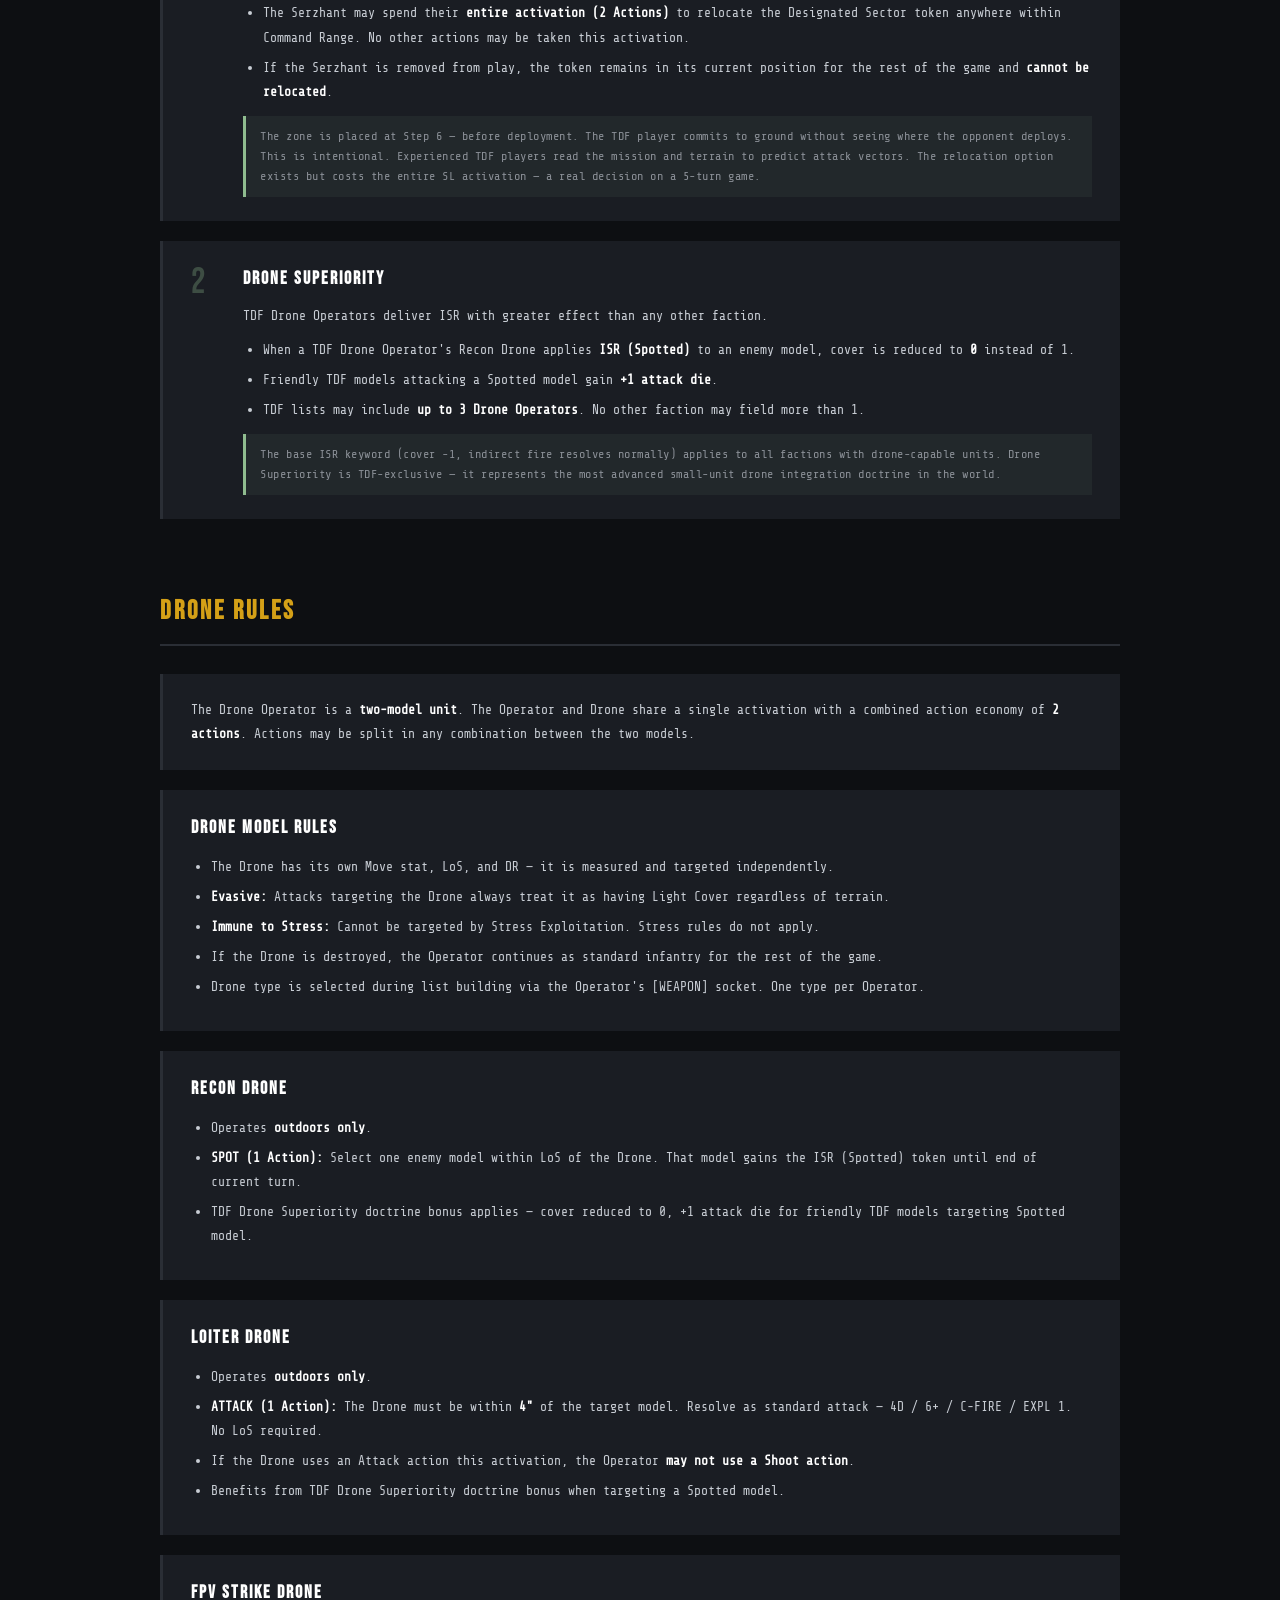
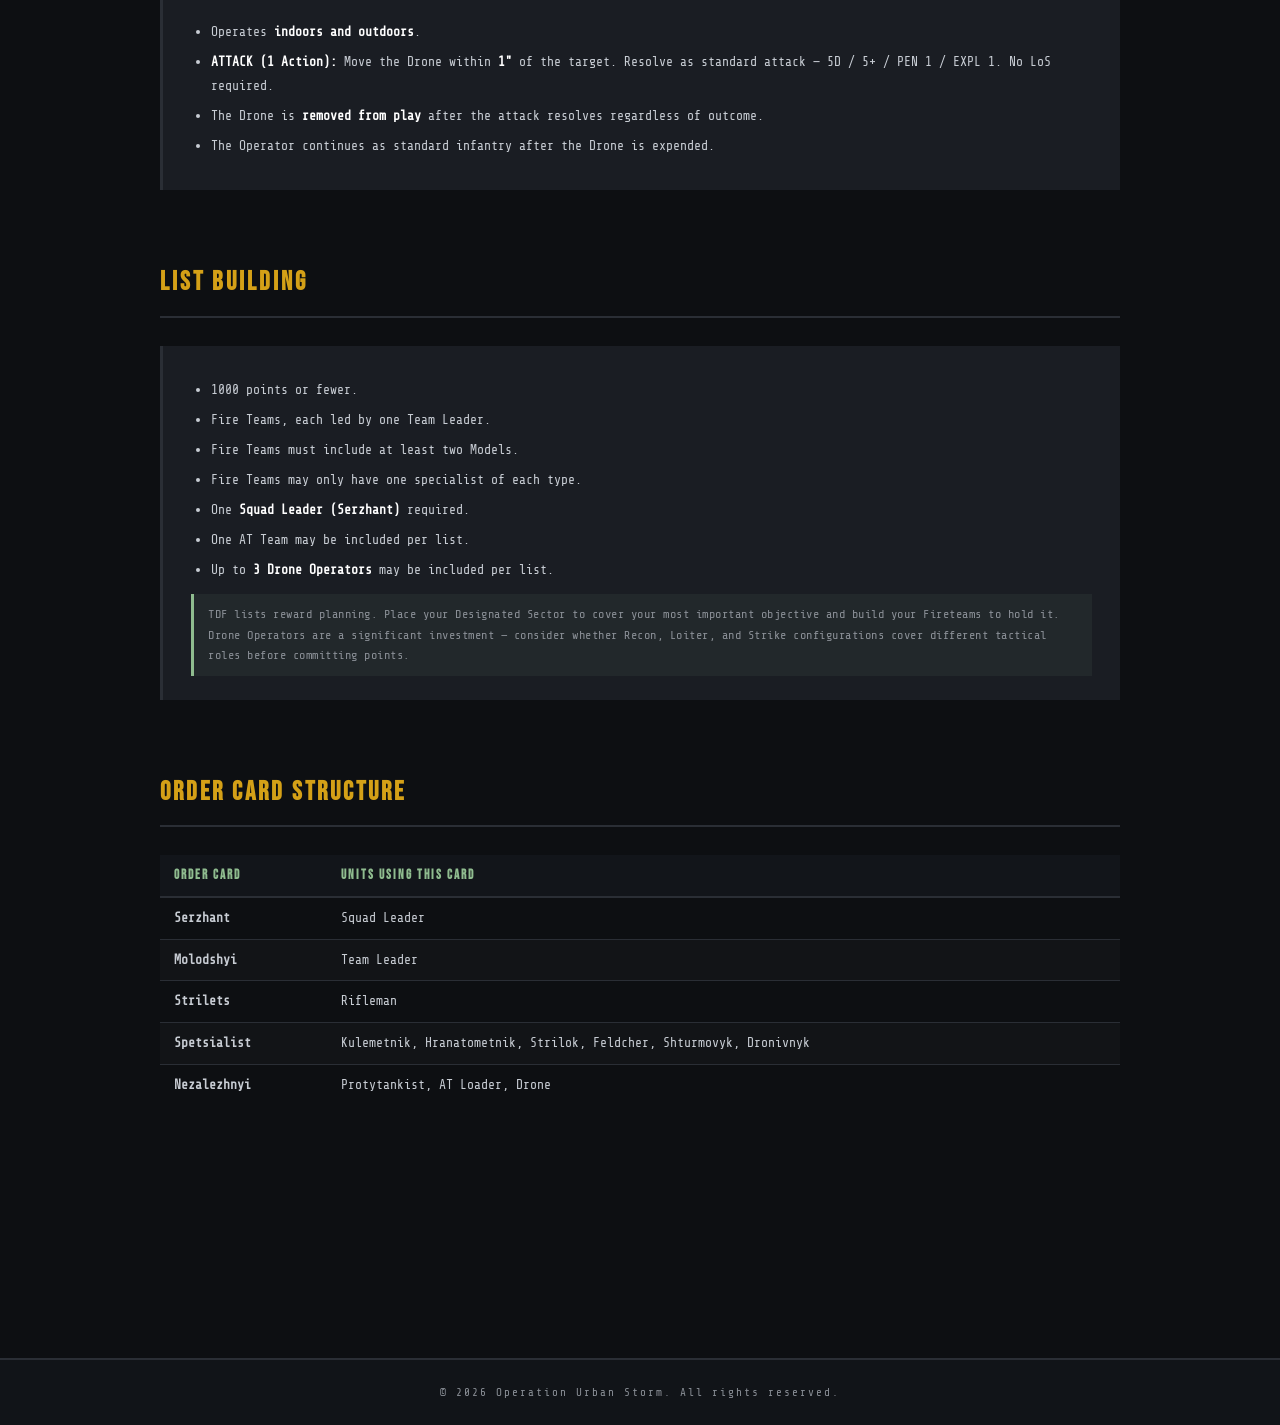
<file: tdf.html>
<!DOCTYPE html>
<html lang="en">
<head>
  <meta charset="UTF-8">
  <meta name="viewport" content="width=device-width, initial-scale=1.0">
  <title>Ukrainian TDF Doctrine — Operation Urban Storm</title>
  <link rel="stylesheet" href="css/style.css">
  <link rel="stylesheet" href="css/doc.css">
</head>
<body>

  <nav class="main-nav">
    <div class="nav-container">
      <div class="nav-brand">OPERATION URBAN STORM</div>
      <div class="nav-links">
        <a href="index.html">HOME</a>
        <a href="rules.html" class="active">RULES</a>
        <a href="listBuilder.html">LIST BUILDER</a>
        <a href="#" class="disabled">STORE</a>
      </div>
    </div>
  </nav>

  <main class="doc-main">

    <div class="doc-page-header faction-header tdf">
      <a href="rules.html" class="back-link">← BACK TO RULES</a>
      <div class="faction-eyebrow">FACTION DOCTRINE</div>
      <h1>UKRAINIAN TDF</h1>
      <div class="doctrine-subtitle">Hold the Line</div>
      <div class="version-badge">V1.7.0</div>
    </div>

    <nav class="doc-toc">
      <h2>CONTENTS</h2>
      <ol>
        <li><a href="#overview">Faction Overview</a></li>
        <li><a href="#traits">Faction Traits</a></li>
        <li><a href="#drone-rules">Drone Rules</a></li>
        <li><a href="#listbuilding">List Building</a></li>
        <li><a href="#ordercards">Order Card Structure</a></li>
      </ol>
    </nav>

    <!-- FACTION OVERVIEW -->
    <section class="doc-section" id="overview">
      <h2>FACTION OVERVIEW</h2>
      <div class="rule-block faction-overview-block">
        <p>Ukrainian Territorial Defense Forces are motivated defenders fighting for their own ground. They are not the most professional or best-equipped force on the battlefield — but they know their terrain, they have prepared their positions, and they are not going anywhere.</p>
        <p>TDF wins by making every meter of advance costly. The Designated Sector creates a defined kill zone that rewards patience and punishes recklessness. Models that hold their ground fight better — faster, more accurate, harder to kill. Models that leave their prepared positions become vulnerable.</p>
        <p>TDF's second edge is drone superiority. No other faction fields drone operators with the same frequency or lethality. A TDF list may include up to 3 Drone Operators — each independently selecting Recon, Loiter, or FPV Strike configuration at list building. No other faction may field more than 1 Drone Operator.</p>
        <p>TDF is a moderate-complexity faction. The Designated Sector requires planning and positional discipline. The drone system adds a tactical layer no other faction has. <strong>Played well, TDF dictates the terms of every engagement.</strong></p>
      </div>
    </section>

    <!-- FACTION TRAITS -->
    <section class="doc-section" id="traits">
      <h2>FACTION TRAITS</h2>

      <div class="rule-block trait-block">
        <div class="trait-number">1</div>
        <div class="trait-body">
          <h3>Designated Sector</h3>
          <p>The Squad Commander surveys the ground and designates a defensive sector before the first shot is fired.</p>
          <ul class="rule-list">
            <li>During <strong>Step 6 of Game Setup</strong>, the Serzhant places one Designated Sector token. The token represents the center of an <strong>8" diameter zone</strong>.</li>
            <li>All friendly TDF models within the zone gain: <strong>Move +1"</strong>, <strong>DR -1</strong>, and <strong>Hit +1</strong> (e.g. 6+ becomes 5+).</li>
            <li>Benefits apply at the moment an action is declared, not after movement resolves.</li>
            <li>The Serzhant may spend their <strong>entire activation (2 Actions)</strong> to relocate the Designated Sector token anywhere within Command Range. No other actions may be taken this activation.</li>
            <li>If the Serzhant is removed from play, the token remains in its current position for the rest of the game and <strong>cannot be relocated</strong>.</li>
          </ul>
          <div class="rule-note">The zone is placed at Step 6 — before deployment. The TDF player commits to ground without seeing where the opponent deploys. This is intentional. Experienced TDF players read the mission and terrain to predict attack vectors. The relocation option exists but costs the entire SL activation — a real decision on a 5-turn game.</div>
        </div>
      </div>

      <div class="rule-block trait-block">
        <div class="trait-number">2</div>
        <div class="trait-body">
          <h3>Drone Superiority</h3>
          <p>TDF Drone Operators deliver ISR with greater effect than any other faction.</p>
          <ul class="rule-list">
            <li>When a TDF Drone Operator's Recon Drone applies <strong>ISR (Spotted)</strong> to an enemy model, cover is reduced to <strong>0</strong> instead of 1.</li>
            <li>Friendly TDF models attacking a Spotted model gain <strong>+1 attack die</strong>.</li>
            <li>TDF lists may include <strong>up to 3 Drone Operators</strong>. No other faction may field more than 1.</li>
          </ul>
          <div class="rule-note">The base ISR keyword (cover -1, indirect fire resolves normally) applies to all factions with drone-capable units. Drone Superiority is TDF-exclusive — it represents the most advanced small-unit drone integration doctrine in the world.</div>
        </div>
      </div>

    </section>

    <!-- DRONE RULES -->
    <section class="doc-section" id="drone-rules">
      <h2>DRONE RULES</h2>

      <div class="rule-block">
        <p>The Drone Operator is a <strong>two-model unit</strong>. The Operator and Drone share a single activation with a combined action economy of <strong>2 actions</strong>. Actions may be split in any combination between the two models.</p>
      </div>

      <div class="rule-block">
        <h3>Drone Model Rules</h3>
        <ul class="rule-list">
          <li>The Drone has its own Move stat, LoS, and DR — it is measured and targeted independently.</li>
          <li><strong>Evasive:</strong> Attacks targeting the Drone always treat it as having Light Cover regardless of terrain.</li>
          <li><strong>Immune to Stress:</strong> Cannot be targeted by Stress Exploitation. Stress rules do not apply.</li>
          <li>If the Drone is destroyed, the Operator continues as standard infantry for the rest of the game.</li>
          <li>Drone type is selected during list building via the Operator's [WEAPON] socket. One type per Operator.</li>
        </ul>
      </div>

      <div class="rule-block">
        <h3>Recon Drone</h3>
        <ul class="rule-list">
          <li>Operates <strong>outdoors only</strong>.</li>
          <li><strong>SPOT (1 Action):</strong> Select one enemy model within LoS of the Drone. That model gains the ISR (Spotted) token until end of current turn.</li>
          <li>TDF Drone Superiority doctrine bonus applies — cover reduced to 0, +1 attack die for friendly TDF models targeting Spotted model.</li>
        </ul>
      </div>

      <div class="rule-block">
        <h3>Loiter Drone</h3>
        <ul class="rule-list">
          <li>Operates <strong>outdoors only</strong>.</li>
          <li><strong>ATTACK (1 Action):</strong> The Drone must be within <strong>4"</strong> of the target model. Resolve as standard attack — 4D / 6+ / C-FIRE / EXPL 1. No LoS required.</li>
          <li>If the Drone uses an Attack action this activation, the Operator <strong>may not use a Shoot action</strong>.</li>
          <li>Benefits from TDF Drone Superiority doctrine bonus when targeting a Spotted model.</li>
        </ul>
      </div>

      <div class="rule-block">
        <h3>FPV Strike Drone</h3>
        <ul class="rule-list">
          <li>Operates <strong>indoors and outdoors</strong>.</li>
          <li><strong>ATTACK (1 Action):</strong> Move the Drone within <strong>1"</strong> of the target. Resolve as standard attack — 5D / 5+ / PEN 1 / EXPL 1. No LoS required.</li>
          <li>The Drone is <strong>removed from play</strong> after the attack resolves regardless of outcome.</li>
          <li>The Operator continues as standard infantry after the Drone is expended.</li>
        </ul>
      </div>

    </section>

    <!-- LIST BUILDING -->
    <section class="doc-section" id="listbuilding">
      <h2>LIST BUILDING</h2>
      <div class="rule-block">
        <ul class="rule-list">
          <li>1000 points or fewer.</li>
          <li>Fire Teams, each led by one Team Leader.</li>
          <li>Fire Teams must include at least two Models.</li>
          <li>Fire Teams may only have one specialist of each type.</li>
          <li>One <strong>Squad Leader (Serzhant)</strong> required.</li>
          <li>One AT Team may be included per list.</li>
          <li>Up to <strong>3 Drone Operators</strong> may be included per list.</li>
        </ul>
        <div class="rule-note">TDF lists reward planning. Place your Designated Sector to cover your most important objective and build your Fireteams to hold it. Drone Operators are a significant investment — consider whether Recon, Loiter, and Strike configurations cover different tactical roles before committing points.</div>
      </div>
    </section>

    <!-- ORDER CARD STRUCTURE -->
    <section class="doc-section" id="ordercards">
      <h2>ORDER CARD STRUCTURE</h2>
      <div class="table-wrap">
        <table class="rule-table">
          <thead>
            <tr><th>Order Card</th><th>Units Using This Card</th></tr>
          </thead>
          <tbody>
            <tr><td><strong>Serzhant</strong></td><td>Squad Leader</td></tr>
            <tr><td><strong>Molodshyi</strong></td><td>Team Leader</td></tr>
            <tr><td><strong>Strilets</strong></td><td>Rifleman</td></tr>
            <tr><td><strong>Spetsialist</strong></td><td>Kulemetnik, Hranatometnik, Strilok, Feldcher, Shturmovyk, Dronivnyk</td></tr>
            <tr><td><strong>Nezalezhnyi</strong></td><td>Protytankist, AT Loader, Drone</td></tr>
          </tbody>
        </table>
      </div>
    </section>

  </main>

  <footer>
    <p>© 2026 Operation Urban Storm. All rights reserved.</p>
  </footer>

</body>
</html>
</file>
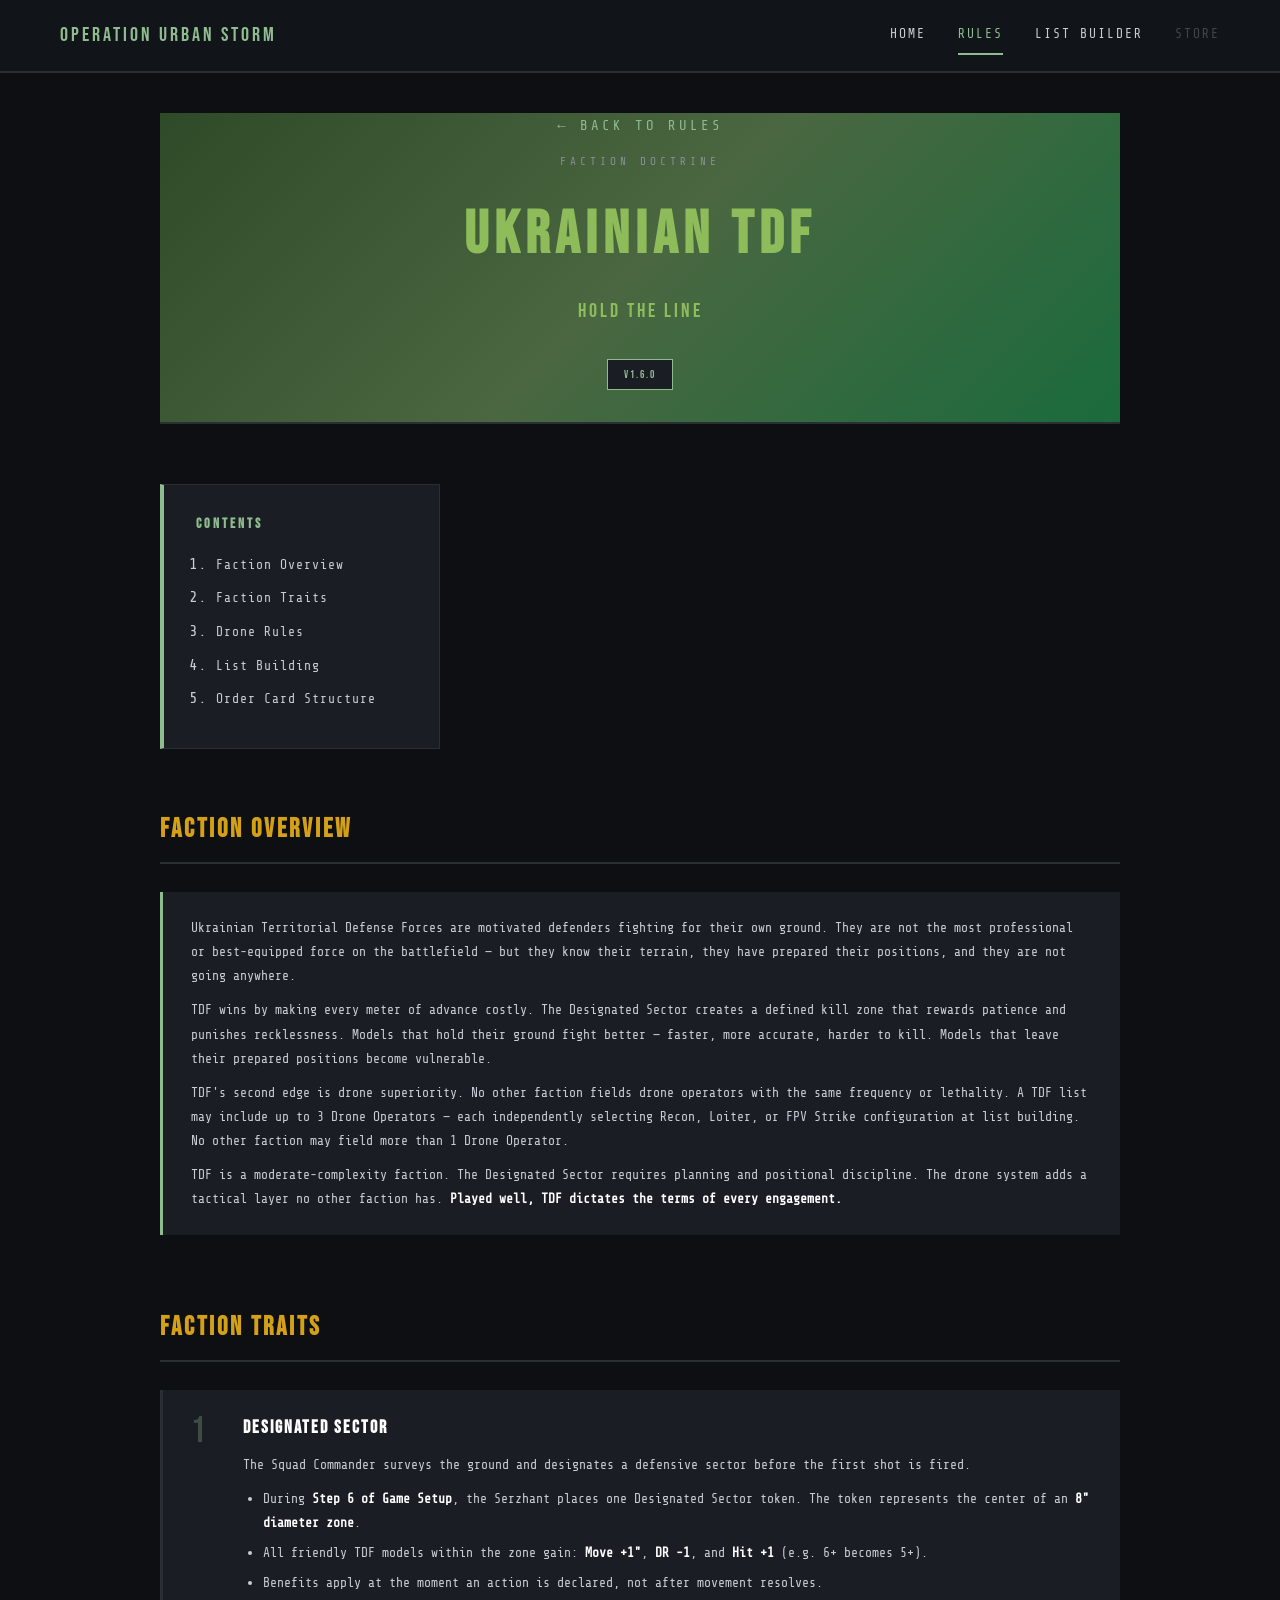
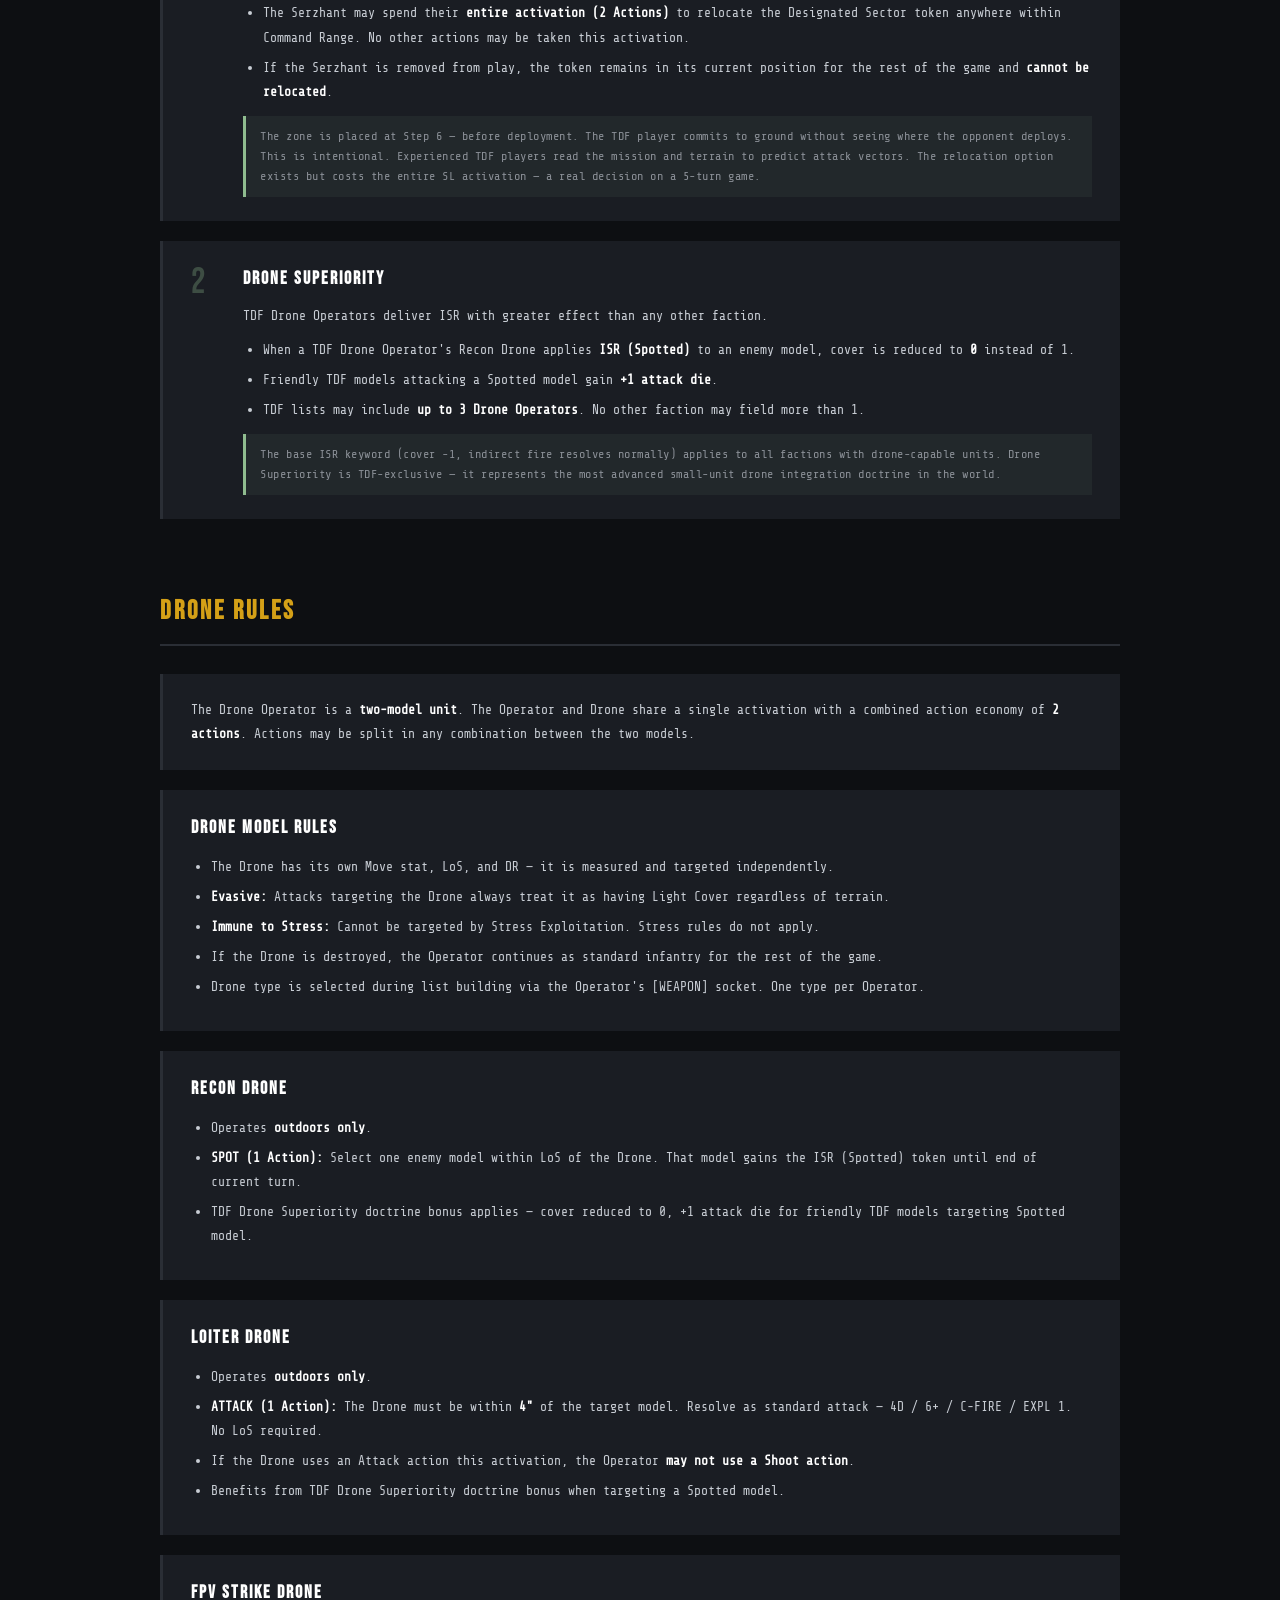
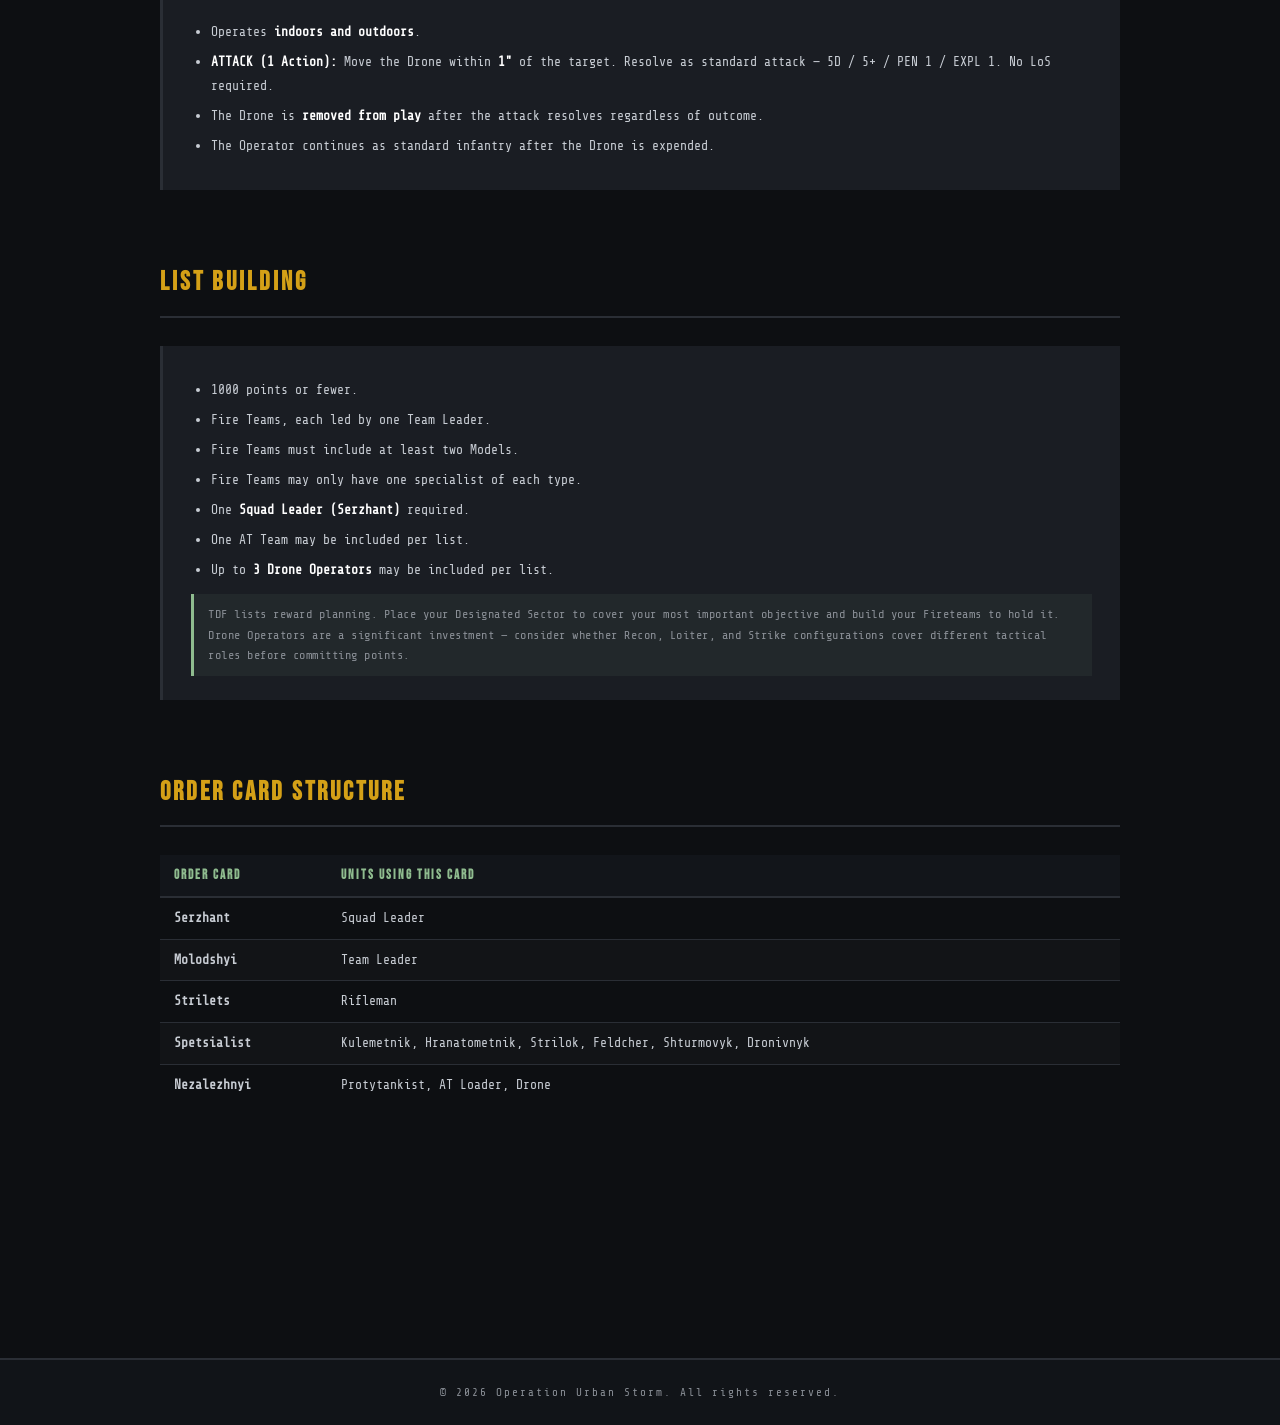
<file: ukrainian-TDF.html>
<!DOCTYPE html>
<html lang="en">
<head>
  <meta charset="UTF-8">
  <meta name="viewport" content="width=device-width, initial-scale=1.0">
  <title>Ukrainian TDF Doctrine — Operation Urban Storm</title>
  <link rel="stylesheet" href="css/style.css">
  <link rel="stylesheet" href="css/doc.css">
</head>
<body>

  <nav class="main-nav">
    <div class="nav-container">
      <div class="nav-brand">OPERATION URBAN STORM</div>
      <div class="nav-links">
        <a href="index.html">HOME</a>
        <a href="rules.html" class="active">RULES</a>
        <a href="listBuilder.html">LIST BUILDER</a>
        <a href="#" class="disabled">STORE</a>
      </div>
    </div>
  </nav>

  <main class="doc-main">

    <div class="doc-page-header faction-header tdf">
      <a href="rules.html" class="back-link">← BACK TO RULES</a>
      <div class="faction-eyebrow">FACTION DOCTRINE</div>
      <h1>UKRAINIAN TDF</h1>
      <div class="doctrine-subtitle">Hold the Line</div>
      <div class="version-badge">V1.6.0</div>
    </div>

    <nav class="doc-toc">
      <h2>CONTENTS</h2>
      <ol>
        <li><a href="#overview">Faction Overview</a></li>
        <li><a href="#traits">Faction Traits</a></li>
        <li><a href="#drone-rules">Drone Rules</a></li>
        <li><a href="#listbuilding">List Building</a></li>
        <li><a href="#ordercards">Order Card Structure</a></li>
      </ol>
    </nav>

    <!-- FACTION OVERVIEW -->
    <section class="doc-section" id="overview">
      <h2>FACTION OVERVIEW</h2>
      <div class="rule-block faction-overview-block">
        <p>Ukrainian Territorial Defense Forces are motivated defenders fighting for their own ground. They are not the most professional or best-equipped force on the battlefield — but they know their terrain, they have prepared their positions, and they are not going anywhere.</p>
        <p>TDF wins by making every meter of advance costly. The Designated Sector creates a defined kill zone that rewards patience and punishes recklessness. Models that hold their ground fight better — faster, more accurate, harder to kill. Models that leave their prepared positions become vulnerable.</p>
        <p>TDF's second edge is drone superiority. No other faction fields drone operators with the same frequency or lethality. A TDF list may include up to 3 Drone Operators — each independently selecting Recon, Loiter, or FPV Strike configuration at list building. No other faction may field more than 1 Drone Operator.</p>
        <p>TDF is a moderate-complexity faction. The Designated Sector requires planning and positional discipline. The drone system adds a tactical layer no other faction has. <strong>Played well, TDF dictates the terms of every engagement.</strong></p>
      </div>
    </section>

    <!-- FACTION TRAITS -->
    <section class="doc-section" id="traits">
      <h2>FACTION TRAITS</h2>

      <div class="rule-block trait-block">
        <div class="trait-number">1</div>
        <div class="trait-body">
          <h3>Designated Sector</h3>
          <p>The Squad Commander surveys the ground and designates a defensive sector before the first shot is fired.</p>
          <ul class="rule-list">
            <li>During <strong>Step 6 of Game Setup</strong>, the Serzhant places one Designated Sector token. The token represents the center of an <strong>8" diameter zone</strong>.</li>
            <li>All friendly TDF models within the zone gain: <strong>Move +1"</strong>, <strong>DR -1</strong>, and <strong>Hit +1</strong> (e.g. 6+ becomes 5+).</li>
            <li>Benefits apply at the moment an action is declared, not after movement resolves.</li>
            <li>The Serzhant may spend their <strong>entire activation (2 Actions)</strong> to relocate the Designated Sector token anywhere within Command Range. No other actions may be taken this activation.</li>
            <li>If the Serzhant is removed from play, the token remains in its current position for the rest of the game and <strong>cannot be relocated</strong>.</li>
          </ul>
          <div class="rule-note">The zone is placed at Step 6 — before deployment. The TDF player commits to ground without seeing where the opponent deploys. This is intentional. Experienced TDF players read the mission and terrain to predict attack vectors. The relocation option exists but costs the entire SL activation — a real decision on a 5-turn game.</div>
        </div>
      </div>

      <div class="rule-block trait-block">
        <div class="trait-number">2</div>
        <div class="trait-body">
          <h3>Drone Superiority</h3>
          <p>TDF Drone Operators deliver ISR with greater effect than any other faction.</p>
          <ul class="rule-list">
            <li>When a TDF Drone Operator's Recon Drone applies <strong>ISR (Spotted)</strong> to an enemy model, cover is reduced to <strong>0</strong> instead of 1.</li>
            <li>Friendly TDF models attacking a Spotted model gain <strong>+1 attack die</strong>.</li>
            <li>TDF lists may include <strong>up to 3 Drone Operators</strong>. No other faction may field more than 1.</li>
          </ul>
          <div class="rule-note">The base ISR keyword (cover -1, indirect fire resolves normally) applies to all factions with drone-capable units. Drone Superiority is TDF-exclusive — it represents the most advanced small-unit drone integration doctrine in the world.</div>
        </div>
      </div>

    </section>

    <!-- DRONE RULES -->
    <section class="doc-section" id="drone-rules">
      <h2>DRONE RULES</h2>

      <div class="rule-block">
        <p>The Drone Operator is a <strong>two-model unit</strong>. The Operator and Drone share a single activation with a combined action economy of <strong>2 actions</strong>. Actions may be split in any combination between the two models.</p>
      </div>

      <div class="rule-block">
        <h3>Drone Model Rules</h3>
        <ul class="rule-list">
          <li>The Drone has its own Move stat, LoS, and DR — it is measured and targeted independently.</li>
          <li><strong>Evasive:</strong> Attacks targeting the Drone always treat it as having Light Cover regardless of terrain.</li>
          <li><strong>Immune to Stress:</strong> Cannot be targeted by Stress Exploitation. Stress rules do not apply.</li>
          <li>If the Drone is destroyed, the Operator continues as standard infantry for the rest of the game.</li>
          <li>Drone type is selected during list building via the Operator's [WEAPON] socket. One type per Operator.</li>
        </ul>
      </div>

      <div class="rule-block">
        <h3>Recon Drone</h3>
        <ul class="rule-list">
          <li>Operates <strong>outdoors only</strong>.</li>
          <li><strong>SPOT (1 Action):</strong> Select one enemy model within LoS of the Drone. That model gains the ISR (Spotted) token until end of current turn.</li>
          <li>TDF Drone Superiority doctrine bonus applies — cover reduced to 0, +1 attack die for friendly TDF models targeting Spotted model.</li>
        </ul>
      </div>

      <div class="rule-block">
        <h3>Loiter Drone</h3>
        <ul class="rule-list">
          <li>Operates <strong>outdoors only</strong>.</li>
          <li><strong>ATTACK (1 Action):</strong> The Drone must be within <strong>4"</strong> of the target model. Resolve as standard attack — 4D / 6+ / C-FIRE / EXPL 1. No LoS required.</li>
          <li>If the Drone uses an Attack action this activation, the Operator <strong>may not use a Shoot action</strong>.</li>
          <li>Benefits from TDF Drone Superiority doctrine bonus when targeting a Spotted model.</li>
        </ul>
      </div>

      <div class="rule-block">
        <h3>FPV Strike Drone</h3>
        <ul class="rule-list">
          <li>Operates <strong>indoors and outdoors</strong>.</li>
          <li><strong>ATTACK (1 Action):</strong> Move the Drone within <strong>1"</strong> of the target. Resolve as standard attack — 5D / 5+ / PEN 1 / EXPL 1. No LoS required.</li>
          <li>The Drone is <strong>removed from play</strong> after the attack resolves regardless of outcome.</li>
          <li>The Operator continues as standard infantry after the Drone is expended.</li>
        </ul>
      </div>

    </section>

    <!-- LIST BUILDING -->
    <section class="doc-section" id="listbuilding">
      <h2>LIST BUILDING</h2>
      <div class="rule-block">
        <ul class="rule-list">
          <li>1000 points or fewer.</li>
          <li>Fire Teams, each led by one Team Leader.</li>
          <li>Fire Teams must include at least two Models.</li>
          <li>Fire Teams may only have one specialist of each type.</li>
          <li>One <strong>Squad Leader (Serzhant)</strong> required.</li>
          <li>One AT Team may be included per list.</li>
          <li>Up to <strong>3 Drone Operators</strong> may be included per list.</li>
        </ul>
        <div class="rule-note">TDF lists reward planning. Place your Designated Sector to cover your most important objective and build your Fireteams to hold it. Drone Operators are a significant investment — consider whether Recon, Loiter, and Strike configurations cover different tactical roles before committing points.</div>
      </div>
    </section>

    <!-- ORDER CARD STRUCTURE -->
    <section class="doc-section" id="ordercards">
      <h2>ORDER CARD STRUCTURE</h2>
      <div class="table-wrap">
        <table class="rule-table">
          <thead>
            <tr><th>Order Card</th><th>Units Using This Card</th></tr>
          </thead>
          <tbody>
            <tr><td><strong>Serzhant</strong></td><td>Squad Leader</td></tr>
            <tr><td><strong>Molodshyi</strong></td><td>Team Leader</td></tr>
            <tr><td><strong>Strilets</strong></td><td>Rifleman</td></tr>
            <tr><td><strong>Spetsialist</strong></td><td>Kulemetnik, Hranatometnik, Strilok, Feldcher, Shturmovyk, Dronivnyk</td></tr>
            <tr><td><strong>Nezalezhnyi</strong></td><td>Protytankist, AT Loader, Drone</td></tr>
          </tbody>
        </table>
      </div>
    </section>

  </main>

  <footer>
    <p>© 2026 Operation Urban Storm. All rights reserved.</p>
  </footer>

</body>
</html>
</file>
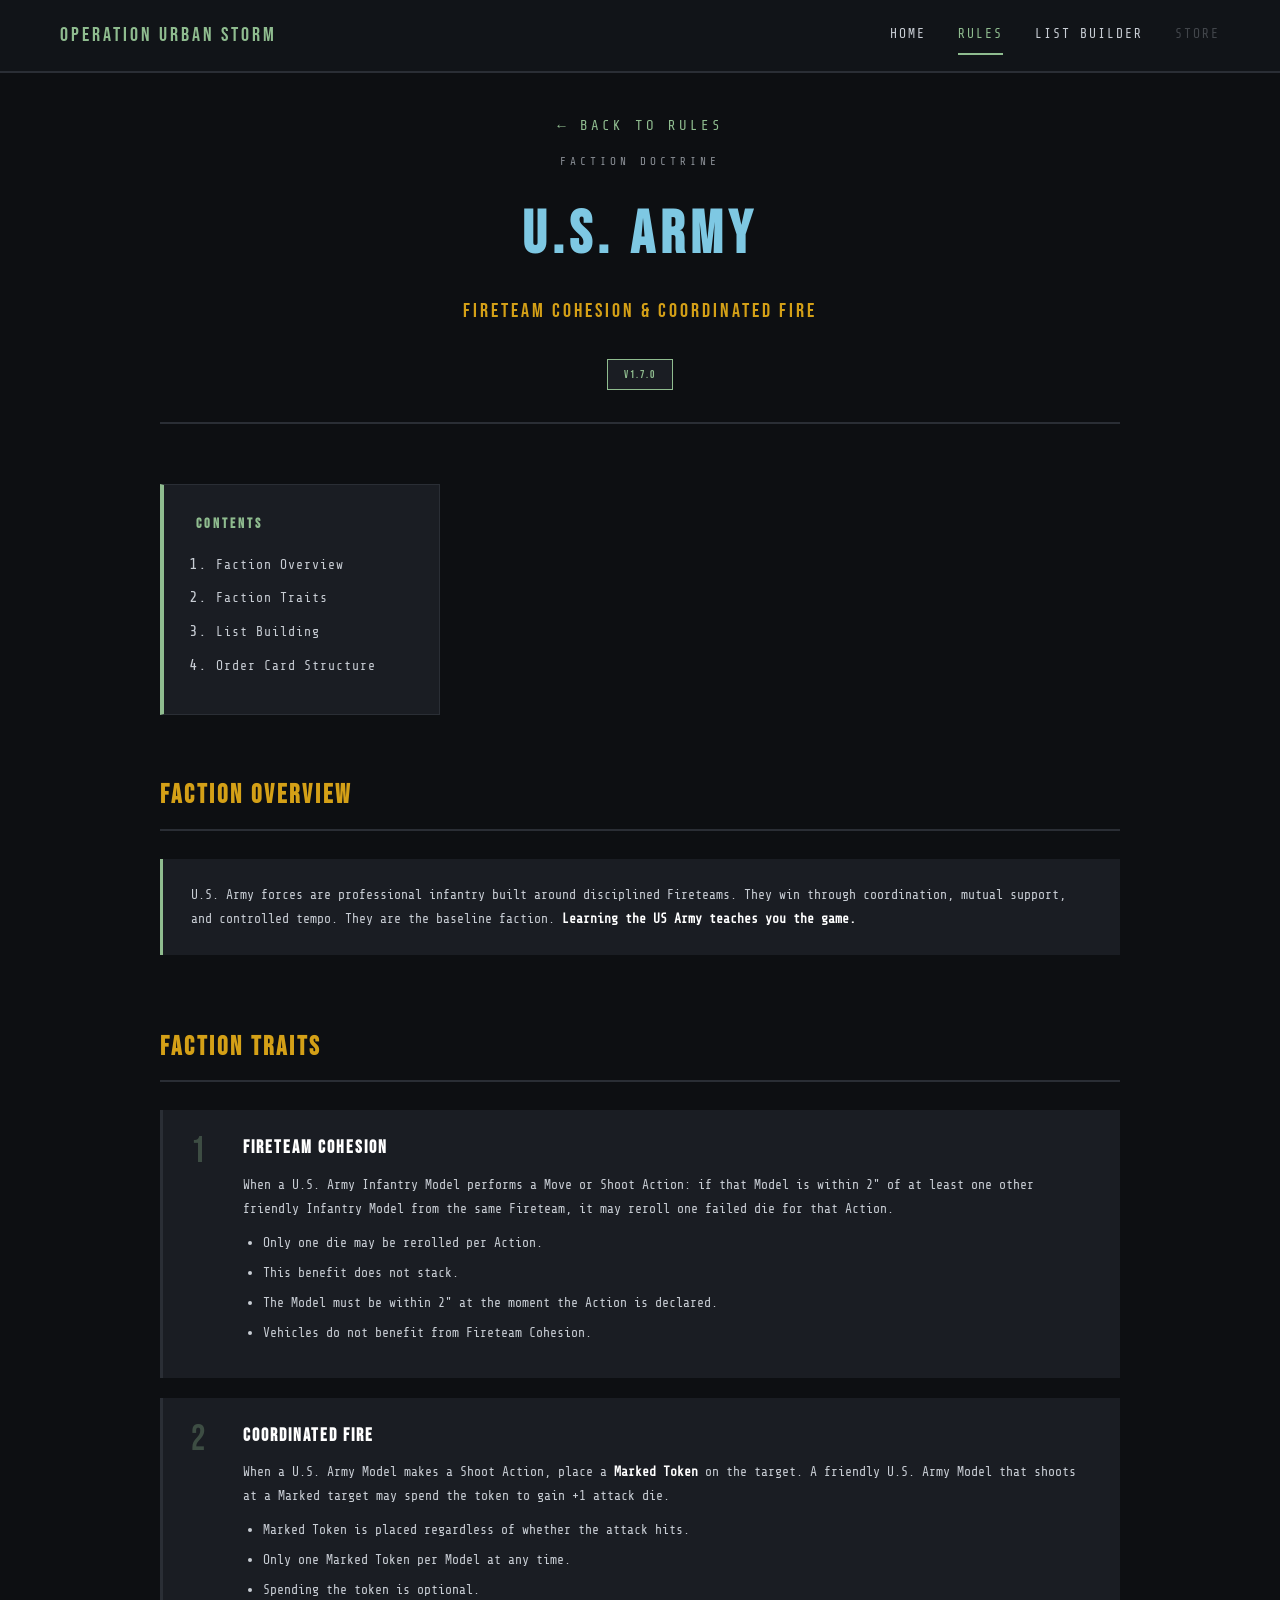
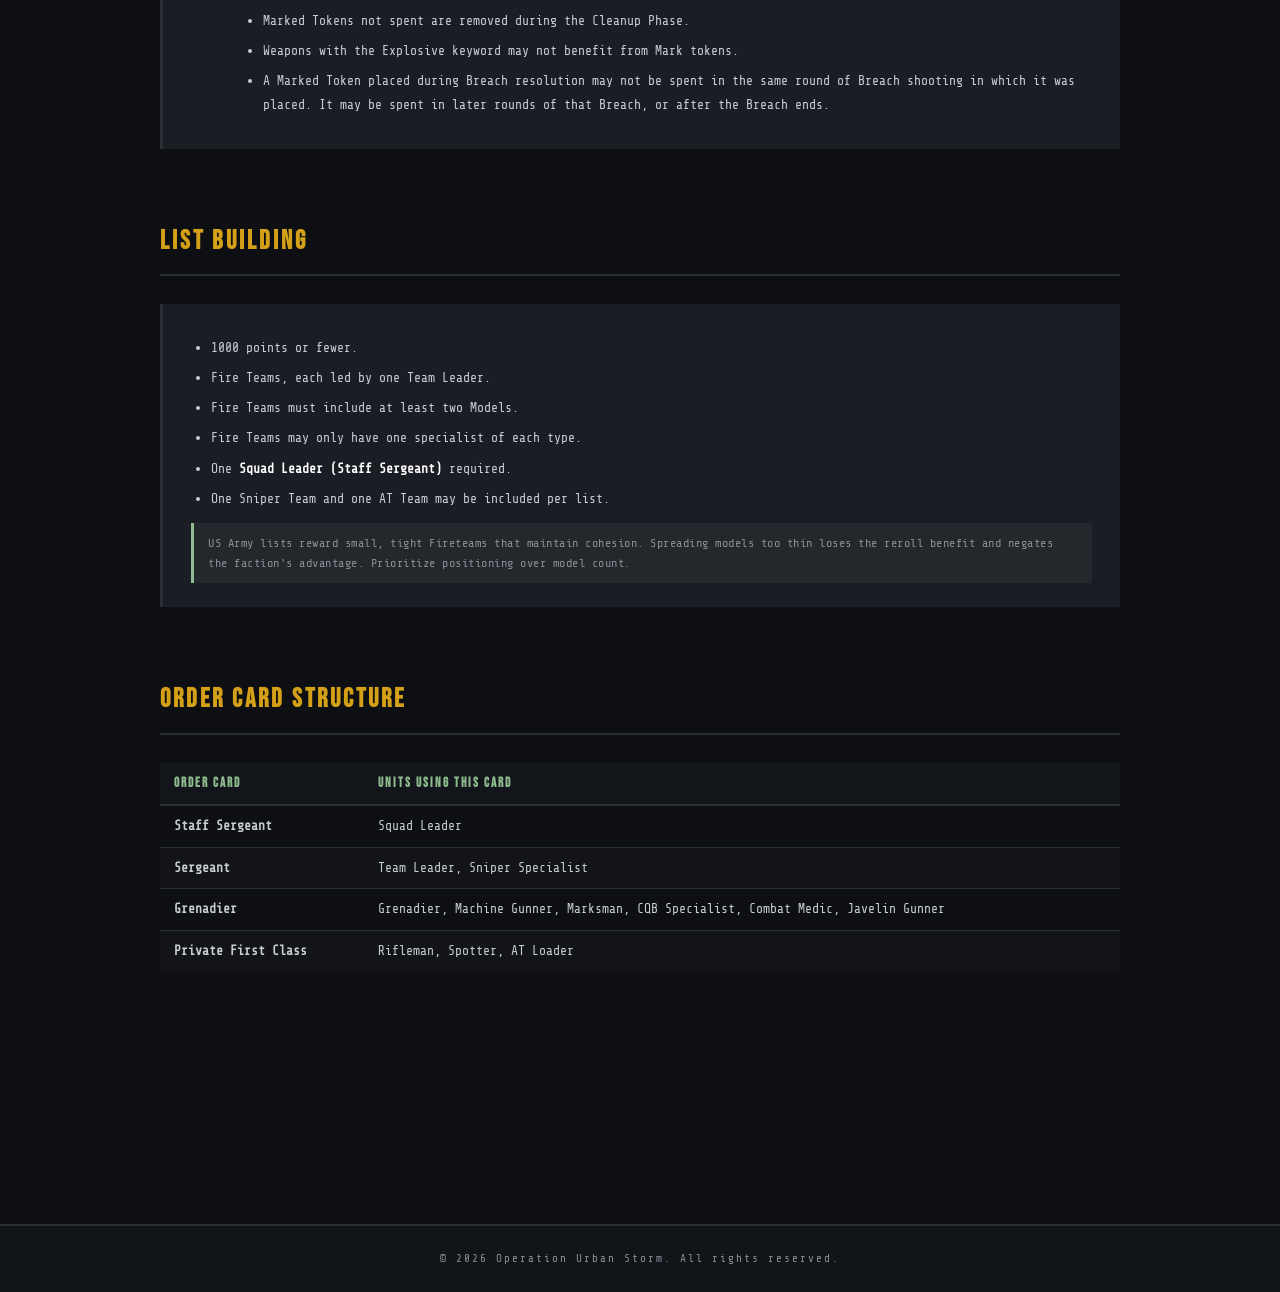
<file: us-army.html>
<!DOCTYPE html>
<html lang="en">
<head>
  <meta charset="UTF-8">
  <meta name="viewport" content="width=device-width, initial-scale=1.0">
  <title>US Army Doctrine — Operation Urban Storm</title>
  <link rel="stylesheet" href="css/style.css">
  <link rel="stylesheet" href="css/doc.css">
</head>
<body>

  <nav class="main-nav">
    <div class="nav-container">
      <div class="nav-brand">OPERATION URBAN STORM</div>
      <div class="nav-links">
        <a href="index.html">HOME</a>
        <a href="rules.html" class="active">RULES</a>
        <a href="listBuilder.html">LIST BUILDER</a>
        <a href="#" class="disabled">STORE</a>
      </div>
    </div>
  </nav>

  <main class="doc-main">

    <div class="doc-page-header faction-header us-army">
      <a href="rules.html" class="back-link">← BACK TO RULES</a>
      <div class="faction-eyebrow">FACTION DOCTRINE</div>
      <h1>U.S. ARMY</h1>
      <div class="doctrine-subtitle">Fireteam Cohesion & Coordinated Fire</div>
      <div class="version-badge">V1.7.0</div>
    </div>

    <nav class="doc-toc">
      <h2>CONTENTS</h2>
      <ol>
        <li><a href="#overview">Faction Overview</a></li>
        <li><a href="#traits">Faction Traits</a></li>
        <li><a href="#listbuilding">List Building</a></li>
        <li><a href="#ordercards">Order Card Structure</a></li>
      </ol>
    </nav>

    <section class="doc-section" id="overview">
      <h2>FACTION OVERVIEW</h2>
      <div class="rule-block faction-overview-block">
        <p>U.S. Army forces are professional infantry built around disciplined Fireteams. They win through coordination, mutual support, and controlled tempo. They are the baseline faction. <strong>Learning the US Army teaches you the game.</strong></p>
      </div>
    </section>

    <section class="doc-section" id="traits">
      <h2>FACTION TRAITS</h2>

      <div class="rule-block trait-block">
        <div class="trait-number">1</div>
        <div class="trait-body">
          <h3>Fireteam Cohesion</h3>
          <p>When a U.S. Army Infantry Model performs a Move or Shoot Action: if that Model is within 2" of at least one other friendly Infantry Model from the same Fireteam, it may reroll one failed die for that Action.</p>
          <ul class="rule-list">
            <li>Only one die may be rerolled per Action.</li>
            <li>This benefit does not stack.</li>
            <li>The Model must be within 2" at the moment the Action is declared.</li>
            <li>Vehicles do not benefit from Fireteam Cohesion.</li>
          </ul>
        </div>
      </div>

      <div class="rule-block trait-block">
        <div class="trait-number">2</div>
        <div class="trait-body">
          <h3>Coordinated Fire</h3>
          <p>When a U.S. Army Model makes a Shoot Action, place a <strong>Marked Token</strong> on the target. A friendly U.S. Army Model that shoots at a Marked target may spend the token to gain +1 attack die.</p>
          <ul class="rule-list">
            <li>Marked Token is placed regardless of whether the attack hits.</li>
            <li>Only one Marked Token per Model at any time.</li>
            <li>Spending the token is optional.</li>
            <li>Marked Tokens not spent are removed during the Cleanup Phase.</li>
            <li>Weapons with the Explosive keyword may not benefit from Mark tokens.</li>
            <li>A Marked Token placed during Breach resolution may not be spent in the same round of Breach shooting in which it was placed. It may be spent in later rounds of that Breach, or after the Breach ends.</li>
          </ul>
        </div>
      </div>
    </section>

    <section class="doc-section" id="listbuilding">
      <h2>LIST BUILDING</h2>
      <div class="rule-block">
        <ul class="rule-list">
          <li>1000 points or fewer.</li>
          <li>Fire Teams, each led by one Team Leader.</li>
          <li>Fire Teams must include at least two Models.</li>
          <li>Fire Teams may only have one specialist of each type.</li>
          <li>One <strong>Squad Leader (Staff Sergeant)</strong> required.</li>
          <li>One Sniper Team and one AT Team may be included per list.</li>
        </ul>
        <div class="rule-note">US Army lists reward small, tight Fireteams that maintain cohesion. Spreading models too thin loses the reroll benefit and negates the faction's advantage. Prioritize positioning over model count.</div>
      </div>
    </section>

    <section class="doc-section" id="ordercards">
      <h2>ORDER CARD STRUCTURE</h2>
      <div class="table-wrap">
        <table class="rule-table">
          <thead>
            <tr><th>Order Card</th><th>Units Using This Card</th></tr>
          </thead>
          <tbody>
            <tr><td><strong>Staff Sergeant</strong></td><td>Squad Leader</td></tr>
            <tr><td><strong>Sergeant</strong></td><td>Team Leader, Sniper Specialist</td></tr>
            <tr><td><strong>Grenadier</strong></td><td>Grenadier, Machine Gunner, Marksman, CQB Specialist, Combat Medic, Javelin Gunner</td></tr>
            <tr><td><strong>Private First Class</strong></td><td>Rifleman, Spotter, AT Loader</td></tr>
          </tbody>
        </table>
      </div>
    </section>

  </main>

  <footer>
    <p>© 2026 Operation Urban Storm. All rights reserved.</p>
  </footer>

</body>
</html>
</file>
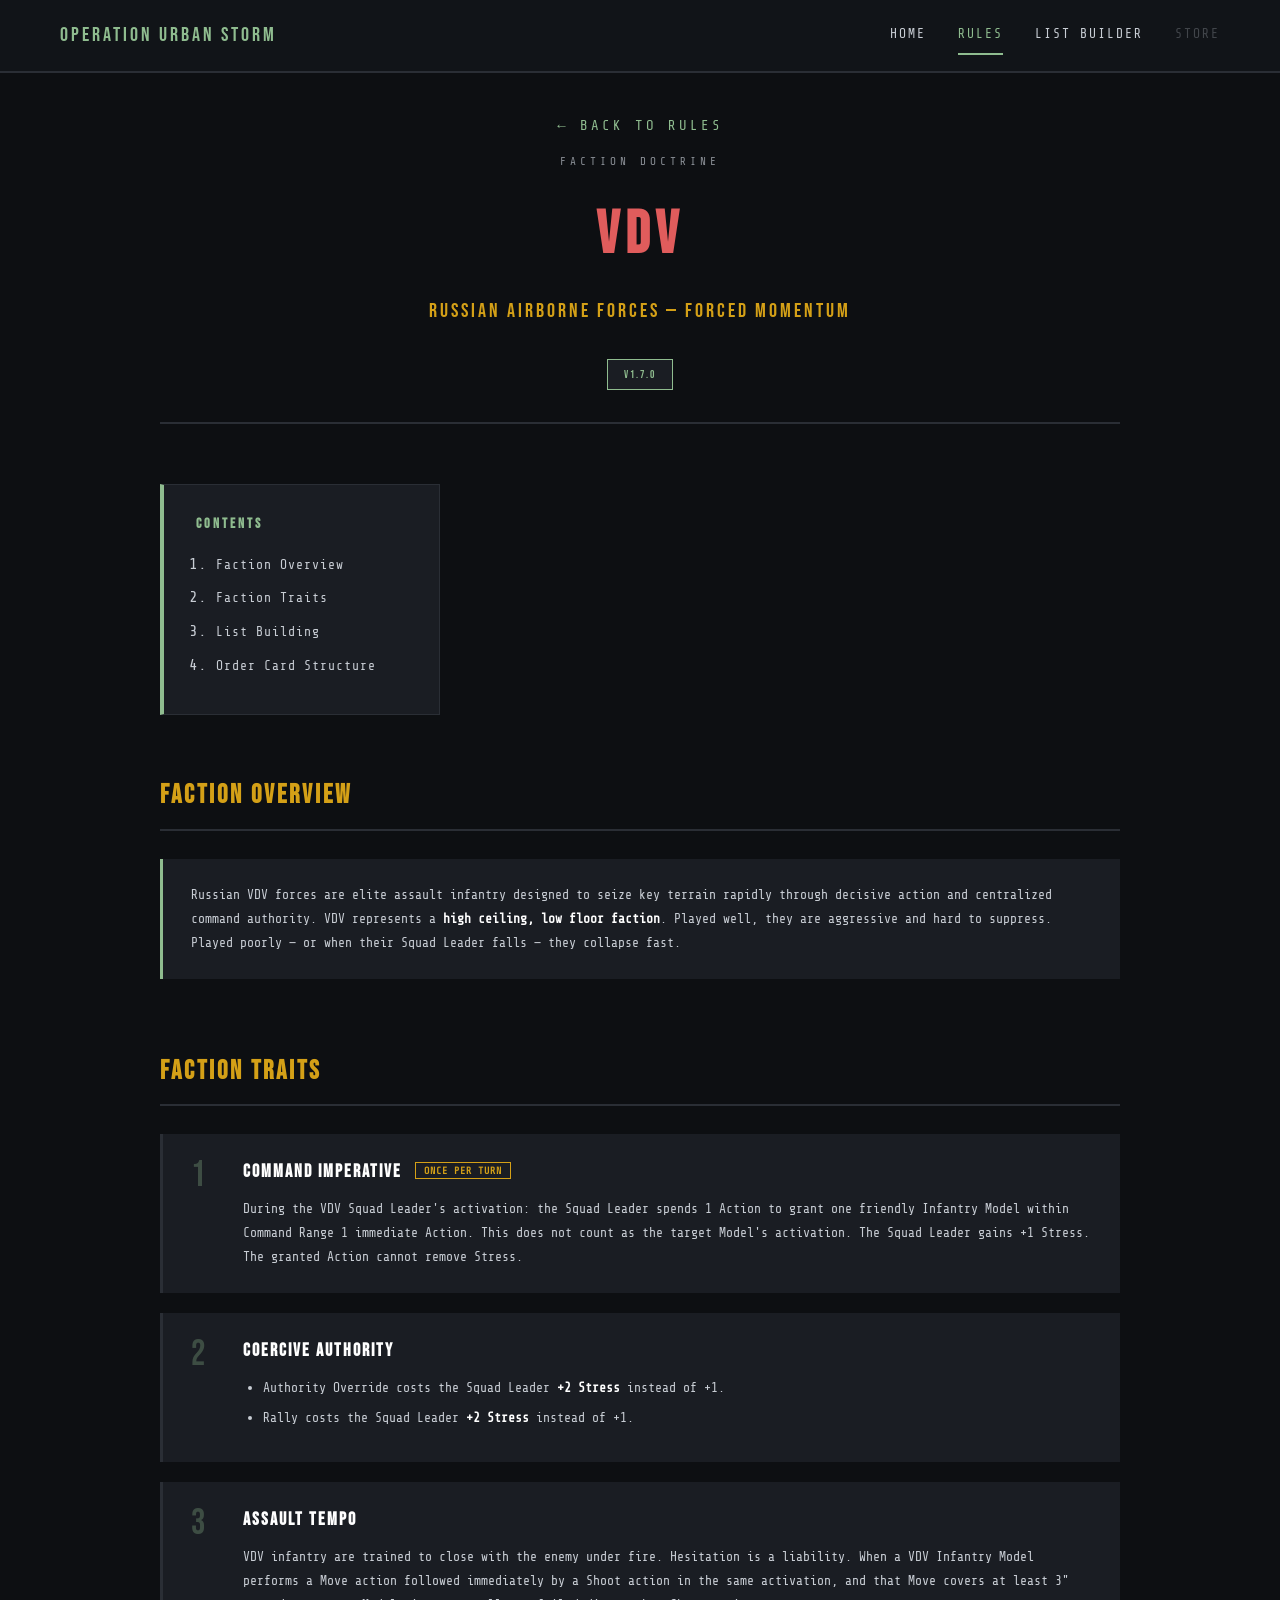
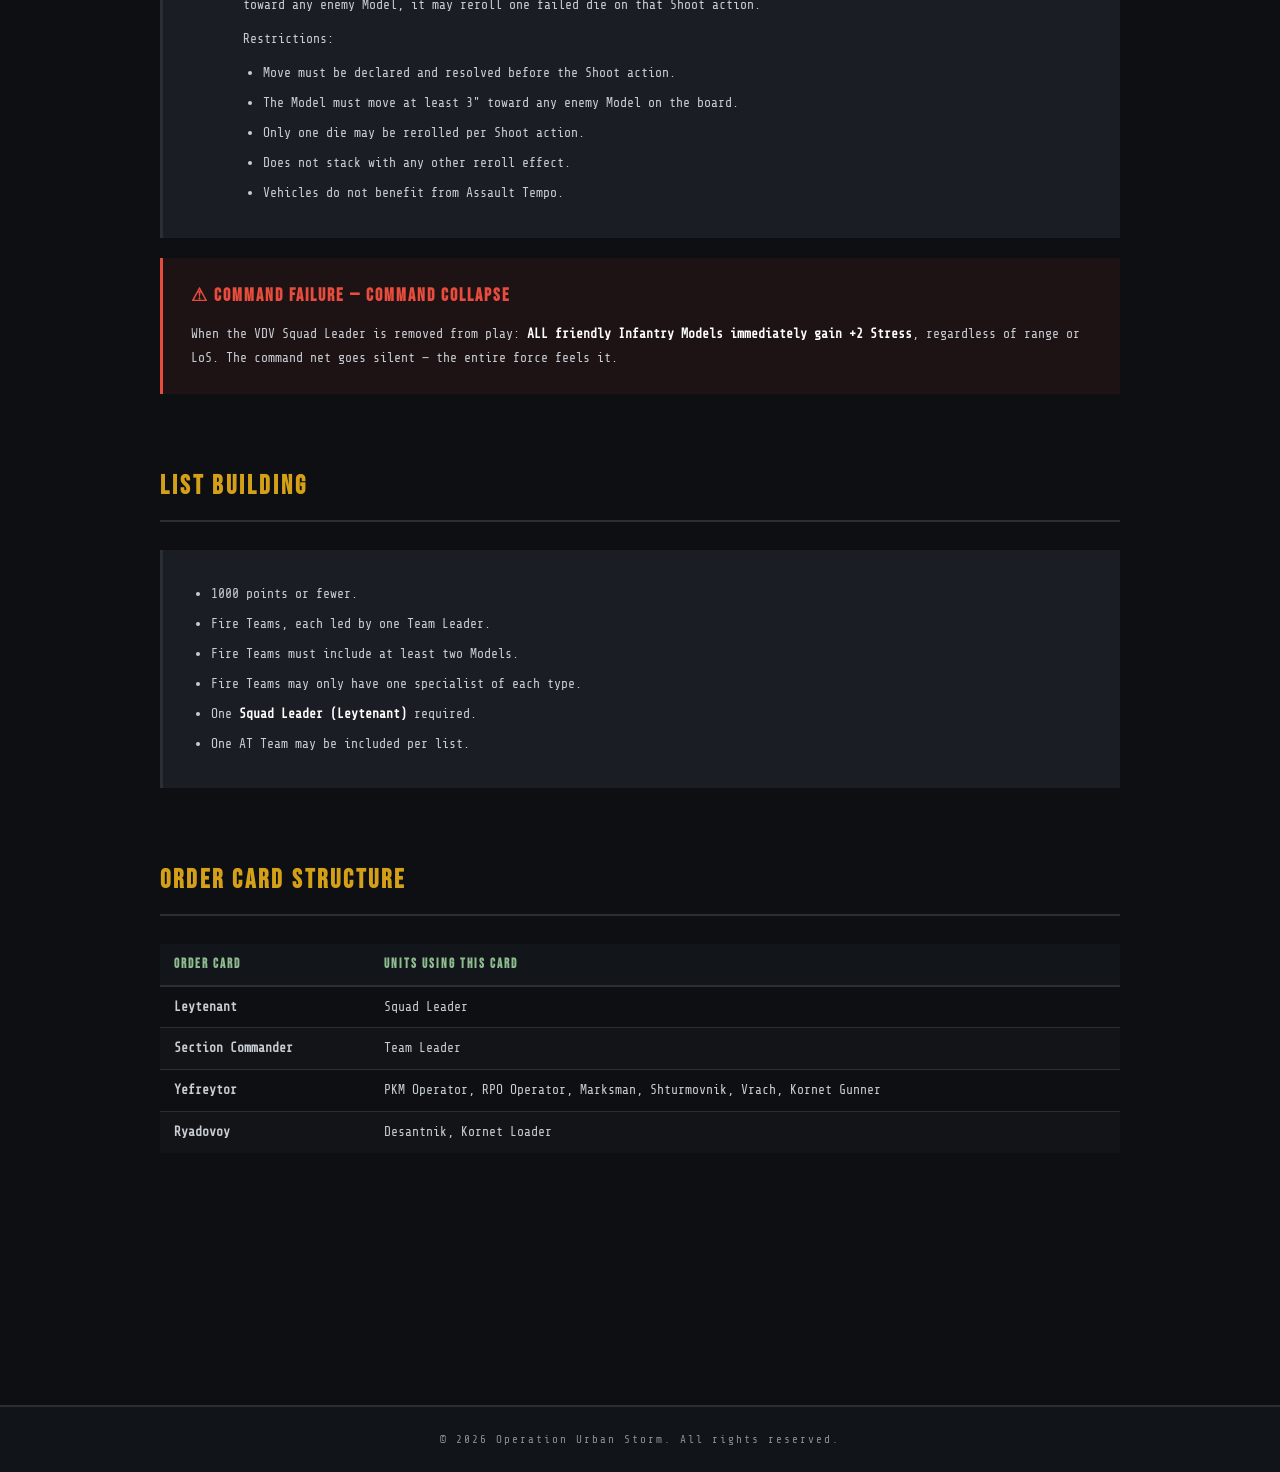
<file: vdv.html>
<!DOCTYPE html>
<html lang="en">
<head>
  <meta charset="UTF-8">
  <meta name="viewport" content="width=device-width, initial-scale=1.0">
  <title>VDV Doctrine — Operation Urban Storm</title>
  <link rel="stylesheet" href="css/style.css">
  <link rel="stylesheet" href="css/doc.css">
</head>
<body>

  <nav class="main-nav">
    <div class="nav-container">
      <div class="nav-brand">OPERATION URBAN STORM</div>
      <div class="nav-links">
        <a href="index.html">HOME</a>
        <a href="rules.html" class="active">RULES</a>
        <a href="listBuilder.html">LIST BUILDER</a>
        <a href="#" class="disabled">STORE</a>
      </div>
    </div>
  </nav>

  <main class="doc-main">

    <div class="doc-page-header faction-header vdv">
      <a href="rules.html" class="back-link">← BACK TO RULES</a>
      <div class="faction-eyebrow">FACTION DOCTRINE</div>
      <h1>VDV</h1>
      <div class="doctrine-subtitle">Russian Airborne Forces — Forced Momentum</div>
      <div class="version-badge">V1.7.0</div>
    </div>

    <nav class="doc-toc">
      <h2>CONTENTS</h2>
      <ol>
        <li><a href="#overview">Faction Overview</a></li>
        <li><a href="#traits">Faction Traits</a></li>
        <li><a href="#listbuilding">List Building</a></li>
        <li><a href="#ordercards">Order Card Structure</a></li>
      </ol>
    </nav>

    <section class="doc-section" id="overview">
      <h2>FACTION OVERVIEW</h2>
      <div class="rule-block faction-overview-block">
        <p>Russian VDV forces are elite assault infantry designed to seize key terrain rapidly through decisive action and centralized command authority. VDV represents a <strong>high ceiling, low floor faction</strong>. Played well, they are aggressive and hard to suppress. Played poorly — or when their Squad Leader falls — they collapse fast.</p>
      </div>
    </section>

    <section class="doc-section" id="traits">
      <h2>FACTION TRAITS</h2>

      <div class="rule-block trait-block">
        <div class="trait-number">1</div>
        <div class="trait-body">
          <h3>Command Imperative <span class="ability-tag">Once per Turn</span></h3>
          <p>During the VDV Squad Leader's activation: the Squad Leader spends 1 Action to grant one friendly Infantry Model within Command Range 1 immediate Action. This does not count as the target Model's activation. The Squad Leader gains +1 Stress. The granted Action cannot remove Stress.</p>
        </div>
      </div>
      

      <div class="rule-block trait-block">
        <div class="trait-number">2</div>
        <div class="trait-body">
          <h3>Coercive Authority</h3>
          <ul class="rule-list">
            <li>Authority Override costs the Squad Leader <strong>+2 Stress</strong> instead of +1.</li>
            <li>Rally costs the Squad Leader <strong>+2 Stress</strong> instead of +1.</li>
          </ul>
        </div>
      </div>

      <div class="rule-block trait-block">
        <div class="trait-number">3</div>
        <div class="trait-body">
          <h3>Assault Tempo</h3>
          <p>VDV infantry are trained to close with the enemy under fire. Hesitation is a liability.
              When a VDV Infantry Model performs a Move action followed immediately by a Shoot action in the same activation, and that Move covers at least 3" toward any enemy Model, it may reroll one failed die on that Shoot action. </p>
          <p>Restrictions:</p>
              <ul class="rule-list">
            <li>Move must be declared and resolved before the Shoot action.</li>
            <li>The Model must move at least 3" toward any enemy Model on the board.</li>
            <li>Only one die may be rerolled per Shoot action.</li>
            <li>Does not stack with any other reroll effect.</li>
            <li>Vehicles do not benefit from Assault Tempo.</li>
          </ul>
        </div>
      </div>

      <div class="rule-block warning-block">
        <h3>⚠ Command Failure — Command Collapse</h3>
        <p>When the VDV Squad Leader is removed from play: <strong>ALL friendly Infantry Models immediately gain +2 Stress</strong>, regardless of range or LoS. The command net goes silent — the entire force feels it.</p>
      </div>
    </section>

    <section class="doc-section" id="listbuilding">
      <h2>LIST BUILDING</h2>
      <div class="rule-block">
        <ul class="rule-list">
          <li>1000 points or fewer.</li>
          <li>Fire Teams, each led by one Team Leader.</li>
          <li>Fire Teams must include at least two Models.</li>
          <li>Fire Teams may only have one specialist of each type.</li>
          <li>One <strong>Squad Leader (Leytenant)</strong> required.</li>
          <li>One AT Team may be included per list.</li>
        </ul>
      </div>
    </section>

    <section class="doc-section" id="ordercards">
      <h2>ORDER CARD STRUCTURE</h2>
      <div class="table-wrap">
        <table class="rule-table">
          <thead>
            <tr><th>Order Card</th><th>Units Using This Card</th></tr>
          </thead>
          <tbody>
            <tr><td><strong>Leytenant</strong></td><td>Squad Leader</td></tr>
            <tr><td><strong>Section Commander</strong></td><td>Team Leader</td></tr>
            <tr><td><strong>Yefreytor</strong></td><td>PKM Operator, RPO Operator, Marksman, Shturmovnik, Vrach, Kornet Gunner</td></tr>
            <tr><td><strong>Ryadovoy</strong></td><td>Desantnik, Kornet Loader</td></tr>
          </tbody>
        </table>
      </div>
    </section>

  </main>

  <footer>
    <p>© 2026 Operation Urban Storm. All rights reserved.</p>
  </footer>

</body>
</html>
</file>
<file: css/style.css>
/* Import a military-style font from Google */
@import url('https://fonts.googleapis.com/css2?family=Bebas+Neue&family=Share+Tech+Mono&display=swap');

/* CSS Variables */
:root {
  --bg-dark: #0d0f12;
  --bg-mid: #111418;
  --bg-card: #1a1d23;
  --border: #2a2e35;
  --text: #c8cdd4;
  --text-dim: #8a8f96;
  --accent: #8fbc8f;
  --accent-hover: #a4d4a4;
  --danger: #e74c3c;
  --warning: #f39c12;
}

* {
  margin: 0;
  padding: 0;
  box-sizing: border-box;
}

body {
  background-color: var(--bg-dark);
  color: var(--text);
  font-family: 'Share Tech Mono', monospace;
  line-height: 1.6;
}

/* ==================== NAVIGATION ==================== */

.main-nav {
  background-color: var(--bg-mid);
  border-bottom: 2px solid var(--border);
  padding: 0;
  position: sticky;
  top: 0;
  z-index: 1000;
}

.nav-container {
  max-width: 1200px;
  margin: 0 auto;
  display: flex;
  justify-content: space-between;
  align-items: center;
  padding: 16px 20px;
}

.nav-brand {
  font-family: 'Bebas Neue', sans-serif;
  font-size: 20px;
  letter-spacing: 3px;
  color: var(--accent);
}

.nav-links {
  display: flex;
  gap: 32px;
}

.nav-links a {
  color: var(--text);
  text-decoration: none;
  font-size: 13px;
  letter-spacing: 2px;
  padding: 8px 0;
  border-bottom: 2px solid transparent;
  transition: all 0.2s ease;
}

.nav-links a:hover {
  color: var(--accent);
  border-bottom-color: var(--accent);
}

.nav-links a.active {
  color: var(--accent);
  border-bottom-color: var(--accent);
}

.nav-links a.disabled {
  color: var(--text-dim);
  cursor: not-allowed;
  opacity: 0.4;
}

.nav-links a.disabled:hover {
  color: var(--text-dim);
  border-bottom-color: transparent;
}

/* ==================== HEADER ==================== */

header {
  border-bottom: 2px solid var(--border);
  padding: 60px 20px 40px;
  text-align: center;
  position: relative;
}

header h1 {
  font-family: 'Bebas Neue', sans-serif;
  font-size: clamp(36px, 8vw, 64px);
  color: #ffffff;
  letter-spacing: 6px;
  margin-bottom: 8px;
}

header p {
  color: var(--accent);
  letter-spacing: 3px;
  font-size: 13px;
}

.version-badge {
  display: inline-block;
  background-color: var(--bg-card);
  border: 1px solid var(--accent);
  color: var(--accent);
  padding: 6px 16px;
  font-size: 11px;
  letter-spacing: 2px;
  margin-top: 16px;
  font-family: 'Bebas Neue', sans-serif;
}

/* ==================== HOME PAGE ==================== */

.home-main {
  max-width: 1200px;
  margin: 0 auto;
  padding: 60px 20px;
}

.hero-section {
  text-align: center;
  margin-bottom: 80px;
}

.hero-section h2 {
  font-family: 'Bebas Neue', sans-serif;
  font-size: clamp(28px, 6vw, 48px);
  color: #ffffff;
  letter-spacing: 4px;
  margin-bottom: 16px;
}

.hero-section > p {
  color: var(--text);
  font-size: 15px;
  max-width: 600px;
  margin: 0 auto 32px;
  line-height: 1.8;
}

.cta-buttons {
  display: flex;
  gap: 20px;
  justify-content: center;
  flex-wrap: wrap;
}

.btn-primary,
.btn-secondary {
  border: 2px solid var(--accent);
  padding: 16px 40px;
  text-decoration: none;
  font-family: 'Bebas Neue', sans-serif;
  font-size: 20px;
  letter-spacing: 3px;
  transition: all 0.2s ease;
  display: inline-block;
}

.btn-primary {
  background-color: var(--accent);
  color: var(--bg-dark);
}

.btn-primary:hover {
  background-color: var(--accent-hover);
  transform: translateY(-2px);
}

.btn-secondary {
  background-color: transparent;
  color: var(--accent);
}

.btn-secondary:hover {
  background-color: var(--accent);
  color: var(--bg-dark);
}

.features {
  display: grid;
  grid-template-columns: repeat(auto-fit, minmax(280px, 1fr));
  gap: 24px;
}

.feature-card {
  background-color: var(--bg-card);
  border: 1px solid var(--border);
  padding: 32px 24px;
  text-align: center;
}

.feature-card h3 {
  font-family: 'Bebas Neue', sans-serif;
  font-size: 20px;
  letter-spacing: 3px;
  color: var(--accent);
  margin-bottom: 12px;
}

.feature-card p {
  color: var(--text-dim);
  font-size: 13px;
  letter-spacing: 1px;
}

/* ==================== RULES PAGE ==================== */

.rules-main {
  max-width: 1100px;
  margin: 0 auto;
  padding: 40px 20px 80px;
}

.rules-header {
  text-align: center;
  margin-bottom: 60px;
  padding-bottom: 24px;
  border-bottom: 2px solid var(--border);
}

.rules-header h1 {
  font-family: 'Bebas Neue', sans-serif;
  font-size: clamp(32px, 6vw, 48px);
  color: #ffffff;
  letter-spacing: 4px;
  margin-bottom: 16px;
}

.rules-header p {
  color: var(--text-dim);
  font-size: 14px;
  max-width: 700px;
  margin: 0 auto;
  line-height: 1.8;
}

.doc-section {
  margin-bottom: 60px;
}

.doc-section h2 {
  font-family: 'Bebas Neue', sans-serif;
  font-size: 28px;
  letter-spacing: 3px;
  color: #d4a017;
  margin-bottom: 24px;
  padding-bottom: 12px;
  border-bottom: 2px solid var(--border);
}

/* 3-column grid for doc cards */
.doc-grid {
  display: grid;
  grid-template-columns: repeat(4, 1fr);
  gap: 20px;
}

/* Individual card */
.doc-card {
  background-color: #1a1e24;
  border-left: 4px solid var(--accent);
  padding: 28px;
}

.doc-card.coming-soon {
  opacity: 0.55;
  border-left-color: #555;
}

/* Inner layout: content on top, button pinned to bottom */
.doc-card-inner {
  display: flex;
  flex-direction: column;
  justify-content: space-between;
  height: 100%;
  gap: 20px;
}

.doc-card h3 {
  font-family: 'Bebas Neue', sans-serif;
  font-size: 20px;
  letter-spacing: 2px;
  color: #ffffff;
  margin-bottom: 8px;
}

.doc-card .doctrine-tag {
  color: #d4a017;
  font-size: 11px;
  letter-spacing: 1px;
  margin-bottom: 12px;
  display: block;
  text-transform: uppercase;
}

.doc-card p {
  color: var(--text);
  font-size: 13px;
  line-height: 1.7;
}

/* Full-width single card with inline layout */
.doc-card-single {
  background-color: #1a1e24;
  border-left: 4px solid var(--accent);
  padding: 32px;
  margin-bottom: 0;
}

.doc-card-body {
  display: flex;
  align-items: center;
  justify-content: space-between;
  gap: 32px;
}

.doc-card-body h3 {
  font-family: 'Bebas Neue', sans-serif;
  font-size: 22px;
  letter-spacing: 2px;
  color: #ffffff;
  margin-bottom: 8px;
}

.doc-card-body p {
  color: var(--text);
  font-size: 14px;
  line-height: 1.8;
}

.doc-card-body .btn-view {
  flex-shrink: 0;
}

/* Buttons */
.btn-download,
.btn-view {
  display: inline-flex;
  align-items: center;
  gap: 8px;
  background-color: var(--accent);
  color: #111418;
  padding: 12px 20px;
  text-decoration: none;
  font-family: 'Bebas Neue', sans-serif;
  font-size: 13px;
  letter-spacing: 2px;
  transition: all 0.2s ease;
  border: none;
}

.btn-download:hover,
.btn-view:hover {
  background-color: var(--accent-hover);
  transform: translateY(-2px);
}

.btn-download .icon,
.btn-view .icon {
  font-size: 14px;
}

.coming-soon-badge {
  display: inline-block;
  background-color: transparent;
  border: 1px solid #d4a017;
  color: #d4a017;
  padding: 10px 18px;
  font-size: 11px;
  letter-spacing: 2px;
  font-family: 'Bebas Neue', sans-serif;
}

/* ==================== FOOTER ==================== */

footer {
  background-color: var(--bg-mid);
  border-top: 2px solid var(--border);
  padding: 24px 20px;
  text-align: center;
  margin-top: 80px;
}

footer p {
  color: var(--text-dim);
  font-size: 11px;
  letter-spacing: 2px;
}

/* ==================== LIST BUILDER ==================== */

main.list-builder-main {
  display: flex;
  justify-content: center;
  padding: 60px 20px;
}

main.list-builder-main a {
  border: 2px solid var(--accent);
  color: var(--accent);
  padding: 16px 40px;
  text-decoration: none;
  font-family: 'Bebas Neue', sans-serif;
  font-size: 24px;
  letter-spacing: 4px;
}

main.list-builder-main a:hover {
  background-color: var(--accent);
  color: var(--bg-dark);
}

.back-link {
  display: inline-block;
  color: var(--accent);
  text-decoration: none;
  font-size: 14px;
  letter-spacing: 3px;
  margin-bottom: 16px;
}

.back-link:hover {
  color: #ffffff;
}

/* ==================== RESPONSIVE ==================== */

@media (max-width: 1100px) {
  .doc-grid {
    grid-template-columns: repeat(2, 1fr);
  }

  .doc-card-body {
    flex-direction: column;
    align-items: flex-start;
    gap: 16px;
  }
}

@media (max-width: 600px) {
  .nav-container {
    flex-direction: column;
    gap: 16px;
  }

  .nav-links {
    gap: 20px;
  }

  .cta-buttons {
    flex-direction: column;
    align-items: center;
  }

  .btn-primary,
  .btn-secondary {
    width: 100%;
    max-width: 300px;
    text-align: center;
  }
}

@media (max-width: 600px) {
  .doc-grid {
    grid-template-columns: 1fr;
  }
}
</file>
<file: css/doc.css>
/* ==================== SHARED DOC PAGE STYLES ==================== */
/* Used by: core-rulebook, faction doctrines, quickstart, FAQ        */

/* ---- Page layout ---- */
.doc-main {
  max-width: 1000px;
  margin: 0 auto;
  padding: 40px 20px 100px;
}

/* ---- Page header ---- */
.doc-page-header {
  text-align: center;
  margin-bottom: 60px;
  padding-bottom: 32px;
  border-bottom: 2px solid var(--border);
}

.doc-page-header h1 {
  font-family: 'Bebas Neue', sans-serif;
  font-size: clamp(36px, 7vw, 60px);
  color: #ffffff;
  letter-spacing: 6px;
  margin: 16px 0 12px;
}

.doc-page-header p {
  color: var(--text-dim);
  font-size: 14px;
  max-width: 600px;
  margin: 12px auto 0;
  line-height: 1.8;
}

/* ---- Faction headers ---- */
.faction-eyebrow {
  font-size: 11px;
  letter-spacing: 4px;
  color: var(--text-dim);
  text-transform: uppercase;
  margin-bottom: 4px;
}

.doctrine-subtitle {
  font-family: 'Bebas Neue', sans-serif;
  font-size: 20px;
  letter-spacing: 3px;
  color: #d4a017;
  margin-top: 4px;
  margin-bottom: 16px;
}

.faction-header.us-army h1  { color: #7ec8e3; }
.faction-header.vdv h1      { color: #e05c5c; }
.faction-header.insurgents h1 { color: #d4a017; }
.faction-header.tdf h1        { color: #8fbc5a; }
.faction-header.tdf {
  background: linear-gradient(135deg, #2e4a28 0%, #4a6741 50%, #1a6b3c 100%);
}

.faction-header.tdf .doctrine-subtitle {
  color: #8fbc5a;
}

/* ---- Table of Contents ---- */
.doc-toc {
  background-color: var(--bg-card);
  border: 1px solid var(--border);
  border-left: 4px solid var(--accent);
  padding: 28px 32px;
  margin-bottom: 60px;
  display: inline-block;
  min-width: 280px;
}

.doc-toc h2 {
  font-family: 'Bebas Neue', sans-serif;
  font-size: 14px;
  letter-spacing: 3px;
  color: var(--accent);
  margin-bottom: 16px;
}

.doc-toc ol {
  padding-left: 20px;
}

.doc-toc li {
  margin-bottom: 8px;
}

.doc-toc a {
  color: var(--text);
  text-decoration: none;
  font-size: 13px;
  letter-spacing: 1px;
  transition: color 0.2s ease;
}

.doc-toc a:hover {
  color: var(--accent);
}

/* ---- Sections ---- */
.doc-section {
  margin-bottom: 72px;
  scroll-margin-top: 80px;
}

.doc-section > h2 {
  font-family: 'Bebas Neue', sans-serif;
  font-size: 26px;
  letter-spacing: 3px;
  color: #d4a017;
  margin-bottom: 28px;
  padding-bottom: 12px;
  border-bottom: 2px solid var(--border);
  display: flex;
  align-items: baseline;
  gap: 12px;
}

.section-num {
  color: var(--accent);
  font-size: 22px;
}

.section-intro {
  color: var(--text);
  font-size: 14px;
  line-height: 1.9;
  margin-bottom: 28px;
  border-left: 3px solid var(--border);
  padding-left: 16px;
}

/* ---- Rule blocks ---- */
.rule-block {
  background-color: var(--bg-card);
  border-left: 3px solid var(--border);
  padding: 24px 28px;
  margin-bottom: 20px;
}

.rule-block h3 {
  font-family: 'Bebas Neue', sans-serif;
  font-size: 18px;
  letter-spacing: 2px;
  color: #ffffff;
  margin-bottom: 12px;
}

.rule-block h4 {
  font-family: 'Bebas Neue', sans-serif;
  font-size: 15px;
  letter-spacing: 1px;
  color: var(--accent);
  margin: 20px 0 8px;
}

.rule-block p {
  color: var(--text);
  font-size: 13px;
  line-height: 1.85;
  margin-bottom: 10px;
}

.rule-block p:last-child {
  margin-bottom: 0;
}

.rule-block strong {
  color: #ffffff;
}

.sub-heading {
  font-family: 'Bebas Neue', sans-serif;
  font-size: 12px;
  letter-spacing: 3px;
  color: var(--text-dim);
  margin: 18px 0 8px;
}

.rule-note {
  background-color: rgba(143, 188, 143, 0.07);
  border-left: 3px solid var(--accent);
  padding: 10px 14px;
  margin-top: 12px;
  color: var(--text-dim);
  font-size: 12px;
  line-height: 1.7;
  letter-spacing: 0.5px;
}

.warning-block {
  border-left-color: var(--danger) !important;
  background-color: rgba(231, 76, 60, 0.07) !important;
}

.warning-block h3 {
  color: var(--danger) !important;
}

/* ---- Lists ---- */
.rule-list {
  padding-left: 20px;
  margin: 8px 0;
}

.rule-list li {
  color: var(--text);
  font-size: 13px;
  line-height: 1.85;
  margin-bottom: 6px;
}

.rule-list li strong {
  color: #ffffff;
}

/* ---- Tables ---- */
.table-wrap {
  overflow-x: auto;
  margin-top: 12px;
}

.rule-table {
  width: 100%;
  border-collapse: collapse;
  font-size: 13px;
}

.rule-table th {
  background-color: #12151a;
  color: var(--accent);
  font-family: 'Bebas Neue', sans-serif;
  font-size: 13px;
  letter-spacing: 2px;
  padding: 10px 14px;
  text-align: left;
  border-bottom: 2px solid var(--border);
}

.rule-table td {
  padding: 10px 14px;
  color: var(--text);
  border-bottom: 1px solid var(--border);
  vertical-align: top;
  line-height: 1.6;
}

.rule-table tr:last-child td {
  border-bottom: none;
}

.rule-table tr:nth-child(even) td {
  background-color: rgba(255,255,255,0.02);
}

/* ---- Stat row (cover display) ---- */
.stat-row {
  display: flex;
  gap: 16px;
  margin-top: 12px;
  flex-wrap: wrap;
}

.stat-cell {
  background-color: #12151a;
  border: 1px solid var(--border);
  padding: 12px 18px;
  flex: 1;
  min-width: 180px;
}

.stat-label {
  display: block;
  font-family: 'Bebas Neue', sans-serif;
  font-size: 13px;
  letter-spacing: 2px;
  color: var(--accent);
  margin-bottom: 4px;
}

.stat-value {
  display: block;
  font-size: 13px;
  color: var(--text);
}

/* ---- Ability tag badge ---- */
.ability-tag {
  font-family: 'Share Tech Mono', monospace;
  font-size: 10px;
  letter-spacing: 1px;
  color: #d4a017;
  border: 1px solid #d4a017;
  padding: 2px 8px;
  margin-left: 8px;
  vertical-align: middle;
  text-transform: uppercase;
}

/* ---- Card type blocks (battle card system) ---- */
.card-type-block {
  background-color: #12151a;
  border: 1px solid var(--border);
  padding: 16px 20px;
  margin-bottom: 12px;
}

.card-type-label {
  font-family: 'Bebas Neue', sans-serif;
  font-size: 14px;
  letter-spacing: 3px;
  color: #d4a017;
  display: block;
  margin-bottom: 6px;
}

/* ---- Keyword grid ---- */
.keyword-grid {
  display: grid;
  grid-template-columns: repeat(2, 1fr);
  gap: 16px;
}

.keyword-block {
  background-color: var(--bg-card);
  border-left: 3px solid var(--border);
  padding: 18px 20px;
}

.keyword-block h4 {
  font-family: 'Bebas Neue', sans-serif;
  font-size: 15px;
  letter-spacing: 2px;
  color: var(--accent);
  margin-bottom: 8px;
}

.keyword-block p {
  color: var(--text);
  font-size: 13px;
  line-height: 1.7;
}

/* ---- Quick reference grid ---- */
.qr-grid {
  display: grid;
  grid-template-columns: repeat(2, 1fr);
  gap: 20px;
}

.qr-block {
  background-color: var(--bg-card);
  border-left: 4px solid var(--accent);
  padding: 24px;
}

.qr-block h3 {
  font-family: 'Bebas Neue', sans-serif;
  font-size: 16px;
  letter-spacing: 2px;
  color: #d4a017;
  margin-bottom: 16px;
  padding-bottom: 8px;
  border-bottom: 1px solid var(--border);
}

/* ---- Faction trait blocks ---- */
.trait-block {
  display: flex;
  gap: 20px;
  align-items: flex-start;
}

.trait-number {
  font-family: 'Bebas Neue', sans-serif;
  font-size: 36px;
  color: var(--accent);
  opacity: 0.3;
  line-height: 1;
  flex-shrink: 0;
  min-width: 32px;
}

.trait-body {
  flex: 1;
}

.trait-body h3 {
  font-family: 'Bebas Neue', sans-serif;
  font-size: 18px;
  letter-spacing: 2px;
  color: #ffffff;
  margin-bottom: 10px;
}

.faction-overview-block {
  border-left-color: var(--accent) !important;
  font-size: 14px;
  line-height: 1.9;
}

/* ---- FAQ blocks ---- */
.faq-block {
  background-color: var(--bg-card);
  border-left: 3px solid var(--border);
  padding: 20px 24px;
  margin-bottom: 16px;
}

.faq-q {
  font-family: 'Bebas Neue', sans-serif;
  font-size: 15px;
  letter-spacing: 1px;
  color: #ffffff;
  margin-bottom: 10px;
}

.faq-a {
  color: var(--text);
  font-size: 13px;
  line-height: 1.85;
}

.faq-a strong {
  color: #ffffff;
}

/* ---- Quickstart grid ---- */
.qs-grid {
  display: grid;
  grid-template-columns: repeat(2, 1fr);
  gap: 20px;
  margin-top: 40px;
}

.qs-card {
  background-color: var(--bg-card);
  border-left: 4px solid var(--accent);
  padding: 24px;
}

.qs-card.full-width {
  grid-column: 1 / -1;
}

.qs-card h3 {
  font-family: 'Bebas Neue', sans-serif;
  font-size: 15px;
  letter-spacing: 3px;
  color: #d4a017;
  margin-bottom: 16px;
  padding-bottom: 8px;
  border-bottom: 1px solid var(--border);
}

.qs-card .rule-list {
  margin: 0;
}

/* ---- Responsive ---- */
@media (max-width: 768px) {
  .keyword-grid,
  .qr-grid,
  .qs-grid {
    grid-template-columns: 1fr;
  }

  .qs-card.full-width {
    grid-column: 1;
  }

  .trait-block {
    flex-direction: column;
    gap: 8px;
  }

  .trait-number {
    font-size: 24px;
  }

  .doc-toc {
    display: block;
    min-width: unset;
  }
}
</file>
<file: css/ListBuilder.css>
#points-bar {
  display: flex;
  justify-content: space-between;
  align-items: center;
  padding: 10px 20px;
  background: #111418;
  border-bottom: 2px solid #2a2e35;
  letter-spacing: 2px;
  position: sticky;
  top: 0;
  z-index: 10;
  width: 100%;
  gap: 12px;
}

#points-bar-right {
  display: flex;
  align-items: center;
  gap: 16px;
  flex-shrink: 0;
}

#action-buttons {
  display: flex;
  gap: 6px;
}

#list-name {
  color: #ffffff;
  font-size: 18px;
  font-weight: bold;
}

#points-display {
  font-size: 18px;
  font-weight: bold;
}

#unit-browser {
  display: flex;
  flex-direction: row;
  gap: 0;
  height: calc(100vh - 60px);
  width: 100%;
}

#unit-list {
  width: 50%;
  border-right: 2px solid #2a2e35;
  padding: 16px;
  overflow-y: auto;
}

#active-list {
  width: 50%;
  padding: 16px;
  overflow-y: auto;
}

.section-label {
  font-size: 11px;
  letter-spacing: 4px;
  color: #d4a017;
  margin-bottom: 12px;
  text-transform: uppercase;
}

.unit-card {
  background: #1a1e24;
  border: 1px solid #2a2e35;
  padding: 12px 14px;
  margin-bottom: 8px;
  cursor: pointer;
  transition: all 0.15s;
}

.unit-card:hover {
  border-color: #8fbc8f;
  background: #1a2a1e;
}

.unit-card-role {
  font-size: 11px;
  color: #8fbc8f;
  letter-spacing: 3px;
  text-transform: uppercase;
  margin-bottom: 4px;
}

.unit-card-row {
  display: flex;
  justify-content: space-between;
  align-items: center;
}

.unit-card-name {
  color: #d4a017;
  font-size: 16px;
}

.unit-card-pts {
  color: #8fbc8f;
  font-size: 16px;
  font-weight: bold;
}

.unit-note {
  font-size: 11px;
  color: #e67e22;
  margin-top: 6px;
  letter-spacing: 1px;
}

.empty-list {
  color: #555;
  text-align: center;
  padding: 40px 0;
  letter-spacing: 3px;
  font-size: 12px;
}

.list-section-label {
  font-size: 11px;
  color: #d4a017;
  letter-spacing: 3px;
  text-transform: uppercase;
  margin: 16px 0 8px 0;
  display: flex;
  justify-content: space-between;
  align-items: center;
  border-bottom: 1px solid #2a2e35;
  padding-bottom: 6px;
}

.invalid-label {
  color: #e74c3c;
  font-size: 11px;
}

.list-warning {
  color: #e74c3c;
  font-size: 13px;
  letter-spacing: 2px;
  padding: 10px 0;
}

.list-entry {
  display: flex;
  justify-content: space-between;
  align-items: center;
  background: #1a1e24;
  border: 1px solid #2a2e35;
  padding: 10px 14px;
  margin-bottom: 6px;
  cursor: pointer;
  transition: border 0.15s;
}

.list-entry:hover {
  border-color: #d4a017;
}

.list-entry-info {
  display: flex;
  flex-direction: column;
  gap: 3px;
}

.list-entry-role {
  font-size: 11px;
  color: #8fbc8f;
  letter-spacing: 2px;
  text-transform: uppercase;
}

.list-entry-name {
  color: #d4a017;
  font-size: 15px;
}

.list-entry-upgrades {
  font-size: 10px;
  color: #aaaaaa;
  letter-spacing: 1px;
  margin-top: 2px;
}

.list-entry-right {
  display: flex;
  align-items: center;
  gap: 12px;
}

.list-entry-pts {
  color: #8fbc8f;
  font-size: 15px;
  font-weight: bold;
}

.remove-btn {
  background: #1a0808;
  border: 1px solid #e74c3c;
  color: #e74c3c;
  cursor: pointer;
  font-size: 12px;
  padding: 4px 10px;
  font-family: 'Share Tech Mono', monospace;
  transition: all 0.15s;
}

.remove-btn:hover {
  background: #e74c3c;
  color: #fff;
}

#faction-select {
  display: flex;
  flex-direction: column;
  gap: 16px;
  padding: 60px 20px;
  max-width: 440px;
  margin: 0 auto;
}

.faction-btn {
  background: #1a1e24;
  border: 2px solid #2a2e35;
  color: #ffffff;
  padding: 20px 24px;
  cursor: pointer;
  font-family: 'Share Tech Mono', monospace;
  font-size: 18px;
  letter-spacing: 4px;
  text-align: left;
  transition: all 0.15s;
}

.faction-btn:hover {
  border-color: #8fbc8f;
  color: #8fbc8f;
}

.validation-valid {
  color: #8fbc8f;
  font-size: 13px;
  letter-spacing: 3px;
  padding: 14px 0;
  border-top: 1px solid #2a2e35;
  margin-top: 16px;
}

.validation-invalid {
  color: #e74c3c;
  font-size: 13px;
  letter-spacing: 2px;
  padding: 14px 0;
  border-top: 1px solid #2a2e35;
  margin-top: 16px;
  line-height: 2;
}

/* ── MODAL ── */
#unit-modal-overlay {
  position: fixed;
  top: 0;
  left: 0;
  width: 100%;
  height: 100%;
  background: rgba(0, 0, 0, 0.85);
  z-index: 150;
  display: flex;
  align-items: center;
  justify-content: center;
  padding: 20px;
}

#unit-modal {
  background: #111418;
  border: 2px solid #2a2e35;
  width: 100%;
  max-width: 560px;
  max-height: 85vh;
  overflow-y: auto;
  padding: 20px;
  animation: fadeScale 0.2s ease-out;
}

@keyframes fadeScale {
  from { opacity: 0; transform: scale(0.95); }
  to { opacity: 1; transform: scale(1); }
}

#modal-header {
  display: flex;
  justify-content: space-between;
  align-items: flex-start;
  margin-bottom: 8px;
}

.modal-role {
  font-size: 11px;
  color: #8fbc8f;
  letter-spacing: 3px;
  text-transform: uppercase;
  margin-bottom: 4px;
}

.modal-name {
  font-size: 22px;
  color: #ffffff;
  font-weight: bold;
  letter-spacing: 2px;
}

#modal-close {
  background: #1a0808;
  border: 1px solid #e74c3c;
  color: #e74c3c;
  padding: 6px 12px;
  cursor: pointer;
  font-family: 'Share Tech Mono', monospace;
  font-size: 14px;
  flex-shrink: 0;
}

#modal-pts-display {
  font-size: 20px;
  color: #d4a017;
  font-weight: bold;
  letter-spacing: 3px;
  margin-bottom: 16px;
}

.modal-section-label {
  font-size: 10px;
  color: #d4a017;
  letter-spacing: 4px;
  text-transform: uppercase;
  margin: 14px 0 8px 0;
  border-bottom: 1px solid #2a2e35;
  padding-bottom: 4px;
  display: flex;
  justify-content: space-between;
  align-items: center;
}

.upgrade-socket-summary {
  font-size: 10px;
  color: #555;
  letter-spacing: 1px;
  text-transform: uppercase;
}

#modal-stats {
  display: flex;
  gap: 0;
  border: 1px solid #2a2e35;
  margin-bottom: 4px;
}

.modal-stat {
  flex: 1;
  text-align: center;
  padding: 8px 4px;
  border-right: 1px solid #2a2e35;
}

.modal-stat:last-child {
  border-right: none;
}

.modal-stat-label {
  font-size: 10px;
  color: #888;
  letter-spacing: 2px;
  margin-bottom: 4px;
}

.modal-stat-value {
  font-size: 18px;
  color: #ffffff;
  font-weight: bold;
}

#modal-weapons {
  width: 100%;
  border-collapse: collapse;
  font-size: 12px;
}

#modal-weapons th {
  text-align: left;
  color: #888;
  font-weight: 400;
  letter-spacing: 2px;
  padding: 4px 6px;
  font-size: 10px;
  border-bottom: 1px solid #2a2e35;
}

#modal-weapons td {
  padding: 6px 6px;
  color: #ffffff;
  border-bottom: 1px solid #1a1e22;
}

.kw-cell {
  color: #8fbc8f !important;
  font-size: 11px !important;
}

#modal-abilities {
  display: flex;
  flex-wrap: wrap;
  gap: 6px;
  margin-bottom: 4px;
}

.ability-tag {
  font-size: 11px;
  padding: 3px 8px;
  background: #1a2a1e;
  border: 1px solid #4a7c59;
  color: #8fbc8f;
  letter-spacing: 1px;
}

.upgrade-socket-label {
  font-size: 10px;
  color: #d4a017;
  letter-spacing: 3px;
  margin: 10px 0 4px 0;
}

.upgrade-row {
  display: flex;
  justify-content: space-between;
  align-items: flex-start;
  padding: 8px 10px;
  margin-bottom: 4px;
  border: 1px solid #2a2e35;
  cursor: pointer;
  transition: all 0.15s;
  background: #0d0f12;
}

.upgrade-row:hover {
  border-color: #d4a017;
}

.upgrade-row.selected {
  background: #1a1800;
  border-color: #d4a017;
}

.upgrade-row.disabled {
  opacity: 0.35;
  cursor: not-allowed;
}

.upgrade-row.disabled:hover {
  border-color: #2a2e35;
}

.upgrade-info {
  display: flex;
  flex-direction: column;
  gap: 3px;
}

.upgrade-name {
  color: #ffffff;
  font-size: 13px;
}

.upgrade-effect {
  color: #666;
  font-size: 11px;
}

.upgrade-row.selected .upgrade-name {
  color: #d4a017;
}

.upgrade-pts {
  color: #8fbc8f;
  font-size: 13px;
  font-weight: bold;
  white-space: nowrap;
  margin-left: 10px;
}

#modal-add-btn {
  display: block;
  width: 100%;
  background: #1a2a1e;
  border: 2px solid #8fbc8f;
  color: #8fbc8f;
  padding: 14px;
  margin-top: 20px;
  cursor: pointer;
  font-family: 'Share Tech Mono', monospace;
  font-size: 15px;
  letter-spacing: 3px;
  transition: all 0.15s;
}

#modal-add-btn:hover {
  background: #8fbc8f;
  color: #0d0f12;
}

#modal-add-btn.edit-mode {
  background: #1a1800;
  border-color: #d4a017;
  color: #d4a017;
}

#modal-add-btn.edit-mode:hover {
  background: #d4a017;
  color: #0d0f12;
}

/* ── ACTION BUTTONS (inside points bar) ── */
.action-btn {
  font-family: 'Share Tech Mono', monospace;
  font-size: 11px;
  letter-spacing: 2px;
  padding: 6px 14px;
  cursor: pointer;
  border: 1px solid;
  transition: all 0.15s;
}

.save-btn {
  background: #1a2a1e;
  border-color: #4a7c59;
  color: #8fbc8f;
}

.save-btn:hover { background: #4a7c59; color: #fff; }

.load-btn {
  background: #1a1800;
  border-color: #b8860b;
  color: #d4a017;
}

.load-btn:hover { background: #b8860b; color: #fff; }

.export-btn {
  background: #111a2a;
  border-color: #3a5a9c;
  color: #7c9fdc;
}

.export-btn:hover { background: #3a5a9c; color: #fff; }

/* ── SHARED MODAL OVERLAY ── */
.ous-overlay {
  position: fixed;
  top: 0; left: 0;
  width: 100%; height: 100%;
  background: rgba(0, 0, 0, 0.9);
  z-index: 200;
  display: flex;
  align-items: center;
  justify-content: center;
  padding: 20px;
}

.ous-modal {
  background: #111418;
  border: 2px solid #2a2e35;
  padding: 24px;
  width: 100%;
  max-width: 480px;
  max-height: 80vh;
  overflow-y: auto;
}

.ous-modal-title {
  font-size: 14px;
  letter-spacing: 4px;
  color: #d4a017;
  margin-bottom: 16px;
  border-bottom: 1px solid #2a2e35;
  padding-bottom: 10px;
}

.ous-modal-sub {
  font-size: 10px;
  letter-spacing: 2px;
  color: #666;
  margin: 12px 0 8px 0;
}

.ous-text-input {
  width: 100%;
  background: #0d0f12;
  border: 1px solid #3a3e45;
  color: #ffffff;
  font-family: 'Share Tech Mono', monospace;
  font-size: 14px;
  letter-spacing: 2px;
  padding: 10px 12px;
  outline: none;
  margin-bottom: 12px;
}

.ous-text-input:focus { border-color: #d4a017; }

.ous-saved-row {
  display: flex;
  justify-content: space-between;
  align-items: center;
  padding: 10px 12px;
  border: 1px solid #2a2e35;
  margin-bottom: 6px;
  cursor: pointer;
  transition: all 0.15s;
}

.ous-saved-row:hover { border-color: #d4a017; background: #1a1800; }

.ous-saved-info { display: flex; flex-direction: column; gap: 3px; }
.ous-saved-name { color: #ffffff; font-size: 14px; }
.ous-saved-meta { color: #666; font-size: 10px; letter-spacing: 1px; }

.ous-delete-btn {
  background: #1a0808;
  border: 1px solid #e74c3c;
  color: #e74c3c;
  cursor: pointer;
  font-size: 11px;
  padding: 3px 8px;
  font-family: 'Share Tech Mono', monospace;
  flex-shrink: 0;
  margin-left: 10px;
}

.ous-delete-btn:hover { background: #e74c3c; color: #fff; }

.ous-btn-row {
  display: flex;
  gap: 10px;
  margin-top: 16px;
}

.ous-btn-confirm {
  flex: 1;
  background: #1a2a1e;
  border: 2px solid #8fbc8f;
  color: #8fbc8f;
  padding: 12px;
  cursor: pointer;
  font-family: 'Share Tech Mono', monospace;
  font-size: 13px;
  letter-spacing: 3px;
  transition: all 0.15s;
}

.ous-btn-confirm:hover { background: #8fbc8f; color: #0d0f12; }

.ous-btn-cancel {
  flex: 1;
  background: #1a0808;
  border: 1px solid #e74c3c;
  color: #e74c3c;
  padding: 12px;
  cursor: pointer;
  font-family: 'Share Tech Mono', monospace;
  font-size: 13px;
  letter-spacing: 3px;
  transition: all 0.15s;
}

.ous-btn-cancel:hover { background: #e74c3c; color: #fff; }

/* ── TOAST ── */
#ous-toast {
  position: fixed;
  bottom: 24px;
  left: 50%;
  transform: translateX(-50%) translateY(20px);
  background: #1a2a1e;
  border: 1px solid #8fbc8f;
  color: #8fbc8f;
  font-family: 'Share Tech Mono', monospace;
  font-size: 12px;
  letter-spacing: 2px;
  padding: 10px 24px;
  z-index: 999;
  opacity: 0;
  transition: all 0.3s ease;
  pointer-events: none;
}

#ous-toast.visible {
  opacity: 1;
  transform: translateX(-50%) translateY(0);
}

/* ── MOBILE ── */
@media (max-width: 600px) {
  #unit-browser {
    flex-direction: column;
    height: auto;
  }

  #unit-list {
    width: 100%;
    border-right: none;
    border-bottom: 2px solid #2a2e35;
    max-height: 50vh;
  }

  #active-list {
    width: 100%;
    max-height: 50vh;
  }

  header h1 {
    font-size: clamp(28px, 7vw, 48px);
  }

  #points-bar {
    padding: 8px 12px;
    flex-wrap: wrap;
    gap: 8px;
  }

  #points-bar-right {
    gap: 10px;
  }

  #action-buttons {
    gap: 4px;
  }

  .action-btn {
    font-size: 10px;
    padding: 4px 8px;
    letter-spacing: 1px;
  }

  #list-name {
    font-size: 15px;
  }

  #points-display {
    font-size: 15px;
  }

  .unit-card-name {
    font-size: 14px;
  }

  .unit-card-pts {
    font-size: 14px;
  }

  #unit-modal {
    max-height: 90vh;
    padding: 16px;
  }

  .modal-name {
    font-size: 18px;
  }

  #modal-weapons {
    font-size: 11px;
  }

  #modal-weapons th {
    font-size: 9px;
    padding: 3px 4px;
  }

  #modal-weapons td {
    padding: 4px 4px;
  }

  .faction-btn {
    font-size: 15px;
    padding: 16px 18px;
  }
}
/* ============================================
   BATTLE DECK — append to ListBuilder.css
   ============================================ */
 
#battle-deck-section {
  padding: 0 16px 40px 16px;
  max-width: 1200px;
  margin: 0 auto;
}
 
.bd-wrapper {
  border: 1px solid #2a2f38;
  background: #0d1117;
  padding: 24px;
}
 
.bd-header {
  border-bottom: 2px solid;
  padding-bottom: 12px;
  margin-bottom: 24px;
}
 
.bd-title {
  font-size: 16px;
  letter-spacing: 6px;
  font-weight: bold;
  margin-bottom: 4px;
}
 
.bd-subtitle {
  font-size: 10px;
  letter-spacing: 2px;
  color: #556;
}
 
.bd-category {
  margin-bottom: 28px;
}
 
.bd-cat-label {
  font-size: 11px;
  letter-spacing: 4px;
  display: flex;
  align-items: center;
  gap: 10px;
  margin-bottom: 14px;
  border-bottom: 1px solid #1e2530;
  padding-bottom: 8px;
}
 
.bd-count {
  font-size: 10px;
  letter-spacing: 1px;
  color: #fff;
  padding: 2px 8px;
  border-radius: 2px;
}
 
.bd-grid {
  display: grid;
  grid-template-columns: repeat(4, 1fr);
  gap: 12px;
}
 
@media (max-width: 700px) {
  .bd-grid {
    grid-template-columns: repeat(2, 1fr);
  }
}
 
.bd-card {
  border: 2px solid #2a2f38;
  background: #111418;
  cursor: pointer;
  transition: border-color 0.15s, box-shadow 0.15s, transform 0.1s;
  overflow: hidden;
}
 
.bd-card:hover {
  border-color: #445;
  transform: translateY(-2px);
}
 
.bd-card-selected {
  transform: translateY(-2px);
}
 
.bd-card img {
  width: 100%;
  height: auto;
  display: block;
}
 
.bd-card-label {
  font-size: 10px;
  letter-spacing: 2px;
  text-align: center;
  padding: 8px 4px;
  color: #778;
  background: #0d1117;
  border-top: 1px solid #1e2530;
}
 
.bd-card-selected .bd-card-label {
  background: #0d1117;
}
</file>
